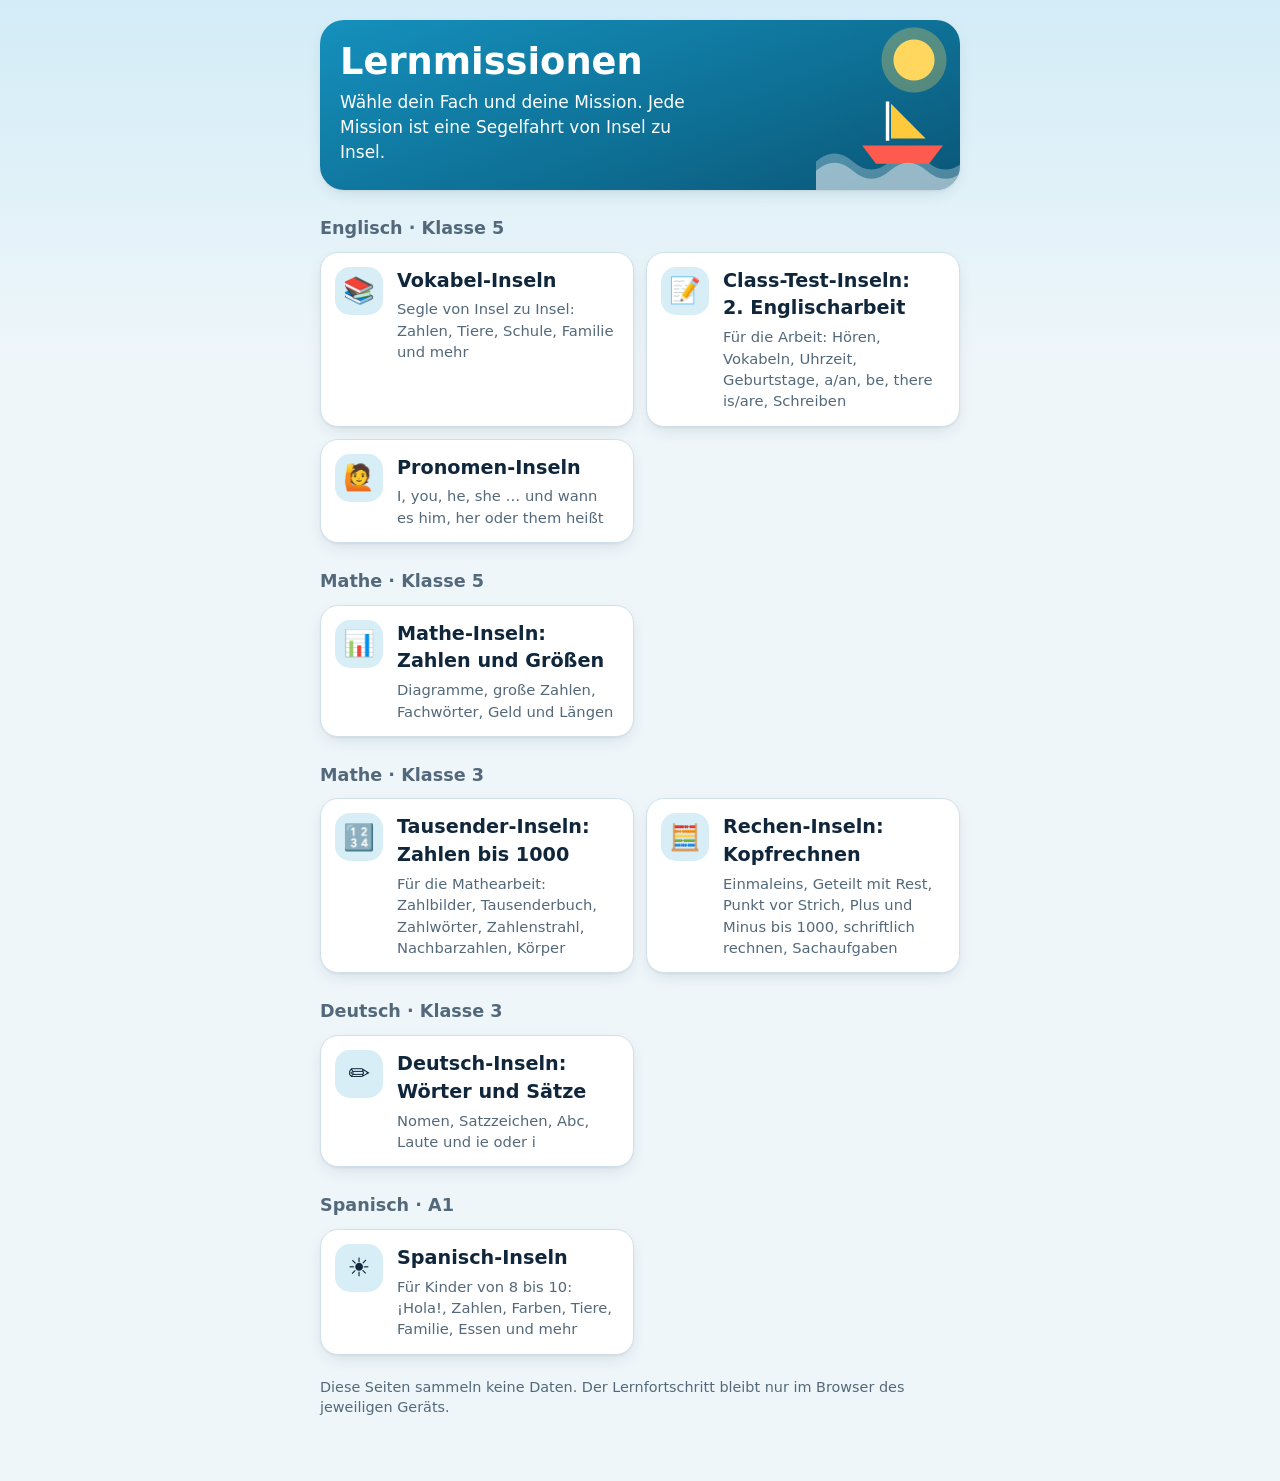
<file: index.html>
<!doctype html>
<html lang="de">
<head>
<meta charset="utf-8">
<meta name="viewport" content="width=device-width,initial-scale=1,viewport-fit=cover">
<meta name="apple-mobile-web-app-capable" content="yes">
<meta name="apple-mobile-web-app-title" content="Lernmissionen">
<link rel="apple-touch-icon" href="[data-uri]">
<link rel="icon" href="[data-uri]">
<title>Lernmissionen</title>
<link rel="stylesheet" href="gemeinsam/stil.css">
<style>/* Übersicht: ein Abschnitt pro Fach und Klasse, eine Kachel pro Mission. Neue Mission = neuer Ordner + neue Kachel. */
html{-webkit-text-size-adjust:100%}body{margin:0}h2.sec{margin:26px 0 10px}</style>
</head>
<body>
<main id="app">
<section class="hero"><h1>Lernmissionen</h1><p>Wähle dein Fach und deine Mission. Jede Mission ist eine Segelfahrt von Insel zu Insel.</p>
<svg viewBox="0 0 130 90" aria-hidden="true"><path class="wv" d="M0 62q16-14 32 0t32 0 32 0 32 0 32 0 32 0v28H0z" fill="#ffffff" opacity=".28"/>
 <g class="bob"><path d="M62 10v34" stroke="#fff" stroke-width="3"/><path d="M65 12l30 30H65z" fill="#ffc93c"/><path d="M40 48h70l-12 16H52z" fill="#ff5a4e"/></g>
 <path class="wv wv2" d="M0 70q16-14 32 0t32 0 32 0 32 0 32 0 32 0v20H0z" fill="#ffffff" opacity=".4"/></svg></section>

<h2 class="sec">Englisch · Klasse 5</h2>
<div class="grid">
 <a class="tile" data-ico="📚" href="englisch-5/vokabeln/"><h3>Vokabel-Inseln</h3><span class="sub">Segle von Insel zu Insel: Zahlen, Tiere, Schule, Familie und mehr</span></a>
 <a class="tile" data-ico="📝" href="englisch-5/klassenarbeit-2/"><h3>Class-Test-Inseln: 2. Englischarbeit</h3><span class="sub">Für die Arbeit: Hören, Vokabeln, Uhrzeit, Geburtstage, a/an, be, there is/are, Schreiben</span></a>
 <a class="tile" data-ico="🙋" href="englisch-5/pronomen/"><h3>Pronomen-Inseln</h3><span class="sub">I, you, he, she … und wann es him, her oder them heißt</span></a>
</div>

<h2 class="sec">Mathe · Klasse 5</h2>
<div class="grid">
 <a class="tile" data-ico="📊" href="mathe-5/zahlen-und-groessen/"><h3>Mathe-Inseln: Zahlen und Größen</h3><span class="sub">Diagramme, große Zahlen, Fachwörter, Geld und Längen</span></a>
</div>

<h2 class="sec">Mathe · Klasse 3</h2>
<div class="grid">
 <a class="tile" data-ico="🔢" href="mathe-3/zahlen-bis-1000/"><h3>Tausender-Inseln: Zahlen bis 1000</h3><span class="sub">Für die Mathearbeit: Zahlbilder, Tausenderbuch, Zahlwörter, Zahlenstrahl, Nachbarzahlen, Körper</span></a>
 <a class="tile" data-ico="🧮" href="mathe-3/kopfrechnen/"><h3>Rechen-Inseln: Kopfrechnen</h3><span class="sub">Einmaleins, Geteilt mit Rest, Punkt vor Strich, Plus und Minus bis 1000, schriftlich rechnen, Sachaufgaben</span></a>
</div>

<h2 class="sec">Deutsch · Klasse 3</h2>
<div class="grid">
 <a class="tile" data-ico="✏️" href="deutsch-3/woerter-und-saetze/"><h3>Deutsch-Inseln: Wörter und Sätze</h3><span class="sub">Nomen, Satzzeichen, Abc, Laute und ie oder i</span></a>
</div>

<h2 class="sec">Spanisch · A1</h2>
<div class="grid">
 <a class="tile" data-ico="☀️" href="spanisch-a1/vokabeln/"><h3>Spanisch-Inseln</h3><span class="sub">Für Kinder von 8 bis 10: ¡Hola!, Zahlen, Farben, Tiere, Familie, Essen und mehr</span></a>
</div>

<p class="tip">Diese Seiten sammeln keine Daten. Der Lernfortschritt bleibt nur im Browser des jeweiligen Geräts.</p>
</main>
</body>
</html>
</file>
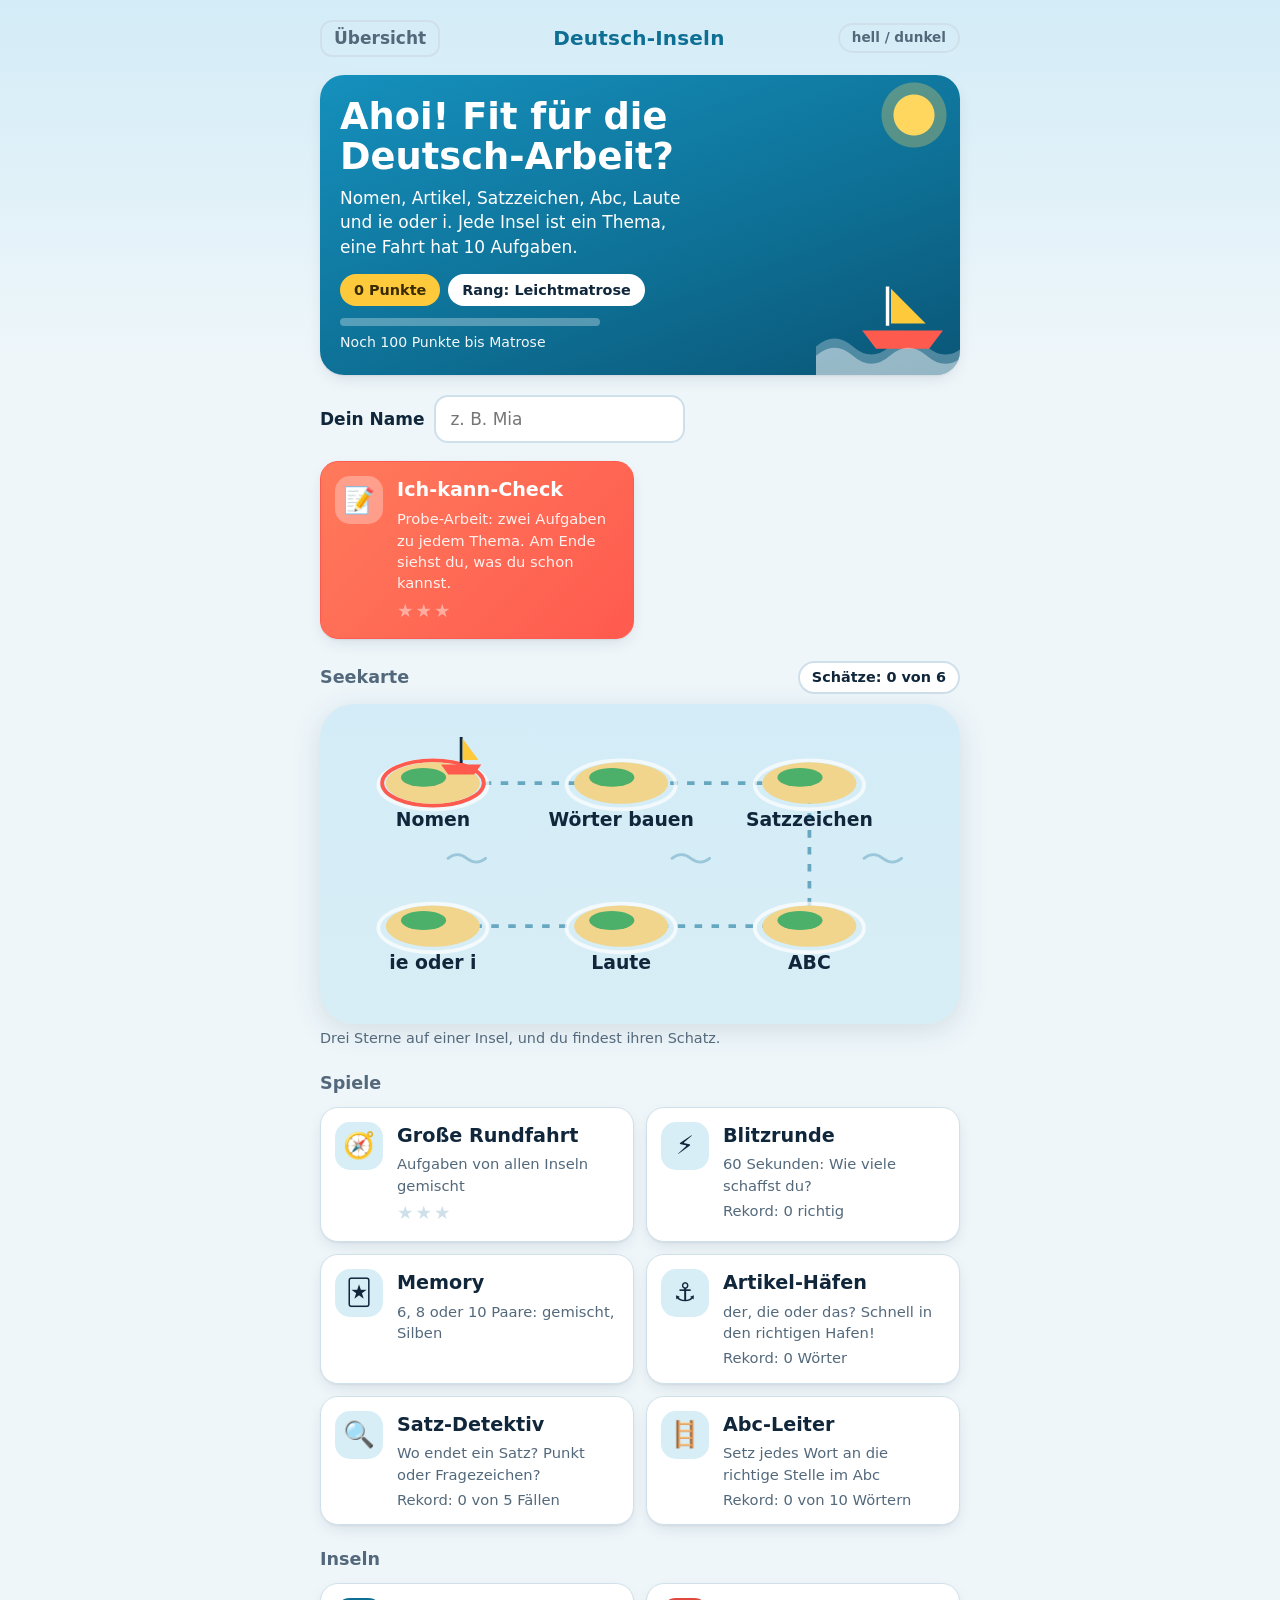
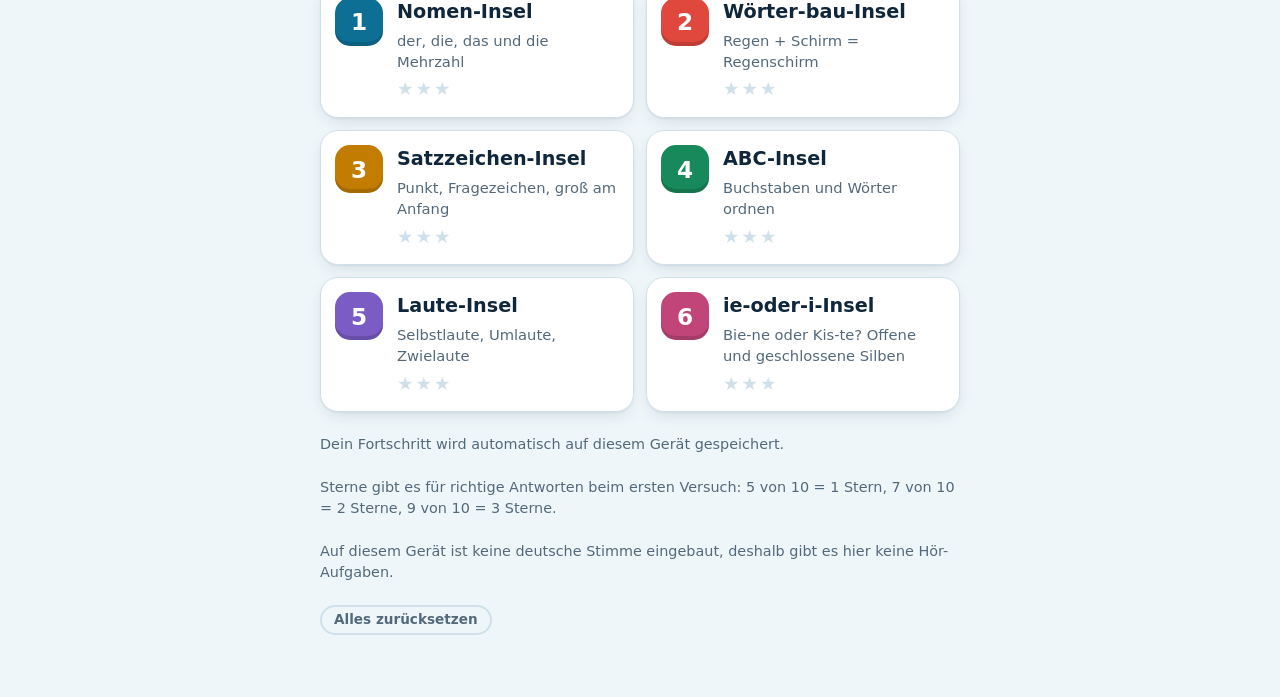
<file: deutsch-3/woerter-und-saetze/index.html>
<!doctype html>
<html lang="de" data-voice="de">
<head>
<meta charset="utf-8">
<meta name="viewport" content="width=device-width,initial-scale=1,viewport-fit=cover">
<meta name="apple-mobile-web-app-capable" content="yes">
<meta name="mobile-web-app-capable" content="yes">
<meta name="apple-mobile-web-app-title" content="Deutsch">
<meta name="apple-mobile-web-app-status-bar-style" content="default">
<link rel="apple-touch-icon" href="[data-uri]">
<link rel="icon" href="[data-uri]">
<style>html{-webkit-text-size-adjust:100%;color-scheme:light}body{margin:0}[hidden]{display:none!important}</style>
<title>Deutsch-Inseln</title>
<link rel="stylesheet" href="../../gemeinsam/stil.css">

</head>
<body>
<div id="app"></div>
<script src="../../gemeinsam/gemeinsam.js"></script>
<script src="../../gemeinsam/runde.js"></script>
<script src="../../gemeinsam/spiele.js"></script>
<script>
const BRAND='Deutsch-Inseln',MISSED='Diese Aufgaben üben wir weiter',TYPE_PH='Wort';
const TOPICS=[
 {id:'nomen',name:'Nomen-Insel',map:'Nomen',sub:'der, die, das und die Mehrzahl',can:'Nomen erkennen und den richtigen Artikel finden'},
 {id:'zusammen',name:'Wörter-bau-Insel',map:'Wörter bauen',sub:'Regen + Schirm = Regenschirm',can:'Zusammengesetzte Nomen bilden und zerlegen'},
 {id:'satz',name:'Satzzeichen-Insel',map:'Satzzeichen',sub:'Punkt, Fragezeichen, groß am Anfang',can:'Satzgrenzen erkennen und Satzzeichen setzen'},
 {id:'abc',name:'ABC-Insel',map:'ABC',sub:'Buchstaben und Wörter ordnen',can:'Wörter nach dem Abc sortieren'},
 {id:'laute',name:'Laute-Insel',map:'Laute',sub:'Selbstlaute, Umlaute, Zwielaute',can:'Selbstlaute, Umlaute und Zwielaute kennen'},
 {id:'ie',name:'ie-oder-i-Insel',map:'ie oder i',sub:'Bie-ne oder Kis-te? Offene und geschlossene Silben',can:'ie oder i richtig schreiben'}
];
const MAP=[[60,42],[160,42],[260,42],[260,118],[160,118],[60,118]]; // Seekarte, Reihenfolge wie TOPICS

/* ---------- Wörter und Sätze (eigene Beispiele) ---------- */
// Nomen: [Wort, Artikel, Mehrzahl (weitere richtige Formen mit |), Gruppe, Emoji]
const NOMEN=[
 ['Mutter','die','Mütter','Mensch',''],['Vater','der','Väter','Mensch',''],['Kind','das','Kinder','Mensch','🧒'],['Lehrerin','die','Lehrerinnen','Mensch','👩‍🏫'],
 ['Junge','der','Jungen|Jungs','Mensch','👦'],['Mädchen','das','Mädchen','Mensch','👧'],['Oma','die','Omas','Mensch','👵'],['Opa','der','Opas','Mensch','👴'],
 ['Freund','der','Freunde','Mensch',''],['Bruder','der','Brüder','Mensch',''],['Schwester','die','Schwestern','Mensch',''],['Baby','das','Babys','Mensch','👶'],
 ['Hund','der','Hunde','Tier','🐕'],['Katze','die','Katzen','Tier','🐈'],['Maus','die','Mäuse','Tier','🐭'],['Pferd','das','Pferde','Tier','🐴'],
 ['Vogel','der','Vögel','Tier','🐦'],['Ente','die','Enten','Tier','🦆'],['Schwein','das','Schweine','Tier','🐷'],['Kuh','die','Kühe','Tier','🐄'],
 ['Schaf','das','Schafe','Tier','🐑'],['Frosch','der','Frösche','Tier','🐸'],['Schnecke','die','Schnecken','Tier','🐌'],['Fisch','der','Fische','Tier','🐟'],
 ['Hase','der','Hasen','Tier','🐇'],['Löwe','der','Löwen','Tier','🦁'],['Biene','die','Bienen','Tier','🐝'],['Igel','der','Igel','Tier','🦔'],
 ['Baum','der','Bäume','Pflanze','🌳'],['Blume','die','Blumen','Pflanze','💐'],['Rose','die','Rosen','Pflanze','🌹'],['Tulpe','die','Tulpen','Pflanze','🌷'],
 ['Busch','der','Büsche','Pflanze',''],['Tanne','die','Tannen','Pflanze','🌲'],['Sonnenblume','die','Sonnenblumen','Pflanze','🌻'],
 ['Tisch','der','Tische','Ding',''],['Stuhl','der','Stühle','Ding','🪑'],['Buch','das','Bücher','Ding','📖'],['Heft','das','Hefte','Ding',''],
 ['Stift','der','Stifte','Ding','✏️'],['Ball','der','Bälle','Ding','⚽'],['Haus','das','Häuser','Ding','🏠'],['Auto','das','Autos','Ding','🚗'],
 ['Schuh','der','Schuhe','Ding','👟'],['Jacke','die','Jacken','Ding','🧥'],['Tasche','die','Taschen','Ding','👜'],['Lampe','die','Lampen','Ding','💡'],
 ['Uhr','die','Uhren','Ding','⏰'],['Tür','die','Türen','Ding','🚪'],['Fenster','das','Fenster','Ding',''],['Brille','die','Brillen','Ding','👓'],
 ['Schlüssel','der','Schlüssel','Ding','🔑'],['Kiste','die','Kisten','Ding','📦'],['Löffel','der','Löffel','Ding','🥄'],['Zug','der','Züge','Ding','🚆'],
 ['Fahrrad','das','Fahrräder','Ding','🚲'],['Schere','die','Scheren','Ding','✂️'],['Glas','das','Gläser','Ding','']
];
// Wörter, die keine Nomen sind (auch in GROSSBUCHSTABEN eindeutig kein Nomen)
const KEIN_NOMEN=['spielt','rennt','malt','lacht','singt','liest','schreibt','hüpft','schläft','klein','schnell','bunt','leise','lustig','eckig','warm','dünn','das','ein','diese','und','mit'];
// Zusammengesetzte Nomen: [Wort 1, Artikel 1, Wort 2, Artikel 2, ganzes Wort]; der Artikel richtet sich nach dem letzten Wort
const ZUS=[
 ['Regen','der','Schirm','der','Regenschirm'],['Regen','der','Bogen','der','Regenbogen'],['Regen','der','Wolke','die','Regenwolke'],['Fuß','der','Ball','der','Fußball'],
 ['Apfel','der','Baum','der','Apfelbaum'],['Haus','das','Tür','die','Haustür'],['Spiel','das','Platz','der','Spielplatz'],['Brief','der','Kasten','der','Briefkasten'],
 ['Sonne','die','Blume','die','Sonnenblume'],['Wasser','das','Flasche','die','Wasserflasche'],['Fenster','das','Griff','der','Fenstergriff'],['Tasche','die','Lampe','die','Taschenlampe'],
 ['Zahn','der','Bürste','die','Zahnbürste'],['Hand','die','Schuh','der','Handschuh'],['Auto','das','Tür','die','Autotür'],['Auto','das','Reifen','der','Autoreifen'],
 ['Schnee','der','Mann','der','Schneemann'],['Garten','der','Haus','das','Gartenhaus'],['Blume','die','Topf','der','Blumentopf'],['Müll','der','Tonne','die','Mülltonne'],
 ['Stuhl','der','Bein','das','Stuhlbein'],['Vogel','der','Haus','das','Vogelhaus'],['Pferd','das','Stall','der','Pferdestall'],['Hund','der','Hütte','die','Hundehütte'],
 ['Schlüssel','der','Loch','das','Schlüsselloch'],['Baum','der','Haus','das','Baumhaus'],['Sand','der','Burg','die','Sandburg'],['Brot','das','Dose','die','Brotdose'],
 ['Tisch','der','Bein','das','Tischbein'],['Post','die','Karte','die','Postkarte']
];
// Sätze: [Satz ohne Satzzeichen, Satzart (A = Aussage, F = Frage), beginnt mit Nomen oder Name]
const SAETZE=[
 ['Lara spielt im Garten','A',1],['Der Hund bellt laut','A',0],['Mama kocht heute Suppe','A',1],['Wir gehen morgen in den Zoo','A',0],['Ben malt ein Bild','A',1],
 ['Die Sonne scheint','A',0],['Oma backt einen Kuchen','A',1],['Tim liest ein Buch','A',1],['Die Katze schläft auf dem Sofa','A',0],['Papa repariert das Fahrrad','A',1],
 ['Im Garten blühen Blumen','A',0],['Mia hat heute Geburtstag','A',1],['Es regnet seit dem Morgen','A',0],['Ich trinke einen Kakao','A',0],['Die Kinder lachen','A',0],
 ['Wo ist mein Schuh','F',0],['Kommst du mit','F',0],['Was gibt es heute zu essen','F',0],['Wann beginnt die Pause','F',0],['Hast du Hunger','F',0],
 ['Wer hat den Ball','F',0],['Spielst du mit mir','F',0],['Wie heißt dein Hund','F',0],['Darf ich mitkommen','F',0],['Warum lachst du','F',0]
];
const NAMEN_NOMEN=['Lara','Mama','Ben','Oma','Tim','Papa','Mia','Garten','Ball','Schuh','Sonne','Katze','Hund','Kinder','Kuchen','Buch','Bild','Suppe','Zoo','Sofa','Fahrrad','Blumen','Geburtstag','Morgen','Kakao','Pause','Hunger'];
// Laute einsetzen: Selbstlaute [Emoji, Wort, Stelle der Lücke]; bei Umlauten und Zwielauten sucht die Seite die Stelle selbst
const SELBST=[['🐕','Hund',1],['🐇','Hase',1],['👖','Hose',1],['⚽','Ball',1],['🐟','Fisch',1],['✏️','Stift',2],['🍴','Gabel',1],['🖌️','Pinsel',1],['🥫','Dose',1],['🌹','Rose',1],['👃','Nase',1],['🎩','Hut',1],['🐄','Kuh',1],['🚌','Bus',1],['🦆','Ente',0],['🍎','Apfel',0],['🦔','Igel',0]];
const UMLAUT=[['🐻','Bär'],['🧀','Käse'],['🥕','Möhre'],['👑','König'],['🚪','Tür'],['🔑','Schlüssel'],['🧢','Mütze'],['🐞','Käfer'],['🦁','Löwe'],['🥄','Löffel'],['🎲','Würfel'],['🥦','Gemüse'],['','schön'],['','müde'],['','spät'],['','fühlen'],['','hören'],['','zählen']];
const ZWIE=[['🪣','Eimer'],['🐭','Maus'],['🌽','Mais'],['🪜','Leiter'],['🏠','Haus'],['🦉','Eule'],['🔥','Feuer'],['👗','Kleid'],['🌳','Baum'],['🚗','Auto'],['🧼','Seife'],['🦈','Hai'],['👍','Daumen'],['🍂','Laub'],['🏘️','Häuser']];
const ZWIELAUTE=['ai','au','äu','ei','eu'];
// Silben: Wörter mit Trennstrichen
const SILBEN=['Hund','Kat-ze','Ba-na-ne','Schu-le','Te-le-fon','Scho-ko-la-de','Kro-ko-dil','Ap-fel','E-le-fant','Gi-raf-fe','Fahr-rad','Re-gen-schirm','Ge-burts-tag','Ku-gel-schrei-ber','Was-ser','Blu-me','Fuß-ball','Spiel-platz','Son-ne','Ta-schen-lam-pe','Pau-se','Hams-ter','Ma-ri-en-kä-fer','Schmet-ter-ling','Ei','Brot','Pau-sen-hof','Klas-sen-zim-mer','Turn-hal-le','Schul-ta-sche','Was-ser-fla-sche'];
// ie oder i nach der Silbenmethode: [Wort in Silben, Emoji, Art]
// 'ie': 1. Silbe offen (endet mit Selbstlaut), i lang  ·  'i': 1. Silbe geschlossen (endet mit Mitlaut), i kurz
// 'merk': i lang in offener Silbe, aber ohne e (Merkwort). Nur zweisilbige Wörter, damit die Silbenregel sichtbar ist.
const IE=[['Bie-ne','🐝','ie'],['Zie-ge','🐐','ie'],['Wie-se','','ie'],['Spie-gel','🪞','ie'],['Rie-se','','ie'],['Stie-fel','👢','ie'],['Flie-ge','🪰','ie'],
 ['Zwie-bel','🧅','ie'],['Brie-fe','','ie'],['Tie-re','','ie'],['Lie-der','','ie'],['sie-ben','','ie'],['flie-gen','','ie'],['spie-len','','ie'],['lie-gen','','ie'],
 ['rie-chen','','ie'],['lie-ben','','ie'],['schie-ben','','ie'],
 ['Kis-te','📦','i'],['Lis-te','','i'],['Hil-fe','','i'],['Stif-te','','i'],['Spin-ne','🕷️','i'],['Pin-sel','🖌️','i'],['Bril-le','👓','i'],['Kir-sche','','i'],
 ['Him-mel','','i'],['Zim-mer','','i'],['Kin-der','','i'],['Bil-der','','i'],['Win-ter','','i'],['Mit-te','','i'],['Bir-ne','','i'],['Kis-sen','','i'],
 ['trin-ken','','i'],['win-ken','','i'],['bit-te','','i'],
 ['Ti-ger','🐯','merk'],['I-gel','🦔','merk'],['Ki-no','','merk'],['Bi-ber','','merk']];
const IE_MERK1=['mir','dir','wir']; // kurze Merkwörter mit langem i ohne e

/* ---------- Hilfen ---------- */
const R=(a,b)=>a+Math.floor(Math.random()*(b-a+1));
const cap=t=>t[0].toUpperCase()+t.slice(1);
const UP=t=>t.toUpperCase().replace(/ß/g,'SS');
const mc=o=>Object.assign({kind:'mc'},o);
const GAP='<span class="gap">?</span>';
const emo=e=>e?`<span class="emo" aria-hidden="true">${e}</span>`:'';
const ein=a=>a==='die'?'eine':'ein';
const ABC='ABCDEFGHIJKLMNOPQRSTUVWXYZ';
const VOKALE='aeiou';

/* ---------- Nomen-Insel ---------- */
const NO={
 erkennen(){const n=pick(NOMEN),o=shuffle([UP(n[0])].concat(shuffle(KEIN_NOMEN).slice(0,3).map(UP)));
  return mc({label:'Welches Wort ist ein Nomen?',html:'<p>Nomen sind Wörter für Menschen, Tiere, Pflanzen und Dinge.</p>',options:o,correct:UP(n[0]),sol:`${n[1]} ${n[0]} ist ein Nomen.`,say:`${n[1]} ${n[0]}`})},
// alle Nomen: ohne „Junge“ (JUNGE könnte auch das Wiewort „junge“ sein)
 alle(){const ns=shuffle(NOMEN.filter(n=>n[0]!=='Junge')).slice(0,R(2,4)),ws=shuffle(ns.map(n=>UP(n[0])).concat(shuffle(KEIN_NOMEN).slice(0,7-ns.length).map(UP)));
  return {kind:'alle',label:'Tippe alle Nomen an',html:'<p>Nomen sind Wörter für Menschen, Tiere, Pflanzen und Dinge. Prüfe: Passt der, die oder das davor?</p>',tiles:ws,hits:ws.flatMap((w,i)=>ns.some(n=>UP(n[0])===w)?[i]:[]),sol:'Nomen: '+ns.map(n=>`${n[1]} ${n[0]}`).join(', ')}},
 artikel(){const n=pick(NOMEN);return mc({label:'Welcher Artikel passt?',html:`<p class="big">${emo(n[4])}${GAP} ${n[0]}</p>`,options:['der','die','das'],correct:n[1],sol:`${n[1]} ${n[0]}`,say:`${n[1]} ${n[0]}`})},
 unbestimmt(){const n=pick(NOMEN);return mc({label:'Welcher unbestimmte Artikel passt?',html:`<p class="big">${emo(n[4])}${GAP} ${n[0]}</p>`,options:['ein','eine'],correct:ein(n[1]),sol:`${ein(n[1])} ${n[0]} (${n[1]} ${n[0]})`,say:`${ein(n[1])} ${n[0]}`})},
 welcherArt(){const a=pick(['der','die','das','ein','eine']),b=['der','die','das'].includes(a);
  return mc({label:'Bestimmt oder unbestimmt?',html:`<p class="big">„${a}“</p><p>Ist dieser Artikel bestimmt oder unbestimmt?</p>`,options:['bestimmter Artikel','unbestimmter Artikel'],correct:b?'bestimmter Artikel':'unbestimmter Artikel',sol:'der, die, das sind bestimmte Artikel. ein, eine sind unbestimmte Artikel.'})},
 mehrzahl(){const n=pick(NOMEN.filter(n=>n[2]!==n[0])),pl=n[2].split('|');return {kind:'type',label:'Schreibe die Mehrzahl',html:`<p class="big">${emo(n[4])}${n[1]} ${n[0]} → die ${GAP}</p>`,accept:pl,correct:pl[0],sol:`${n[1]} ${n[0]} – die ${pl[0]}`,say:`die ${pl[0]}`}},
 einzahl(){const n=pick(NOMEN.filter(n=>n[2]!==n[0])),pl=n[2].split('|')[0]; // andere Antworten: Einzahl-Wörter, die nicht auch Mehrzahl sein können
  return mc({label:'Einzahl oder Mehrzahl?',html:`<p>Welches Wort steht in der <b>Mehrzahl</b>?</p>`,options:shuffle([pl].concat(shuffle(NOMEN.filter(x=>x!==n&&x[2]!==x[0])).slice(0,3).map(x=>x[0]))),correct:pl,sol:`„die ${pl}“ ist die Mehrzahl. Die Einzahl heißt „${n[1]} ${n[0]}“.`})},
 gruppe(){const n=pick(NOMEN);return mc({label:'Wozu gehört das Nomen?',html:`<p class="big">${emo(n[4])}${n[1]} ${n[0]}</p>`,options:['Mensch','Tier','Pflanze','Ding'],correct:n[3],sol:`${n[1]} ${n[0]}: ${n[3]}`,say:`${n[1]} ${n[0]}`})}
};
function uniqStr(a){return [...new Set(a)]}

/* ---------- Wörter-bau-Insel (zusammengesetzte Nomen) ---------- */
const ZU={
 bilden(){const z=pick(ZUS),near=ZUS.filter(x=>x!==z&&(x[0]===z[0]||x[2]===z[2])),o=uniqStr(shuffle(near).concat(shuffle(ZUS.filter(x=>x!==z))).map(x=>x[4])).filter(w=>w!==z[4]).slice(0,3);
  return mc({label:'Welches Wort entsteht?',html:`<p class="big">${z[1]} ${z[0]} + ${z[3]} ${z[2]} = ?</p>`,options:shuffle([z[4]].concat(o)),correct:z[4],sol:`${z[1]} ${z[0]} + ${z[3]} ${z[2]} = ${z[3]} ${z[4]}`,say:`${z[3]} ${z[4]}`})},
 schreiben(){const z=pick(ZUS.filter(z=>z[4]===z[0]+z[2].toLowerCase()));
  return {kind:'type',label:'Schreibe das zusammengesetzte Nomen',html:`<p class="big">${z[1]} ${z[0]} + ${z[3]} ${z[2]} = ${z[3]} ${GAP}</p>`,accept:[z[4]],correct:z[4],sol:`${z[3]} ${z[4]}`,say:`${z[3]} ${z[4]}`}},
 artikel(){const z=pick(ZUS);
  return mc({label:'Welcher Artikel passt?',html:`<p class="big">${GAP} ${z[4]}</p><p class="tip">Tipp: Der Artikel richtet sich nach dem letzten Wort.</p>`,options:['der','die','das'],correct:z[3],sol:`${z[3]} ${z[4]}, denn es heißt ${z[3]} ${z[2]}.`,say:`${z[3]} ${z[4]}`})},
 zerlegen(){const z=pick(ZUS),first=Math.random()<.5,[a,w]=first?[z[1],z[0]]:[z[3],z[2]],ans=`${a} ${w}`; // mit Artikel: ein falscher Artikel am richtigen Wort ist auch falsch
  const pool=uniqStr(ZUS.flatMap(x=>[`${x[1]} ${x[0]}`,`${x[3]} ${x[2]}`])).filter(x=>!x.endsWith(' '+z[0])&&!x.endsWith(' '+z[2]));
  return mc({label:'Welches Nomen fehlt? Achte auch auf den Artikel.',html:`<p class="big">${z[3]} ${z[4]} = ${first?`${GAP} + ${z[3]} ${z[2]}`:`${z[1]} ${z[0]} + ${GAP}`}</p>`,options:shuffle([ans,`${pick(['der','die','das'].filter(x=>x!==a))} ${w}`].concat(shuffle(pool).slice(0,2))),correct:ans,sol:`${z[3]} ${z[4]} = ${z[1]} ${z[0]} + ${z[3]} ${z[2]}`})},
// finden: ohne „Fahrrad“ (fahren + Rad, also nicht aus zwei Nomen)
 finden(){const zs=shuffle(ZUS).filter((z,i,a)=>a.findIndex(x=>x[4]===z[4])===i).slice(0,R(2,3)),simple=shuffle(NOMEN.filter(n=>!ZUS.some(x=>x[4]===n[0])&&n[0]!=='Fahrrad')).slice(0,6-zs.length).map(n=>n[0]);
  const ws=shuffle(zs.map(z=>z[4]).concat(simple));
  return {kind:'alle',label:'Tippe alle zusammengesetzten Nomen an',html:'<p>Ein zusammengesetztes Nomen besteht aus zwei Nomen.</p>',tiles:ws,hits:ws.flatMap((w,i)=>zs.some(z=>z[4]===w)?[i]:[]),sol:zs.map(z=>`${z[4]} = ${z[0]} + ${z[2]}`).join(', ')}}
};

/* ---------- Satzzeichen-Insel ---------- */
const startKlein=s=>s[2]?s[0]:s[0][0].toLowerCase()+s[0].slice(1); // Satzanfang klein, außer bei Nomen und Namen
const mark=s=>s[1]==='F'?'?':'.';
function twoSentences(){let a,b;do{a=pick(SAETZE);b=pick(SAETZE)}while(a===b);return [a,b]}
const text=ss=>ss.map(s=>s[0]+mark(s)).join(' ');
const SZ={
 zeichen(){const s=pick(SAETZE);return mc({label:'Welches Satzzeichen fehlt?',html:`<p class="big">${s[0]} ${GAP}</p>`,options:['.','?'],correct:mark(s),sol:`${s[0]}${mark(s)} ${s[1]==='F'?'Das ist eine Frage.':'Das ist ein Aussagesatz.'}`,say:s[0]+mark(s)})},
 satzart(){const s=pick(SAETZE);return mc({label:'Was für ein Satz ist das?',html:`<p class="big">${s[0]}${mark(s)}</p>`,options:['Aussagesatz','Fragesatz'],correct:s[1]==='F'?'Fragesatz':'Aussagesatz',sol:s[1]==='F'?'Fragesatz: Am Ende steht ein Fragezeichen.':'Aussagesatz: Am Ende steht ein Punkt.',say:s[0]+mark(s)})},
 gross(){const ss=shuffle(SAETZE).slice(0,3),ok=text(ss),ws=ok.split(' '); // alles klein: Satzanfänge, Nomen und Namen antippen
  return {kind:'alle',label:'Tippe alle Wörter an, die man großschreibt',html:'<p>Satzanfänge, Nomen und Namen schreibt man groß.</p>',tiles:ws.map(w=>w.toLowerCase()),hits:ws.flatMap((w,i)=>w[0]!==w[0].toLowerCase()?[i]:[]),sol:ok,say:ok}},
 grenzen(){const [a,b]=twoSentences(),c=pick(SAETZE.filter(s=>s!==a&&s!==b)),tail=' '+text([c]),ok=`${a[0]}${mark(a)} ${b[0]}${mark(b)}`+tail,aw=a[0].split(' ');
  const w=[];
  w.push(`${aw.slice(0,-1).join(' ')}${mark(a)} ${cap(aw[aw.length-1])} ${startKlein(b)}${mark(b)}`); // Grenze an falscher Stelle
  w.push(`${a[0]} ${startKlein(b)}${mark(b)}`);                                                   // Satzzeichen fehlt
  if(a[1]==='F')w.push(`${a[0]}. ${b[0]}${mark(b)}`);                                            // Punkt nach einer Frage
  if(!b[2])w.push(`${a[0]}${mark(a)} ${startKlein(b)}${mark(b)}`);                                 // klein nach dem Punkt
  return mc({label:'Welcher Text ist richtig geschrieben?',html:'<p>Achte auf Satzzeichen und große Satzanfänge.</p>',options:shuffle([ok].concat(shuffle(uniqStr(w.map(x=>x+tail)).filter(x=>x!==ok)).slice(0,2))),correct:ok,sol:ok,say:ok})}
};

/* ---------- ABC-Insel ---------- */
const ABCW=['Ampel','Banane','Clown','Dach','Eule','Fuchs','Gabel','Hund','Insel','Junge','Kerze','Lampe','Mond','Nest','Obst','Pilz','Quark','Rabe','Sonne','Tasse','Uhr','Vase','Wolke','Zebra','Hose','Hand','Haus','Hemd','Hut','Hase','Berg','Ball','Bus','Brot','Biene','Buch'];
const AB={
 luecke(){const i=R(0,21),[g,h]=shuffle([0,1,2,3,4]).slice(0,2).sort(),row=[...ABC.slice(i,i+5)],pair=(x,y)=>`${x} und ${y}`; // fünf Buchstaben, zwei fehlen
  const ok=pair(row[g],row[h]),o=uniqStr([ok,pair(row[h],row[g])].concat([-1,1].filter(d=>i+g+d>=0&&i+h+d<26).map(d=>pair(ABC[i+g+d],ABC[i+h+d])))).slice(0,4);
  return mc({label:'Welche Buchstaben fehlen?',html:`<p class="big">${row.map((c,j)=>j===g||j===h?GAP:c).join(' ')}</p><p class="tip">Erst die erste Lücke, dann die zweite.</p>`,options:shuffle(o),correct:ok,sol:row.join(' ')})},
 nachbar(){const i=R(1,24),nach=Math.random()<.5,L=nach?ABC[i+1]:ABC[i-1];
  return mc({label:'Abc',html:`<p class="big">Welcher Buchstabe kommt ${nach?'nach':'vor'} <b>${ABC[i]}</b>?</p>`,options:shuffle(uniqStr([L,ABC[nach?i-1:i+1],ABC[nach?Math.min(25,i+2):Math.max(0,i-2)],ABC[(i+5)%26]]).filter(x=>x!==ABC[i])),correct:L,sol:nach?`${ABC[i]} ${L}`:`${L} ${ABC[i]}`})},
 ordnen(){const same=Math.random()<.4;let ws;
  // gleicher Anfang: Gruppen mit verschiedenen zweiten Buchstaben
  if(same)ws=shuffle(pick([['Hand','Hemd','Hose','Hund'],['Ball','Berg','Biene','Brot','Bus']])).slice(0,4);else{ws=[];for(const w of shuffle(ABCW))if(!ws.some(x=>x[0]===w[0])){ws.push(w);if(ws.length===6)break}}
  const s=ws.slice().sort((a,b)=>a.toLowerCase()<b.toLowerCase()?-1:1);
  return {kind:'build',label:'Ordne nach dem Abc',html:`<p>Tippe die Wörter in der Reihenfolge des Abc an.${same?' Alle beginnen gleich – schau auf den zweiten Buchstaben!':''}</p>`,tiles:shuffle(ws),target:s.join(' '),sol:s.join(', ')}},
 erstes(){const ws=[];for(const w of shuffle(ABCW))if(!ws.some(x=>x[0]===w[0])){ws.push(w);if(ws.length===4)break}const f=ws.slice().sort((a,b)=>a<b?-1:1)[0];
  return mc({label:'Welches Wort steht im Abc zuerst?',html:'<p>Schau auf den ersten Buchstaben.</p>',options:shuffle(ws.slice()),correct:f,sol:`${f} steht zuerst.`})},
 raetsel(){const w=pick(['HUND','HAUS','BALL','OMA','OPA','MAUS','BAUM','NEST','HUT','BUS','ROSE','KUH','EULE','SONNE','MOND']),nums=[...w].map(c=>ABC.indexOf(c)+1);
  return {kind:'type',label:'Abc-Rätsel: Welches Wort ist es?',html:`<p class="tip">A = 1, B = 2, C = 3 … Z = 26</p><p class="abcrow">${[...ABC].map((c,i)=>`<span><b>${c}</b>${i+1}</span>`).join('')}</p><p class="big">${nums.join(' – ')}</p>`,
    accept:[w,cap(w.toLowerCase())],correct:w,sol:`${nums.join(' – ')} = ${w}`}},
 anzahl(){return mc({label:'Abc',html:'<p class="big">Wie viele Buchstaben hat das Abc?</p>',options:['24','26','28','30'],correct:'26',sol:'Das Abc hat 26 Buchstaben.'})}
};

/* ---------- Laute-Insel ---------- */
function lueckeWort(w,i,n){return `${w.slice(0,i)}${GAP}${w.slice(i+n)}`}
const LA={
 selbst(){const [e,w,i]=pick(SELBST),v=w[i],o=(i===0?['A','E','I','O','U']:['a','e','i','o','u']);
  return mc({label:'Welcher Selbstlaut fehlt?',html:`<p class="big">${emo(e)}${lueckeWort(w,i,1)}</p>`,options:o,correct:v,sol:w,say:w})},
 umlaut(){const [e,w]=pick(UMLAUT),i=w.search(/[äöü]/i);return mc({label:'Setze den Umlaut ein: ä, ö oder ü?',html:`<p class="big">${emo(e)}${lueckeWort(w,i,1)}</p>`,options:['ä','ö','ü'],correct:w[i],sol:w,say:w})},
 zwie(){const [e,w]=pick(ZWIE),i=w.search(/ai|au|äu|ei|eu/i),z=w.slice(i,i+2),o=ZWIELAUTE.map(x=>i===0?cap(x):x);
  return mc({label:'Setze den Zwielaut ein',html:`<p class="big">${emo(e)}${lueckeWort(w,i,2)}</p>`,options:o,correct:i===0?cap(z.toLowerCase()):z,sol:w,say:w})},
 gruppe(){const t=pick([['a','Selbstlaut'],['e','Selbstlaut'],['i','Selbstlaut'],['o','Selbstlaut'],['u','Selbstlaut'],['ä','Umlaut'],['ö','Umlaut'],['ü','Umlaut'],
   ['ai','Zwielaut'],['au','Zwielaut'],['äu','Zwielaut'],['ei','Zwielaut'],['eu','Zwielaut'],['m','Mitlaut'],['t','Mitlaut'],['k','Mitlaut'],['s','Mitlaut'],['r','Mitlaut']]);
  return mc({label:'Was ist das für ein Laut?',html:`<p class="big">${t[0]}</p>`,options:['Selbstlaut','Umlaut','Zwielaut','Mitlaut'],correct:t[1],sol:`${t[0]} ist ein ${t[1]}.`})},
 welcher(){const v=pick([...VOKALE]),c=shuffle([...'bcdfghklmnprstwz']).slice(0,3);
  return mc({label:'Welcher Buchstabe ist ein Selbstlaut?',html:'<p>Selbstlaute sind a, e, i, o, u.</p>',options:shuffle([v].concat(c)),correct:v,sol:`${v} ist ein Selbstlaut.`})},
 silben(){const w=pick(SILBEN),n=w.split('-').length,word=w.replace(/-/g,'');
  return {kind:'num',label:'Wie viele Silben hat das Wort?',html:`<p class="big">${word}</p><p class="tip">Tipp: Jede Silbe hat einen Selbstlaut (oder Umlaut, Zwielaut). Klatsche mit!</p>`,ans:n,sol:`${w}: ${n} ${n===1?'Silbe':'Silben'}`,say:word}}
};

/* ---------- ie-oder-i-Insel ---------- */
const ieWord=x=>x[0].replace(/-/g,''),ieFirst=x=>x[0].split('-')[0],ieOpen=x=>/[aeiouäöü]$/i.test(ieFirst(x));
const ieWhy=x=>x[2]==='merk'?`${x[0]}: Die erste Silbe ist offen, das i klingt lang – aber ohne e! Das ist ein Merkwort.`
  :x[2]==='ie'?`${x[0]}: Die erste Silbe ist offen, das i klingt lang. Deshalb ie.`:`${x[0]}: Die erste Silbe ist geschlossen, das i klingt kurz. Deshalb i.`;
const lueckeIE=w=>w.replace(/ie?/i,GAP);
const IEW=IE.filter(x=>x[2]!=='merk'); // Merkwörter nur in der Merkwort-Aufgabe: bei „lang“ oder „offen“ denken Kinder sonst an ie
const IE_={
 einsetzen(){const x=pick(IEW),w=ieWord(x);
  return mc({label:'ie oder i?',html:`<p class="big">${emo(x[1])}${lueckeIE(w)}</p><p class="tip">Sprich das Wort in Silben. Endet die erste Silbe mit dem i, schreibst du meistens ie.</p>`,options:['i','ie'],correct:x[2],sol:ieWhy(x),say:w})},
 offen(){const x=pick(IEW);
  return mc({label:'Ist die erste Silbe offen oder geschlossen?',html:`<p class="big">${x[0]}</p><p class="tip">Offen: Die Silbe endet mit einem Selbstlaut. Geschlossen: Sie endet mit einem Mitlaut.</p>`,options:['offen','geschlossen'],correct:ieOpen(x)?'offen':'geschlossen',sol:ieWhy(x),say:ieWord(x)})},
 tabelle(){const o=pick(IE.filter(x=>x[2]==='ie')),c=shuffle(IE.filter(x=>x[2]==='i')).slice(0,3);
  return mc({label:'Welches Wort hat eine offene erste Silbe?',html:'<p>Sprich die Wörter in Silben.</p>',options:shuffle([o].concat(c).map(x=>x[0])),correct:o[0],sol:ieWhy(o)})},
 lang(){const x=pick(IEW),w=ieWord(x);return mc({label:'Wird das i lang oder kurz gesprochen?',html:`<p class="big">${emo(x[1])}${w}</p>`,options:['lang','kurz'],correct:x[2]==='i'?'kurz':'lang',sol:ieWhy(x),say:w})},
 hoeren(){const x=pick(IEW),w=ieWord(x);return {kind:'listen',label:'Hör genau hin: Ist das i lang oder kurz?',options:['lang','kurz'],correct:x[2]==='i'?'kurz':'lang',sol:ieWhy(x),say:w}},
 schreiben(){ // nur Bilder mit eindeutigem Namen
  const x=pick(IE.filter(x=>['Bie-ne','Zie-ge','Spie-gel','Stie-fel','Flie-ge','Zwie-bel','Spin-ne','Pin-sel','Bril-le'].includes(x[0]))),w=ieWord(x);
  return {kind:'type',label:'Schreibe das Wort richtig',html:`<p class="big">${emo(x[1])}</p><p class="tip">Nomen schreibt man groß. Sprich in Silben: ie oder i?</p>`,accept:[w],correct:w,sol:ieWhy(x),say:w}},
 merk(){const m=Math.random()<.7?ieWord(pick(IE.filter(x=>x[2]==='merk'))):pick(IE_MERK1),o=shuffle(IEW).slice(0,3).map(ieWord);
  return mc({label:'Welches Wort ist ein Merkwort?',html:'<p>Bei Merkwörtern hört man ein langes i, schreibt aber kein e.</p>',options:shuffle([m].concat(o)),correct:m,sol:`${m} ist ein Merkwort: langes i ohne e.`,say:m})}
};

/* ---------- Auswahl der Fragen ---------- */
const AUFG={nomen:NO,zusammen:ZU,satz:SZ,abc:AB,laute:LA,ie:IE_};
function gen(isl,sub){ // Unterart gewichtet nach Fehlern; Hör-Aufgaben nur, wenn eine deutsche Stimme da ist
  const subs=Object.keys(AUFG[isl]).filter(k=>k!=='hoeren'||canSpeak());
  if(!sub){const w=subs.map(k=>1+Math.min(3,save.weak[isl+'.'+k]||0));let r=Math.random()*w.reduce((a,b)=>a+b,0);sub=subs.find((k,i)=>(r-=w[i])<0)||subs[0]}
  return Object.assign(AUFG[isl][sub](),{isl,sub,wk:isl+'.'+sub});
}
const makeQ=topic=>gen(topic==='mix'?pick(TOPICS).id:topic);
const redoQ=q=>gen(q.isl,q.sub);
function makeRound(topic){ // Ich-kann-Check: aus jedem Thema zwei verschiedene Aufgaben
  if(topic!=='check')return null;
  return TOPICS.flatMap(t=>shuffle(Object.keys(AUFG[t.id]).filter(k=>k!=='hoeren'||canSpeak())).slice(0,2).map(s=>gen(t.id,s)));
}
function quickQ(){let q;do q=makeQ('mix');while(q.kind!=='mc');return q}
function finishExtra(g){
  if(g.topic!=='check')return '';
  const face=k=>k===2?['😀','Kann ich']:k===1?['😐','Fast']:['🙁','Üben'];
  return `<table class="cancheck"><tr><th>Ich kann …</th><th></th><th></th></tr>${TOPICS.map(t=>{const r=(g.res||[]).filter(x=>x.isl===t.id),k=r.filter(x=>x.ok).length,[f,w]=face(k);
    return `<tr><td>${esc(t.can)}</td><td class="face" aria-label="${w}">${f}</td><td>${k<2?`<button class="theme" data-go="${t.id}">Üben</button>`:''}</td></tr>`}).join('')}</table>`;
}
/* ---------- Spiele: Memory mit Stufen, Artikel-Häfen, Satz-Detektiv, Abc-Leiter ---------- */
// Memory: 6, 8 oder 10 Paare; bunt gemischt, Silben oder zum Hören
// Silben-Memory nur mit Wörtern ab drei Silben: bei kurzen ergeben fremde Hälften echte Wörter (Blu- + -se = Bluse).
// Nie zwei Wörter mit gleicher 2. Silbe (Pau-sen-hof, Klas-sen-zim-mer), sonst passen die Hälften über Kreuz.
const MEMO_ART={mix:'Bunt gemischt',silben:'Silben-Memory',hoeren:'Hör-Memory'};
const memoKey=(art,n)=>art==='mix'&&n===6?'memo':`memo_${art}${n}`; // „memo“: bisheriger Rekord
// Gruppe = Grundwort bzw. Oberbegriff: 🚪 passt zu „die Tür“ und zu „Haustür“, 🌷 zu „die Tulpe“ und zu „die Blume“
const OBER={Rose:'Blume',Tulpe:'Blume',Sonnenblume:'Blume',Tanne:'Baum',Ente:'Vogel',Junge:'Kind',Mädchen:'Kind',Baby:'Kind'},oberOf=w=>OBER[w]||w; // ein Paar je Gruppe
const IE_BILD=IE.filter(x=>['Bie-ne','Zie-ge','Spie-gel','Stie-fel','Flie-ge','Zwie-bel','Spin-ne','Pin-sel','Bril-le'].includes(x[0])); // eindeutige Bilder
function memoPairs(art,n){
  const c=[],used=new Set(),add=p=>{const ks=[p.a,p.b,p.sa,p.k].filter(x=>x&&x!=='🔊');if(ks.some(x=>used.has(x)))return;c.push(p);ks.forEach(x=>used.add(x))}; // k: Grundwort, damit kein Bild zu zwei Karten passt
  const pools={mix:[()=>{const n=pick(NOMEN.filter(n=>n[2]!==n[0]));return {a:`${n[1]} ${n[0]}`,b:`die ${n[2].split('|')[0]}`,k:oberOf(n[0])}},()=>{const z=pick(ZUS);return {a:`${z[0]} + ${z[2]}`,b:z[4],k:oberOf(z[2])}},
     ()=>{const n=pick(NOMEN.filter(n=>n[4]));return {a:n[4],b:`${n[1]} ${n[0]}`,k:oberOf(n[0])}},()=>{const x=pick(IE_BILD);return {a:ieWord(x),b:x[1],k:oberOf(ieWord(x))}}],
   silben:[()=>{const w=pick(SILBEN.filter(w=>w.split('-').length>=3)),i=w.indexOf('-');return {a:w.slice(0,i+1),b:w.slice(i),sa:w.replace(/-/g,''),la:w,k:'2. Silbe '+w.split('-')[1]}}],
   hoeren:[()=>{const n=pick(NOMEN.filter(n=>n[4]));return {a:'🔊',b:n[4],sa:`${n[1]} ${n[0]}`,fa:`${n[1]} ${n[0]}`,la:`${n[1]} ${n[0]} = ${n[4]}`,k:oberOf(n[0])}}]}[art];
  for(let t=0;t<500&&c.length<n;t++)add(pick(pools)());
  return c;
}
const MEMO_INTRO={mix:'Finde die Paare: Einzahl und Mehrzahl, Wortteile und Wort, Bild und Wort.',silben:'Finde die Paare: Welche Silben gehören zusammen? Ba- und -na-ne ergeben Ba-na-ne.',hoeren:'Hör genau hin: Eine Karte liest ein Wort vor, die andere zeigt das Bild dazu.'};
function memoStart(art,n){save.memoN=n;persist();memoryGame(shuffle(memoPairs(art,n)),()=>memoStart(art,n),MEMO_INTRO[art],memoKey(art,n))}
function memory(){ // Auswahl: Stufe und Art
  G=null;X=null;const n=save.memoN||6,arts=Object.keys(MEMO_ART).filter(a=>a!=='hoeren'||canSpeak());
  $('#app').innerHTML=`${gameHead('Memory','<span class="brand" style="flex:1;text-align:center">Memory</span>')}
  <div class="levels" role="group" aria-label="Wie viele Paare?">${[6,8,10].map(k=>`<button class="chip nav" data-n="${k}" aria-pressed="${k===n}">${k} Paare</button>`).join('')}</div>
  <div class="grid">${arts.map(a=>`<button class="tile" data-art="${a}"><h3>${MEMO_ART[a]}</h3><span class="sub">${MEMO_INTRO[a]}</span><span class="sub">${save[memoKey(a,n)]?'Rekord: '+save[memoKey(a,n)]+' Züge':'Noch kein Rekord'}</span></button>`).join('')}</div>`;
  $('#bk').onclick=home;
  document.querySelectorAll('[data-n]').forEach(b=>b.onclick=()=>{save.memoN=+b.dataset.n;persist();memory();$(`[data-n="${b.dataset.n}"]`).focus()});
  document.querySelectorAll('[data-art]').forEach(b=>b.onclick=()=>memoStart(b.dataset.art,n));
}

// Artikel-Häfen: Nomen in den Hafen der, die oder das schicken (gemeinsames Sortier-Spiel)
const HAEFEN={key:'hafen',title:'Artikel-Häfen',intro:'Schick das Wort in den richtigen Hafen, bevor die Zeit abläuft.',bins:['der','die','das'],t:[8000,400,3000],endText:'Wörter in den richtigen Hafen geschickt',
  next(){const w=pick(NOMEN);return {html:`<p class="big">${emo(w[4])}${w[0]}</p>`,bin:w[1],sol:`**${w[1]} ${w[0]}**`,wk:'nomen.artikel'}}};
const haefen=()=>sortGame(HAEFEN);

// Satz-Detektiv: Text ohne Satzzeichen, das Kind setzt Punkt oder Fragezeichen hinter das letzte Wort jedes Satzes
const DET_N=5; // Texte pro Spiel
function detText(){ // 3 oder 4 Sätze; Satzanfänge klein (außer Nomen und Namen). Ohne „Kommst du mit“: „Kommst du mit Lara?“ wäre auch ein Satz.
  const ss=shuffle(SAETZE.filter(s=>s[0]!=='Kommst du mit')).slice(0,R(3,4)),words=[],marks=[];
  for(const s of ss){const w=startKlein(s).split(' ');w.forEach((x,i)=>{words.push(x);marks.push(i===w.length-1?mark(s):'')})}
  return {words,marks,ok:text(ss)};
}
function detektiv(){G=null;M=null;X={game:'detektiv',i:0,n:0,missed:[]};detQ()}
function detQ(){
  const d=X.d=detText();X.set=d.words.map(()=>'');X.busy=false;
  $('#app').innerHTML=`${gameHead('Satz-Detektiv',`<span class="brand" style="flex:1;text-align:center">Satz-Detektiv</span><span class="pill sun">Fall ${X.i+1} von ${DET_N}</span>`)}
  <div class="qcard"><div class="kind">Wo endet ein Satz?</div><p class="tip" style="margin-top:0">Tippe hinter das letzte Wort eines Satzes, auch ganz am Ende: einmal für einen Punkt, zweimal für ein Fragezeichen, dreimal zum Löschen.</p>
  <p class="dtext" id="dt"></p><p style="margin:12px 0 0"><button class="btn" id="bp" type="button">Fertig</button></p><div id="fb"></div></div>`;
  detDraw();$('#bk').onclick=home;$('#bp').onclick=detCheck;$('.dgap').focus();
}
function detDraw(res){ // Wörter mit Lücken dahinter; nach einem gesetzten Satzzeichen beginnt das nächste Wort groß
  const d=X.d;$('#dt').innerHTML=d.words.map((w,i)=>{const big=i===0||X.set[i-1],m=X.set[i],cls=res?(m===d.marks[i]?(m?' right':''):m?' wrong':' miss'):'';
    return `<span class="du"><span class="dw">${esc(big?cap(w):w)}</span><button class="dgap nav${cls}" type="button" data-k="${i}" aria-label="Satzzeichen nach ${esc(w)}: ${m==='.'?'Punkt':m==='?'?'Fragezeichen':'keins'}"${res?' disabled':''}>${res&&cls===' miss'?d.marks[i]:m||''}</button></span>`}).join(' ');
  if(!res)document.querySelectorAll('.dgap').forEach(b=>b.onclick=()=>{const k=+b.dataset.k;X.set[k]={'':'.','.':'?','?':''}[X.set[k]];detDraw();$(`.dgap[data-k="${k}"]`).focus()});
}
function detCheck(){
  if(!X||X.busy)return;X.busy=true;const d=X.d,ok=X.set.join('|')===d.marks.join('|');detDraw(true);$('#bp').disabled=true;
  if(ok)X.n++;else{X.missed.push(d.ok);weakUp('satz.grenzen')}X.i++;
  $('#fb').innerHTML=`<div class="fb ${ok?'ok':'no'}" role="status"><strong>${ok?'Fall gelöst!':'Fast! So ist es richtig:'}</strong><span class="ans">${esc(d.ok)}</span>
   <div class="row"><button class="btn" id="nx">${X.i<DET_N?'Nächster Fall':'Fertig'}</button></div></div>`;
  $('#nx').onclick=detWeiter;$('#nx').focus();
}
const detWeiter=()=>{if(X)X.i<DET_N?detQ():spielEnde('detektiv',X.n,`von ${DET_N} Fällen gelöst`,X.missed,detektiv)};

// Abc-Leiter: jedes neue Wort an die richtige Stelle der Leiter setzen; entscheiden höchstens die ersten zwei Buchstaben
const LEITER_N=10,LEITER_W=uniqStr(ABCW.concat(NOMEN.map(n=>n[0]))).filter(w=>!/[äöüÄÖÜ]/.test(w.slice(0,2)));
const abcLess=(a,b)=>a.localeCompare(b,'de')<0;
function leiterWort(list){ // kein Wort mit denselben ersten zwei Buchstaben wie eins auf der Leiter; ab dem 4. Wort oft gleicher Anfangsbuchstabe
  const two=w=>w.slice(0,2).toLowerCase(),free=LEITER_W.filter(w=>!list.some(x=>two(x)===two(w))),same=free.filter(w=>list.some(x=>x[0]===w[0]));
  return pick(list.length>=4&&same.length&&Math.random()<.6?same:free);
}
function leiter(){G=null;M=null;X={game:'leiter',list:[pick(LEITER_W)],k:0,n:0,lives:3,missed:[]};leiterQ()}
function leiterQ(){
  X.w=leiterWort(X.list);X.busy=false;const slot=p=>`<button class="slot nav" type="button" data-p="${p}" aria-label="${p===0?'ganz oben':p===X.list.length?'ganz unten':`zwischen ${X.list[p-1]} und ${X.list[p]}`}">hier hin</button>`;
  $('#app').innerHTML=`${gameHead('Abc-Leiter',`<span class="brand" style="flex:1;text-align:center">Abc-Leiter</span>${lives(X.lives)}<span class="pill sun">${X.k+1} von ${LEITER_N}</span>`)}
  <div class="qcard"><div class="kind">Wohin gehört das Wort?</div><div class="prompt"><p class="big">${esc(X.w)}</p></div><p class="tip">Oben steht A, unten Z. Gleicher Anfang? Dann schau auf den zweiten Buchstaben.</p>
  <div class="leiter">${slot(0)}${X.list.map((w,i)=>`<div class="sprosse">${esc(w)}</div>${slot(i+1)}`).join('')}</div><div id="fb"></div></div>`;
  $('#bk').onclick=home;document.querySelectorAll('.slot').forEach(b=>b.onclick=()=>leiterA(+b.dataset.p));$('.slot').focus();
}
function leiterA(p){
  if(!X||X.busy)return;X.busy=true;const w=X.w,right=X.list.filter(x=>abcLess(x,w)).length,ok=p===right;
  document.querySelectorAll('.slot').forEach(b=>{b.disabled=true;if(+b.dataset.p===right){b.classList.add('right');b.textContent=w}else if(+b.dataset.p===p)b.classList.add('wrong')});
  if(ok)X.n++;else{X.lives--;X.missed.push(`${w}: ${!right?`ganz oben, vor ${X.list[0]}`:right===X.list.length?`ganz unten, nach ${X.list[right-1]}`:`zwischen ${X.list[right-1]} und ${X.list[right]}`}`);weakUp('abc.ordnen')}
  X.list.splice(right,0,w);X.k++;
  $('#fb').innerHTML=`<p class="tip" role="status">${ok?'Richtig!':`${esc(w)} gehört an die grüne Stelle.`}</p>`;
  later(leiterWeiter,ok?600:1800);
}
const leiterWeiter=()=>X.lives>0&&X.k<LEITER_N?leiterQ():spielEnde('leiter',X.n,`von ${LEITER_N} Wörtern richtig einsortiert`,X.missed,leiter);

/* ---------- Speicher (nur Komfort, darf ausfallen) ---------- */
let save={name:'',xp:0,best:{},weak:{},sound:true,blitz:0,memo:0,hafen:0,detektiv:0,leiter:0};
try{const s=localStorage.getItem('de3-v1');if(s)save=Object.assign(save,JSON.parse(s))}catch(e){}
initRank();
let storageOK=true;
function persist(){try{localStorage.setItem('de3-v1',JSON.stringify(save));storageOK=true}catch(e){storageOK=false}}
try{localStorage.setItem('de3-test','1');localStorage.removeItem('de3-test')}catch(e){storageOK=false}

/* ---------- Startseite ---------- */
const NAMES={check:'Ich-kann-Check',mix:'Große Rundfahrt'};
function home(){
  G=null;M=null;if(B){clearTimeout(B.timer);B=null}stopSpiel();
  const hi=save.name?`Ahoi ${esc(save.name)}!`:'Ahoi!';
  const tiles=TOPICS.map(t=>`<button class="tile" data-t="${t.id}"><h3>${t.name}</h3><span class="sub">${t.sub}</span>${starsHtml(save.best[t.id]||0)}</button>`).join('');
  const chests=TOPICS.filter(t=>(save.best[t.id]||0)>=3).length;
  const rg=save.round&&save.round.queue&&save.round.queue.length?save.round:null;
  const resume=rg?`<div class="grid" style="margin-bottom:12px"><button class="tile resume" id="rs"><h3>Weiterspielen</h3><span class="sub">${esc(NAMES[rg.topic]||(TOPICS.find(t=>t.id===rg.topic)||{}).name)}, Frage ${Math.min(rg.done+1,rg.total)} von ${rg.total}</span></button></div>`:'';
  $('#app').innerHTML=`
  <div class="top"><a class="back" href="../../" style="text-decoration:none">Übersicht</a><span class="brand">${BRAND}</span>${themeBtn()}</div>
  <section class="hero"><h1>${hi} Fit für die Deutsch-Arbeit?</h1>
   <p>Nomen, Artikel, Satzzeichen, Abc, Laute und ie oder i. Jede Insel ist ein Thema, eine Fahrt hat ${ROUND} Aufgaben.</p>
   <div class="rank"><span class="pill sun">${save.xp} Punkte</span><span class="pill">Rang: ${rank()}</span></div>${rankBar()}${hero}</section>
  <div class="namebox"><label for="nm">Dein Name</label><input type="text" id="nm" maxlength="16" value="${esc(save.name)}" placeholder="z. B. Mia" autocomplete="off"></div>
  ${resume}
  <div class="grid"><button class="tile mix" data-t="check"><h3>Ich-kann-Check</h3><span class="sub">Probe-Arbeit: zwei Aufgaben zu jedem Thema. Am Ende siehst du, was du schon kannst.</span>${starsHtml(save.best.check||0)}</button></div>
  <div class="maphead"><h2 class="sec" style="margin:0">Seekarte</h2><span class="pill">Schätze: ${chests} von ${TOPICS.length}</span></div>
  ${seaMap(MAP,170)}
  <p class="tip" style="margin-top:4px">Drei Sterne auf einer Insel, und du findest ihren Schatz.</p>
  <h2 class="sec">Spiele</h2><div class="grid">
   <button class="tile" data-t="mix"><h3>Große Rundfahrt</h3><span class="sub">Aufgaben von allen Inseln gemischt</span>${starsHtml(save.best.mix||0)}</button>
   <button class="tile" id="gb"><h3>Blitzrunde</h3><span class="sub">${BLITZ} Sekunden: Wie viele schaffst du?</span><span class="sub">Rekord: ${save.blitz||0} richtig</span></button>
   <button class="tile" id="gm"><h3>Memory</h3><span class="sub">6, 8 oder 10 Paare: gemischt, Silben${canSpeak()?' oder zum Hören':''}</span></button>
   <button class="tile" id="gh" data-ico="⚓"><h3>Artikel-Häfen</h3><span class="sub">der, die oder das? Schnell in den richtigen Hafen!</span><span class="sub">Rekord: ${save.hafen||0} Wörter</span></button>
   <button class="tile" id="gd" data-ico="🔍"><h3>Satz-Detektiv</h3><span class="sub">Wo endet ein Satz? Punkt oder Fragezeichen?</span><span class="sub">Rekord: ${save.detektiv||0} von ${DET_N} Fällen</span></button>
   <button class="tile" id="gl" data-ico="🪜"><h3>Abc-Leiter</h3><span class="sub">Setz jedes Wort an die richtige Stelle im Abc</span><span class="sub">Rekord: ${save.leiter||0} von ${LEITER_N} Wörtern</span></button>
  </div>
  <h2 class="sec">Inseln</h2><div class="grid isles">${tiles}</div>
  <p class="tip">${storageOK?'Dein Fortschritt wird automatisch auf diesem Gerät gespeichert.':'Speichern geht in diesem Browser gerade nicht (privates Fenster?). Dein Fortschritt geht beim Schließen verloren.'}</p>
  <p class="tip">Sterne gibt es für richtige Antworten beim ersten Versuch: 5 von 10 = 1 Stern, 7 von 10 = 2 Sterne, 9 von 10 = 3 Sterne.</p>
  <p class="tip">${VOICE?`<button class="theme" id="snd">${save.sound?'🔊 Ton an':'🔇 Ton aus'}</button> Wörter vorlesen und Hör-Aufgaben nutzen die Stimme dieses Geräts.${/Firefox/.test(navigator.userAgent)&&/Macintosh/.test(navigator.userAgent)?' In Firefox auf dem Mac knackt die Stimme am Ende, in Safari oder Chrome klingt sie sauber.':''}${/iPhone/.test(navigator.userAgent)?' Kein Ton auf dem iPhone? Stummschalter ausschalten (Klingeln an) und lauter stellen.':''}`:'Auf diesem Gerät ist keine deutsche Stimme eingebaut, deshalb gibt es hier keine Hör-Aufgaben.'}</p>
  <p class="tip"><button class="theme" id="rst">Alles zurücksetzen</button></p>`;
  if(VOICE)$('#snd').onclick=()=>{save.sound=!save.sound;persist();say('Hallo! Los geht’s!');home()};
  bindTheme();
  $('#nm').oninput=e=>{save.name=e.target.value.trim();persist()};
  document.querySelectorAll('[data-t]').forEach(b=>{b.onclick=()=>start(b.dataset.t);
    if(b.tagName==='g')b.onkeydown=ev=>{if(ev.key==='Enter'||ev.key===' '){ev.preventDefault();start(b.dataset.t)}}});
  $('#gb').onclick=blitz;$('#gm').onclick=memory;$('#gh').onclick=haefen;$('#gd').onclick=detektiv;$('#gl').onclick=leiter;
  if(rg)$('#rs').onclick=()=>{G=Object.assign({answered:false,res:[]},rg);show()};
  let armed=false;$('#rst').onclick=ev=>{if(!armed){armed=true;ev.target.textContent='Wirklich alles löschen? Nochmal tippen.';return}save={name:'',xp:0,best:{},weak:{},round:null,sound:save.sound,blitz:0,memo:0,hafen:0,detektiv:0,leiter:0};persist();home()};
}
home();
</script>

</body>
</html>
</file>
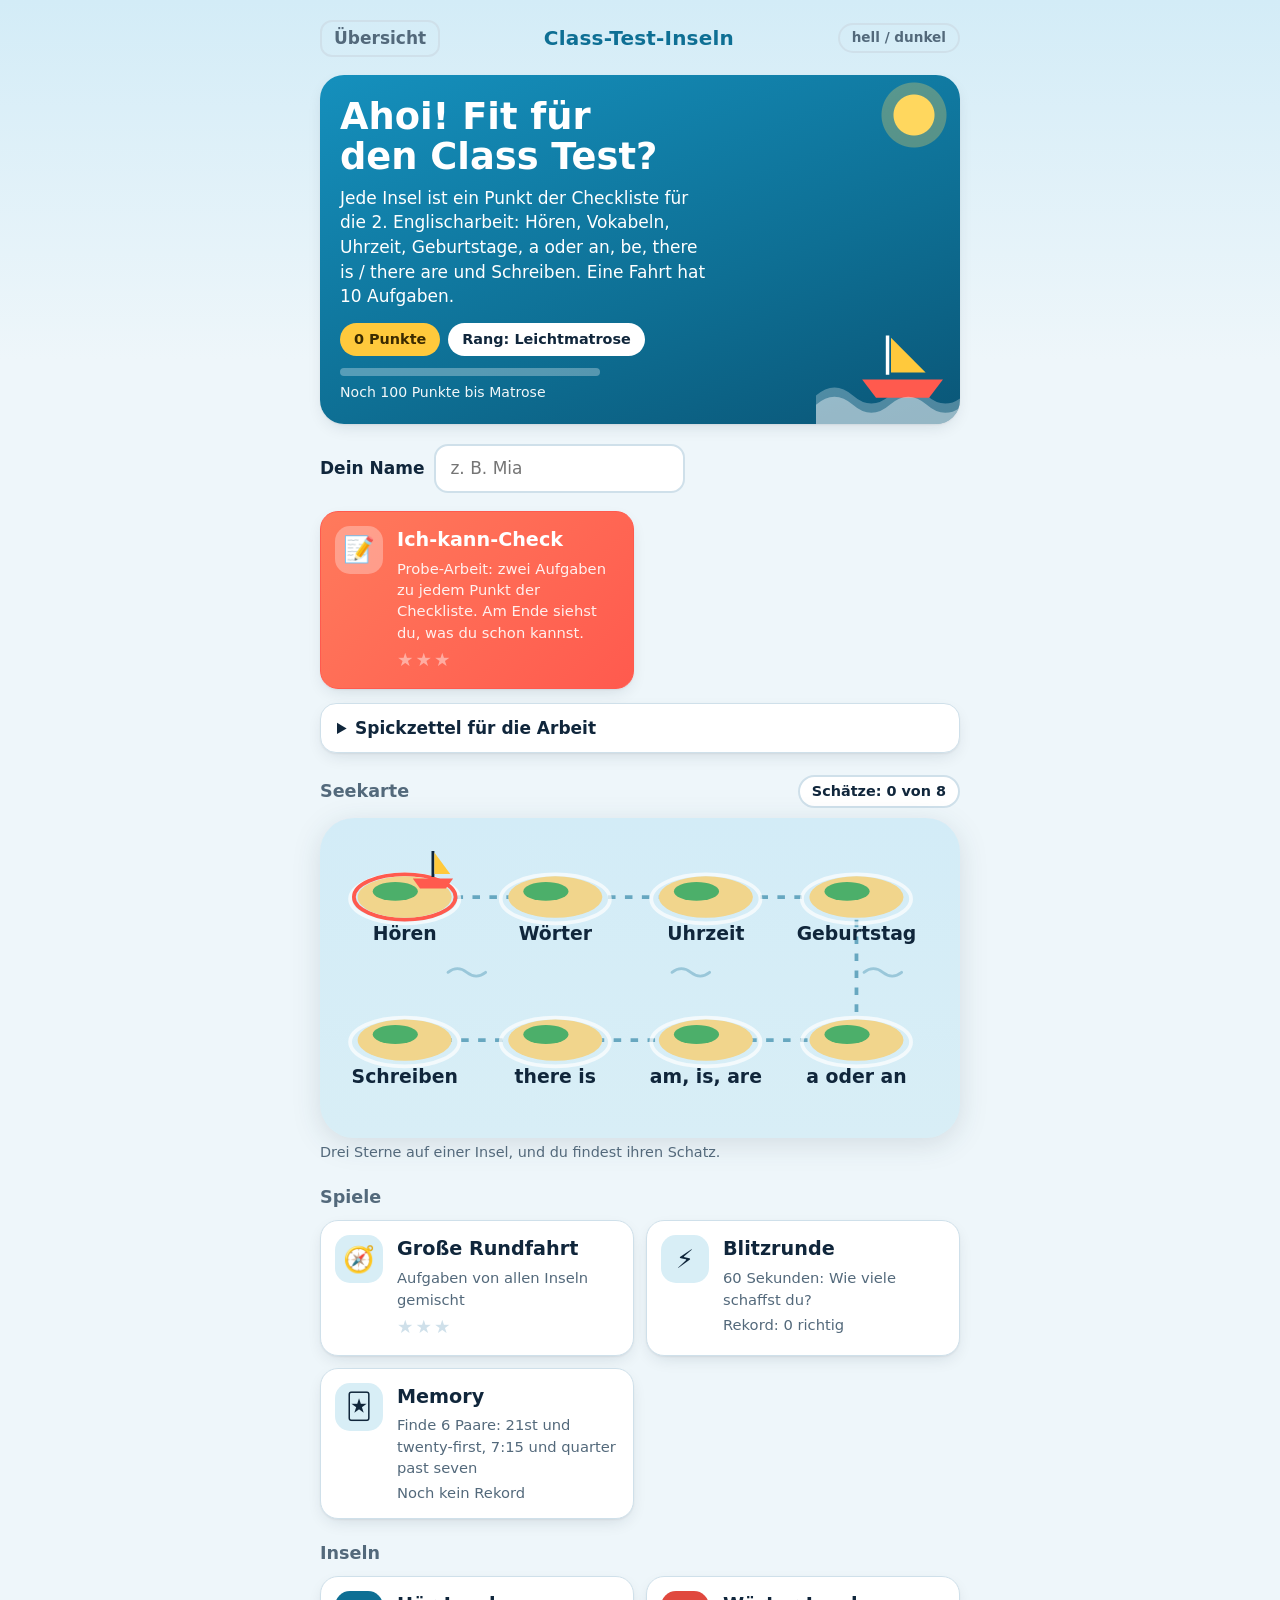
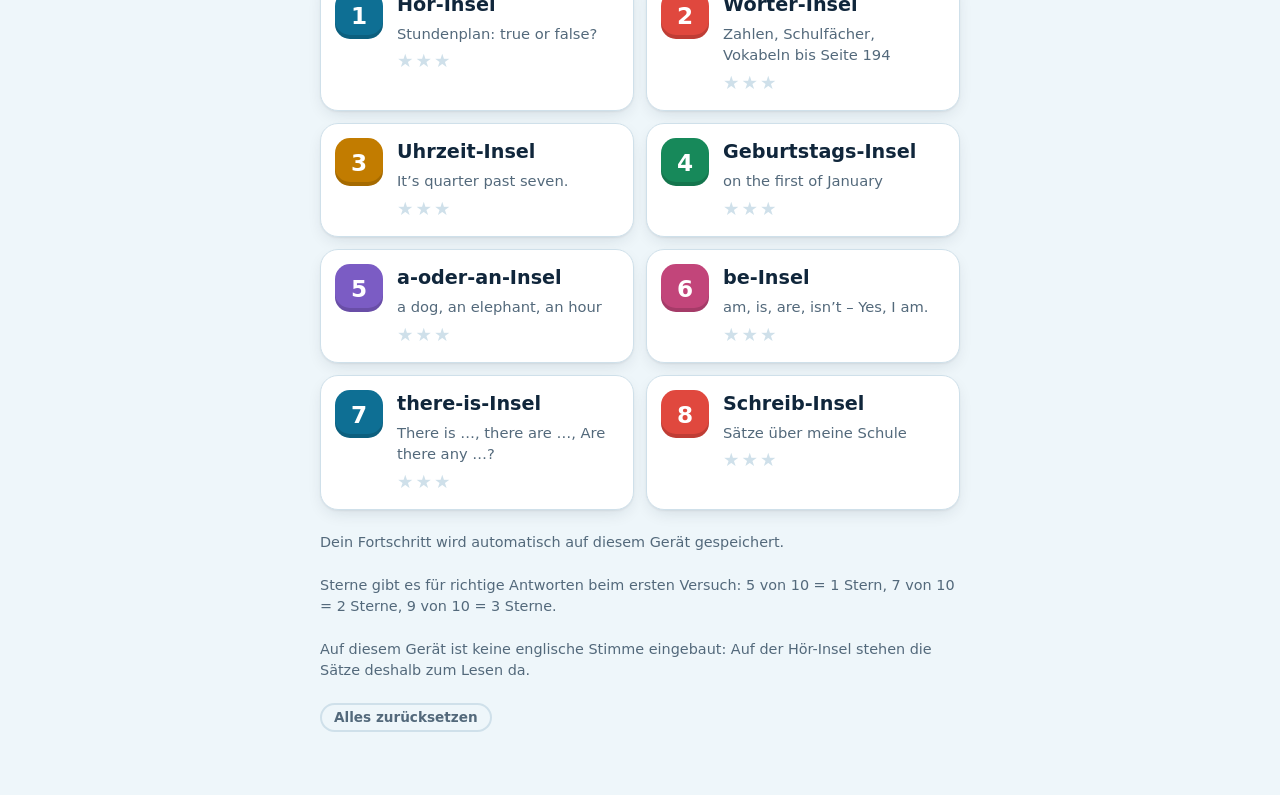
<file: englisch-5/klassenarbeit-2/index.html>
<!doctype html>
<html lang="de">
<head>
<meta charset="utf-8">
<meta name="viewport" content="width=device-width,initial-scale=1,viewport-fit=cover">
<meta name="apple-mobile-web-app-capable" content="yes">
<meta name="mobile-web-app-capable" content="yes">
<meta name="apple-mobile-web-app-title" content="Class Test">
<meta name="apple-mobile-web-app-status-bar-style" content="default">
<link rel="apple-touch-icon" href="[data-uri]">
<link rel="icon" href="[data-uri]">
<style>html{-webkit-text-size-adjust:100%;color-scheme:light}body{margin:0}[hidden]{display:none!important}</style>
<title>Class-Test-Inseln</title>
<link rel="stylesheet" href="../../gemeinsam/stil.css">

</head>

<body>
<div id="app"></div>
<script src="../wortschatz.js"></script>
<script src="../../gemeinsam/gemeinsam.js"></script>
<script src="../../gemeinsam/runde.js"></script>
<script>
const BRAND='Class-Test-Inseln',MISSED='Das üben wir noch',TYPE_PH='Antwort';
const W=WORTSCHATZ.W;
// Jede Insel ist ein Punkt der Checkliste für die 2. Englischarbeit. Alle englischen Sätze nur mit Wörtern aus der Wortliste (bis Seite 194);
// ein Test prüft das. Ordnungszahlen ab sixth und Zahlen wie forty-five baut die Seite nach den Regeln aus dem Buch.
const TOPICS=[
 {id:'hoeren',name:'Hör-Insel',map:'Hören',sub:'Stundenplan: true or false?',can:'einen Hörtext über einen Stundenplan verstehen'},
 {id:'woerter',name:'Wörter-Insel',map:'Wörter',sub:'Zahlen, Schulfächer, Vokabeln bis Seite 194',can:'die Vokabeln bis Seite 194 schreiben und anwenden, besonders Zahlen und Schulfächer'},
 {id:'uhr',name:'Uhrzeit-Insel',map:'Uhrzeit',sub:'It’s quarter past seven.',can:'Uhrzeiten auf Englisch sagen und schreiben'},
 {id:'datum',name:'Geburtstags-Insel',map:'Geburtstag',sub:'on the first of January',can:'ein Datum mit Ordnungszahlen sagen und schreiben'},
 {id:'aan',name:'a-oder-an-Insel',map:'a oder an',sub:'a dog, an elephant, an hour',can:'a und an richtig verwenden'},
 {id:'be',name:'be-Insel',map:'am, is, are',sub:'am, is, are, isn’t – Yes, I am.',can:'die Formen von be verwenden, Fragen und Kurzantworten bilden'},
 {id:'there',name:'there-is-Insel',map:'there is',sub:'There is …, there are …, Are there any …?',can:'mit there is / there are beschreiben, was es gibt'},
 {id:'schreiben',name:'Schreib-Insel',map:'Schreiben',sub:'Sätze über meine Schule',can:'einen kurzen Text über meine Schule schreiben'}
];
const MAP=[[45,42],[125,42],[205,42],[285,42],[285,118],[205,118],[125,118],[45,118]]; // Seekarte, Reihenfolge wie TOPICS

/* ---------- Hilfen ---------- */
const R=(a,b)=>a+Math.floor(Math.random()*(b-a+1));
const mc=o=>Object.assign({kind:'mc'},o);
const opts4=(c,ws)=>shuffle([c].concat(shuffle([...new Set(ws)].filter(w=>w!==c)).slice(0,3)));
const cap=t=>t[0].toUpperCase()+t.slice(1);
const bindVar=t=>[...new Set([t,t.replace(/-/g,' ')])];              // forty-five oder forty five

/* ---------- Zahlen, Ordnungszahlen, Uhrzeit ---------- */
const ONES=['zero','one','two','three','four','five','six','seven','eight','nine','ten','eleven','twelve','thirteen','fourteen','fifteen','sixteen','seventeen','eighteen','nineteen'];
const TENS=['','','twenty','thirty','forty','fifty','sixty','seventy','eighty','ninety'];
const num=n=>n===100?'a hundred':n<20?ONES[n]:TENS[Math.floor(n/10)]+(n%10?'-'+ONES[n%10]:'');
const numAlt=n=>n===100?['a hundred','one hundred']:bindVar(num(n));
const ORD={1:'first',2:'second',3:'third',5:'fifth',8:'eighth',9:'ninth',12:'twelfth'};   // die Sonderfälle, sonst Zahl + th
const ord=n=>ORD[n]||(n<20?ONES[n]+'th':n%10===0?TENS[n/10].slice(0,-1)+'ieth':TENS[Math.floor(n/10)]+'-'+ord(n%10));
const endung=n=>n%100>=11&&n%100<=13?'th':['th','st','nd','rd'][n%10]||'th';  // 11th, 12th, 13th, aber 21st, 22nd, 23rd
const abk=n=>n+endung(n);
const ORDW=['first','second','third','fourth','fifth'];
// Uhrzeit (britisch): quarter past seven, half past seven (= halb acht!), quarter to eight; digital: seven fifteen, seven oh five
function uhr(h,m){const n=h%12+1;
  return m===0?`${ONES[h]} o’clock`:m===15?`quarter past ${ONES[h]}`:m===30?`half past ${ONES[h]}`:m===45?`quarter to ${ONES[n]}`
    :m<30?`${num(m)} past ${ONES[h]}`:`${num(60-m)} to ${ONES[n]}`}
const digi=(h,m)=>m===0?`${ONES[h]} o’clock`:`${ONES[h]} ${m<10?'oh '+ONES[m]:num(m)}`;
const zf=(h,m)=>`${h}:${String(m).padStart(2,'0')}`;
const itis=t=>`It’s ${t}.`;
const uhrAlle=(h,m)=>{const b=[uhr(h,m),digi(h,m)];if(m===15||m===45)b.push('a '+uhr(h,m));
  return [...new Set(b.flatMap(bindVar).flatMap(t=>[`It’s ${t}`,`It's ${t}`,`It is ${t}`,t,cap(t)]))]};
const MIN=[0,0,15,15,30,30,45,45,5,10,20,25,35,40,50,55];
const zeitZufall=()=>[R(1,12),pick(MIN)];
const nachbarn=(h,m)=>{const n=h%12+1,v=(h+10)%12+1;return [[h,(60-m)%60],[n,m],[v,m],[v,(60-m)%60],[h,(m+30)%60],[n,(60-m)%60]].filter(([a,b])=>!(a===h&&b===m))};
function uhrSvg(h,m){ // Zifferblatt mit Stunden- und Minutenzeiger
  const p=(deg,len)=>{const r=(deg-90)*Math.PI/180;return [(50+len*Math.cos(r)).toFixed(1),(50+len*Math.sin(r)).toFixed(1)]};
  const striche=[...Array(12)].map((_,i)=>{const [a,b]=p(i*30,i%3?41:38),[c,d]=p(i*30,45);return `<line x1="${a}" y1="${b}" x2="${c}" y2="${d}" stroke-width="${i%3?1.5:3}"/>`}).join('');
  const zahlen=[[12,0],[3,90],[6,180],[9,270]].map(([z,g])=>{const [x,y]=p(g,30);return `<text x="${x}" y="${(+y+4).toFixed(1)}" text-anchor="middle" font-size="11" font-weight="700" stroke="none" fill="currentColor">${z}</text>`}).join('');
  const [mx,my]=p(m*6,37),[hx,hy]=p((h%12)*30+m/2,23);
  return `<svg class="uhr" viewBox="0 0 100 100" width="150" height="150" role="img" aria-label="Uhr" stroke="currentColor" stroke-linecap="round" style="color:var(--ink)"><circle cx="50" cy="50" r="47" fill="var(--card)" stroke-width="3"/>${striche}${zahlen}<line class="std" x1="50" y1="50" x2="${hx}" y2="${hy}" stroke-width="5"/><line class="min" x1="50" y1="50" x2="${mx}" y2="${my}" stroke-width="3"/><circle cx="50" cy="50" r="3.5" fill="currentColor"/></svg>`;
}
const DEZ=['null','eins','zwei','drei','vier','fünf','sechs','sieben','acht','neun','zehn','elf','zwölf'];
const deUhr=(h,m)=>{const n=h%12+1;return m===0?`${h===1?'ein':DEZ[h]} Uhr`:m===15?`Viertel nach ${DEZ[h]}`:m===30?`halb ${DEZ[n]}`:`Viertel vor ${DEZ[n]}`};
const MONTHS=['January','February','March','April','May','June','July','August','September','October','November','December'];
const MONATE=['Januar','Februar','März','April','Mai','Juni','Juli','August','September','Oktober','November','Dezember'];
const TAGE=[31,28,31,30,31,30,31,31,30,31,30,31];   // Februar ohne den 29., den gibt es nicht jedes Jahr
const SONDER=[1,2,3,5,8,9,11,12,13,20,21,22,23,30,31];
const tagZufall=()=>Math.random()<.6?pick(SONDER):R(1,31);
const datumZufall=()=>{for(;;){const d=tagZufall(),mo=R(0,11);if(d<=TAGE[mo])return [d,mo]}};

/* ---------- Hör-Insel: Stundenplan ---------- */
const FACH=['English','German','maths','art','music','PE','science','history','geography','French','ICT','religion'];
const DAYS=['Monday','Tuesday','Wednesday','Thursday','Friday'];
const hm=t=>[(Math.floor(t/60)+11)%12+1,t%60];       // Minuten seit Mitternacht → [Stunde 1–12, Minute]
function plan(){ // drei Tage, fünf Stunden; Pause nach der 2., Mittagspause nach der 4. Stunde
  const d0=R(0,2),tage=DAYS.slice(d0,d0+3),z=[];let t=pick([480,495,510,525]);
  for(let i=0;i<5;i++){z.push(t);t+=60;if(i===1)t+=15;if(i===3)t+=60}
  return {tage,z,pause:z[1]+60,mittag:z[3]+60,f:tage.map(()=>shuffle(FACH).slice(0,5))};
}
const planHtml=p=>{const zeile=(a,b)=>`<tr class="pz"><td>${zf(...hm(a))}</td><td colspan="3">${b}</td></tr>`;
  return `<table class="plan"><tr><th></th>${p.tage.map(t=>`<th>${t}</th>`).join('')}</tr>${p.z.map((t,i)=>(i===2?zeile(p.pause,'break'):'')+(i===4?zeile(p.mittag,'lunch break'):'')
    +`<tr><td>${abk(i+1)}<br>${zf(...hm(t))}</td>${p.f.map(f=>`<td>${f[i]}</td>`).join('')}</tr>`).join('')}</table>`};
function aussage(p){ // [Satz, stimmt]
  const wahr=Math.random()<.5,d=R(0,2),i=R(0,4),ist=p.f[d][i],day=p.tage[d],typ=pick(['fach','fach','fach2','start','pause','mittag','nicht']);
  const anders=pick(FACH.filter(x=>x!==ist));
  if(typ==='fach')return [`On ${day}, the ${ORDW[i]} lesson is ${wahr?ist:anders}.`,wahr];
  if(typ==='fach2')return [`On ${day}, ${wahr?ist:anders} is in the ${ORDW[i]} lesson.`,wahr];
  const falsch=t=>pick([t-15,t+15,t-60,t+60,t+30].filter(x=>x>=420));
  if(typ==='start'){const t=wahr?p.z[i]:falsch(p.z[i]);return [`The ${ORDW[i]} lesson starts at ${uhr(...hm(t))}.`,wahr]}
  if(typ==='pause'){const t=wahr?p.pause:falsch(p.pause);return [`The break is at ${uhr(...hm(t))}.`,wahr]}
  if(typ==='mittag'){const t=wahr?p.mittag:falsch(p.mittag);return [`The lunch break is at ${uhr(...hm(t))}.`,wahr]}
  const s=wahr?pick(FACH.filter(x=>!p.f[d].includes(x))):pick(p.f[d]);return [`There is no ${s} on ${day}.`,wahr];
}
const hoer=(o,text)=>canSpeak()?Object.assign({kind:'listen',label:o.label},o):mc(Object.assign(o,{label:o.labelLesen,html:o.html+`<p class="big">„${esc(text)}“</p>`}));
const HO={
 tf(){const p=plan(),[s,w]=aussage(p);
  return hoer({label:'Hör zu und schau auf den Stundenplan: True or false?',labelLesen:'Lies und schau auf den Stundenplan: True or false?',html:planHtml(p),options:['True','False'],correct:w?'True':'False',
   sol:`„${s}“ – ${w?'True':'False'}`,say:s},s)},
 frage(){const p=plan(),d=R(0,2),i=R(0,4);
  if(Math.random()<.6){const s=`What is the ${ORDW[i]} lesson on ${p.tage[d]}?`,c=p.f[d][i];
   return hoer({label:'Hör die Frage und finde die Antwort im Stundenplan',labelLesen:'Lies die Frage und finde die Antwort im Stundenplan',html:planHtml(p),options:opts4(c,FACH),correct:c,sol:`${s} – ${c}`,say:s},s)}
  const welche=pick([['lunch break',p.mittag],['break',p.pause],[`${ORDW[i]} lesson`,p.z[i]]]),s=`What time is the ${welche[0]}?`,c=zf(...hm(welche[1]));
  return hoer({label:'Hör die Frage und finde die Antwort im Stundenplan',labelLesen:'Lies die Frage und finde die Antwort im Stundenplan',html:planHtml(p),
   options:opts4(c,[p.mittag,p.pause,...p.z].map(t=>zf(...hm(t)))),correct:c,sol:`${s} – ${c} (${uhr(...hm(welche[1]))})`,say:s},s)}
};

/* ---------- Wörter-Insel: Zahlen, Schulfächer, Vokabeln ---------- */
const FAECHER=[['Englisch','English'],['Deutsch','German'],['Französisch','French'],['Mathe','maths|mathematics'],['Kunst','art'],['Musik','music'],['Sport','PE'],
 ['Naturwissenschaften','science'],['Geschichte (Schulfach)','history'],['Erdkunde','geography'],['Informatik (Computer)','ICT'],['Religion','religion'],['Design und Technik','design and technology']];
const VERDREHT=[[/forty/,'fourty'],[/forty/,'forthy'],[/fifteen/,'fiveteen'],[/fifteen/,'fifeteen'],[/fifty/,'fivety'],[/fifty/,'fifthy'],[/twelve/,'twelf'],[/twelve/,'twelv'],
 [/eighteen/,'eightteen'],[/eighteen/,'eigthteen'],[/eighty/,'eightty'],[/eighty/,'eigthy'],[/ninety/,'ninty'],[/ninety/,'ninetie'],[/nineteen/,'ninteen'],[/nineteen/,'nineten'],
 [/thirteen/,'threeteen'],[/thirteen/,'thirdteen'],[/thirty/,'threety'],[/thirty/,'therty'],[/fourteen/,'fourten'],[/fourteen/,'forteen'],[/twenty/,'twendy'],[/twenty/,'tweenty'],[/-/,' and ']];
const ZAHLEN_SONDER=[12,13,14,15,18,19,20,30,40,50,80,90,100,0,11,40+R(1,9),50+R(1,9),90+R(1,9),80+R(1,9)];
const zahlZufall=()=>Math.random()<.6?pick(ZAHLEN_SONDER):R(0,100);
const NEU=W.findIndex(e=>e[1]==='month');
const TIPP=W.filter(e=>!['hallo','saetze'].includes(e[0]));       // Wörter zum Tippen (ohne die Satz-Inseln)
const LUECKE=[ // Wörter anwenden: [Satz mit ___, richtig, falsche, Deutsch]
 ['Can you ___ to a hundred?','count',['spell','read','watch'],'Kannst du bis hundert zählen?'],
 ['Can you ___ your name, please? – Yes: M, I, A.','spell',['count','find','work'],'Kannst du bitte deinen Namen buchstabieren?'],
 ['Let’s ___ the seals.','watch',['spell','work','read'],'Lass uns die Robben beobachten.'],
 ['___ at the picture, please.','Look',['Watch','See','Count'],'Schau bitte auf das Bild.'],
 ['Can you ___ the cat? – Yes, it’s there.','see',['look','spell','work'],'Siehst du die Katze?'],
 ['Please ___ the date in your exercise book.','write',['count','work','watch'],'Schreib bitte das Datum in dein Heft.'],
 ['My mum ___ at a school. She is a teacher.','works',['finds','counts','spells'],'Meine Mama arbeitet an einer Schule.'],
 ['Can you ___ my pencil case? – Yes, here it is.','find',['count','spell','read'],'Findest du mein Mäppchen? – Ja, hier ist es.'],
 ['There’s a castle on the ___.','hill',['date','month','word'],'Auf dem Hügel ist eine Burg.'],
 ['September is a ___.','month',['date','hill','lesson'],'September ist ein Monat.'],
 ['We ___ English at school.','learn',['count','spell','find'],'Wir lernen in der Schule Englisch.'],
 ['I ___ a book in the library.','read',['count','spell','work'],'Ich lese ein Buch in der Bücherei.']];
const WO={
 zahlwort(){const n=zahlZufall();return {kind:'type',label:'Schreibe die Zahl auf Englisch',prompt:`**${n}**`,accept:numAlt(n),sol:`${n} = ${num(n)}`,say:num(n)}},
 zahlmc(){let n,f;do{n=zahlZufall();f=[...new Set(VERDREHT.filter(([r])=>r.test(num(n))).map(([r,x])=>num(n).replace(r,x)))]}while(f.length<2||n===100); // mindestens drei Antworten
  const v=[...f,num(n).replace(/-/g,'')].concat(n>20&&n%10?[num(10*(n%10)+Math.floor(n/10))]:[]).filter(x=>!numAlt(n).includes(x)&&x!==num(n));
  return mc({label:'Welche Schreibweise ist richtig?',prompt:`**${n}**`,options:opts4(num(n),v),correct:num(n),sol:`${n} = ${num(n)}`,say:num(n)})},
 zahllesen(){const n=zahlZufall();return {kind:'num',label:'Welche Zahl ist das?',prompt:`**${num(n)}**`,ans:n,sol:`${num(n)} = ${n}`,say:num(n)}},
 fach(){const [de,en]=pick(FAECHER),a=en.split('|');
  return {kind:'type',label:'Wie heißt das Schulfach auf Englisch?',prompt:`**${de}**`,accept:a,sol:`${de} = ${a[0]}${/^[A-Z][a-z]/.test(a[0])?' (Sprachen schreibt man groß)':''}`,say:a[0]}},
 wort(){const e=Math.random()<.5?pick(TIPP.filter(x=>W.indexOf(x)>=NEU)):pick(TIPP),a=e[1].split('|');
  return {kind:'type',label:'Schreibe das englische Wort',prompt:`**${deShow(e)}**`,accept:a,sol:`${deShow(e)} = ${enShow(e)}`,say:enShow(e)}},
 luecke(){const [s,c,f,de]=pick(LUECKE),voll=s.replace('___',c);
  return mc({label:'Welches Wort passt?',prompt:s.replace('___','**___**'),options:opts4(c,f),correct:c,sol:`${voll} (${de})`,say:voll})}
};

/* ---------- Uhrzeit-Insel ---------- */
const UH={
 analog(){const [h,m]=zeitZufall(),c=itis(uhr(h,m));
  return mc({label:'Wie spät ist es?',html:uhrSvg(h,m),options:opts4(c,nachbarn(h,m).map(([a,b])=>itis(uhr(a,b)))),correct:c,sol:`${c} (${zf(h,m)})`,say:c})},
 digital(){const [h,m]=[R(1,12),pick([5,5,10,15,20,25,30,35,40,45,50,55,7,8,13,18,22,48])],c=itis(digi(h,m));
  const v=nachbarn(h,m).map(([a,b])=>itis(digi(a,b))).concat(m<10?[itis(`${ONES[h]} ${ONES[m]}`)]:[]).concat([itis(`${num(m)} ${ONES[h]}`)]);
  return mc({label:'Wie sagt man das digital?',prompt:`**${zf(h,m)}**`,options:opts4(c,v),correct:c,sol:`${zf(h,m)}: ${c}${m<10?' (0 spricht man hier „oh“)':''}`,say:c})},
 deutsch(){const h=R(1,12),m=pick([0,15,30,30,45]),c=itis(uhr(h,m)),n=h%12+1,v=nachbarn(h,m).map(([a,b])=>itis(uhr(a,b)));
  const falle=m===30?[itis(uhr(n,30))]:[],rest=shuffle([...new Set(v)].filter(x=>x!==c&&!falle.includes(x))); // die Falle: halb acht ist NICHT half past eight
  return mc({label:'Wie heißt das auf Englisch?',prompt:`Es ist **${deUhr(h,m)}**.`,options:shuffle([c,...falle,...rest].slice(0,4)),correct:c,sol:`${deUhr(h,m)} = ${uhr(h,m)}${m===30?' (halb = half past + die Stunde davor)':''}`,say:c})},
 lesen(){const [h,m]=zeitZufall(),c=zf(h,m);
  return mc({label:'Welche Uhrzeit ist das?',prompt:`**${itis(uhr(h,m))}**`,options:opts4(c,nachbarn(h,m).map(([a,b])=>zf(a,b))),correct:c,sol:`${uhr(h,m)} = ${c}`,say:itis(uhr(h,m))})},
 schreiben(){const [h,m]=zeitZufall();
  return {kind:'type',label:'Schreibe die Uhrzeit auf Englisch (mit It’s …)',prompt:`**${zf(h,m)}**`,accept:uhrAlle(h,m),sol:`${itis(uhr(h,m))} oder ${itis(digi(h,m))}`,say:itis(uhr(h,m))}},
 bauen(){const [h,m]=[R(1,12),pick([15,30,45,5,10,20,40,50,55])],s=itis(uhr(h,m)),t=toks(s); // ohne twenty-five: Bindestrich-Wörter zerfallen in Kärtchen
  return {kind:'build',label:'Bau den Satz zur Uhr',html:uhrSvg(h,m),tiles:scramble(t.concat([/ past /.test(s)?'to':'past'])),target:t.join(' '),extra:1,sol:s,say:s}}
};

/* ---------- Geburtstags-Insel: Datum und Ordnungszahlen ---------- */
const naiv=n=>{const out=[];if(n<20)out.push(ONES[n]+'th');else if(n%10===0)out.push(TENS[n/10]+'th',TENS[n/10]+'eth');else out.push(TENS[Math.floor(n/10)]+'-'+ONES[n%10]+'th');
  if(n===3)out.push('therd');if(n===12)out.push('twelveth','twelvth');if(n===9)out.push('nineth');if(n===5)out.push('fiveth');if(n===8)out.push('eightth','eigth');if(n===1)out.push('firstth');
  return out.filter(x=>x!==ord(n))};
const DA={
 ordwort(){const n=tagZufall();return {kind:'type',label:'Schreibe die Ordnungszahl aus',prompt:`**${abk(n)}**`,accept:bindVar(ord(n)),sol:`${abk(n)} = ${ord(n)}`,say:ord(n)}},
 ordmc(){let n;do n=pick([1,2,3,5,8,9,12,20,21,22,23,25,28,29,30,31]);while(!naiv(n).length);
  return mc({label:'Welche Schreibweise ist richtig?',prompt:`**${abk(n)}**`,options:opts4(ord(n),naiv(n).concat([ord(n%10||n),ord(n+1),ord(n-1||4)].filter(x=>x!==ord(n)))),correct:ord(n),sol:`${abk(n)} = ${ord(n)}`,say:ord(n)})},
 endung(){const n=tagZufall();return mc({label:'Welche Endung passt?',prompt:`**${n}__**`,options:['st','nd','rd','th'],correct:endung(n),sol:`${abk(n)} = ${ord(n)}${n>=11&&n<=13?' (11th, 12th, 13th sind Ausnahmen)':''}`,say:ord(n)})},
 schreiben(){const [d,mo]=datumZufall(),M=MONTHS[mo];
  return {kind:'type',label:'Schreibe das Datum auf Englisch, z. B. on 5th August',prompt:`am **${d}. ${MONATE[mo]}**`,accept:[`on ${abk(d)} ${M}`,`on the ${abk(d)} of ${M}`,...bindVar(`on the ${ord(d)} of ${M}`)],
   sol:`on ${abk(d)} ${M} (sprich: on the ${ord(d)} of ${M})`,say:`on the ${ord(d)} of ${M}`}},
 sagen(){const [d,mo]=datumZufall(),M=MONTHS[mo],c=`on the ${ord(d)} of ${M}`;
  return mc({label:'So schreibt man es. Wie sagt man es?',prompt:`**on ${abk(d)} ${M}**`,options:shuffle([c,`on ${ord(d)} ${M}`,`on the ${num(d)} of ${M}`,`in the ${ord(d)} of ${M}`]),correct:c,sol:`on ${abk(d)} ${M}: gesprochen „${c}“`,say:c})},
 inon(){const [d,mo]=datumZufall(),M=MONTHS[mo],t=pick([[`My birthday is ___ ${M}.`,'in'],[`My birthday is ___ ${abk(d)} ${M}.`,'on'],[`My birthday is ___ the ${ord(d)} of ${M}.`,'on'],[`We have English ___ ${DAYS[R(0,4)]}.`,'on']]),voll=t[0].replace('___',t[1]);
  return mc({label:'in oder on?',prompt:t[0].replace('___','**___**'),options:['in','on','at'],correct:t[1],sol:`${voll} (Monat: in, Datum und Tag: on)`,say:voll})},
 monat(){const mo=R(0,11);return {kind:'type',label:'Wie heißt der Monat auf Englisch? (Monatsnamen schreibt man groß)',prompt:`**${MONATE[mo]}**`,accept:[MONTHS[mo]],sol:`${MONATE[mo]} = ${MONTHS[mo]}`,say:MONTHS[mo]}},
 folge(){const mo=R(0,11),nach=Math.random()<.5,c=MONTHS[(mo+(nach?1:11))%12];
  return mc({label:`Welcher Monat kommt ${nach?'nach':'vor'} diesem Monat?`,prompt:`**${MONTHS[mo]}**`,options:opts4(c,[MONTHS[(mo+(nach?11:1))%12],MONTHS[(mo+2)%12],MONTHS[(mo+10)%12],MONTHS[mo]]),correct:c,sol:`${nach?MONTHS[mo]+' → '+c:c+' → '+MONTHS[mo]}`,say:c})},
 satz(){let d,mo;do [d,mo]=datumZufall();while(ord(d).includes('-')); // Bindestrich-Wörter zerfallen in Kärtchen
  const M=MONTHS[mo];
  if(Math.random()<.5){const s=`My birthday is on the ${ord(d)} of ${M}.`,t=toks(s);return {kind:'build',label:`Bau den Satz: Ich habe am ${d}. ${MONATE[mo]} Geburtstag.`,prompt:'',tiles:scramble(t.concat(['in'])),target:t.join(' '),extra:1,sol:s,say:s}}
  const c=`My birthday is in ${M}.`;
  return mc({label:'Welche Antwort passt?',prompt:'**When’s your birthday?**',options:shuffle([c,`My birthday is on ${M}.`,'I’m ten years old.',`It’s ${uhr(R(1,12),pick([15,30,45]))}.`]),correct:c,sol:`When’s your birthday? – ${c}`,say:c})}
};

/* ---------- a-oder-an-Insel ---------- */
// [Ausdruck, Artikel, Hinweis]: entscheidend ist der Klang des Wortes direkt nach a/an
const AN=[['elephant'],['ant'],['animal'],['answer'],['exercise book'],['English book'],['English teacher'],['orange pen','Es kommt auf das Wort direkt danach an: orange'],
 ['art lesson'],['ICT lesson','ICT spricht man „ai-si-ti“, also mit Vokal am Anfang'],['hour','Bei hour hört man das h nicht: an hour'],['old castle','Es kommt auf das Wort direkt danach an: old'],['orange ball'],['English lesson']].map(([w,t])=>[w,'an',t]);
const AA=[['dog'],['cat'],['pen'],['pencil'],['ruler'],['rubber'],['book'],['desk'],['chair'],['window'],['door'],['clock'],['watch'],['ball'],['boat'],['castle'],['tower'],
 ['river'],['map'],['photo'],['picture'],['teacher'],['student'],['girl'],['boy'],['hill'],['month'],['date'],['harbour','Bei harbour hört man das h: a harbour'],
 ['uniform','uniform spricht man „ju…“, also a uniform'],['PE lesson','PE spricht man „pi-i“, also a PE lesson'],['big elephant','Es kommt auf das Wort direkt danach an: big'],
 ['new exercise book','Es kommt auf das Wort direkt danach an: new'],['good answer','Es kommt auf das Wort direkt danach an: good'],['nice English teacher','Es kommt auf das Wort direkt danach an: nice']].map(([w,t])=>[w,'a',t]);
const NP=AN.concat(AA),SPEZIAL=NP.filter(x=>x[2]);
const npZufall=()=>Math.random()<.45?pick(SPEZIAL):pick(NP);
const npSol=x=>`${x[1]} ${x[0]}${x[2]?' – '+x[2]:''}`;
const AA_={
 luecke(){const x=npZufall();return mc({label:'a oder an?',prompt:`**___** ${x[0]}`,options:['a','an'],correct:x[1],sol:npSol(x),say:`${x[1]} ${x[0]}`})},
 tippen(){const x=npZufall(),s=pick(['This is ___ X.','There is ___ X in the picture.','I can see ___ X.']).replace('X',x[0]),voll=s.replace('___',x[1]);
  return {kind:'type',label:'Schreibe a oder an',prompt:s.replace('___','**___**'),accept:[x[1]],sol:`${voll}${x[2]?' – '+x[2]:''}`,say:voll}},
 fehler(){const xs=[pick(SPEZIAL)];while(xs.length<4){const y=pick(NP);if(!xs.some(z=>z[0]===y[0]))xs.push(y)}
  const f=xs[0],falsch=`${f[1]==='a'?'an':'a'} ${f[0]}`,o=shuffle([falsch,...xs.slice(1).map(x=>`${x[1]} ${x[0]}`)]);
  return mc({label:'Welcher Ausdruck ist falsch?',prompt:'Drei sind richtig, einer ist falsch.',options:o,correct:falsch,sol:`Richtig heißt es: ${npSol(f)}`,say:`${f[1]} ${f[0]}`})}
};

/* ---------- be-Insel: am, is, are, Verneinung, Fragen, Kurzantworten ---------- */
// Subjekt, Form, Pronomen für die Kurzantwort, Art (p = Person, t = Ding/Tier)
const SUBJ=[['I','am','you','p'],['you','are','I','p'],['he','is','he','p'],['she','is','she','p'],['it','is','it','t'],['we','are','you','p'],['they','are','they','p'],
 ['Tim','is','he','p'],['Mia','is','she','p'],['my mum','is','she','p'],['my dad','is','he','p'],['the cat','is','it','t'],['Tim and Mia','are','they','p'],
 ['the dogs','are','they','t'],['my friends','are','they','p'],['you and Ben','are','we','p']];
const PRED={p:['ten years old','from Germany','late','at school','at home','nice','sad','friendly','in the classroom'],t:['black','big','nice','at home','here']};
const kurz={am:'’m',is:'’s',are:'’re'},nicht={am:'’m not',is:' isn’t',are:' aren’t'};
const neg=(s,f)=>`${s}${nicht[f]}`;
const subjZufall=()=>{const s=pick(SUBJ);return {s:s[0],f:s[1],kp:s[2],p:pick(PRED[s[3]])}};
const satzAnfang=s=>s==='I'?'I':cap(s);
const BE={
 form(){const x=subjZufall(),s=`${satzAnfang(x.s)} ___ ${x.p}.`,voll=s.replace('___',x.f),q={label:'am, is oder are?',prompt:s.replace('___','**___**'),options:['am','is','are'],correct:x.f,accept:[x.f],sol:voll,say:voll};
  return Math.random()<.3?Object.assign(q,{kind:'type',label:'Schreibe am, is oder are'}):mc(q)},
 nicht(){const x=subjZufall(),S=satzAnfang(x.s),c=`${neg(S,x.f)} ${x.p}.`,f=x.f==='am'?[`I amn’t ${x.p}.`,`I isn’t ${x.p}.`,`I don’t ${x.p}.`]
   :[`${S}${nicht[x.f==='is'?'are':'is']} ${x.p}.`,`${S} not ${x.f} ${x.p}.`,`${S} ${x.f==='is'?'doesn’t':'don’t'} ${x.p}.`];
  return mc({label:'Verneine den Satz. Welcher Satz ist richtig?',prompt:`**${S} ${x.f} ${x.p}.**`,options:shuffle([c,...f]),correct:c,sol:`${c}${x.f==='am'?' (I amn’t gibt es nicht)':''}`,say:c})},
 kurzform(){const x=pick(SUBJ.filter(s=>/^(I|you|he|she|it|we|they)$/.test(s[0]))),n=Math.random()<.6,S=satzAnfang(x[0]);
  const lang=`${S} ${x[1]}${n?' not':''}`,c=n?neg(S,x[1]):`${S}${kurz[x[1]]}`;
  const f=n?(x[1]==='am'?['I amn’t','I’m n’t',"I aren’t"]:[`${S} ${x[1]}n’t not`,`${S}${nicht[x[1]==='is'?'are':'is']}`,`${S} not’${x[1]}`]):[`${S}${kurz[x[1]==='are'?'is':'are']}`,`${S}${kurz[x[1]==='am'?'is':'am']}`,`${S}’${x[1]}`];
  return mc({label:'Wie heißt die Kurzform?',prompt:`**${lang}**`,options:opts4(c,f),correct:c,sol:`${lang} = ${c}`,say:c})},
 frage(){let x;do x=subjZufall();while(x.s.includes(' and ')); // „Are Tim and Mia …?“ ginge auch als „Are Mia and Tim …?“
  const S=x.s==='I'?'I':x.s,s=`${cap(x.f)} ${S} ${x.p}?`,t=toks(s);
  return {kind:'build',label:'Mach eine Frage aus dem Satz',prompt:`**${satzAnfang(x.s)} ${x.f} ${x.p}.**`,tiles:scramble(t),target:t.join(' '),sol:s,say:s}},
 kurz(){let x;do x=subjZufall();while(x.s==='we'); // „Are we late?“ – Yes, you are. oder Yes, we are.: beides möglich
  const ja=Math.random()<.5,S=x.s==='I'?'I':x.s,frage=`${cap(x.f)} ${S} ${x.p}?`;
  const P=cap(x.kp),f2={I:'am',you:'are',we:'are',they:'are',he:'is',she:'is',it:'is'}[x.kp],c=ja?`Yes, ${P==='I'?'I':P.toLowerCase()} ${f2}.`:`No, ${neg(P==='I'?'I':P.toLowerCase(),f2)}.`;
  const andere=x.kp==='I'?'you':x.kp==='you'?'I':x.kp==='he'?'she':x.kp==='she'?'he':x.kp==='we'?'they':x.kp==='they'?'we':'he';
  const fa={I:'am',you:'are',we:'are',they:'are',he:'is',she:'is',it:'is'}[andere],p=w=>w==='I'?'I':w;
  const f=[ja?`No, ${neg(p(x.kp),f2)}.`:`Yes, ${p(x.kp)} ${f2}.`,ja?`Yes, ${p(andere)} ${fa}.`:`No, ${neg(p(andere),fa)}.`,
   ja?(x.kp==='I'?'Yes, I’m.':`Yes, ${p(x.kp)}${kurz[f2]}.`):(x.kp==='I'?'No, I amn’t.':`No, ${p(x.kp)} not.`)];
  return mc({label:`Kurzantwort: ${ja?'Ja':'Nein'}`,prompt:`**${frage}** (${ja?'Ja':'Nein'})`,options:shuffle([c,...f]),correct:c,
   sol:`${frage} – ${c}${ja&&x.kp==='I'?' (in der Kurzantwort nie „I’m“)':''}`,say:`${frage} ${c}`})}
};

/* ---------- there-is-Insel: Bild zum Zählen ---------- */
const ZOO=[['🐘','elephant','an'],['🦁','lion','a'],['🐒','monkey','a'],['🦒','giraffe','a'],['🐍','snake','a'],['🐦','bird','a'],['🐸','frog','a'],['🐻','bear','a']];
const RAUM=[['✏️','pencil','a'],['📏','ruler','a'],['📕','book','a'],['🕒','clock','a'],['⚽','ball','a'],['🪑','chair','a'],['🎒','school bag','a'],['⌚','watch','a','watches']];
const pl=x=>x[3]||x[1]+'s';
function bild(){const zoo=Math.random()<.5,L=shuffle(zoo?ZOO:RAUM),da=L.slice(0,3).map(x=>({x,n:R(1,4)}));
  return {zoo,da,fehlt:L.slice(3),html:`<div class="bild"><b>${zoo?'At the zoo':'In the classroom'}</b><div>${da.map(i=>`<span>${i.x[0].repeat(i.n)}</span>`).join('')}</div></div>`}}
const ding=(b,n)=>n===0?{x:pick(b.fehlt),n:0}:pick(b.da.filter(i=>n===1?i.n===1:n===2?i.n>=2:true))||null;
const thereSatz=(x,n)=>n===0?`There aren’t any ${pl(x)}.`:n===1?`There is ${x[2]} ${x[1]}.`:`There are ${num(n)} ${pl(x)}.`;
const zeig=x=>`${x[0]} ${x[1]}`;
const TH={
 bild(){const b=bild(),i=Math.random()<.25?ding(b,0):pick(b.da),x=i.x,n=i.n,c=thereSatz(x,n);
  const f=n===0?[`There isn’t any ${pl(x)}.`,`There are any ${pl(x)}.`,`There is ${x[2]} ${x[1]}.`]:n===1?[`There are ${x[2]} ${x[1]}.`,`There are two ${pl(x)}.`,`There aren’t any ${pl(x)}.`]
   :[`There is ${num(n)} ${pl(x)}.`,thereSatz(x,n===4?3:n+1),`There aren’t any ${pl(x)}.`];
  return mc({label:'Schau auf das Bild. Welcher Satz stimmt?',html:b.html+`<p>Welcher Satz über <b>${esc(zeig(x))}</b> stimmt?</p>`,options:shuffle([c,...f]),correct:c,sol:c,say:c})},
 luecke(){const b=bild();let s,c;
  if(Math.random()<.35){const x=pick(b.fehlt);if(Math.random()<.5){s=`There ___ ${x[2]} ${x[1]}.`;c='isn’t'}else{s=`There ___ any ${pl(x)}.`;c='aren’t'}}
  else{const i=pick(b.da);if(i.n===1){s=`There ___ ${i.x[2]} ${i.x[1]}.`;c='is'}else{s=`There ___ ${num(i.n)} ${pl(i.x)}.`;c='are'}}
  const voll=s.replace('___',c);
  return mc({label:'Schau auf das Bild. Was passt in die Lücke?',html:b.html+`<p class="big">${esc(s).replace('___','<b>___</b>')}</p>`,options:['is','are','isn’t','aren’t'],correct:c,sol:voll,say:voll})},
 frage(){const b=bild(),sg=Math.random()<.5;let i=Math.random()<.4?ding(b,0):ding(b,sg?1:2);if(!i)i=ding(b,0);
  const x=i.x,f=sg?`Is there ${x[2]} ${x[1]}?`:`Are there any ${pl(x)}?`,c=sg?(i.n?'Yes, there is.':'No, there isn’t.'):(i.n?'Yes, there are.':'No, there aren’t.');
  return mc({label:'Schau auf das Bild und antworte kurz',html:b.html+`<p class="big">${esc(f)}</p>`,options:['Yes, there is.','No, there isn’t.','Yes, there are.','No, there aren’t.'],correct:c,sol:`${f} – ${c}`,say:`${f} ${c}`})},
 bauen(){const x=pick(ZOO.concat(RAUM)),wo=ZOO.includes(x)?'at the zoo':'in the classroom',sg=Math.random()<.5,s=sg?`Is there ${x[2]} ${x[1]} ${wo}?`:`Are there any ${pl(x)} ${wo}?`,t=toks(s);
  return {kind:'build',label:'Bau die Frage (ein Kärtchen bleibt übrig)',prompt:`Gibt es ${sg?'ein':'mehrere'} ${x[0]}?`,tiles:scramble(t.concat([sg?'Are':'Is'])),target:t.join(' '),extra:1,sol:s,say:s}},
 tippen(){const b=bild(),i=pick(b.da),s=i.n===1?`There ___ ${i.x[2]} ${i.x[1]}.`:`There ___ ${num(i.n)} ${pl(i.x)}.`,c=i.n===1?'is':'are';
  return {kind:'type',label:'Schau auf das Bild und schreibe is oder are',html:b.html+`<p class="big">${esc(s).replace('___','<b>___</b>')}</p>`,accept:[c],sol:s.replace('___',c),say:s.replace('___',c)}}
};

/* ---------- Schreib-Insel: Sätze über meine Schule ---------- */
// [Satz, Deutsch]: nur Sätze, die man mit den Kärtchen auf genau eine Weise bauen kann (Großbuchstabe am Anfang, kein „maths and English“)
const SCHREIB=[['My school is great.','Meine Schule ist toll.'],['School starts at quarter to nine.','Die Schule fängt um Viertel vor neun an.'],['On Monday we have maths.','Am Montag haben wir Mathe.'],
 ['On Friday we have PE.','Am Freitag haben wir Sport.'],['My favourite subject is art.','Mein Lieblingsfach ist Kunst.'],['I like music.','Ich mag Musik.'],['I don’t like history.','Ich mag Geschichte nicht.'],
 ['The lunch break is at one o’clock.','Die Mittagspause ist um ein Uhr.'],['There is a library at my school.','An meiner Schule gibt es eine Bücherei.'],['There are lots of classrooms.','Es gibt viele Klassenzimmer.'],
 ['There isn’t a swimming pool.','Es gibt kein Schwimmbad.'],['My teacher is nice.','Meine Lehrerin ist nett.'],['We wear a uniform.','Wir tragen eine Schuluniform.'],['Our classroom is big.','Unser Klassenzimmer ist groß.'],
 ['There are thirty students in my class.','In meiner Klasse sind dreißig Schüler.'],['At break I talk to my friends.','In der Pause rede ich mit meinen Freunden.']];
const RICHTIG=[ // [richtig, falsch, falsch, falsch, Tipp]
 ['On Monday we have maths.','On Monday have we maths.','On monday we have maths.','On Monday we has maths.','Nach „On Monday“ kommt zuerst we, dann have – anders als im Deutschen. Wochentage schreibt man groß.'],
 ['I don’t like history.','I like not history.','I not like history.','I doesn’t like history.','Verneinen mit don’t: I don’t like …'],
 ['My favourite subject is art.','My favourite subject are art.','My favorite subject is art.','My favourite subjekt is art.','favourite schreibt man im britischen Englisch mit u.'],
 ['We have English on Tuesday.','We have english on Tuesday.','We have English on tuesday.','We has English on Tuesday.','Sprachen und Wochentage schreibt man groß.'],
 ['The lunch break is at one o’clock.','The lunch break is on one o’clock.','The lunch break is at one clock.','The lunch break are at one o’clock.','Uhrzeit mit at: at one o’clock.'],
 ['There is a library at my school.','There are a library at my school.','It gives a library at my school.','There is an library at my school.','Es gibt = there is / there are (nicht „it gives“).'],
 ['School starts at quarter to nine.','School start at quarter to nine.','School starts at quarter for nine.','School starts on quarter to nine.','Bei der Schule (it) muss das -s mit: starts.'],
 ['There are thirty students in my class.','There is thirty students in my class.','It gives thirty students in my class.','There are thirty student in my class.','Mehrere: there are … students.'],
 ['I like music and art.','I like music und art.','I likes music and art.','I like Music and Art.','und = and. Schulfächer (außer Sprachen) schreibt man klein.']];
const ANTWORT=[['What’s your favourite subject?','My favourite subject is music.'],['When is the lunch break?','It’s at one o’clock.'],['Is there a library at your school?','Yes, there is.'],
 ['Are there any English students at your school?','No, there aren’t.'],['Where is your school?','It’s in Plymouth.'],['When’s your birthday?','My birthday is in May.'],['Are you late?','Yes, I am. I’m sorry.']];
const SC={
 bauen(){const [s,de]=pick(SCHREIB),t=toks(s);return {kind:'build',label:'Bau den Satz für deinen Text „My school“',prompt:`**${de}**`,tiles:scramble(t),target:t.join(' '),sol:s,say:s}},
 richtig(){const r=pick(RICHTIG);return mc({label:'Welcher Satz ist richtig?',prompt:'',options:shuffle(r.slice(0,4)),correct:r[0],sol:`${r[0]} – ${r[4]}`,say:r[0]})},
 antwort(){const [f,c]=pick(ANTWORT);return mc({label:'Welche Antwort passt?',prompt:`**${f}**`,options:opts4(c,ANTWORT.map(a=>a[1])),correct:c,sol:`${f} – ${c}`,say:`${f} ${c}`})}
};

/* ---------- Auswahl der Fragen ---------- */
const SUB={hoeren:HO,woerter:WO,uhr:UH,datum:DA,aan:AA_,be:BE,there:TH,schreiben:SC};
function gen(isl,sub){ // eine Frage einer Insel; Unterart gewichtet nach Fehlern (wk = "insel.unterart")
  const subs=Object.keys(SUB[isl]);
  if(!sub){const w=subs.map(k=>1+Math.min(3,save.weak[isl+'.'+k]||0));let r=Math.random()*w.reduce((a,b)=>a+b,0);sub=subs.find((k,i)=>(r-=w[i])<0)||subs[0]}
  return Object.assign(SUB[isl][sub](),{isl,sub,wk:isl+'.'+sub});
}
const makeQ=topic=>gen(SUB[topic]?topic:pick(TOPICS).id);
const redoQ=q=>gen(q.isl,q.sub);
function makeRound(topic){ // Ich-kann-Check: aus jedem Punkt der Checkliste zwei verschiedene Aufgaben
  if(topic!=='check')return null;
  return TOPICS.flatMap(t=>shuffle(Object.keys(SUB[t.id])).slice(0,2).map(s=>gen(t.id,s)));
}
function quickQ(){let q;do q=makeQ('mix');while(q.kind!=='mc'||q.isl==='hoeren');return q}
function finishExtra(g){
  if(g.topic!=='check')return '';
  const face=k=>k===2?['😀','Kann ich']:k===1?['😐','Fast']:['🙁','Üben'];
  return `<table class="cancheck"><tr><th>Ich kann …</th><th></th><th></th></tr>${TOPICS.map(t=>{const r=(g.res||[]).filter(x=>x.isl===t.id),k=r.filter(x=>x.ok).length,[f,w]=face(k);
    return `<tr><td>${esc(t.can)}</td><td class="face" aria-label="${w}">${f}</td><td>${k<2?`<button class="theme" data-go="${t.id}">Üben</button>`:''}</td></tr>`}).join('')}</table>`;
}
function memory(){ // Paare: 21st – twenty-first, 7:15 – quarter past seven, Mai – May
  const c=[],used=new Set();
  for(let t=0;t<200&&c.length<PAIRS;t++){const k=t%3;let p;
    if(k===0){const n=tagZufall();p={a:abk(n),b:ord(n)}}else if(k===1){const [h,m]=[R(1,12),pick([0,15,30,45])];p={a:zf(h,m),b:uhr(h,m)}}else{const mo=R(0,11);p={a:MONATE[mo],b:MONTHS[mo]}}
    if(p.a===p.b||used.has(p.a)||used.has(p.b))continue;used.add(p.a);used.add(p.b);c.push(p)}
  memoryGame(shuffle(c),memory,'Finde die Paare: 21st und twenty-first, 7:15 und quarter past seven, Mai und May.');
}

/* ---------- Speicher (nur Komfort, darf ausfallen) ---------- */
let save={name:'',xp:0,best:{},weak:{},sound:true,blitz:0,memo:0};
try{const s=localStorage.getItem('en5-ka2-v1');if(s)save=Object.assign(save,JSON.parse(s));
  else{const v=JSON.parse(localStorage.getItem('en5-v1')||'null');if(v){if(v.name)save.name=v.name;if(v.sound===false)save.sound=false}} // Name und Ton von den Vokabel-Inseln
}catch(e){}
initRank();
let storageOK=true;
function persist(){try{localStorage.setItem('en5-ka2-v1',JSON.stringify(save));storageOK=true}catch(e){storageOK=false}}
try{localStorage.setItem('en5-ka2-test','1');localStorage.removeItem('en5-ka2-test')}catch(e){storageOK=false}

/* ---------- Startseite ---------- */
const NAMES={check:'Ich-kann-Check',mix:'Große Rundfahrt'};
const spick=`<details class="mist"><summary><b>Spickzettel für die Arbeit</b></summary>
 <h3>Uhrzeit</h3><p>7:00 It’s seven o’clock · 7:15 It’s quarter past seven · 7:30 It’s half past seven (= halb <b>acht</b>!) · 7:45 It’s quarter to eight · 7:20 It’s twenty past seven · 7:50 It’s ten to eight.<br>Digital: 7:15 It’s seven fifteen · 7:05 It’s seven <b>oh</b> five.</p>
 <h3>Datum und Geburtstag</h3><p>1st first · 2nd second · 3rd third · 4th fourth · 5th fifth · 8th eighth · 9th ninth · 11th eleventh · 12th twelfth · 13th thirteenth · 20th twentieth · 21st twenty-first · 22nd twenty-second · 23rd twenty-third · 30th thirtieth · 31st thirty-first.<br>
  Du schreibst: on 5th August – du sagst: on the fifth of August. My birthday is <b>in</b> May. My birthday is <b>on</b> 5th August. Monatsnamen schreibt man groß.</p>
 <h3>a oder an?</h3><p>Es zählt der Klang des Wortes direkt danach: an elephant, an orange pen, an hour, an ICT lesson – aber a big elephant, a uniform, a PE lesson.</p>
 <h3>to be</h3><p>I am (I’m) · you are (you’re) · he/she/it is (he’s …) · we/you/they are (we’re …). Verneint: I’m not · he isn’t · they aren’t (nie „I amn’t“).<br>
  Frage: Are you ten? – Yes, I am. / No, I’m not. Is Mia late? – Yes, she is. / No, she isn’t. In der Kurzantwort mit Yes nie „I’m“.</p>
 <h3>there is / there are</h3><p>There is (There’s) a clock. There are two clocks. There isn’t a clock. There aren’t any clocks.<br>Is there a clock? – Yes, there is. / No, there isn’t. Are there any clocks? – Yes, there are. / No, there aren’t.</p>
 <h3>Schreiben: My school</h3><p>My school is … · School starts at … · On Monday we have … · My favourite subject is … · I like … · I don’t like … · The lunch break is at … · There is a … at my school. · There are … · There isn’t a …<br>
  Tipp: Nach „On Monday“ kommt we have (nicht have we). Sprachen und Wochentage schreibt man groß.</p></details>`;
function home(){
  G=null;M=null;if(B){clearTimeout(B.timer);B=null}
  const hi=save.name?`Ahoi ${esc(save.name)}!`:'Ahoi!';
  const tiles=TOPICS.map(t=>`<button class="tile" data-t="${t.id}"><h3>${t.name}</h3><span class="sub">${esc(t.sub)}</span>${starsHtml(save.best[t.id]||0)}</button>`).join('');
  const chests=TOPICS.filter(t=>(save.best[t.id]||0)>=3).length;
  const rg=save.round&&save.round.queue&&save.round.queue.length?save.round:null;
  const resume=rg?`<div class="grid" style="margin-bottom:12px"><button class="tile resume" id="rs"><h3>Weiterspielen</h3><span class="sub">${esc(NAMES[rg.topic]||(TOPICS.find(t=>t.id===rg.topic)||{}).name)}, Frage ${Math.min(rg.done+1,rg.total)} von ${rg.total}</span></button></div>`:'';
  $('#app').innerHTML=`
  <div class="top"><a class="back" href="../../" style="text-decoration:none">Übersicht</a><span class="brand">${BRAND}</span>${themeBtn()}</div>
  <section class="hero"><h1>${hi} Fit für den Class Test?</h1>
   <p>Jede Insel ist ein Punkt der Checkliste für die 2. Englischarbeit: Hören, Vokabeln, Uhrzeit, Geburtstage, a oder an, be, there is / there are und Schreiben. Eine Fahrt hat ${ROUND} Aufgaben.</p>
   <div class="rank"><span class="pill sun">${save.xp} Punkte</span><span class="pill">Rang: ${rank()}</span></div>${rankBar()}${hero}</section>
  <div class="namebox"><label for="nm">Dein Name</label><input type="text" id="nm" maxlength="16" value="${esc(save.name)}" placeholder="z. B. Mia" autocomplete="off"></div>
  ${resume}
  <div class="grid"><button class="tile mix" data-t="check"><h3>Ich-kann-Check</h3><span class="sub">Probe-Arbeit: zwei Aufgaben zu jedem Punkt der Checkliste. Am Ende siehst du, was du schon kannst.</span>${starsHtml(save.best.check||0)}</button></div>
  ${spick}
  <div class="maphead"><h2 class="sec" style="margin:0">Seekarte</h2><span class="pill">Schätze: ${chests} von ${TOPICS.length}</span></div>
  ${seaMap(MAP,170)}
  <p class="tip" style="margin-top:4px">Drei Sterne auf einer Insel, und du findest ihren Schatz.</p>
  <h2 class="sec">Spiele</h2><div class="grid">
   <button class="tile" data-t="mix"><h3>Große Rundfahrt</h3><span class="sub">Aufgaben von allen Inseln gemischt</span>${starsHtml(save.best.mix||0)}</button>
   <button class="tile" id="gb"><h3>Blitzrunde</h3><span class="sub">${BLITZ} Sekunden: Wie viele schaffst du?</span><span class="sub">Rekord: ${save.blitz||0} richtig</span></button>
   <button class="tile" id="gm"><h3>Memory</h3><span class="sub">Finde ${PAIRS} Paare: 21st und twenty-first, 7:15 und quarter past seven</span><span class="sub">${save.memo?'Rekord: '+save.memo+' Züge':'Noch kein Rekord'}</span></button>
  </div>
  <h2 class="sec">Inseln</h2><div class="grid isles">${tiles}</div>
  <p class="tip">${storageOK?'Dein Fortschritt wird automatisch auf diesem Gerät gespeichert.':'Speichern geht in diesem Browser gerade nicht (privates Fenster?). Dein Fortschritt geht beim Schließen verloren.'}</p>
  <p class="tip">Sterne gibt es für richtige Antworten beim ersten Versuch: 5 von 10 = 1 Stern, 7 von 10 = 2 Sterne, 9 von 10 = 3 Sterne.</p>
  <p class="tip">${VOICE?`<button class="theme" id="snd">${save.sound?'🔊 Ton an':'🔇 Ton aus'}</button> Die Hör-Insel liest mit der Stimme dieses Geräts vor. Ohne Ton stehen die Sätze zum Lesen da.`:'Auf diesem Gerät ist keine englische Stimme eingebaut: Auf der Hör-Insel stehen die Sätze deshalb zum Lesen da.'}</p>
  <p class="tip"><button class="theme" id="rst">Alles zurücksetzen</button></p>`;
  if(VOICE)$('#snd').onclick=()=>{save.sound=!save.sound;persist();say('Hello! Let’s go!');home()};
  bindTheme();
  $('#nm').oninput=e=>{save.name=e.target.value.trim();persist()};
  document.querySelectorAll('[data-t]').forEach(b=>{b.onclick=()=>start(b.dataset.t);
    if(b.tagName==='g')b.onkeydown=ev=>{if(ev.key==='Enter'||ev.key===' '){ev.preventDefault();start(b.dataset.t)}}});
  $('#gb').onclick=blitz;$('#gm').onclick=memory;
  if(rg)$('#rs').onclick=()=>{G=Object.assign({answered:false,res:[]},rg);show()};
  let armed=false;$('#rst').onclick=ev=>{if(!armed){armed=true;ev.target.textContent='Wirklich alles löschen? Nochmal tippen.';return}save={name:'',xp:0,best:{},weak:{},round:null,sound:save.sound,blitz:0,memo:0};persist();home()};
}

home();
</script>

</body>
</html>
</file>
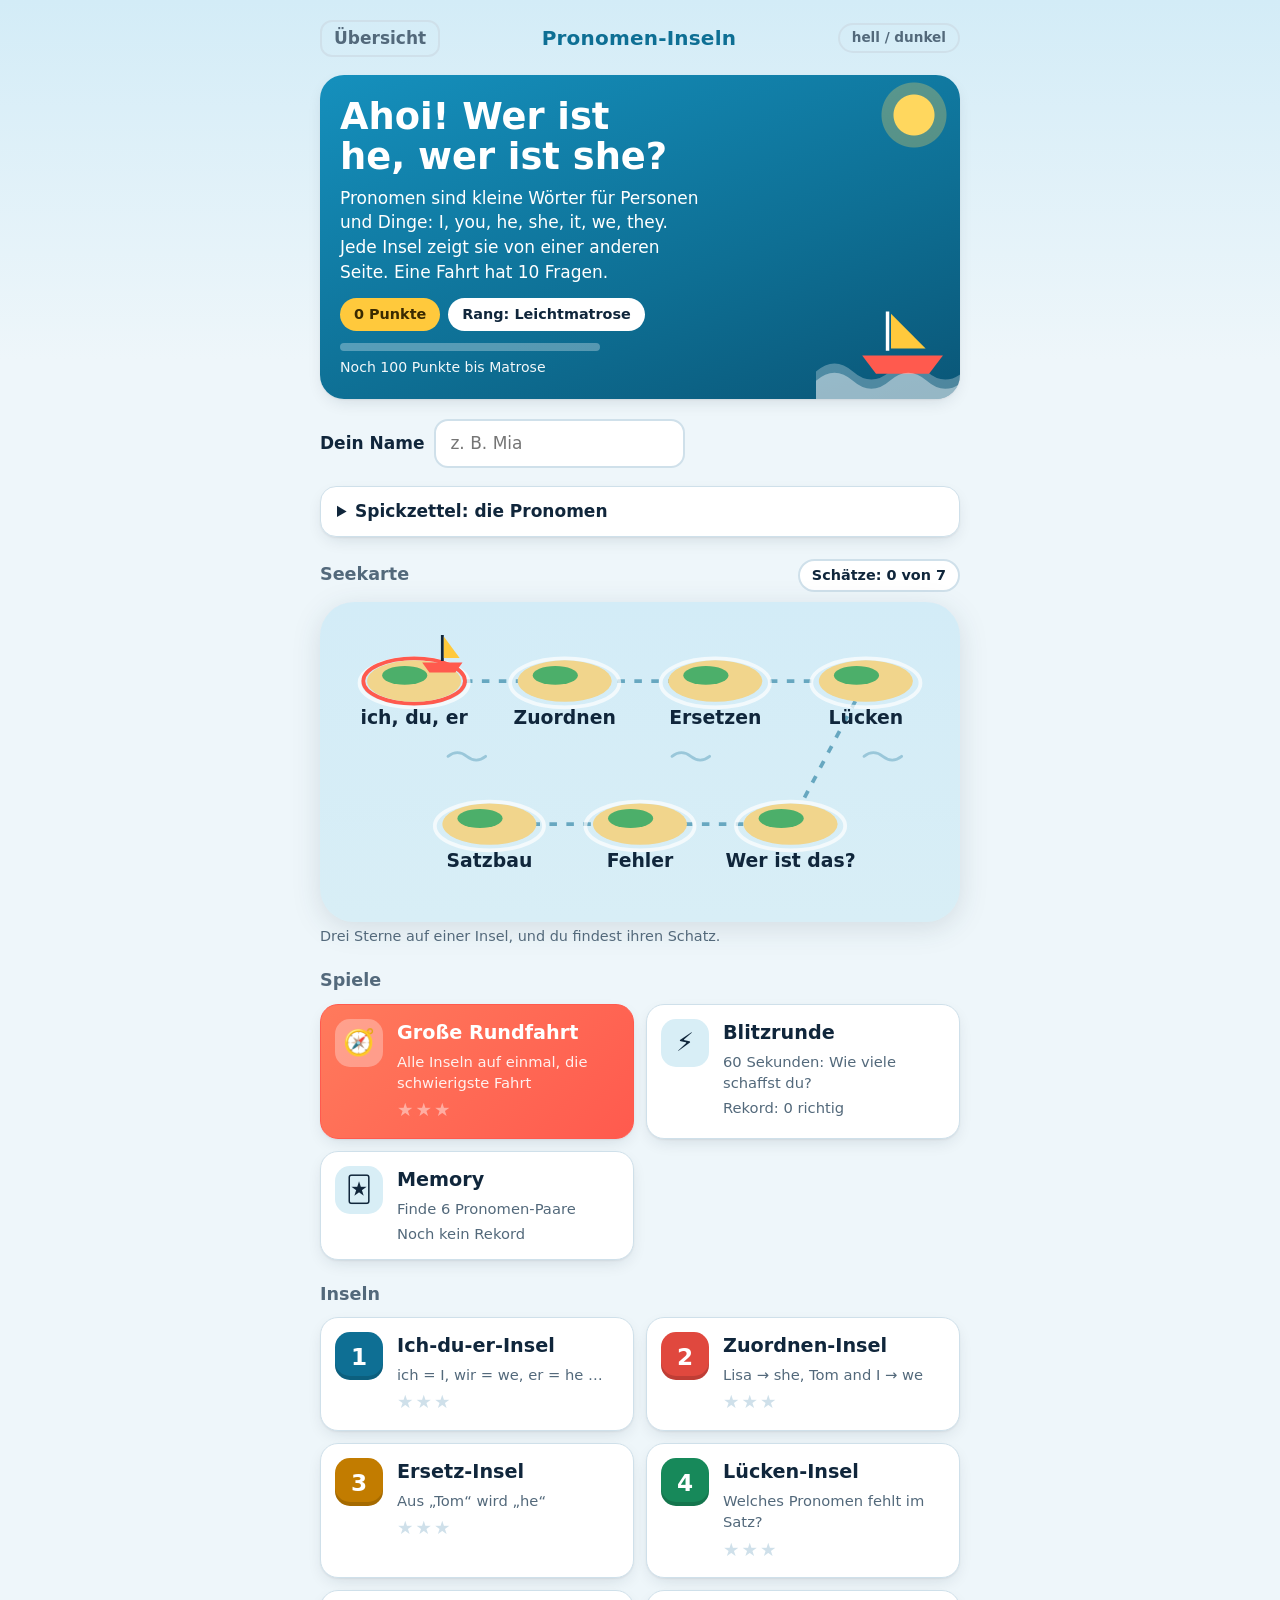
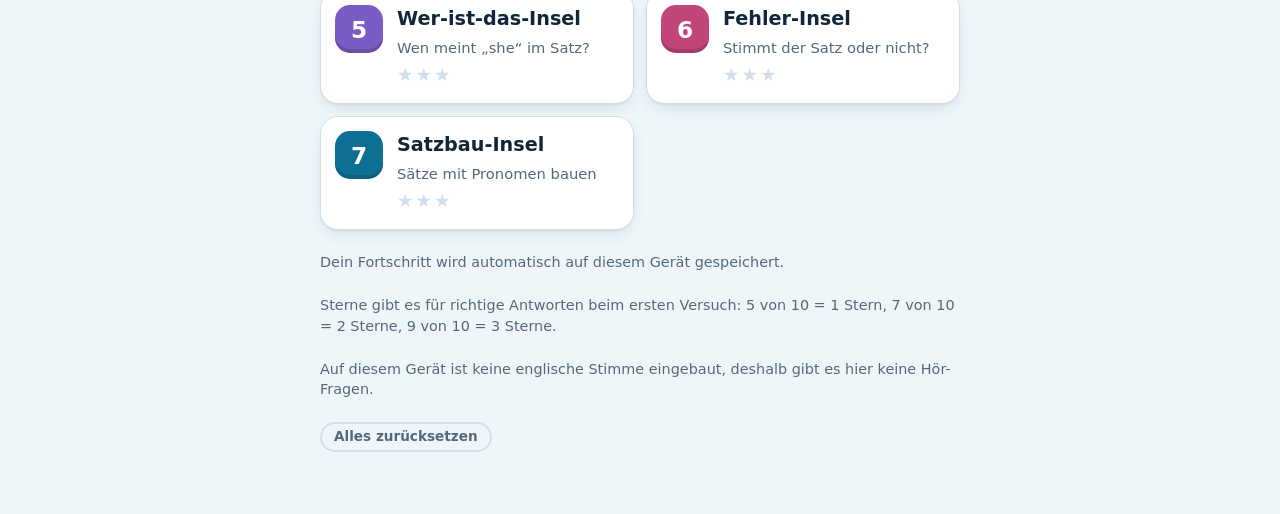
<file: englisch-5/pronomen/index.html>
<!doctype html>
<html lang="de">
<head>
<meta charset="utf-8">
<meta name="viewport" content="width=device-width,initial-scale=1,viewport-fit=cover">
<meta name="apple-mobile-web-app-capable" content="yes">
<meta name="mobile-web-app-capable" content="yes">
<meta name="apple-mobile-web-app-title" content="Pronomen">
<meta name="apple-mobile-web-app-status-bar-style" content="default">
<link rel="apple-touch-icon" href="[data-uri]">
<link rel="icon" href="[data-uri]">
<style>html{-webkit-text-size-adjust:100%;color-scheme:light}body{margin:0}[hidden]{display:none!important}</style>
<title>Pronomen-Inseln</title>
<link rel="stylesheet" href="../../gemeinsam/stil.css">

</head>
<body>
<div id="app"></div>
<script src="../wortschatz.js"></script>
<script src="../../gemeinsam/gemeinsam.js"></script>
<script src="../../gemeinsam/runde.js"></script>
<script>
const BRAND='Pronomen-Inseln',MISSED='Diese Sätze üben wir weiter',TYPE_PH='Pronomen';
const W=WORTSCHATZ.W;
const TOPICS=[
 {id:'uebersetzen',name:'Ich-du-er-Insel',map:'ich, du, er',sub:'ich = I, wir = we, er = he …'},
 {id:'zuordnen',name:'Zuordnen-Insel',map:'Zuordnen',sub:'Lisa → she, Tom and I → we'},
 {id:'ersetzen',name:'Ersetz-Insel',map:'Ersetzen',sub:'Aus „Tom“ wird „he“'},
 {id:'luecken',name:'Lücken-Insel',map:'Lücken',sub:'Welches Pronomen fehlt im Satz?'},
 {id:'wer',name:'Wer-ist-das-Insel',map:'Wer ist das?',sub:'Wen meint „she“ im Satz?'},
 {id:'fehler',name:'Fehler-Insel',map:'Fehler',sub:'Stimmt der Satz oder nicht?'},
 {id:'bauen',name:'Satzbau-Insel',map:'Satzbau',sub:'Sätze mit Pronomen bauen'}
];
const MAP=[[50,42],[130,42],[210,42],[290,42],[250,118],[170,118],[90,118]]; // Seekarte, Reihenfolge wie TOPICS

/* ---------- Pronomen und Satzbausteine ---------- */
// Nur Subjektpronomen (wer macht etwas?). Objektformen (me, him, them ...) kommen erst später im Unterricht.
// you steht zweimal: du und ihr. Die Reihenfolge ist fest, n.p zeigt auf diese Liste.
const PR=[{s:'I',de:'ich'},{s:'you',de:'du'},{s:'he',de:'er'},{s:'she',de:'sie (eine Person)'},{s:'it',de:'es'},{s:'we',de:'wir'},{s:'you',de:'ihr (mehrere)'},{s:'they',de:'sie (mehrere)'}];
const FORMS=[...new Set(PR.map(p=>p.s))];
const deOf=w=>PR.filter(p=>p.s===w).map(p=>p.de).join(' / ');
const cap=t=>t[0].toUpperCase()+t.slice(1);

// Personen: eigene Namen und Familienwörter aus der Wortliste. Neue Personen-Wörter hier mit he/she eintragen.
const NAMES={he:['Tom','Ben','Max','Leo'],she:['Lisa','Emma','Mia','Anna']};
const PERSON={boy:'he',girl:'she',mum:'she',mother:'she',dad:'he',father:'he',brother:'he',sister:'she'};
// Dinge und Tiere: alle Nomen der Wortliste (deutsches Wort großgeschrieben), außer Personen, Zeit und Zahlen.
const SKIP=['home','kid','people','colour','hometown'];
const PHYS=['tiere','klasse','stadt','farben','leute']; // zum Ansehen und Anfassen: "is here", "is big"
const isThing=e=>{const en=enShow(e);return /^[A-ZÄÖÜ]/.test(deShow(e))&&/^[a-z][a-z ]*$/.test(en)&&!/ of$/.test(en)
  &&!['zeit','zahlen','monate'].includes(e[0])&&!PERSON[en]&&!SKIP.includes(en)&&!/(\S+) \/ \1in\b/.test(deShow(e))};
const THINGS=W.filter(isThing);
const petLike=n=>!!(n.e&&(n.e[0]==='tiere'||enShow(n.e)==='boat')); // Tiere (und Boote) sind in der Schule "it", im Englischen aber auch he/she möglich

function personNP(){
  const fam=W.filter(e=>PERSON[enShow(e)]);
  if(Math.random()<.55||!fam.length){const g=pick(['he','she']);return {t:pick(NAMES[g]),p:g==='he'?2:3,person:true,name:true}}
  const w=enShow(pick(fam));return {t:(['boy','girl'].includes(w)?'the ':'my ')+w,p:PERSON[w]==='he'?2:3,person:true};
}
const NEW=['klasse','farben']; // "is new" nur bei Schulsachen und Kleidung (nicht "The sea is new")
function thingNP(pool=THINGS){const e=pick(pool);return {t:'the '+enShow(e),p:4,phys:PHYS.includes(e[0]),nw:NEW.includes(e[0]),e}}
function npOf(k){
  if(k==='I')return {t:'I',p:0,who:pick(NAMES[pick(['he','she'])])};        // "My name is Tom. I am ..."
  if(k==='you')return {t:'you',p:1,who:pick(NAMES[pick(['he','she'])])};     // "Hello, Lisa! How old are you?"
  if(k==='it')return thingNP();
  if(k==='person')return personNP();
  if(k==='they-p'){const a=personNP(),fam=t=>t.startsWith('my ')?PERSON[t.slice(3)]:null;let b;do b=personNP();while(b.t===a.t||(fam(a.t)&&fam(a.t)===fam(b.t))); // nicht "my mum and my mother"
   return {t:a.t+' and '+b.t,p:7,person:true,pl:true}}
  if(k==='they-t'){const P=THINGS.filter(x=>PHYS.includes(x[0])&&!['zoo','animal','pet'].includes(enShow(x))),a=thingNP(P.filter(x=>P.filter(y=>y[0]===x[0]).length>1)),b=pick(P.filter(x=>x[0]===a.e[0]&&'the '+enShow(x)!==a.t)); // nicht "the frog and the zoo" // zwei Dinge von derselben Insel
    return {t:a.t+' and the '+enShow(b),p:7,pl:true,phys:true,nw:a.nw,e:a.e}}
  if(k==='we'){const a=personNP();return {t:a.t+' and I',p:5,person:true,pl:true}}
  if(k==='youpl'){const a=personNP();return {t:'you and '+a.t,p:6,person:true,pl:true}}
}
const T={
 I:['{} am ten years old.','{} am at school.','{} am late.','{} am from Germany.','{} am at home.'],
 you:['How old are {}?','Where are {}?','{} are my friend.','{} are late.','{} are nice.'],
 person:['{} is at school.','{} is my friend.','{} is nice.','{} is late.','{} is at home.','{} is sad.','{} is friendly.','Where is {}?'],
 name:['{} is ten years old.','{} is from Germany.'],
 people:['{} are at school.','{} are nice.','{} are late.','{} are at home.','{} are sad.','{} are friendly.','Where are {}?'],
 thing:['{} is great.','{} is nice.'],physThing:['{} is here.','{} is there.','{} is big.','Where is {}?'],newThing:['{} is new.'],
 things:['{} are great.','{} are nice.'],physThings:['{} are here.','{} are there.','{} are big.','Where are {}?'],newThings:['{} are new.']
};
const ALL=['person','person','it','it','they-p','they-t','we','youpl'], NOUNS=ALL; // NOUNS: Satzteile, die man ersetzen kann
// Ein Satz mit Nomen, dazu derselbe Satz mit Pronomen
function sentence(kinds=ALL){
  const n=npOf(pick(kinds));
  const L=n.p===0?T.I:n.p===1?T.you:n.p===4?T.thing.concat(n.phys?T.physThing:[],n.nw?T.newThing:[]):n.person&&n.pl?T.people.filter(t=>(n.p!==5&&n.p!==6)||!t.startsWith('Where'))
    :n.pl?T.things.concat(n.phys?T.physThings:[],n.nw?T.newThings:[]):T.person.concat(n.name?T.name:[]);
  const t=pick(L),at0=t.startsWith('{}'),put=x=>t.replace('{}',at0||x==='I'?cap(x):x),w=PR[n.p].s;
  return {t,at0,put,n,w,orig:put(n.t),mark:t.replace('{}','**'+(at0?cap(n.t):n.t)+'**'),out:put(w)};
}
const shown=(s,x)=>s.at0||x==='I'?cap(x):x;                       // so steht das Pronomen im Satz
// avoid: Pronomen, die man auch begründen könnte. Bei Tieren nie he/she (Haustiere!), mit ctx bei einer Person nie it ("It is late." = Es ist spät).
const avoidFor=(s,ctx)=>(petLike(s.n)?['he','she']:[]).concat(ctx&&s.n.person&&!s.n.pl?['it']:[]);
const choices=(s,ctx)=>{const av=avoidFor(s,ctx);return shuffle([s.w].concat(shuffle(FORMS.filter(x=>x!==s.w&&!av.includes(x))).slice(0,3))).map(x=>shown(s,x))};
// Erster Satz, der das fette Wort einführt (danach nie "Where ...?", das passte nicht zu "This is Lisa.")
const intro=n=>n.p===0?`My name is **${n.who}**.`:n.p===1?`Hello, **${n.who}**!`:n.person&&n.pl?`**${cap(n.t)}** are friends.`
  :n.person?`This is **${n.t}**.`:`Look at **${n.t}**!`;
const ctxSentence=kinds=>{let s;do s=sentence(kinds);while(s.t.startsWith('Where'));return s};

/* ---------- Fragen (alle als reine Daten, damit Runden gespeichert werden können) ---------- */
// Felder: kind (mc|type|build|listen), label, prompt (**fett** erlaubt), options/correct, accept, tiles/target, sol, say, wk (Übungs-Schlüssel)
function qTrans(quick){
  if(Math.random()<.55){
    const p=pick(PR),correct=p.s;
    const q={kind:'mc',label:'Wie heißt das auf Englisch?',prompt:p.de,options:shuffle([correct].concat(shuffle(FORMS.filter(w=>w!==correct)).slice(0,3))),correct,accept:[correct],sol:`${p.de} = ${correct}`,say:correct,wk:correct};
    if(!quick&&Math.random()<.4){q.kind='type';q.label='Schreibe das englische Pronomen'}
    return q;
  }
  const w=pick(FORMS),correct=deOf(w);
  return {kind:'mc',label:'Was heißt das auf Deutsch?',prompt:w,options:shuffle([correct].concat(shuffle(FORMS.filter(x=>x!==w).map(deOf)).slice(0,3))),correct,sol:`${w} = ${correct}`,say:w,wk:w};
}
function qSimple(){ // "Lisa → she", "Tom and I → we"
  const s=sentence(NOUNS);
  return {kind:'mc',label:'Welches Pronomen passt?',prompt:`${cap(s.n.t)} → ?`,options:choices(Object.assign({},s,{at0:false})),correct:s.w,sol:`${cap(s.n.t)} → ${s.w}`,say:s.out,wk:s.w};
}
function qReplace(){
  const s=sentence(NOUNS);
  return {kind:'mc',label:'Welches Pronomen ersetzt den fetten Teil?',prompt:s.mark,options:choices(s),correct:shown(s,s.w),sol:s.out,say:s.out,wk:s.w};
}
function qGap(quick){
  const s=ctxSentence(ALL.concat(['I','you'])),correct=shown(s,s.w),i=intro(s.n);
  const q={kind:'mc',label:'Welches Pronomen passt zum fetten Wort?',prompt:`${i} ${s.t.replace('{}','___')}`,options:choices(s,true),correct,accept:[correct],
    sol:`${plain(i)} ${s.out}`,say:`${plain(i)} ${s.out}`,wk:s.w};
  if(!quick&&Math.random()<.5){q.kind='type';q.label='Schreibe das Pronomen für das fette Wort'}
  return q;
}
function qWho(){
  const kinds=['person','person','it','they-p','they-t','we'],s=sentence(kinds),opts=[s.n.t],seen=new Set([s.n.p]);
  for(let i=0;i<40&&opts.length<4;i++){const n=npOf(pick(kinds));if(seen.has(n.p)||(petLike(n)&&['he','she'].includes(s.w)))continue;seen.add(n.p);opts.push(n.t)}
  return {kind:'mc',label:'Wen oder was kann das fette Pronomen meinen?',prompt:s.t.replace('{}','**'+shown(s,s.w)+'**'),options:shuffle(opts),correct:s.n.t,
    sol:`${shown(s,s.w)} = ${s.n.t}`,say:s.out,wk:s.w};
}
function qFehler(){
  const ok=Math.random()<.45,yes=ok?'Stimmt':'Stimmt nicht';
  if(Math.random()<.15){ // I schreibt man immer groß
    const s=ctxSentence(['I']),i=intro(s.n);
    return {kind:'mc',label:'Stimmt der Satz?',prompt:`${i} ${ok?s.out:s.out.replace(/^I /,'i ')}`,options:['Stimmt','Stimmt nicht'],correct:yes,
      sol:(ok?'':'I schreibt man immer groß: ')+`${plain(i)} ${s.out}`,say:`${plain(i)} ${s.out}`,wk:'I'};
  }
  // falsches Pronomen zum Satz davor: "This is Lisa. He is nice." Ohne Tiere, denn Haustiere dürfen im Englischen auch he/she sein.
  let s;do s=ctxSentence(['person','person','it','they-p','they-t','we','you']);while(petLike(s.n));
  const i=intro(s.n),same=s.n.p===1||s.n.pl?['we','they']:s.n.person?['he','she']:['he','she','it']; // gleiche Verbform (is/are); bei Personen kein it ("It is nice." wäre auch richtig)
  const wrong=pick(same.filter(x=>x!==s.w));
  return {kind:'mc',label:'Passt das Pronomen zum fetten Wort?',prompt:`${i} ${ok?s.out:s.put(wrong)}`,options:['Stimmt','Stimmt nicht'],correct:yes,
    sol:(ok?'':'Richtig heißt es: ')+`${plain(i)} ${s.out}`,say:`${plain(i)} ${s.out}`,wk:s.w};
}
function qBuild(){
  let s;do s=sentence(NOUNS);while(/ (here|there)\b/.test(s.t)); // "Here it is." wäre auch richtig
  const t=toks(s.out),o=petLike(s.n)&&!s.n.pl?'they':pick((s.n.pl?['we','they','you']:['he','she','it']).filter(x=>x!==s.w));
  return {kind:'build',label:'Bau den Satz mit Pronomen',prompt:s.mark,tiles:scramble(t.concat([shown(s,o)])),target:t.join(' '),extra:1,sol:s.out,say:s.out,wk:s.w};
}
function qListen(){ // hören und den gehörten Satz wählen: He / She / It is ... oder We / They / You are ...
  const s=sentence(ALL.concat(['you'])),pool=s.n.p===1||s.n.pl?['we','they','you']:['he','she','it'];
  return {kind:'listen',label:'Was hörst du?',options:shuffle(pool.map(x=>s.put(x))),correct:s.out,sol:s.out,say:s.out,wk:s.w};
}
const GEN={
 uebersetzen:()=>qTrans(), zuordnen:qSimple,
 ersetzen:()=>canSpeak()&&Math.random()<.25?qListen():qReplace(),
 luecken:()=>canSpeak()&&Math.random()<.2?qListen():qGap(),
 wer:qWho, fehler:qFehler, bauen:qBuild
};
const quickQ=()=>pick([()=>qTrans(true),qSimple,qReplace,qFehler,()=>qGap(true)])();
function makeQ(topic){ // drei Kandidaten, der mit dem schwächsten Pronomen gewinnt
  const g=topic==='mix'?()=>GEN[pick(TOPICS).id]():GEN[topic];
  const c=[g(),g(),g()];return c.sort((a,b)=>(save.weak[b.wk]||0)-(save.weak[a.wk]||0)+Math.random()-.5)[0];
}
const MEMO=()=>{ // Paare mit eindeutigen Kartentexten: Englisch ↔ Deutsch oder Pronomen ↔ Person
  const c=FORMS.map(w=>({a:w,b:deOf(w)})).concat([...Array(12)].map(()=>{let s;do s=sentence(NOUNS);while(petLike(s.n));return {a:s.w,b:s.n.t}}));
  const out=[],used=new Set();
  for(const x of shuffle(c)){if(used.has(x.a)||used.has(x.b))continue;out.push(x);used.add(x.a);used.add(x.b);if(out.length===PAIRS)break}
  return out;
};

/* ---------- Speicher (nur Komfort, darf ausfallen) ---------- */
let save={name:'',xp:0,best:{},weak:{},sound:true,blitz:0,memo:0};
try{const s=localStorage.getItem('en5-pron-v2');if(s)save=Object.assign(save,JSON.parse(s));
  else{ // v1 enthielt noch Objektpronomen: nur Name, Punkte, Ton und Rekorde übernehmen, sonst den Namen von den Vokabel-Inseln
    const o=JSON.parse(localStorage.getItem('en5-pron-v1')||'null')||{},v=JSON.parse(localStorage.getItem('en5-v1')||'null')||{};
    save.name=o.name||v.name||'';save.xp=o.xp||0;save.blitz=o.blitz||0;save.memo=o.memo||0;if(o.sound===false||v.sound===false)save.sound=false;
  }}catch(e){}
initRank();
let storageOK=true;
function persist(){try{localStorage.setItem('en5-pron-v2',JSON.stringify(save));storageOK=true}catch(e){storageOK=false}}
try{localStorage.setItem('en5-test','1');localStorage.removeItem('en5-test')}catch(e){storageOK=false}

/* ---------- Ansichten ---------- */
const cheat=`<details class="mist"><summary><b>Spickzettel: die Pronomen</b></summary>
 <table class="cheat"><tr><th>Deutsch</th><th>Englisch</th><th>Beispiel</th></tr>
 ${[['ich','I','I am ten.'],['du','you','You are nice.'],['er','he','Tom → he'],['sie (eine Person)','she','Lisa → she'],['es','it','the dog → it'],['wir','we','Tom and I → we'],['ihr (mehrere)','you','you and Tom → you'],['sie (mehrere)','they','Tom and Lisa → they']]
   .map(([d,e,x])=>`<tr><td>${esc(d)}</td><td><b>${e}</b></td><td>${esc(x)}</td></tr>`).join('')}</table>
 <p class="tip">Tiere und Dinge sind <b>it</b>. <b>I</b> schreibt man immer groß. Nach I kommt <b>am</b>, nach he, she, it kommt <b>is</b>, nach we, you, they kommt <b>are</b>.</p></details>`;
function home(){
  G=null;M=null;if(B){clearTimeout(B.timer);B=null}
  const hi=save.name?`Ahoi ${esc(save.name)}!`:'Ahoi!';
  const tiles=TOPICS.map(t=>`<button class="tile" data-t="${t.id}"><h3>${t.name}</h3><span class="sub">${t.sub}</span>${starsHtml(save.best[t.id]||0)}</button>`).join('');
  const chests=TOPICS.filter(t=>(save.best[t.id]||0)>=3).length;
  const rg=save.round&&save.round.queue&&save.round.queue.length?save.round:null;
  const resume=rg?`<div class="grid" style="margin-bottom:12px"><button class="tile resume" id="rs"><h3>Weiterspielen</h3><span class="sub">${esc(rg.topic==='mix'?'Große Rundfahrt':(TOPICS.find(t=>t.id===rg.topic)||{}).name)}, Frage ${Math.min(rg.done+1,rg.total)} von ${rg.total}</span></button></div>`:'';
  $('#app').innerHTML=`
  <div class="top"><a class="back" href="../../" style="text-decoration:none">Übersicht</a><span class="brand">${BRAND}</span>${themeBtn()}</div>
  <section class="hero"><h1>${hi} Wer ist he, wer ist she?</h1>
   <p>Pronomen sind kleine Wörter für Personen und Dinge: I, you, he, she, it, we, they. Jede Insel zeigt sie von einer anderen Seite. Eine Fahrt hat ${ROUND} Fragen.</p>
   <div class="rank"><span class="pill sun">${save.xp} Punkte</span><span class="pill">Rang: ${rank()}</span></div>${rankBar()}${hero}</section>
  <div class="namebox"><label for="nm">Dein Name</label><input type="text" id="nm" maxlength="16" value="${esc(save.name)}" placeholder="z. B. Mia" autocomplete="off"></div>
  ${resume}${cheat}
  <div class="maphead"><h2 class="sec" style="margin:0">Seekarte</h2><span class="pill">Schätze: ${chests} von ${TOPICS.length}</span></div>
  ${seaMap(MAP,170)}
  <p class="tip" style="margin-top:4px">Drei Sterne auf einer Insel, und du findest ihren Schatz.</p>
  <h2 class="sec">Spiele</h2><div class="grid">
   <button class="tile mix" data-t="mix"><h3>Große Rundfahrt</h3><span class="sub">Alle Inseln auf einmal, die schwierigste Fahrt</span>${starsHtml(save.best.mix||0)}</button>
   <button class="tile" id="gb"><h3>Blitzrunde</h3><span class="sub">${BLITZ} Sekunden: Wie viele schaffst du?</span><span class="sub">Rekord: ${save.blitz||0} richtig</span></button>
   <button class="tile" id="gm"><h3>Memory</h3><span class="sub">Finde ${PAIRS} Pronomen-Paare</span><span class="sub">${save.memo?'Rekord: '+save.memo+' Züge':'Noch kein Rekord'}</span></button>
  </div>
  <h2 class="sec">Inseln</h2><div class="grid isles">${tiles}</div>
  <p class="tip">${storageOK?'Dein Fortschritt wird automatisch auf diesem Gerät gespeichert.':'Speichern geht in diesem Browser gerade nicht (privates Fenster?). Dein Fortschritt geht beim Schließen verloren.'}</p>
  <p class="tip">Sterne gibt es für richtige Antworten beim ersten Versuch: 5 von 10 = 1 Stern, 7 von 10 = 2 Sterne, 9 von 10 = 3 Sterne.</p>
  <p class="tip">${VOICE?`<button class="theme" id="snd">${save.sound?'🔊 Ton an':'🔇 Ton aus'}</button> Hör-Fragen und Vorlesen nutzen die Stimme dieses Geräts.${/Firefox/.test(navigator.userAgent)&&/Macintosh/.test(navigator.userAgent)?' In Firefox auf dem Mac knackt die Stimme am Ende, in Safari oder Chrome klingt sie sauber.':''}${/iPhone/.test(navigator.userAgent)?' Kein Ton auf dem iPhone? Stummschalter ausschalten (Klingeln an) und lauter stellen.':''}`:'Auf diesem Gerät ist keine englische Stimme eingebaut, deshalb gibt es hier keine Hör-Fragen.'}</p>
  <p class="tip"><button class="theme" id="rst">Alles zurücksetzen</button></p>`;
  if(VOICE)$('#snd').onclick=()=>{save.sound=!save.sound;persist();say("Hello! Let's go!");home()};
  bindTheme();
  $('#nm').oninput=e=>{save.name=e.target.value.trim();persist()};
  document.querySelectorAll('[data-t]').forEach(b=>{b.onclick=()=>start(b.dataset.t);
    if(b.tagName==='g')b.onkeydown=ev=>{if(ev.key==='Enter'||ev.key===' '){ev.preventDefault();start(b.dataset.t)}}});
  $('#gb').onclick=blitz;$('#gm').onclick=memory;
  if(rg)$('#rs').onclick=()=>{G=Object.assign({answered:false},rg);show()};
  let armed=false;$('#rst').onclick=ev=>{if(!armed){armed=true;ev.target.textContent='Wirklich alles löschen? Nochmal tippen.';return}save={name:'',xp:0,best:{},weak:{},round:null,sound:save.sound,blitz:0,memo:0};persist();home()};
}

function memory(){memoryGame(MEMO(),memory,'Finde die Paare: wir gehört zu we, Lisa gehört zu she.')}

home();
</script>

</body>
</html>
</file>
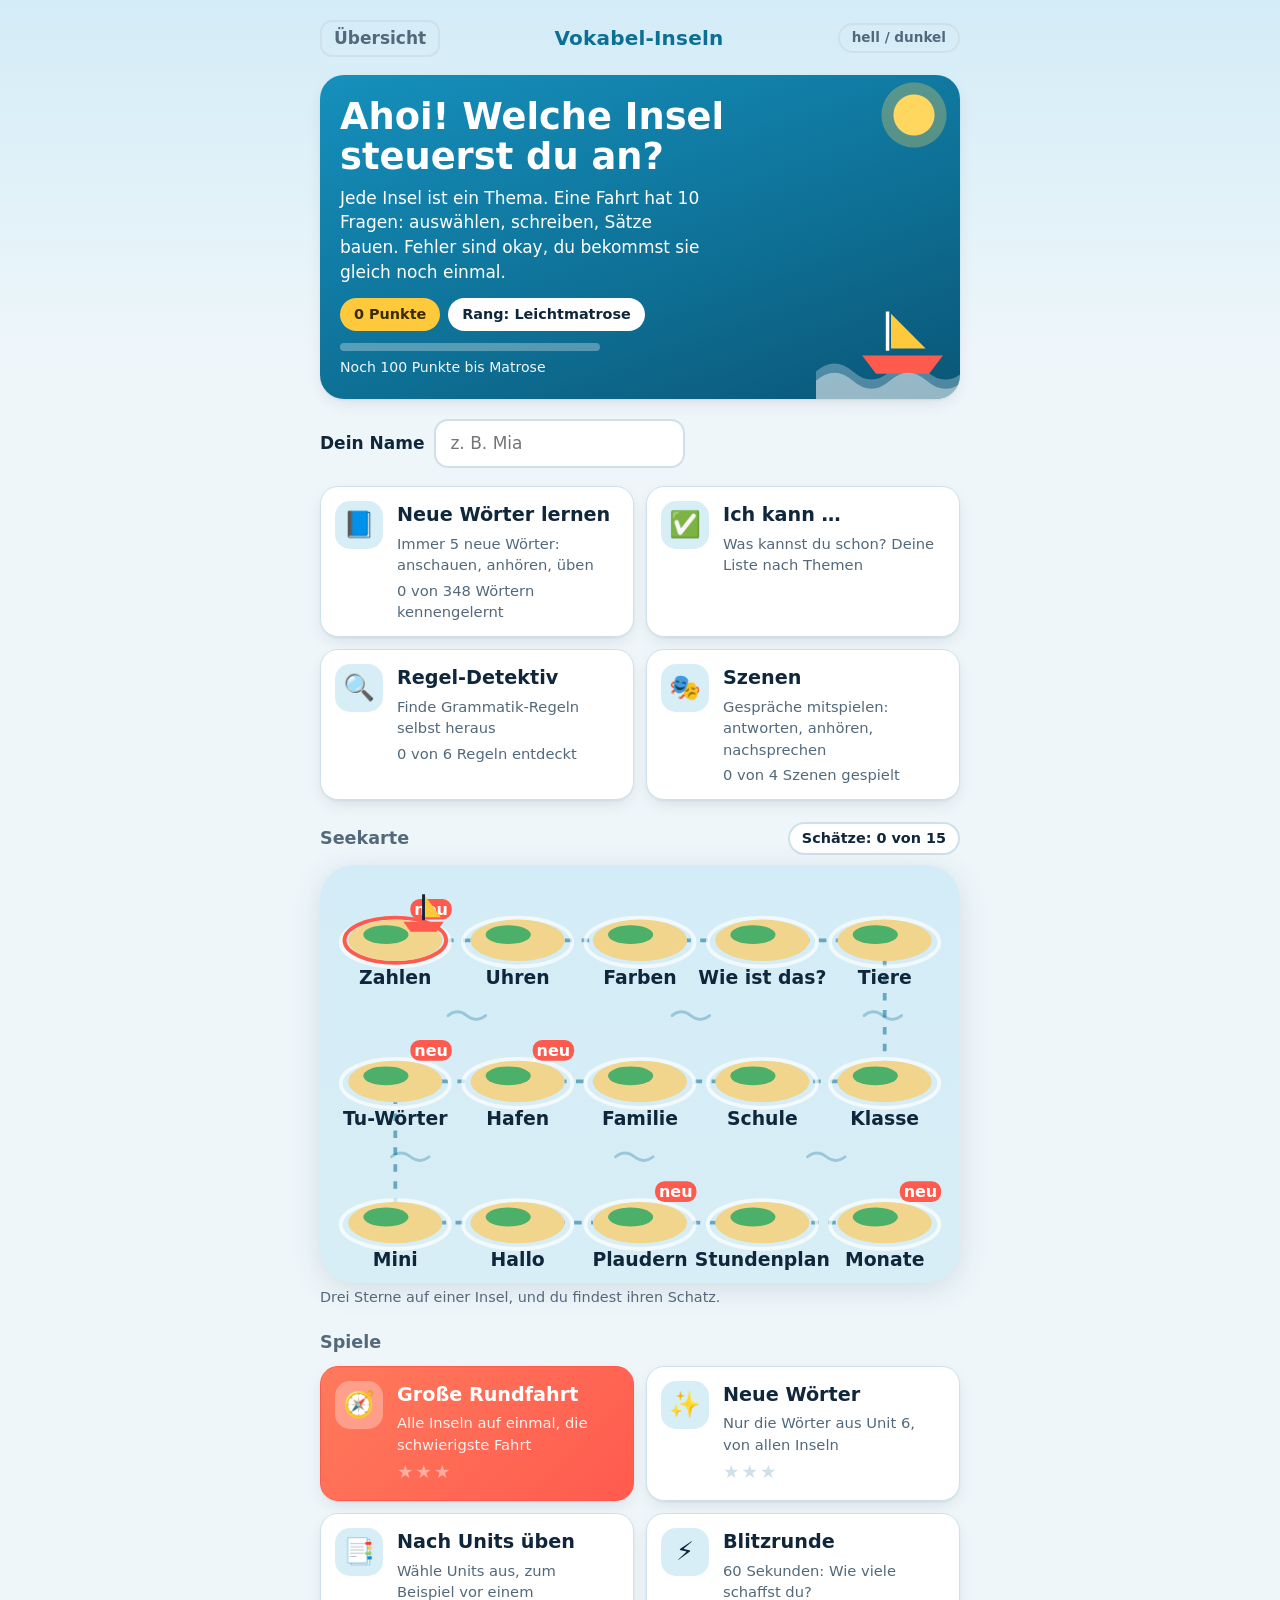
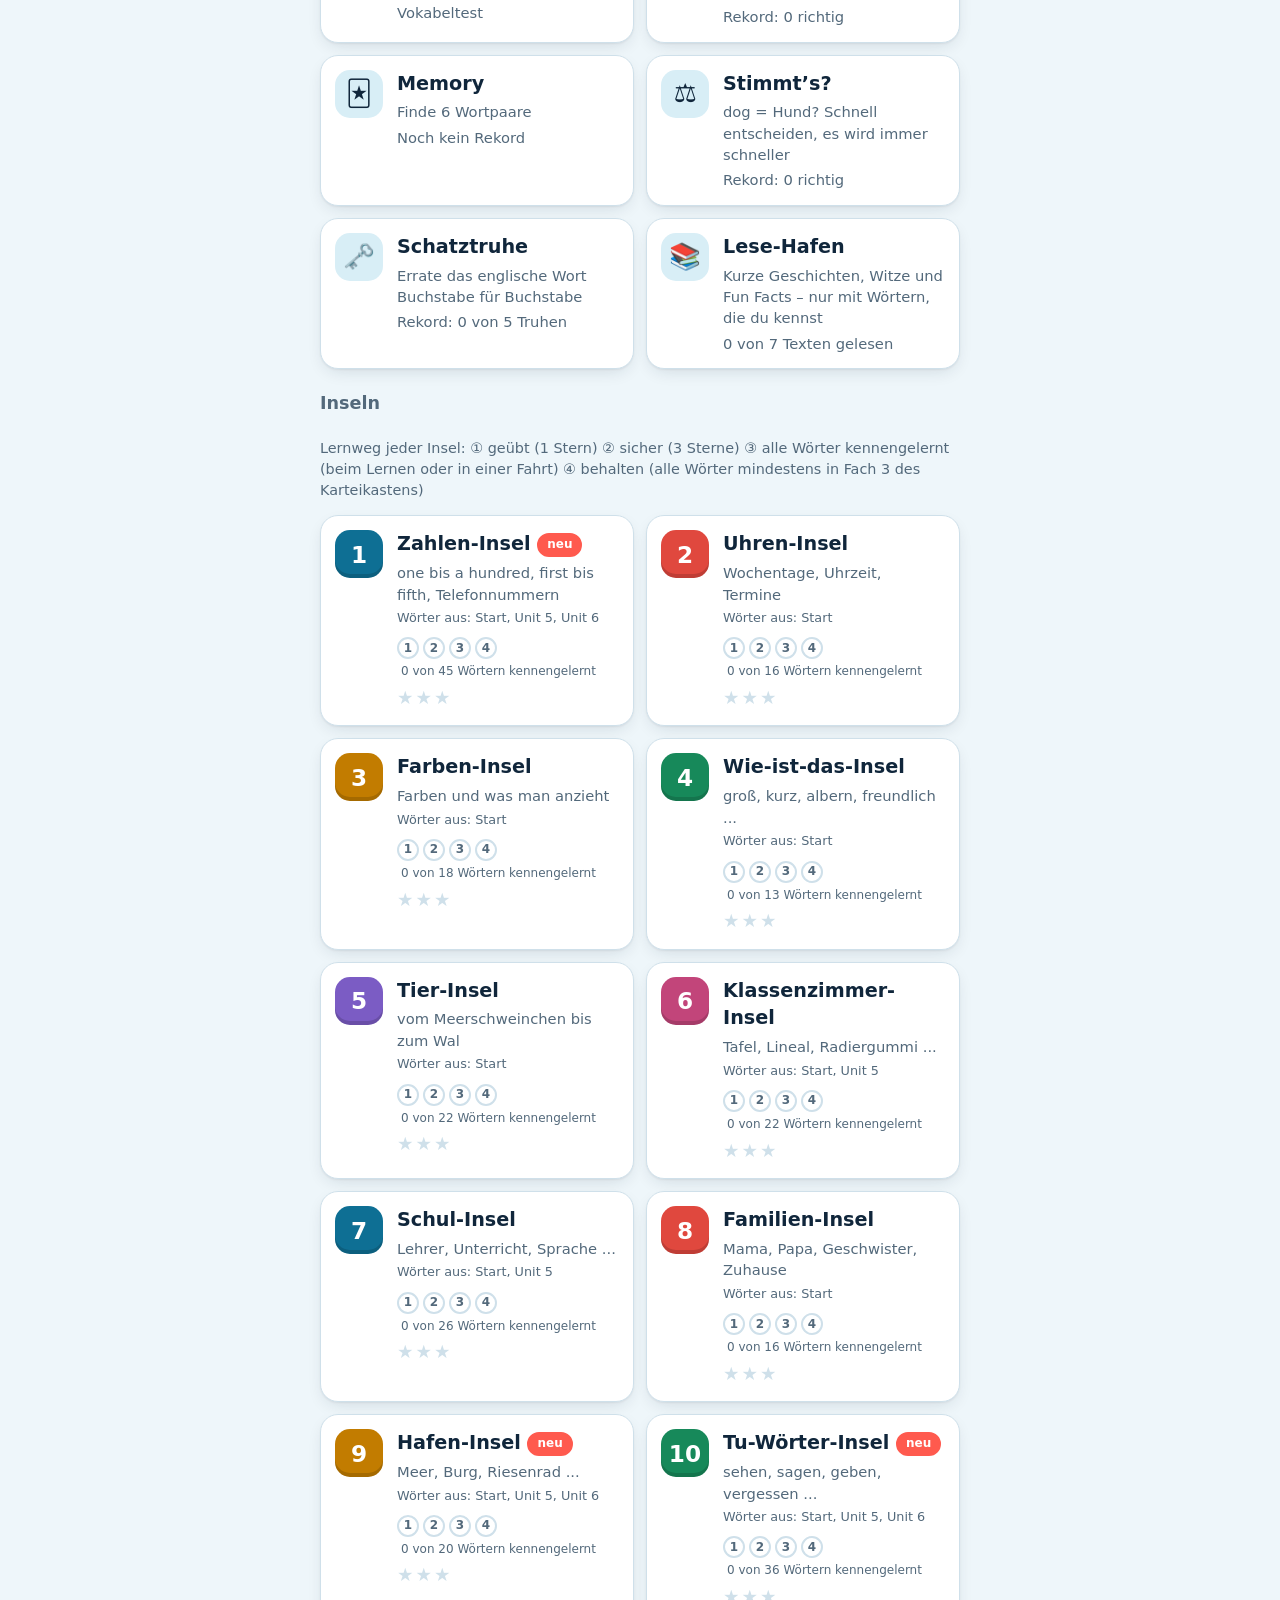
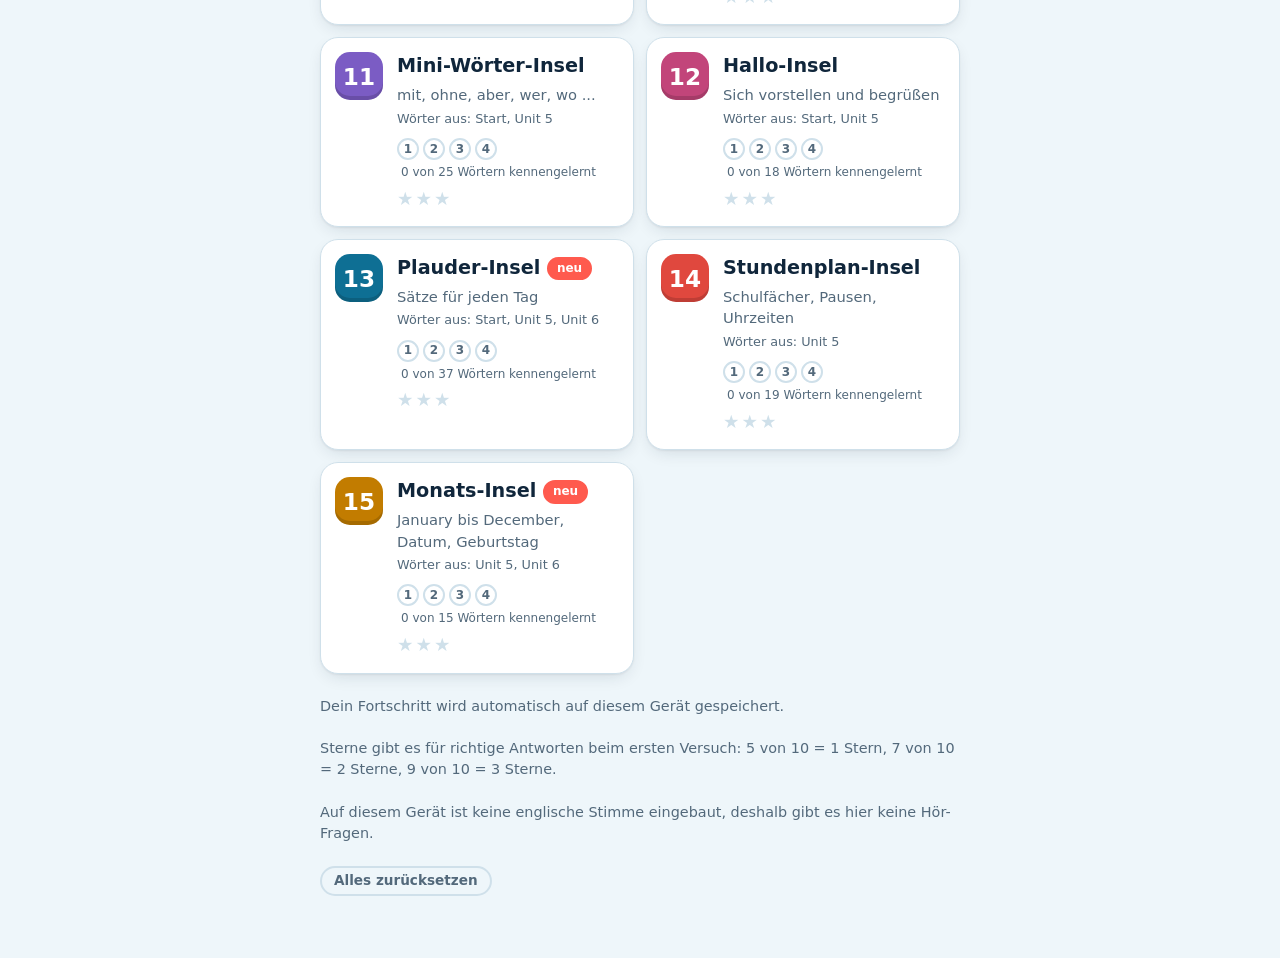
<file: englisch-5/vokabeln/index.html>
<!doctype html>
<html lang="de">
<head>
<meta charset="utf-8">
<meta name="viewport" content="width=device-width,initial-scale=1,viewport-fit=cover">
<meta name="apple-mobile-web-app-capable" content="yes">
<meta name="mobile-web-app-capable" content="yes">
<meta name="apple-mobile-web-app-title" content="Vokabeln">
<meta name="apple-mobile-web-app-status-bar-style" content="default">
<link rel="apple-touch-icon" href="[data-uri]">
<link rel="icon" href="[data-uri]">
<style>html{-webkit-text-size-adjust:100%;color-scheme:light}body{margin:0}[hidden]{display:none!important}</style>
<title>Vokabel-Inseln</title>
<link rel="stylesheet" href="../../gemeinsam/stil.css">

</head>
<body>
<div id="app"></div>

<script src="../wortschatz.js"></script>
<script src="../lesetexte.js"></script>
<script src="../grammatik.js"></script>
<script src="../../gemeinsam/gemeinsam.js"></script>
<script src="../../gemeinsam/spiele.js"></script>
<script>
const SPRACHE={brand:'Vokabel-Inseln',key:'en5-v1',umzug:['hwg-v1','u1-v1'],name:'Englisch',adj:'englische',wort:'Englisches Wort',platzhalter:'English',
 gruss:"Hello! Let's go!",beispiel:'dog = Hund?',abc:'abcdefghijklmnopqrstuvwxyz',sonder:'',artikel:null,tf:['True or false?','True','False'],
 map:[[40,40],[105,40],[170,40],[235,40],[300,40],[300,115],[235,115],[170,115],[105,115],[40,115],[40,190],[105,190],[170,190],[235,190],[300,190]]}; // map: Seekarte, Reihenfolge wie TOPICS
</script>
<script src="../../gemeinsam/vokabeln.js"></script>

</body>
</html>
</file>
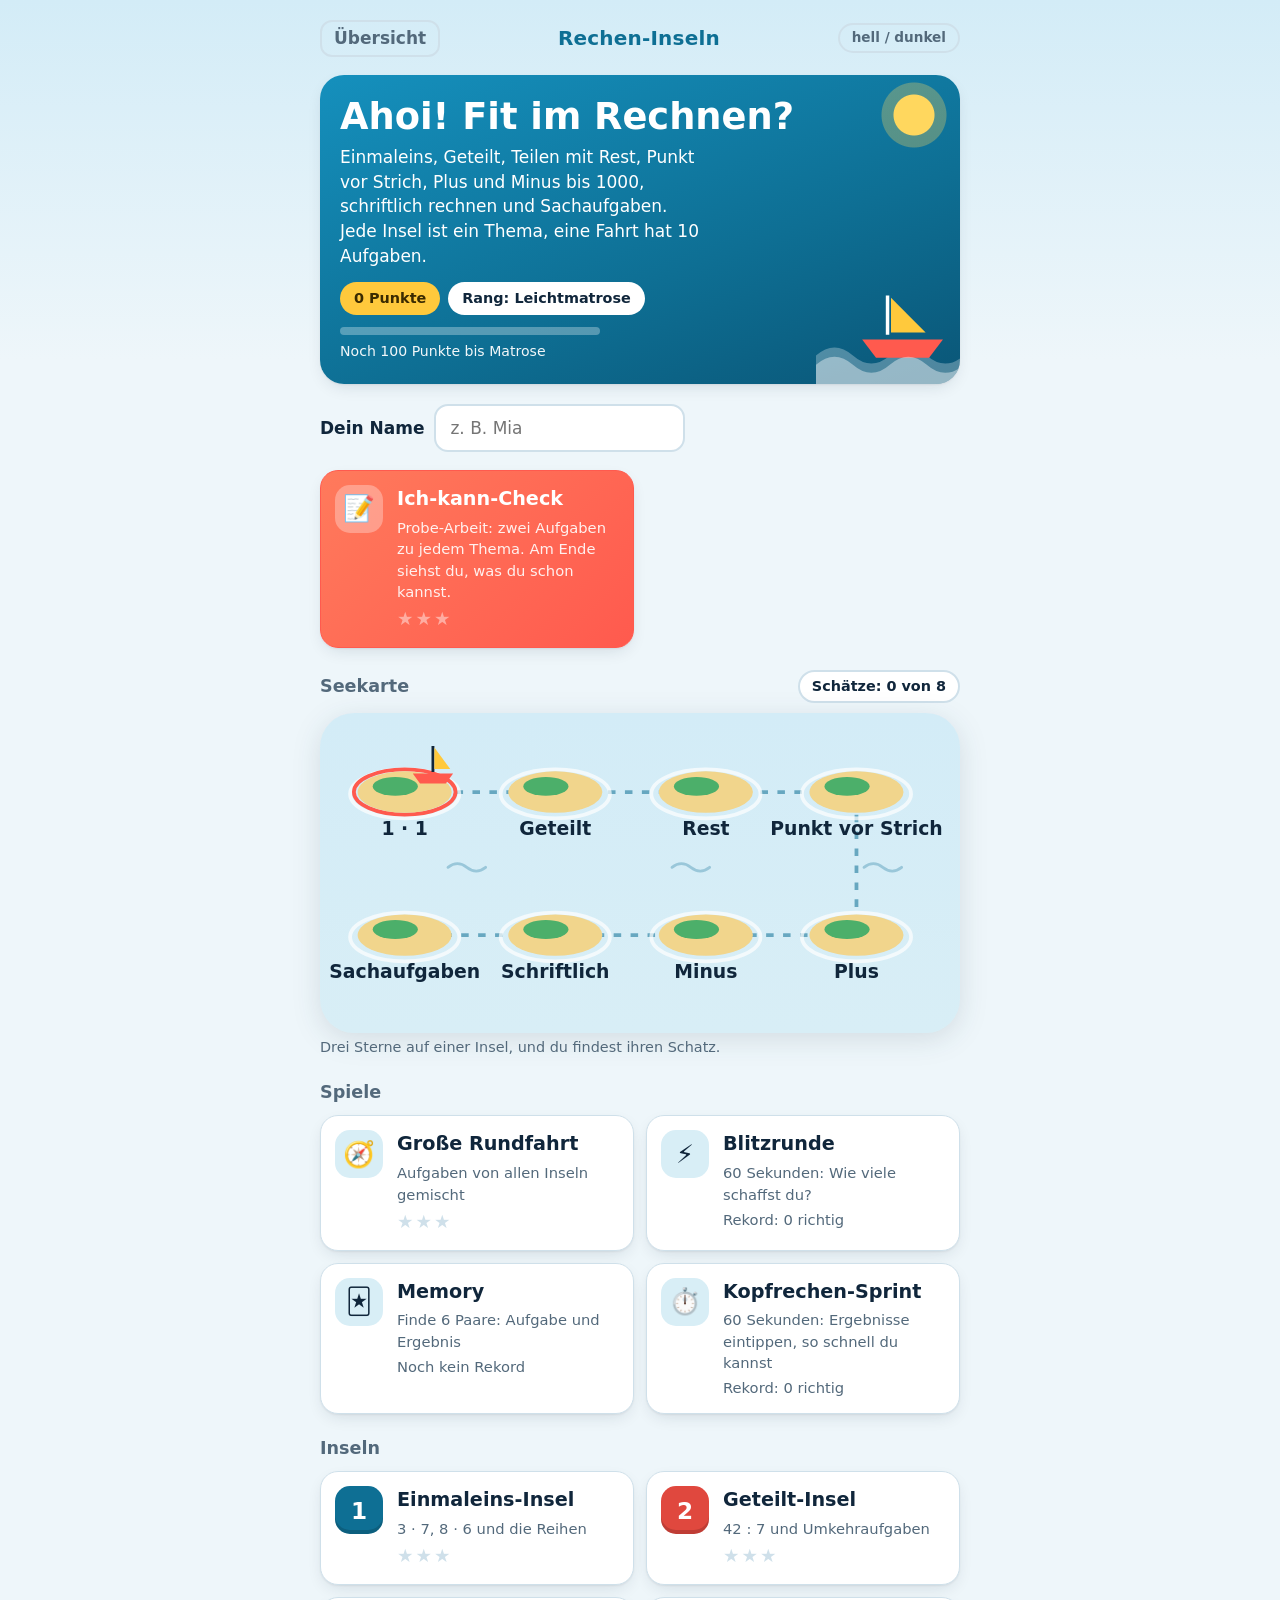
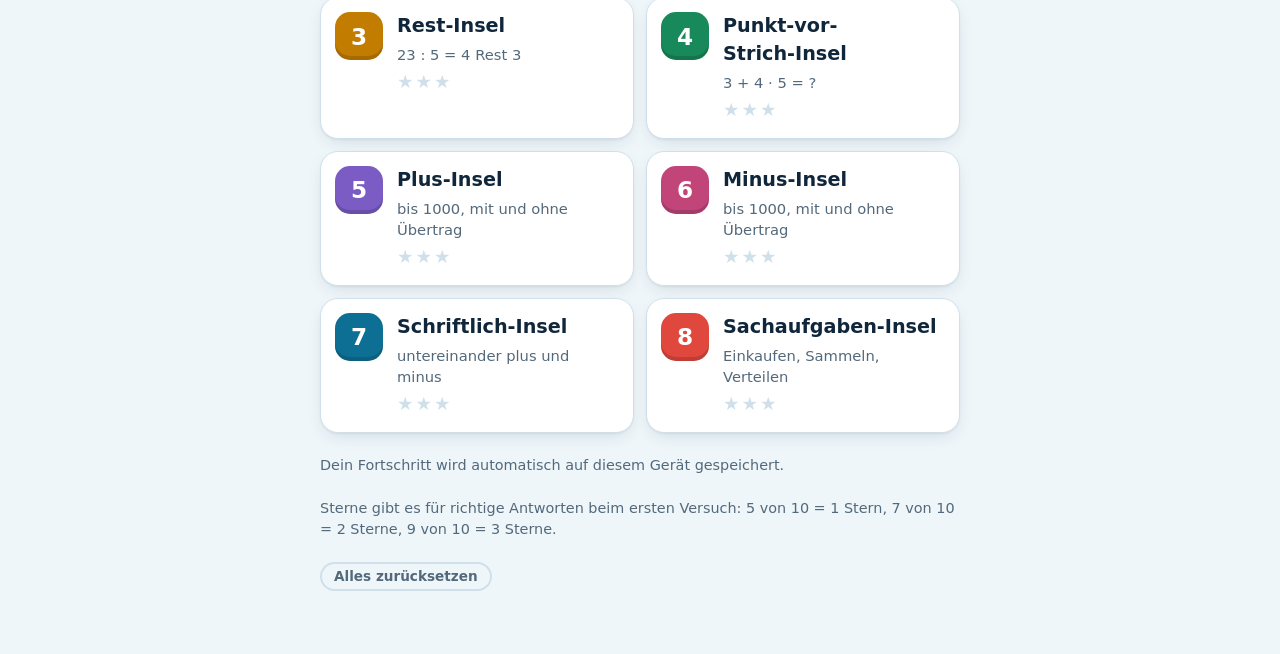
<file: mathe-3/kopfrechnen/index.html>
<!doctype html>
<html lang="de">
<head>
<meta charset="utf-8">
<meta name="viewport" content="width=device-width,initial-scale=1,viewport-fit=cover">
<meta name="apple-mobile-web-app-capable" content="yes">
<meta name="mobile-web-app-capable" content="yes">
<meta name="apple-mobile-web-app-title" content="Rechnen">
<meta name="apple-mobile-web-app-status-bar-style" content="default">
<link rel="apple-touch-icon" href="[data-uri]">
<link rel="icon" href="[data-uri]">
<style>html{-webkit-text-size-adjust:100%;color-scheme:light}body{margin:0}[hidden]{display:none!important}</style>
<title>Rechen-Inseln</title>
<link rel="stylesheet" href="../../gemeinsam/stil.css">

</head>
<body>
<div id="app"></div>
<script src="../../gemeinsam/gemeinsam.js"></script>
<script src="../../gemeinsam/runde.js"></script>
<script src="../../gemeinsam/spiele.js"></script>
<script>
const BRAND='Rechen-Inseln',MISSED='Diese Aufgaben üben wir weiter',TYPE_PH='… Rest …';
const TOPICS=[
 {id:'mal',name:'Einmaleins-Insel',map:'1 · 1',sub:'3 · 7, 8 · 6 und die Reihen',can:'das kleine Einmaleins sicher rechnen'},
 {id:'geteilt',name:'Geteilt-Insel',map:'Geteilt',sub:'42 : 7 und Umkehraufgaben',can:'im Einmaleins geteilt rechnen'},
 {id:'rest',name:'Rest-Insel',map:'Rest',sub:'23 : 5 = 4 Rest 3',can:'mit Rest teilen'},
 {id:'punkt',name:'Punkt-vor-Strich-Insel',map:'Punkt vor Strich',sub:'3 + 4 · 5 = ?',can:'Punkt- vor Strichrechnung beachten'},
 {id:'plus',name:'Plus-Insel',map:'Plus',sub:'bis 1000, mit und ohne Übertrag',can:'bis 1000 plus rechnen'},
 {id:'minus',name:'Minus-Insel',map:'Minus',sub:'bis 1000, mit und ohne Übertrag',can:'bis 1000 minus rechnen'},
 {id:'schrift',name:'Schriftlich-Insel',map:'Schriftlich',sub:'untereinander plus und minus',can:'schriftlich plus und minus rechnen'},
 {id:'sach',name:'Sachaufgaben-Insel',map:'Sachaufgaben',sub:'Einkaufen, Sammeln, Verteilen',can:'Sachaufgaben lösen'}
];
const MAP=[[45,42],[125,42],[205,42],[285,42],[285,118],[205,118],[125,118],[45,118]]; // Seekarte, Reihenfolge wie TOPICS

/* ---------- Hilfen ---------- */
const R=(a,b)=>a+Math.floor(Math.random()*(b-a+1));                 // ganze Zufallszahl von a bis b
const BLOB='<span class="blob" aria-label="Klecks">●</span>';
const mc=o=>Object.assign({kind:'mc'},o);
const uniq=a=>[...new Set(a)];
function opts4(correct,cands){return shuffle([correct].concat(shuffle(uniq(cands).filter(x=>x!==correct)).slice(0,3)))}
const num=(html,ans,sol)=>({kind:'num',html:`<p class="big">${html}</p>`,ans,sol});
// Übertrag: Anzahl der Stellen, an denen beim Plus 10 voll werden bzw. beim Minus entbündelt werden muss
function uebertraege(a,b,minus){let n=0,c=0;while(a||b){const x=a%10,y=b%10+c;if(minus?x<y:x+y>9){n++;c=1}else c=0;a=Math.floor(a/10);b=Math.floor(b/10)}return n}
function schritte(a,b,minus){ // halbschriftlich: erst Hunderter, dann Zehner, dann Einer
  const op=minus?'−':'+',parts=[Math.floor(b/100)*100,Math.floor(b/10)%10*10,b%10].filter(Boolean);let v=a;
  return parts.length<2?'':' ('+parts.map(p=>{const w=minus?v-p:v+p,s=`${v} ${op} ${p} = ${w}`;v=w;return s}).join(', ')+')';
}

/* ---------- Einmaleins-Insel ---------- */
const EM={
 mal(){const a=R(2,10),b=R(2,10);return num(`${a} · ${b} = ?`,a*b,`${a} · ${b} = ${a*b}`)},
 luecke(){const a=R(2,10),b=R(2,10),c=a*b,first=Math.random()<.5;
  return num(first?`${BLOB} · ${b} = ${c}`:`${a} · ${BLOB} = ${c}`,first?a:b,`${a} · ${b} = ${c}`)},
 tausch(){let a,b;do{a=R(2,10);b=R(2,10)}while(a===b);const p=a*b,same=[];for(let x=2;x<=10;x++)for(let y=2;y<=10;y++)if(x*y===p&&!(x===a&&y===b))same.push(`${x} · ${y}`);
  const ok=pick(same),wr=[];for(let t=0;t<200&&wr.length<8;t++){const x=R(2,10),y=R(2,10);if(x*y!==p)wr.push(`${x} · ${y}`)}
  return mc({label:'Welche Aufgabe hat dasselbe Ergebnis?',html:`<p class="big">${a} · ${b}</p>`,options:opts4(ok,wr),correct:ok,sol:`${a} · ${b} = ${p} und ${ok} = ${p}`})},
 reihe(){const r=R(2,10),ks=shuffle([1,2,3,4,5,6,7,8,9,10]).slice(0,3).map(k=>k*r);let w;do w=pick(ks)+pick([-2,-1,1,2])*(r>2?1:3);while(w<1||w%r===0||ks.includes(w));
  return mc({label:'Welche Zahl gehört nicht dazu?',html:`<p>Welche Zahl gehört <b>nicht</b> zur ${r}er‑Reihe?</p><p class="tip">Die ${r}er‑Reihe: ${r}, ${2*r}, ${3*r} …</p>`,options:shuffle(ks.concat(w).map(String)),correct:String(w),sol:`${w} gehört nicht zur ${r}er‑Reihe, denn ${w} : ${r} geht nicht ohne Rest.`})}
};

/* ---------- Geteilt-Insel ---------- */
const GT={
 durch(){const a=R(2,10),b=R(2,10),c=a*b;return num(`${c} : ${b} = ?`,a,`${c} : ${b} = ${a}, denn ${a} · ${b} = ${c}`)},
 luecke(){const a=R(2,10),b=R(2,10),c=a*b;return num(`${c} : ${BLOB} = ${a}`,b,`${c} : ${b} = ${a}, denn ${a} · ${b} = ${c}`)},
 umkehr(){const a=R(2,10),b=R(2,10),c=a*b,ok=`${a} · ${b}`;
  return mc({label:'Welche Malaufgabe hilft dir?',html:`<p class="big">${c} : ${b} = ?</p>`,options:opts4(ok,[`${a+1} · ${b}`,`${a-1} · ${b}`,`${a} · ${b+1}`,`${a} · ${b-1}`].filter(x=>!/^1 |· 1$/.test(x))),correct:ok,sol:`${ok} = ${c}, also ${c} : ${b} = ${a}`})}
};


/* ---------- Rest-Insel ---------- */
const teilung=(b=R(2,10),qmin=1)=>{const q=R(qmin,9),r=R(1,b-1);return {b,q,r,c:q*b+r}}; // c : b = q Rest r, immer mit Rest
const restSol=({c,b,q,r})=>`${c} : ${b} = ${q} Rest ${r}, denn ${q} · ${b} = ${q*b} und ${q*b} + ${r} = ${c}`;
const RS={
 ganz(){const t=teilung();return Object.assign(num(`${t.c} : ${t.b} = ${BLOB} Rest ${t.r}`,t.q,restSol(t)),{label:'Welche Zahl fehlt?'})},
 restzahl(){const t=teilung();return Object.assign(num(`${t.c} : ${t.b} = ${t.q} Rest ${BLOB}`,t.r,restSol(t)),{label:'Wie groß ist der Rest?'})},
 tippen(){const t=teilung(),{q,r}=t,bsp=q===1&&r===1?'2 Rest 1':'1 Rest 1'; // das Beispiel zeigt nur die Schreibweise, nie die Lösung
  return {kind:'type',label:'Teile mit Rest',html:`<p class="big">${t.c} : ${t.b} = ?</p><p class="tip">Schreibe zum Beispiel: ${bsp}</p>`,accept:[`${q} Rest ${r}`,`${q} rest ${r}`,`${q} R ${r}`,`${q} r ${r}`,`${q}R${r}`,`${q}r${r}`],correct:`${q} Rest ${r}`,sol:restSol(t)}},
 auswahl(){const {b,q,r,c}=teilung(),s=(x,y)=>`${x} Rest ${y}`,ok=s(q,r);
  const wr=[s(q+1,r),q>1?s(q-1,r):null,r+1<b?s(q,r+1):null,r>1?s(q,r-1):null].filter(Boolean);
  return mc({label:'Teile mit Rest',html:`<p class="big">${c} : ${b} = ?</p>`,options:opts4(ok,wr),correct:ok,sol:restSol({c,b,q,r})})},
 zugross(){const ts=[];while(ts.length<4){const t=teilung();if(!ts.some(x=>x.c===t.c&&x.b===t.b))ts.push(t)}
  const w=ts[0],q2=w.q-1,r2=w.r+w.b,s=(c,b,q,r)=>`${c} : ${b} = ${q} Rest ${r}`;if(q2<1)return RS.zugross(); // der Rest ist so groß wie der Teiler oder größer: dann passt der Teiler noch einmal
  const ok=s(w.c,w.b,q2,r2);
  return mc({label:'Wo ist der Rest zu groß?',html:'<p>Der Rest muss immer kleiner sein als die Zahl, durch die du teilst.</p>',options:shuffle([ok].concat(ts.slice(1).map(t=>s(t.c,t.b,t.q,t.r)))),correct:ok,
   sol:`${ok}: Der Rest ${r2} ist nicht kleiner als ${w.b}. Richtig: ${s(w.c,w.b,w.q,w.r)}`})},
 ohne(){const b=R(2,10),q=R(2,9),c=q*b,ws=[];while(ws.length<3){const t=teilung();if(t.b!==b||t.c!==c)if(!ws.some(x=>x.c===t.c&&x.b===t.b))ws.push(t)}
  const ok=`${c} : ${b}`;
  return mc({label:'Welche Aufgabe geht ohne Rest auf?',html:'<p>Nur bei einer Aufgabe bleibt kein Rest.</p>',options:shuffle([ok].concat(ws.map(t=>`${t.c} : ${t.b}`))),correct:ok,sol:`${c} : ${b} = ${q}, denn ${q} · ${b} = ${c}`})},
 sach(){const t=teilung(undefined,2),[ding,eins,pack]=pick([['Äpfel','Apfel','Tüten'],['Kinder','Kind','Gruppen'],['Stifte','Stift','Dosen'],['Eier','Ei','Schachteln'],['Murmeln','Murmel','Säckchen']]),voll=Math.random()<.5,
   uebrig=t.r===1?`1 ${eins} bleibt übrig`:`${t.r} ${ding} bleiben übrig`;
  return {kind:'num',label:'Sachaufgabe',html:`<p>${t.c} ${ding} werden auf ${pack} verteilt, immer ${t.b} zusammen.</p><p><b>${voll?`Wie viele volle ${pack} gibt es?`:`Wie viele ${ding} bleiben übrig?`}</b></p>`,
   ans:voll?t.q:t.r,sol:`${t.c} : ${t.b} = ${t.q} Rest ${t.r}: ${t.q} volle ${pack}, ${uebrig}.`}},
 runden(){ // Sachaufgabe mit Auf- oder Abrunden; die Gesamtzahl steht immer vorn, die Frage ist fett
  const [hoch,b,text,frage,was,noch]=pick([
   [1,R(3,5),(c,b)=>`${c} Kinder fahren zum Ausflug. In jedes Auto passen ${b} Kinder.`,'Wie viele Autos braucht man, damit alle mitfahren können?','Autos','ein Auto'],
   [1,pick([6,10]),(c,b)=>`${c} Eier sollen in Schachteln. In eine Schachtel passen ${b} Eier.`,'Wie viele Schachteln braucht man für alle Eier?','Schachteln','eine Schachtel'],
   [1,R(4,8),(c,b)=>`${c} Kinder feiern ein Fest. An einen Tisch passen ${b} Kinder.`,'Wie viele Tische braucht man, damit alle sitzen können?','Tische','einen Tisch'],
   [1,R(5,10),(c,b)=>`${c} Bücher werden eingepackt. In eine Kiste passen ${b} Bücher.`,'Wie viele Kisten braucht man für alle Bücher?','Kisten','eine Kiste'],
   [0,R(2,5),(c,b)=>`Du hast ${c} €. Ein Heft kostet ${b} €.`,'Wie viele Hefte kannst du kaufen?','Hefte','ein Heft'],
   [0,R(2,4),(c,b)=>`Du hast ${c} Eier. Für einen Kuchen nimmst du ${b} Eier.`,'Wie viele Kuchen kannst du backen?','Kuchen','einen Kuchen'],
   [0,R(2,10),(c,b)=>`Ein Band ist ${c} m lang. Du schneidest Stücke von ${b} m ab.`,'Wie viele ganze Stücke bekommst du?','Stücke','ein Stück'],
   [0,R(4,10),(c,b)=>`${c} Kinder spielen Fußball. Eine Mannschaft hat ${b} Kinder.`,'Wie viele volle Mannschaften gibt es?','Mannschaften','eine Mannschaft']]);
  const t=teilung(b,2),ans=hoch?t.q+1:t.q;
  return {kind:'num',label:hoch?'Sachaufgabe: Reicht das?':'Sachaufgabe: Was ist mit dem Rest?',html:`<p>${text(t.c,t.b)}</p><p><b>${frage}</b></p><p class="tip">Rechne erst mit Rest. Dann überlege, was mit dem Rest passiert.</p>`,ans,
   sol:`${t.c} : ${t.b} = ${t.q} Rest ${t.r}. ${hoch?`Für den Rest braucht man noch ${noch}: ${ans} ${was}.`:`Der Rest reicht nicht mehr für ${noch}: ${ans} ${was}.`}`}}
};

/* ---------- Punkt-vor-Strich-Insel ---------- */
function pvs(trap){ // [Aufgabe, Ergebnis, Ergebnis von links gerechnet, zuerst, die andere Rechnung]; Ergebnisse 0 bis 100
  for(;;){const b=R(2,10),c=R(2,10),p=b*c,a=R(2,60),d=R(2,10),q=R(2,10),e=q*d;
    const f=pick([[`${a} + ${b} · ${c}`,a+p,(a+b)*c,`${b} · ${c}`,`${a} + ${b}`],[`${b} · ${c} + ${a}`,p+a,p+a,`${b} · ${c}`,`${c} + ${a}`],
     [`${a} − ${b} · ${c}`,a-p,(a-b)*c,`${b} · ${c}`,`${a} − ${b}`],[`${b} · ${c} − ${a}`,p-a,p-a,`${b} · ${c}`,`${c} − ${a}`],
     [`${a} + ${e} : ${d}`,a+q,(a+e)/d,`${e} : ${d}`,`${a} + ${e}`],[`${a} − ${e} : ${d}`,a-q,(a-e)/d,`${e} : ${d}`,`${a} − ${e}`],
     [`${b} · ${c} + ${e} : ${d}`,p+q,(p+e)/d,`${b} · ${c} und ${e} : ${d}`,`${c} + ${e}`]]);
    if(f[1]<0||f[1]>100)continue;
    if(trap&&!(Number.isInteger(f[2])&&f[2]>=0&&f[2]!==f[1]))continue; // „von links gerechnet“ muss ein anderes, ganzes Ergebnis geben
    return f;
  }
}
const PV={
 rechnen(){const f=pvs();return num(`${f[0]} = ?`,f[1],`${f[0]} = ${f[1]}: Punkt vor Strich, erst ${f[3]}`)},
 zuerst(){const f=pvs(true);return mc({label:'Was rechnest du zuerst?',html:`<p class="big">${f[0]}</p>`,options:shuffle([f[3],f[4]]),correct:f[3],sol:`Punkt vor Strich: erst ${f[3]}, dann der Rest. ${f[0]} = ${f[1]}`})},
 falle(){const f=pvs(true),ok=Math.random()<.4,shown=ok?f[1]:f[2],n=pick(['Tim','Lena','Ali','Emma']);
  return mc({label:'Stimmt das?',html:`<p>${n} rechnet:</p><p class="big">${f[0]} = ${shown}</p>`,options:['Stimmt','Stimmt nicht'],correct:ok?'Stimmt':'Stimmt nicht',
   sol:ok?`Stimmt: erst ${f[3]}, also ${f[0]} = ${f[1]}.`:`Stimmt nicht: ${n} hat von links gerechnet. Punkt vor Strich: ${f[0]} = ${f[1]}.`})},
 klammer(){for(;;){const a=R(2,20),b=R(2,20),c=R(2,10),f=pick([[`(${a} + ${b}) · ${c}`,(a+b)*c],[`${c} · (${a} − ${b})`,c*(a-b)],[`(${a} + ${b}) : ${c}`,(a+b)/c],[`${a*c} − (${a} + ${b})`,a*c-a-b]]);
  if(Number.isInteger(f[1])&&f[1]>=0&&f[1]<=100)return num(`${f[0]} = ?`,f[1],`Klammer zuerst: ${f[0]} = ${f[1]}`)}}
};

/* ---------- Plus- und Minus-Insel (bis 1000) ---------- */
function paar(minus,mit){ // zwei Zahlen bis 1000; mit = mindestens ein Übertrag, sonst keiner
  for(;;){const a=R(100,999),b=pick([R(10,99),R(100,899)]);if(minus?b>=a:a+b>1000)continue;
    if((uebertraege(a,b,minus)>0)===mit)return [a,b]}
}
const glatt=minus=>{for(;;){const [a,b]=pick([[R(1,9)*100,R(1,9)*100],[R(10,99)*10,R(1,9)*10],[R(1,9)*100+R(1,99),R(1,9)*100],[R(1,9)*100,R(1,9)*10]]);
  if(minus?b<a:a+b<=1000)return [a,b]}};
function rechenInsel(minus){
  const op=minus?'−':'+',f=(a,b)=>minus?a-b:a+b,auf=(a,b,s)=>num(`${a} ${op} ${b} = ?`,f(a,b),`${a} ${op} ${b} = ${f(a,b)}${s?schritte(a,b,minus):''}`);
  return {
   ohne(){const [a,b]=paar(minus,false);return Object.assign(auf(a,b,false),{label:'Rechne (ohne Übertrag)'})},
   mit(){const [a,b]=paar(minus,true);return Object.assign(auf(a,b,true),{label:'Rechne (mit Übertrag)'})},
   glatt(){const [a,b]=glatt(minus);return Object.assign(auf(a,b,false),{label:'Rechne im Kopf'})},
   luecke(){const c=minus?R(1,9)*100:R(2,10)*100,b=Math.random()<.6?R(1,c/10-1)*10:R(1,c-1),first=Math.random()<.5;
    // Plus: ● + b = c oder b + ● = c; Minus: ● − b = c oder c − ● = b
    if(!minus)return Object.assign(num(first?`${BLOB} + ${b} = ${c}`:`${b} + ${BLOB} = ${c}`,c-b,`${b} + ${c-b} = ${c}`),{label:'Welche Zahl fehlt?'});
    const t=R(1,Math.min(999-c,c));return Object.assign(first?num(`${BLOB} − ${t} = ${c}`,c+t,`${c+t} − ${t} = ${c}`):num(`${c+t} − ${BLOB} = ${c}`,t,`${c+t} − ${t} = ${c}`),{label:'Welche Zahl fehlt?'})},
   uebertrag(){const ps=[paar(minus,true)];while(ps.length<4){const p=paar(minus,false);if(!ps.some(x=>x[0]===p[0]&&x[1]===p[1]))ps.push(p)}
    const s=([a,b])=>`${a} ${op} ${b}`,ok=s(ps[0]);
    return mc({label:'Bei welcher Aufgabe gibt es einen Übertrag?',html:`<p>Nur eine dieser Aufgaben hat einen Übertrag.</p>`,options:shuffle(ps.map(s)),correct:ok,sol:`${ok} = ${f(...ps[0])}${schritte(...ps[0],minus)}`})}
  };
}
const PL=rechenInsel(false),MI=rechenInsel(true);

/* ---------- Schriftlich-Insel: untereinander rechnen ---------- */
const STELLEN=['T','H','Z','E'],STELLE={T:'Tausender',H:'Hunderter',Z:'Zehner',E:'Einer'};
const ziffern=n=>String(n).padStart(4,' ').split('').map(d=>d.trim());
function spaltenTab(a,b,op,erg){ // Aufgabe untereinander; erg = Ergebniszeile (fertige Zahl) oder Eingabekästchen
  const row=(n,s)=>`<tr><td class="op">${s}</td>${ziffern(n).map(d=>`<td>${d}</td>`).join('')}</tr>`;
  const unten=erg!==undefined?row(erg,'=').replace('<tr>','<tr class="erg">'):`<tr class="ue"><td class="op">Ü</td>${STELLEN.map((s,k)=>`<td>${k<3?`<input class="ueb" inputmode="numeric" maxlength="1" autocomplete="off" aria-label="Übertrag zu den ${STELLE[s]}n">`:''}</td>`).join('')}</tr>
   <tr class="erg"><td class="op">=</td>${STELLEN.map(s=>`<td><input class="ziffer" inputmode="numeric" maxlength="1" autocomplete="off" aria-label="Ergebnis: ${STELLE[s]}"></td>`).join('')}</tr>`;
  return `<table class="spalten" aria-label="${a} ${op} ${b} untereinander"><tr class="kopf"><td></td>${STELLEN.map(s=>`<td>${s}</td>`).join('')}</tr>${row(a,'')}${row(b,op)}${unten}</table>`;
}
let WS=null; // Zustand der gerade sichtbaren Spalten-Aufgabe (wird nicht gespeichert)
const WIDGETS={spalten:{
  html:q=>`${spaltenTab(q.a,q.b,q.op)}<p class="tip" style="margin:6px 0 0">Rechne von rechts nach links: Einer, Zehner, Hunderter. Den Übertrag kannst du in die Reihe Ü schreiben.</p>`,
  init(){const zs=[...document.querySelectorAll('.spalten .ziffer')];
    WS={zs,fill:n=>{const d=ziffern(n);zs.forEach((z,i)=>z.value=d[i])}};
    document.querySelectorAll('.spalten input').forEach(inp=>{
      inp.oninput=()=>{inp.value=inp.value.replace(/\D/g,'').slice(-1);const i=zs.indexOf(inp);if(inp.value&&i>0)zs[i-1].focus()}; // weiter nach links, wie beim schriftlichen Rechnen
      inp.onkeydown=ev=>{const i=zs.indexOf(inp);if(ev.key==='Enter'){ev.preventDefault();$('#bp').click()}else if(ev.key==='Backspace'&&!inp.value&&i>=0&&i<3){ev.preventDefault();zs[i+1].focus()}}});
    zs[3].focus()},
  empty(){const v=WS.zs.map(z=>z.value),f=v.findIndex(Boolean);return f<0?'Schreibe das Ergebnis in die Kästchen.':v.slice(f).some(x=>!x)?'Im Ergebnis fehlt noch eine Ziffer.':''},
  check:q=>+WS.zs.map(z=>z.value).join('')===q.ans,
  done(q){const d=ziffern(q.ans);WS.zs.forEach((z,i)=>{z.disabled=true;z.classList.add(z.value===d[i]?'good':'bad')});document.querySelectorAll('.spalten .ueb').forEach(u=>u.disabled=true)}
}};
function plusSchritte(a,b){ // Spalte für Spalte mit Übertrag
  const A=ziffern(a).reverse(),B=ziffern(b).reverse(),s=[];let c=0;
  for(let i=0;i<4;i++){if(!A[i]&&!B[i]){if(c)s.push(`${STELLE[STELLEN[3-i]]}: Übertrag 1`);break}
    const x=+(A[i]||0),y=+(B[i]||0),t=x+y+c;s.push(`${STELLE[STELLEN[3-i]]}: ${c?'1 + ':''}${x} + ${y} = ${t}${t>9?`, schreibe ${t%10}, Übertrag 1`:''}`);c=t>9?1:0}
  return s.join('. ');
}
function schriftPaar(minus){for(;;){const a=R(100,999),b=pick([R(100,899),R(10,99)]);if(minus?b>=a:a+b>1000)continue;
  if(uebertraege(a,b,minus)===0&&Math.random()<.8)continue;return [a,b]}} // meistens mit Übertrag
const SR={
 plus(){const [a,b]=schriftPaar(false);return {kind:'widget',w:'spalten',label:'Rechne schriftlich',a,b,op:'+',ans:a+b,sol:`${a} + ${b} = ${a+b}. ${plusSchritte(a,b)}.`}},
 minus(){const [a,b]=schriftPaar(true);return {kind:'widget',w:'spalten',label:'Rechne schriftlich',a,b,op:'−',ans:a-b,sol:`${a} − ${b} = ${a-b}. Probe: ${a-b} + ${b} = ${a}`}},
 wohin(){ // Übertrag zu den Zehnern, zu den Hundertern, zu beiden oder zu keiner Spalte
  const art=pick(['Z','H','beide','keine']);let a,b;
  for(;;){a=R(100,899);b=R(100,899);if(a+b>999)continue;const e=a%10+b%10>9,z=Math.floor(a/10)%10+Math.floor(b/10)%10+(e?1:0)>9;
   if((art==='Z'&&e&&!z)||(art==='H'&&!e&&z)||(art==='beide'&&e&&z)||(art==='keine'&&!e&&!z))break}
  const opt={Z:'zu den Zehnern',H:'zu den Hundertern',beide:'zu den Zehnern und zu den Hundertern',keine:'kein Übertrag'};
  return mc({label:'Wohin kommt ein Übertrag?',html:spaltenTab(a,b,'+',''),options:Object.values(opt),correct:opt[art],sol:`${plusSchritte(a,b)}.`})},
 fehler(){ // ein Kind hat den Übertrag vergessen (oder alles richtig gerechnet)
  const art=pick(['Z','H','ok']);let a,b,erg;
  for(;;){a=R(100,899);b=R(100,899);const r=a+b;if(r>999)continue;const e=a%10+b%10>9,z=Math.floor(a/10)%10+Math.floor(b/10)%10+(e?1:0)>9;
   const eine=x=>ziffern(x).filter((d,i)=>d!==ziffern(r)[i]).length===1; // genau eine falsche Ziffer, sonst wäre die Stelle nicht eindeutig
   if(art==='Z'&&e&&eine(r-10)){erg=r-10;break}if(art==='H'&&z&&eine(r-100)){erg=r-100;break}if(art==='ok'&&(e||z)){erg=r;break}}
  const opt={E:'bei den Einern',Z:'bei den Zehnern',H:'bei den Hundertern',ok:'Alles richtig'},n=pick(['Tim','Lena','Ali','Emma']);
  return mc({label:'Wo ist der Fehler?',html:`<p>${n} hat so gerechnet:</p>${spaltenTab(a,b,'+',erg)}`,options:Object.values(opt),correct:opt[art],
   sol:art==='ok'?`Alles richtig: ${a} + ${b} = ${a+b}.`:`${opt[art][0].toUpperCase()+opt[art].slice(1)}: Der Übertrag wurde vergessen. Richtig ist ${a} + ${b} = ${a+b}.`})}
};

/* ---------- Sachaufgaben-Insel ---------- */
const KIDS=['Lea','Tim','Mia','Ben','Ali','Emma','Noah','Lina'];
const sach=(text,frage,ans,unit,sol)=>({kind:'num',label:'Sachaufgabe',html:`<p>${text}</p><p><b>${frage}</b></p>`,ans,unit,sol});
const SA={
 einkauf(){const n=pick(KIDS),[x,y]=pick([['ein Buch','ein Spiel'],['eine Mütze','einen Schal'],['einen Ball','ein Springseil'],['ein Puzzle','einen Malkasten']]),p=R(5,39),q=R(5,39);
  return sach(`${n} kauft ${x} für ${p} € und ${y} für ${q} €.`,`Wie viel Euro muss ${n} bezahlen?`,p+q,'€',`${p} € + ${q} € = ${p+q} €`)},
 rueckgeld(){const n=pick(KIDS),p=R(5,39),q=R(5,39),s=[50,100].find(x=>x>p+q);
  return sach(`${n} kauft ein Buch für ${p} € und ein Spiel für ${q} €. ${n} bezahlt mit einem ${s}-€-Schein.`,`Wie viel Euro bekommt ${n} zurück?`,s-p-q,'€',`${p} € + ${q} € = ${p+q} €, ${s} € − ${p+q} € = ${s-p-q} €`)},
 unterschied(){const [n,m]=shuffle(KIDS).slice(0,2),d=pick(['Sticker','Murmeln','Sammelkarten']),a=R(150,900),b=R(50,a-20);
  return sach(`${n} hat ${a} ${d}. ${m} hat ${b} ${d}.`,`Wie viele ${d} hat ${n} mehr als ${m}?`,a-b,d,`${a} − ${b} = ${a-b}`)},
 sammeln(){const k=pick(['3a','3b','3c']),d=pick(['Flaschen','Dosen','Kastanien']),a=R(120,480),b=R(120,480);
  return sach(`Die Klasse ${k} sammelt ${d}. In der ersten Woche sind es ${a}, in der zweiten Woche ${b}.`,`Wie viele ${d} sind es zusammen?`,a+b,d,`${a} + ${b} = ${a+b}`)},
 mal(){const [d,p,ein]=pick([['Eier','Packungen','einer Packung'],['Stifte','Schachteln','einer Schachtel'],['Bonbons','Tüten','einer Tüte'],['Brötchen','Körben','einem Korb']]),b=R(2,10),a=R(2,10);
  return sach(`In ${ein} sind ${b} ${d}.`,`Wie viele ${d} sind in ${a} ${p}?`,a*b,d,`${a} · ${b} = ${a*b}`)},
 geteilt(){const g=R(2,10),je=R(2,10),c=g*je;
  return sach(`${c} Kinder bilden ${g} gleich große Gruppen.`,'Wie viele Kinder sind in jeder Gruppe?',je,'Kinder',`${c} : ${g} = ${je}`)},
 rechnung(){ // Welche Rechnung passt? Nur Antworten mit verschiedenen Ergebnissen, damit niemand über das Ergebnis raten kann
  for(;;){const a=R(3,10),b=R(2,9);if(a===b)continue;const n=pick(KIDS),f=pick([
    [`${n} hat ${a} Tüten mit je ${b} Murmeln.`,'Wie viele Murmeln sind es?',`${a} · ${b}`],
    [`${n} hat ${a*b} Murmeln und verteilt sie gleichmäßig auf ${b} Tüten.`,'Wie viele Murmeln kommen in jede Tüte?',`${a*b} : ${b}`],
    [`${n} hat ${a} Murmeln und bekommt ${b} dazu.`,`Wie viele Murmeln hat ${n} jetzt?`,`${a} + ${b}`],
    [`${n} hat ${a} Murmeln und verliert ${b}.`,`Wie viele Murmeln hat ${n} noch?`,`${a} − ${b}`]]);
   const [x,y]=f[2].split(/ [·:+−] /).map(Number),os=[`${x} · ${y}`,`${x} : ${y}`,`${x} + ${y}`,`${x} − ${y}`].filter(o=>{const [p,q]=o.split(/ [·:+−] /).map(Number),op=o.match(/[·:+−]/)[0];return op===':'?p%q===0:op==='−'?p>q:true});
   const val=o=>{const [p,q]=o.split(/ [·:+−] /).map(Number);return {'·':p*q,':':p/q,'+':p+q,'−':p-q}[o.match(/[·:+−]/)[0]]};
   if(new Set(os.map(val)).size!==os.length||os.length<3)continue;
   return mc({label:'Welche Rechnung passt?',html:`<p>${f[0]}</p><p><b>${f[1]}</b></p>`,options:shuffle(os),correct:f[2],sol:`${f[2]} = ${val(f[2])}`})}}
};

/* ---------- Auswahl der Fragen ---------- */
const SUB={mal:EM,geteilt:GT,rest:RS,punkt:PV,plus:PL,minus:MI,schrift:SR,sach:SA};
const LABEL={mal:{mal:'Rechne',luecke:'Welche Zahl fehlt?'},geteilt:{durch:'Rechne',luecke:'Welche Zahl fehlt?'},punkt:{rechnen:'Punkt vor Strich: Rechne',klammer:'Klammer zuerst: Rechne'}};
function gen(isl,sub){ // eine Frage einer Insel; Unterart gewichtet nach Fehlern (wk = "insel.unterart")
  const subs=Object.keys(SUB[isl]);
  if(!sub){const w=subs.map(k=>1+Math.min(3,save.weak[isl+'.'+k]||0));let r=Math.random()*w.reduce((a,b)=>a+b,0);sub=subs.find((k,i)=>(r-=w[i])<0)||subs[0]}
  const q=SUB[isl][sub]();if(!q.label)q.label=(LABEL[isl]||{})[sub]||'Rechne';
  return Object.assign(q,{isl,sub,wk:isl+'.'+sub});
}
const makeQ=topic=>gen(topic==='mix'?pick(TOPICS).id:topic);
const redoQ=q=>gen(q.isl,q.sub);                                     // nach einem Fehler: neue Aufgabe derselben Art
function makeRound(topic){ // Ich-kann-Check: aus jedem Thema zwei verschiedene Aufgaben
  if(topic!=='check')return null;
  return TOPICS.flatMap(t=>shuffle(Object.keys(SUB[t.id])).slice(0,2).map(s=>gen(t.id,s)));
}
function mcify(q){ // Zahl-Aufgabe in eine Auswahlfrage verwandeln (für die Blitzrunde)
  if(q.kind==='mc')return q;const a=q.ans;
  return Object.assign({},q,{kind:'mc',options:opts4(String(a),[a+1,a-1,a+10,a-10,a+2,a+100,a-100].filter(x=>x>=0&&x!==a).map(String)),correct:String(a)});
}
function quickQ(){let q;do q=makeQ('mix');while(q.kind==='type'||q.kind==='widget');return mcify(q)}
function finishExtra(g){ // Ich-kann-Check: Ergebnis je Thema
  if(g.topic!=='check')return '';
  const face=k=>k===2?['😀','Kann ich']:k===1?['😐','Fast']:['🙁','Üben'];
  return `<table class="cancheck"><tr><th>Ich kann …</th><th></th><th></th></tr>${TOPICS.map(t=>{const r=(g.res||[]).filter(x=>x.isl===t.id),k=r.filter(x=>x.ok).length,[f,w]=face(k);
    return `<tr><td>${esc(t.can)}</td><td class="face" aria-label="${w}">${f}</td><td>${k<2?`<button class="theme" data-go="${t.id}">Üben</button>`:''}</td></tr>`}).join('')}</table>`;
}

/* ---------- Spiele: Memory, Kopfrechen-Sprint ---------- */
function memory(){ // Paare: Aufgabe und Ergebnis; jedes Ergebnis nur einmal, damit jede Aufgabe genau zu einer Zahl passt
  const c=[],used=new Set();
  for(let t=0;t<300&&c.length<PAIRS;t++){const a=R(2,10),b=R(2,10),div=Math.random()<.35,task=div?`${a*b} : ${b}`:`${a} · ${b}`,r=div?a:a*b;
    if(!used.has(r)&&!c.some(x=>x.a===task)){used.add(r);c.push({a:task,b:String(r)})}}
  memoryGame(shuffle(c),memory,'Finde die Paare: Aufgabe und Ergebnis.');
}
// Kopfrechen-Sprint: 60 Sekunden lang Ergebnisse eintippen (Einmaleins, Geteilt, glatte Zahlen)
const SPRINT=60;
function sprintQ(){return gen(...pick([['mal','mal'],['geteilt','durch'],['rest','restzahl'],['plus','glatt'],['minus','glatt'],['mal','mal']]))}
function sprint(){
  G=null;M=null;if(B){clearTimeout(B.timer);B=null}X={game:'sprint',n:0,missed:[],busy:false};
  $('#app').innerHTML=`${gameHead('Kopfrechen-Sprint',`<div class="track timer" role="timer" aria-label="Restzeit"><i id="tm" style="width:100%;transition:width ${SPRINT}s linear"></i></div><span class="pill sun" id="sn">0 richtig</span>`)}
  <div class="qcard"><div class="kind">Kopfrechen-Sprint</div><div class="prompt" id="sq"></div>
  <form class="typebox" id="tf" autocomplete="off"><input type="text" id="ti" inputmode="numeric" aria-label="Ergebnis" placeholder="Zahl"><button class="btn" type="submit">OK</button></form><div id="fb"></div></div>`;
  requestAnimationFrame(()=>requestAnimationFrame(()=>{const t=$('#tm');if(t)t.style.width='0%'}));
  $('#bk').onclick=home;$('#tf').onsubmit=ev=>{ev.preventDefault();sprintA($('#ti').value)};
  const me=X;X.timer=setTimeout(()=>{if(X===me)sprintEnde()},SPRINT*1000);sprintNeu();
}
function sprintNeu(){X.q=sprintQ();X.busy=false;$('#sq').innerHTML=X.q.html;$('#fb').innerHTML='';const i=$('#ti');i.value='';i.disabled=false;i.focus()} // dasselbe Eingabefeld, damit die Tastatur am Handy offen bleibt
function sprintA(t){
  if(!X||X.busy)return;const v=parseNum(t||'');if(v===null){$('#ti').focus();return}
  if(v===X.q.ans){X.n++;$('#sn').textContent=X.n+' richtig';sprintNeu();return}
  X.busy=true;X.missed.push(X.q.sol);weakUp(X.q.wk);persist();$('#ti').disabled=true;
  $('#fb').innerHTML=`<p class="tip" role="status">Richtig ist: <b>${esc(X.q.sol)}</b></p>`;later(sprintNeu,1500);
}
function sprintEnde(){clearTimeout(X.timer);spielEnde('sprint',X.n,`richtige Aufgaben in ${SPRINT} Sekunden`,[...new Set(X.missed)],sprint)}

/* ---------- Speicher (nur Komfort, darf ausfallen) ---------- */
let save={name:'',xp:0,best:{},weak:{},sound:false,blitz:0,memo:0,sprint:0};
try{const s=localStorage.getItem('ma3-v1');if(s)save=Object.assign(save,JSON.parse(s));
  else{const v=JSON.parse(localStorage.getItem('de3-v1')||'null');if(v&&v.name)save.name=v.name} // Name von den Deutsch-Inseln übernehmen
}catch(e){}
save.sound=false; // hier wird nichts vorgelesen
initRank();
let storageOK=true;
function persist(){try{localStorage.setItem('ma3-v1',JSON.stringify(save));storageOK=true}catch(e){storageOK=false}}
try{localStorage.setItem('ma3-test','1');localStorage.removeItem('ma3-test')}catch(e){storageOK=false}

/* ---------- Startseite ---------- */
const NAMES={check:'Ich-kann-Check',mix:'Große Rundfahrt'};
function home(){
  G=null;M=null;if(B){clearTimeout(B.timer);B=null}stopSpiel();
  const hi=save.name?`Ahoi ${esc(save.name)}!`:'Ahoi!';
  const tiles=TOPICS.map(t=>`<button class="tile" data-t="${t.id}"><h3>${t.name}</h3><span class="sub">${t.sub}</span>${starsHtml(save.best[t.id]||0)}</button>`).join('');
  const chests=TOPICS.filter(t=>(save.best[t.id]||0)>=3).length;
  const rg=save.round&&save.round.queue&&save.round.queue.length?save.round:null;
  const resume=rg?`<div class="grid" style="margin-bottom:12px"><button class="tile resume" id="rs"><h3>Weiterspielen</h3><span class="sub">${esc(NAMES[rg.topic]||(TOPICS.find(t=>t.id===rg.topic)||{}).name)}, Frage ${Math.min(rg.done+1,rg.total)} von ${rg.total}</span></button></div>`:'';
  $('#app').innerHTML=`
  <div class="top"><a class="back" href="../../" style="text-decoration:none">Übersicht</a><span class="brand">${BRAND}</span>${themeBtn()}</div>
  <section class="hero"><h1>${hi} Fit im Rechnen?</h1>
   <p>Einmaleins, Geteilt, Teilen mit Rest, Punkt vor Strich, Plus und Minus bis 1000, schriftlich rechnen und Sachaufgaben. Jede Insel ist ein Thema, eine Fahrt hat ${ROUND} Aufgaben.</p>
   <div class="rank"><span class="pill sun">${save.xp} Punkte</span><span class="pill">Rang: ${rank()}</span></div>${rankBar()}${hero}</section>
  <div class="namebox"><label for="nm">Dein Name</label><input type="text" id="nm" maxlength="16" value="${esc(save.name)}" placeholder="z. B. Mia" autocomplete="off"></div>
  ${resume}
  <div class="grid"><button class="tile mix" data-t="check"><h3>Ich-kann-Check</h3><span class="sub">Probe-Arbeit: zwei Aufgaben zu jedem Thema. Am Ende siehst du, was du schon kannst.</span>${starsHtml(save.best.check||0)}</button></div>
  <div class="maphead"><h2 class="sec" style="margin:0">Seekarte</h2><span class="pill">Schätze: ${chests} von ${TOPICS.length}</span></div>
  ${seaMap(MAP,170)}
  <p class="tip" style="margin-top:4px">Drei Sterne auf einer Insel, und du findest ihren Schatz.</p>
  <h2 class="sec">Spiele</h2><div class="grid">
   <button class="tile" data-t="mix"><h3>Große Rundfahrt</h3><span class="sub">Aufgaben von allen Inseln gemischt</span>${starsHtml(save.best.mix||0)}</button>
   <button class="tile" id="gb"><h3>Blitzrunde</h3><span class="sub">${BLITZ} Sekunden: Wie viele schaffst du?</span><span class="sub">Rekord: ${save.blitz||0} richtig</span></button>
   <button class="tile" id="gm"><h3>Memory</h3><span class="sub">Finde ${PAIRS} Paare: Aufgabe und Ergebnis</span><span class="sub">${save.memo?'Rekord: '+save.memo+' Züge':'Noch kein Rekord'}</span></button>
   <button class="tile" id="gs" data-ico="⏱️"><h3>Kopfrechen-Sprint</h3><span class="sub">${SPRINT} Sekunden: Ergebnisse eintippen, so schnell du kannst</span><span class="sub">Rekord: ${save.sprint||0} richtig</span></button>
  </div>
  <h2 class="sec">Inseln</h2><div class="grid isles">${tiles}</div>
  <p class="tip">${storageOK?'Dein Fortschritt wird automatisch auf diesem Gerät gespeichert.':'Speichern geht in diesem Browser gerade nicht (privates Fenster?). Dein Fortschritt geht beim Schließen verloren.'}</p>
  <p class="tip">Sterne gibt es für richtige Antworten beim ersten Versuch: 5 von 10 = 1 Stern, 7 von 10 = 2 Sterne, 9 von 10 = 3 Sterne.</p>
  <p class="tip"><button class="theme" id="rst">Alles zurücksetzen</button></p>`;
  bindTheme();
  $('#nm').oninput=e=>{save.name=e.target.value.trim();persist()};
  document.querySelectorAll('[data-t]').forEach(b=>{b.onclick=()=>start(b.dataset.t);
    if(b.tagName==='g')b.onkeydown=ev=>{if(ev.key==='Enter'||ev.key===' '){ev.preventDefault();start(b.dataset.t)}}});
  $('#gb').onclick=blitz;$('#gm').onclick=memory;$('#gs').onclick=sprint;
  if(rg)$('#rs').onclick=()=>{G=Object.assign({answered:false,res:[]},rg);show()};
  let armed=false;$('#rst').onclick=ev=>{if(!armed){armed=true;ev.target.textContent='Wirklich alles löschen? Nochmal tippen.';return}save={name:'',xp:0,best:{},weak:{},round:null,sound:false,blitz:0,memo:0,sprint:0};persist();home()};
}

home();
</script>

</body>
</html>
</file>
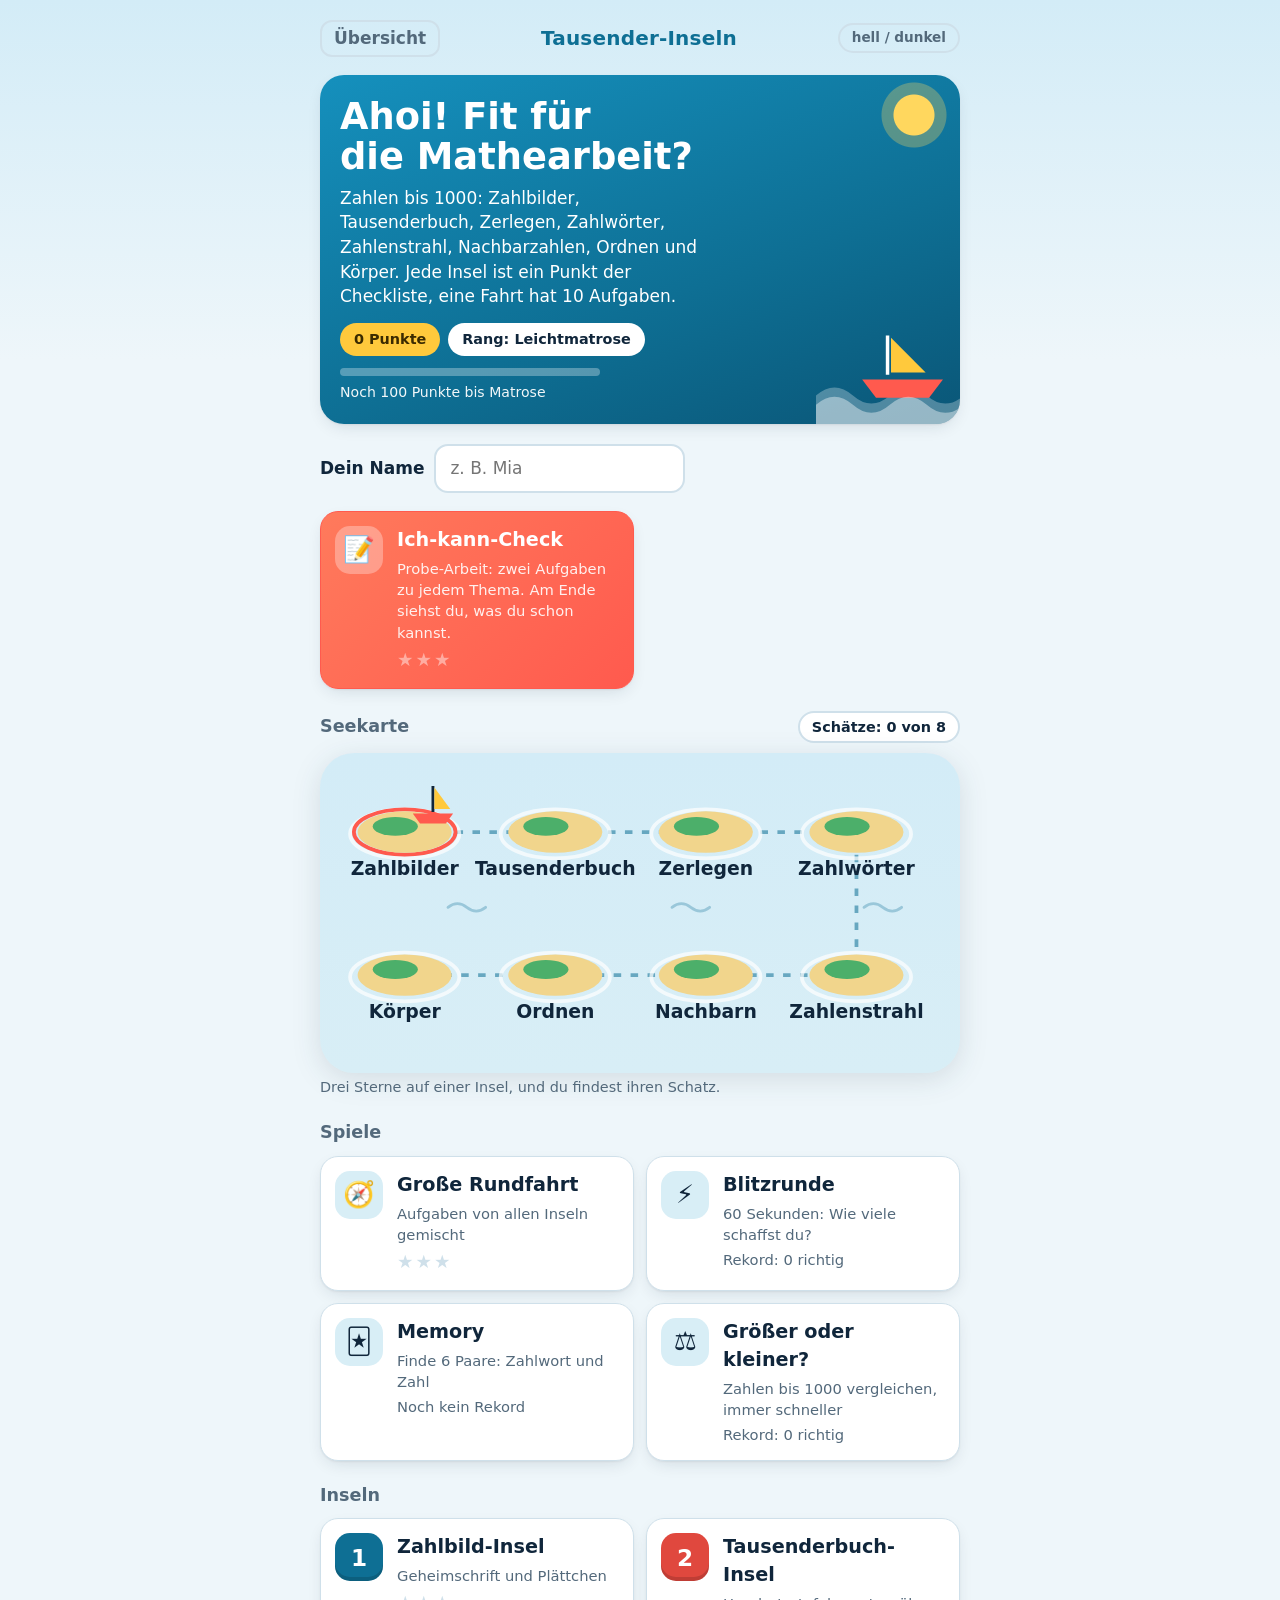
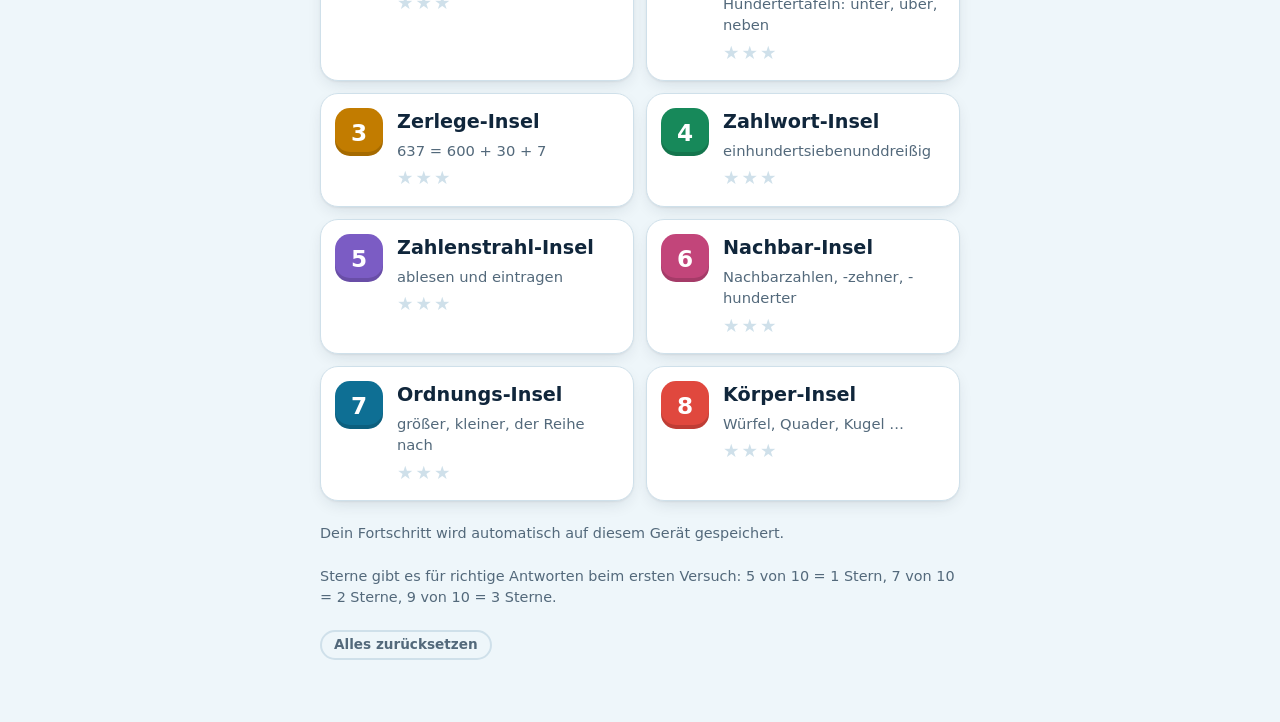
<file: mathe-3/zahlen-bis-1000/index.html>
<!doctype html>
<html lang="de">
<head>
<meta charset="utf-8">
<meta name="viewport" content="width=device-width,initial-scale=1,viewport-fit=cover">
<meta name="apple-mobile-web-app-capable" content="yes">
<meta name="mobile-web-app-capable" content="yes">
<meta name="apple-mobile-web-app-title" content="Tausender">
<meta name="apple-mobile-web-app-status-bar-style" content="default">
<link rel="apple-touch-icon" href="[data-uri]">
<link rel="icon" href="[data-uri]">
<style>html{-webkit-text-size-adjust:100%;color-scheme:light}body{margin:0}[hidden]{display:none!important}</style>
<title>Tausender-Inseln</title>
<link rel="stylesheet" href="../../gemeinsam/stil.css">

</head>
<body>
<div id="app"></div>
<script src="../../gemeinsam/gemeinsam.js"></script>
<script src="../../gemeinsam/runde.js"></script>
<script src="../../gemeinsam/spiele.js"></script>
<script>
const BRAND='Tausender-Inseln',MISSED='Diese Aufgaben üben wir weiter';
const TOPICS=[
 {id:'bild',name:'Zahlbild-Insel',map:'Zahlbilder',sub:'Geheimschrift und Plättchen',can:'Zahlbilder lesen und zeichnen, Plättchen in der Stellenwerttafel'},
 {id:'buch',name:'Tausenderbuch-Insel',map:'Tausenderbuch',sub:'Hundertertafeln: unter, über, neben',can:'mich im Tausenderbuch zurechtfinden'},
 {id:'zerlegen',name:'Zerlege-Insel',map:'Zerlegen',sub:'637 = 600 + 30 + 7',can:'Zahlen zerlegen'},
 {id:'wort',name:'Zahlwort-Insel',map:'Zahlwörter',sub:'einhundertsiebenunddreißig',can:'Zahlwörter lesen'},
 {id:'strahl',name:'Zahlenstrahl-Insel',map:'Zahlenstrahl',sub:'ablesen und eintragen',can:'Zahlen am Zahlenstrahl ablesen'},
 {id:'nachbar',name:'Nachbar-Insel',map:'Nachbarn',sub:'Nachbarzahlen, -zehner, -hunderter',can:'Nachbarzahlen, Nachbarzehner und Nachbarhunderter finden'},
 {id:'ordnen',name:'Ordnungs-Insel',map:'Ordnen',sub:'größer, kleiner, der Reihe nach',can:'Zahlen der Größe nach ordnen'},
 {id:'koerper',name:'Körper-Insel',map:'Körper',sub:'Würfel, Quader, Kugel …',can:'geometrische Körper erkennen'}
];
const MAP=[[45,42],[125,42],[205,42],[285,42],[285,118],[205,118],[125,118],[45,118]]; // Seekarte, Reihenfolge wie TOPICS

/* ---------- Hilfen ---------- */
const R=(a,b)=>a+Math.floor(Math.random()*(b-a+1));                 // ganze Zufallszahl von a bis b
const BLOB='<span class="blob" aria-label="Klecks">●</span>';
const mc=o=>Object.assign({kind:'mc'},o);
const uniq=a=>[...new Set(a)];
function opts4(correct,cands){return shuffle([correct].concat(shuffle(uniq(cands).filter(x=>x!==correct)).slice(0,3)))}
const num=(html,ans,sol,label)=>({kind:'num',html,ans,sol,label});
const big=t=>`<p class="big">${t}</p>`;
const hze=n=>[Math.floor(n/100)%10,Math.floor(n/10)%10,n%10];
const wert=([h,z,e])=>h*100+z*10+e;
function zahl3(){const d=hze(R(100,999));if(Math.random()<.25)d[pick([1,2])]=0;return wert(d)} // manchmal mit einer 0 (305, 740)
const STELLE={H:'Hundertern',Z:'Zehnern',E:'Einern'},HZE=['H','Z','E'];
const stk=(n,eins,viele)=>`${n} ${n===1?eins:viele}`,bildText=([h,z,e])=>`${stk(h,'Quadrat','Quadrate')}, ${stk(z,'Strich','Striche')}, ${stk(e,'Punkt','Punkte')}`;
const ziffernVon=n=>uniq(String(n).split('')).length===String(n).length; // alle Ziffern verschieden

/* ---------- Zahlwörter ---------- */
const ONES=['','ein','zwei','drei','vier','fünf','sechs','sieben','acht','neun','zehn','elf','zwölf','dreizehn','vierzehn','fünfzehn','sechzehn','siebzehn','achtzehn','neunzehn'];
const TENS=['','','zwanzig','dreißig','vierzig','fünfzig','sechzig','siebzig','achtzig','neunzig'];
function w999(n){const h=Math.floor(n/100),r=n%100;let s=h?ONES[h]+'hundert':'';if(r)s+=r<20?ONES[r]:(r%10?ONES[r%10]+'und':'')+TENS[Math.floor(r/10)];return s}
const words=n=>n===1000?'eintausend':w999(n)+(n%100===1?'s':'');

/* ---------- Bilder: Geheimschrift, Plättchen, Zahlenstrahl ---------- */
function geheim(n){ // Quadrate = Hunderter, Striche = Zehner, Punkte = Einer
  const [h,z,e]=hze(n);let s='',x=4;
  for(let i=0;i<h;i++)s+=`<rect class="hq" x="${4+(i%5)*30}" y="${4+Math.floor(i/5)*32}" width="26" height="26"/>`;
  if(h)x+=Math.min(h,5)*30+6;
  for(let i=0;i<z;i++)s+=`<line class="zs" x1="${x}" x2="${x+30}" y1="${8+i*6.5}" y2="${8+i*6.5}"/>`;
  if(z)x+=38;
  for(let i=0;i<e;i++)s+=`<circle class="ep" cx="${x+4+(i%5)*9}" cy="${10+Math.floor(i/5)*10}" r="3"/>`;
  if(e)x+=Math.min(e,5)*9+4;
  return `<svg class="geheim" viewBox="0 0 ${Math.max(x,40)} 68" role="img" aria-label="Zahlbild: ${h} Quadrate, ${z} Striche, ${e} Punkte">${s}</svg>`;
}
const plaettchen=n=>`<table class="stw" aria-label="Stellenwerttafel mit Plättchen"><tr><th>H</th><th>Z</th><th>E</th></tr><tr>${hze(n).map(k=>`<td>${'<i class="pl"></i>'.repeat(k)}</td>`).join('')}</tr></table>`;
const SX=k=>30+k*13; // Teilstrich k auf dem Zahlenstrahl
function strahlSvg(start,step,i){ // 20 Teilstriche, beschriftet bei 0, 10 und 20; Pfeil bei Teilstrich i (ohne Pfeil: i = null)
  let s=`<svg class="strahl" viewBox="0 0 320 74" role="img" aria-label="Zahlenstrahl"><line class="axis" x1="22" x2="298" y1="44" y2="44"/>`;
  for(let k=0;k<=20;k++){const h=k%10===0?9:k%5===0?6:4;s+=`<line class="axis" x1="${SX(k)}" x2="${SX(k)}" y1="${44-h}" y2="${44+h}"/>`;if(k%10===0)s+=`<text x="${SX(k)}" y="68" text-anchor="middle" font-size="12">${start+k*step}</text>`}
  return s+(i===null?'':`<path class="arrow" d="M${SX(i)} 31 l-6 -12 h12 z"/><line class="arrowline" x1="${SX(i)}" x2="${SX(i)}" y1="4" y2="22"/>`)+'</svg>';
}
const strahl0=st=>R(0,Math.floor((1000-20*st)/(10*st)))*10*st; // der ganze Strahl liegt zwischen 0 und 1000
const svgPt=(svg,ev)=>{const r=svg.getBoundingClientRect(),vb=svg.viewBox.baseVal;return {x:(ev.clientX-r.left)*vb.width/r.width,y:(ev.clientY-r.top)*vb.height/r.height}};
const arrowAt=(k,cls)=>`<g class="mark ${cls}" transform="translate(${SX(k)} 0)"><path d="M0 31 l-6 -12 h12 z"/><line x1="0" x2="0" y1="4" y2="22"/></g>`;
function markSvg(q){ // Zahlenstrahl ohne Pfeil, der Pfeil wird gesetzt
  let s=`<svg class="strahl marksvg" viewBox="0 0 320 74" tabindex="0" role="slider" aria-label="Zahlenstrahl: Pfeil setzen" aria-valuemin="0" aria-valuemax="20"><line class="axis" x1="22" x2="298" y1="44" y2="44"/>`;
  for(let t=0;t<=20;t++){const h=t%10===0?9:t%5===0?6:4;s+=`<line class="axis" x1="${SX(t)}" x2="${SX(t)}" y1="${44-h}" y2="${44+h}"/>`;if(t%10===0)s+=`<text x="${SX(t)}" y="68" text-anchor="middle" font-size="12">${q.start+t*q.step}</text>`}
  return s+`<rect class="hit" x="0" y="0" width="320" height="74"/><g class="mark live" style="display:none"><path d="M0 31 l-6 -12 h12 z"/><line x1="0" x2="0" y1="4" y2="22"/></g></svg>`;
}
// Geometrische Körper als einfache Strichzeichnungen; verdeckte Kanten gestrichelt
const KSVG={
 'Würfel':'<path d="M20 40h50v50h-50zM20 40l22-22h50l-22 22M70 90l22-22v-50"/><path class="dash" d="M20 90l22-22h50M42 68v-50"/>',
 'Quader':'<path d="M10 50h76v40h-76zM10 50l20-18h76l-20 18M86 90l20-18v-40"/><path class="dash" d="M10 90l20-18h76M30 72v-40"/>',
 'Kugel':'<circle cx="60" cy="55" r="38"/><path d="M22 55a38 11 0 0 0 76 0"/><path class="dash" d="M22 55a38 11 0 0 1 76 0"/>',
 'Zylinder':'<ellipse cx="60" cy="22" rx="32" ry="10"/><path d="M28 22v62a32 10 0 0 0 64 0v-62"/><path class="dash" d="M28 84a32 10 0 0 1 64 0"/>',
 'Kegel':'<path d="M60 8L26 82a34 10 0 0 0 68 0Z"/><path class="dash" d="M26 82a34 10 0 0 1 68 0"/>',
 'Pyramide':'<path d="M60 8L18 80h60zM60 8l42 52-24 20"/><path class="dash" d="M18 80l24-20h60M60 8l-18 52"/>'
};
const KOERPER=Object.keys(KSVG);
const koerperSvg=k=>`<svg class="koerper" viewBox="0 0 120 100" role="img" aria-label="ein geometrischer Körper">${KSVG[k]}</svg>`;
const paarFrei=(ok,os)=>os.filter(o=>!(ok==='Würfel'&&o==='Quader'||ok==='Quader'&&o==='Würfel')); // ein Würfel ist auch ein besonderer Quader: nie beide anbieten

/* ---------- Zum Zeichnen und Setzen ---------- */
let WS=null; // Zustand der gerade sichtbaren Zeichen- oder Setz-Aufgabe (wird nicht gespeichert)
const ZEICHEN={geheim:{bild:geheim,namen:['Quadrate (Hunderter)','Striche (Zehner)','Punkte (Einer)']},plaettchen:{bild:plaettchen,namen:['Plättchen bei H','Plättchen bei Z','Plättchen bei E']}};
const WIDGETS={
 zeichnen:{
  html:q=>`<div class="zbild" id="zb"></div><div class="zaehler">${ZEICHEN[q.stil].namen.map((t,i)=>`<div class="zr"><span>${t}</span><button class="btn ghost small" type="button" data-i="${i}" data-s="-1" aria-label="${t}: eins weniger">−</button><b id="zc${i}">0</b><button class="btn ghost small" type="button" data-i="${i}" data-s="1" aria-label="${t}: eins mehr">+</button></div>`).join('')}</div>`,
  init(q){const c=[0,0,0],draw=()=>{$('#zb').innerHTML=ZEICHEN[q.stil].bild(wert(c));c.forEach((v,i)=>$('#zc'+i).textContent=v)};
   WS={c,fill:n=>{hze(n).forEach((d,i)=>c[i]=d);draw()}};
   document.querySelectorAll('.zaehler button').forEach(b=>b.onclick=()=>{if(G.answered)return;const i=+b.dataset.i;c[i]=Math.max(0,Math.min(9,c[i]+ +b.dataset.s));draw()});draw()},
  empty:()=>WS.c.some(Boolean)?'':'Tippe auf +, um zu zeichnen.',
  check:q=>wert(WS.c)===q.ans,
  done(q,ok){document.querySelectorAll('.zaehler button').forEach(b=>b.disabled=true);if(!ok)$('#zb').insertAdjacentHTML('afterend',`<p class="tip">So ist es richtig:</p>${ZEICHEN[q.stil].bild(q.ans)}`)}
 },
 strahl:{
  html:q=>`<p class="tip" style="margin:0 0 6px">Tippe auf den richtigen Teilstrich oder zieh den Pfeil dorthin. Mit der Tastatur: Zahlenstrahl auswählen, dann Pfeiltasten.</p>${markSvg(q)}`,
  init(q){
    const svg=$('.marksvg');WS={k:null,svg};
    const put=k=>{k=Math.max(0,Math.min(20,k));WS.k=k;const m=svg.querySelector('.mark.live');m.setAttribute('transform',`translate(${SX(k)} 0)`);m.style.display='';
      svg.setAttribute('aria-valuenow',k);svg.setAttribute('aria-valuetext',q.start+k*q.step)};
    WS.put=put;let drag=false;const at=ev=>Math.round((svgPt(svg,ev).x-30)/13);
    svg.onpointerdown=ev=>{if(G.answered)return;drag=true;try{svg.setPointerCapture(ev.pointerId)}catch(e){}put(at(ev));ev.preventDefault()};
    svg.onpointermove=ev=>{if(drag&&!G.answered)put(at(ev))};svg.onpointerup=svg.onpointercancel=()=>{drag=false};
    svg.onkeydown=ev=>{if(G.answered)return;const d={ArrowRight:1,ArrowUp:1,ArrowLeft:-1,ArrowDown:-1}[ev.key];if(d){ev.preventDefault();ev.stopPropagation();put(WS.k===null?(d>0?0:20):WS.k+d)}};
  },
  empty:()=>WS.k===null?'Setze zuerst den Pfeil auf den Zahlenstrahl.':'',
  check:q=>WS.k===q.i,
  done(q,ok){WS.svg.querySelector('.mark.live').classList.add(ok?'good':'bad');if(!ok)WS.svg.insertAdjacentHTML('beforeend',arrowAt(q.i,'right'))}
 }
};

/* ---------- Zahlbild-Insel ---------- */
const ZB={
 lesen(){const n=zahl3(),[h,z,e]=hze(n);return num(`<p>Welche Zahl ist in Geheimschrift dargestellt?</p>${geheim(n)}<p class="tip">Quadrat = Hunderter, Strich = Zehner, Punkt = Einer</p>`,n,`${bildText([h,z,e])}: ${h} H ${z} Z ${e} E = ${n}`,'Zahlbild lesen')},
 zeichnen(){const n=zahl3(),[h,z,e]=hze(n);return {kind:'widget',w:'zeichnen',stil:'geheim',label:'Zeichne in Geheimschrift',html:`<p>Zeichne die Zahl <b>${n}</b> in Geheimschrift.</p>`,ans:n,sol:`${n}: ${bildText([h,z,e])}`}},
 plaettchen(){const n=zahl3(),[h,z,e]=hze(n);return num(`<p>Welche Zahl zeigen die Plättchen?</p>${plaettchen(n)}`,n,`${h} H ${z} Z ${e} E = ${n}`,'Plättchen lesen')},
 legen(){const n=zahl3(),[h,z,e]=hze(n);return {kind:'widget',w:'zeichnen',stil:'plaettchen',label:'Lege mit Plättchen',html:`<p>Lege die Zahl <b>${n}</b> mit Plättchen in die Stellenwerttafel.</p>`,ans:n,sol:`${n}: ${h} Plättchen bei H, ${z} bei Z, ${e} bei E`}},
 schieben(){for(;;){const n=zahl3(),d=hze(n),[a,b]=shuffle([0,1,2]).slice(0,2);if(!d[a]||d[b]===9)continue;const m=n-[100,10,1][a]+[100,10,1][b];
   return num(`${plaettchen(n)}<p>Ein Plättchen wird von den <b>${STELLE[HZE[a]]}</b> zu den <b>${STELLE[HZE[b]]}</b> geschoben. Welche Zahl entsteht?</p>`,m,`${n} wird zu ${m}`,'Plättchen verschieben')}},
 mitk(){const k=R(2,5),sum=x=>hze(x).reduce((a,b)=>a+b,0),hits=[],other=[];
  for(let t=0;t<2000&&(hits.length<3||other.length<3);t++){const x=R(1,999);if(sum(x)===k){if(hits.length<3&&!hits.includes(x))hits.push(x)}else if(Math.abs(sum(x)-k)===1&&other.length<3&&!other.includes(x))other.push(x)}
  const ws=shuffle(hits.concat(other).map(String));
  return {kind:'alle',label:'Tippe alle passenden Zahlen an',html:`<p>Welche Zahlen kann man mit genau <b>${k} Plättchen</b> legen?</p><p class="tip">Zähle die Ziffern zusammen: So viele Plättchen braucht man.</p>`,tiles:ws,hits:ws.flatMap((w,i)=>sum(+w)===k?[i]:[]),sol:`Mit ${k} Plättchen: ${hits.join(', ')}`}}
};

/* ---------- Tausenderbuch-Insel (Hundertertafeln: 1 bis 100, 101 bis 200 …) ---------- */
const zeile=n=>Math.floor(((n-1)%100)/10)+1,spalte=n=>(n-1)%10+1;
const TB={
 nachbar(){const [w,d,ok]=pick([['direkt unter',10,n=>zeile(n)<10],['direkt über',-10,n=>zeile(n)>1],['direkt links neben',-1,n=>spalte(n)>1],['direkt rechts neben',1,n=>spalte(n)<10]]);let n;do n=R(1,1000);while(!ok(n));
  return num(`<p>Welche Zahl steht im Tausenderbuch <b>${w} ${n}</b>?</p>`,n+d,`${w[0].toUpperCase()+w.slice(1)} ${n} steht ${n+d}.`,'Tausenderbuch')},
 lage(){const n=R(1,1000),z=Math.random()<.5;
  return num(big(`${n}`)+`<p>In welcher <b>${z?'Zeile':'Spalte'}</b> seiner Hundertertafel steht ${n}?</p><p class="tip">Jede Hundertertafel hat 10 Zeilen und 10 Spalten.</p>`,z?zeile(n):spalte(n),`${n} steht in der ${zeile(n)}. Zeile und ${spalte(n)}. Spalte.`,'Zeilen und Spalten')},
 ausschnitt(){let n;do n=R(1,1000);while(zeile(n)<2||zeile(n)>9||spalte(n)<2||spalte(n)>9);const hide=pick([-11,-10,-9,-1,1,9,10,11].map(o=>n+o));
  const rows=[-10,0,10].map(r=>`<tr>${[-1,0,1].map(c=>{const v=n+r+c;return `<td>${v===hide?BLOB:v}</td>`}).join('')}</tr>`).join('');
  return num(`<p>Ein Ausschnitt aus dem Tausenderbuch. Welche Zahl fehlt?</p><table class="tafel">${rows}</table>`,hide,`Es fehlt ${hide}.`,'Welche Zahl fehlt?')},
 schritte(){const b=R(2,10)*100,a=b-R(3,19);return num(`<p>Wie viele Schritte sind es von <b>${a}</b> bis <b>${b}</b>?</p>`,b-a,`${a} + ${b-a} = ${b}`,'Schritte zählen')},
 gemeinsam(){for(;;){const h=R(1,9),d=R(1,9);if(d===h)continue;const gleicheEiner=Math.random()<.5,ts=shuffle([0,1,2,3,4,5,6,7,8,9]).slice(0,3).sort((a,b)=>a-b);
  const ns=ts.map(t=>gleicheEiner?h*100+t*10+d:h*100+d*10+t);
  if(ns.some(x=>hze(x).filter(y=>y===d).length>1))continue; // die Ziffer d nur an einer Stelle, sonst stimmen zwei Antworten
  const o={e:`Alle haben an der Einerstelle eine ${d}.`,z:`Alle haben an der Zehnerstelle eine ${d}.`,h:`Alle haben an der Hunderterstelle eine ${d}.`},ok=gleicheEiner?o.e:o.z;
  return mc({label:'Was haben die Zahlen gemeinsam?',html:big(ns.join(', ')),options:shuffle(Object.values(o)),correct:ok,sol:ok})}}
};

/* ---------- Zerlege-Insel ---------- */
const teile=n=>hze(n).map((d,i)=>d*[100,10,1][i]).filter(Boolean);
const ZL={
 luecke(){let n,t;do{n=zahl3();t=teile(n)}while(t.length<2);const i=R(0,t.length-1),show=t.map((x,j)=>j===i?BLOB:x);
  return num(big(`${n} = ${show.join(' + ')}`),t[i],`${n} = ${t.join(' + ')}`,'Welche Zahl fehlt?')},
 zusammen(){let n,t;do{n=zahl3();t=teile(n)}while(t.length<2);const s=Math.random()<.4?shuffle(t):t;return num(big(`${s.join(' + ')} = ?`),n,`${t.join(' + ')} = ${n}`,'Setze zusammen')},
 hze(){const n=zahl3(),d=hze(n);let p=HZE.map((k,i)=>[k,d[i]]).filter(x=>x[1]);if(Math.random()<.4)p=shuffle(p);
  return num(big(`${p.map(([k,v])=>`${v} ${k}`).join(' ')} = ?`),n,`${d[0]} H ${d[1]} Z ${d[2]} E = ${n}`,'Stellenwerttafel')},
 stelle(){const n=zahl3(),i=R(0,2);return num(big(`${n}`)+`<p>Welche Ziffer steht an der <b>${['Hunderterstelle','Zehnerstelle','Einerstelle'][i]}</b>?</p>`,hze(n)[i],`${n}: ${hze(n).map((x,j)=>`${x} ${HZE[j]}`).join(', ')}`,'Stellenwert')},
 wert(){let n;do n=R(100,999);while(!ziffernVon(n)||hze(n).includes(0));const i=R(0,2),d=hze(n)[i],w=d*[100,10,1][i];
  return mc({label:'Welchen Wert hat die Ziffer?',html:big(`${n}`)+`<p>Welchen Wert hat die Ziffer <b>${d}</b>?</p>`,options:[d,d*10,d*100].map(String),correct:String(w),sol:`Die ${d} steht bei den ${STELLE[HZE[i]]}: ${w}`})},
 tausender(){const f=pick([['10 Hunderter sind …','1000',['100','110','10 000'],'10 Hunderter sind 1000.'],['Wie viele Hunderter sind 1000?','10',['100','1000','1'],'1000 sind 10 Hunderter.'],
   ['Wie viele Zehner sind 1000?','100',['10','1000','110'],'1000 sind 100 Zehner.'],['Wie viele Zehner sind 100?','10',['100','1','20'],'100 sind 10 Zehner.'],
   ['10 Zehner sind …','100',['10','1000','110'],'10 Zehner sind 100.'],['1000 Einer sind …','1 Tausender',['1 Hunderter','10 Tausender','100 Tausender'],'1000 Einer sind 1 Tausender.']]);
  return mc({label:'Der Tausender',html:`<p>${f[0]}</p>`,options:shuffle([f[1]].concat(f[2])),correct:f[1],sol:f[3]})}
};

/* ---------- Zahlwort-Insel ---------- */
const ZW={
 lesen(){const n=zahl3();return num(`<p class="words">${words(n)}</p><p>Schreibe die Zahl mit Ziffern.</p>`,n,`${words(n)} = ${n}`,'Zahlwort lesen')},
 schreiben(){let n;do n=R(100,999);while(!ziffernVon(n)||n%10===0);const ps=uniq([...String(n)].flatMap((a,i,s)=>s.flatMap((b,j)=>s.map((c,k)=>i!==j&&j!==k&&i!==k?a+b+c:'')))).filter(x=>x&&x[0]!=='0').map(Number);
  return mc({label:'Welches Zahlwort passt?',html:big(`${n}`),options:opts4(words(n),ps.map(words)),correct:words(n),sol:`${n} = ${words(n)}`})},
 dreher(){let n;do n=R(100,999);while(n%10===0||Math.floor(n/10)%10===0||n%10===Math.floor(n/10)%10||n%100<20);const [h,z,e]=hze(n),dreh=h*100+e*10+z,ok=Math.random()<.5;
  return mc({label:'Stimmt das?',html:`<p class="words">${words(n)}</p>`+big(`= ${ok?n:dreh}`),options:['Stimmt','Stimmt nicht'],correct:ok?'Stimmt':'Stimmt nicht',
   sol:ok?`Stimmt: ${words(n)} = ${n}.`:`Stimmt nicht: Das Zahlwort nennt erst die Einer (${ONES[e]}), dann die Zehner. Richtig ist ${n}.`})}
};

/* ---------- Zahlenstrahl-Insel ---------- */
const ZS={
 pfeil(){const st=pick([1,10]),start=strahl0(st),i=pick([...Array(19).keys()].map(k=>k+1).filter(k=>k!==10)),v=start+i*st;
  return num(strahlSvg(start,st,i)+'<p>Welche Zahl zeigt der Pfeil?</p>',v,`${v} (von Strich zu Strich sind es ${st})`,'Am Zahlenstrahl ablesen')},
 markieren(){const st=pick([1,10]),start=strahl0(st),i=pick([...Array(19).keys()].map(k=>k+1).filter(k=>k!==10)),v=start+i*st,ref=i<10?0:10;
  return {kind:'widget',w:'strahl',label:'Markiere auf dem Zahlenstrahl',html:`<p>Markiere die Zahl <b>${v}</b>.</p>`,start,step:st,i,sol:`${v}: ${stk(i-ref,'Strich','Striche')} nach ${start+ref*st} (von Strich zu Strich ${st})`}},
 schritt(){const st=pick([1,10]),start=strahl0(st);return mc({label:'Von Strich zu Strich',html:strahlSvg(start,st,null)+'<p>Wie viel ist es von einem Strich zum nächsten?</p>',options:['1','5','10','100'],correct:String(st),sol:`Von ${start} bis ${start+10*st} sind es 10 Striche, also ${st} pro Strich.`})},
 zwischen(){const a=R(10,98)*10,b=a+10,ok=R(a+1,b-1),w=[a-R(1,9),b+R(1,9),ok+100>1000?ok-100:ok+100];
  return mc({label:'Welche Zahl liegt dazwischen?',html:`<p>Welche Zahl liegt zwischen <b>${a}</b> und <b>${b}</b>?</p>`,options:shuffle([ok].concat(w).map(String)),correct:String(ok),sol:`${a} < ${ok} < ${b}`})}
};

/* ---------- Nachbar-Insel ---------- */
const NB={
 vn(){const vor=Math.random()<.5,n=pick([R(1,99)*10,R(1,10)*100,R(101,999),R(100,999)])+(vor?0:-1),v=vor?n-1:n+1;
  if(n<1||v>1000)return NB.vn();
  return num(`<p>Wie heißt der <b>${vor?'Vorgänger':'Nachfolger'}</b> von <b>${n}</b>?</p>`,v,vor?`${v} kommt direkt vor ${n}.`:`${v} kommt direkt nach ${n}.`,vor?'Vorgänger':'Nachfolger')},
 nz(){let n;do n=R(11,989);while(n%10===0);const lo=Math.floor(n/10)*10,s=(a,b)=>`${a} und ${b}`,ok=s(lo,lo+10);
  return mc({label:'Nachbarzehner',html:`<p>Wie heißen die Nachbarzehner von <b>${n}</b>?</p>`,options:opts4(ok,[s(lo-10,lo),s(lo+10,lo+20),s(Math.floor(n/100)*100,Math.floor(n/100)*100+100)].filter(x=>x.split(' und ').every(v=>+v>=0&&+v<=1000))),correct:ok,sol:`${lo} < ${n} < ${lo+10}`})},
 nh(){let n;do n=R(101,989);while(n%100===0);const lo=Math.floor(n/100)*100,s=(a,b)=>`${a} und ${b}`,ok=s(lo,lo+100);
  return mc({label:'Nachbarhunderter',html:`<p>Wie heißen die Nachbarhunderter von <b>${n}</b>?</p>`,options:opts4(ok,[s(lo-100,lo),s(lo+100,lo+200),s(Math.floor(n/10)*10,Math.floor(n/10)*10+10)].filter(x=>x.split(' und ').every(v=>+v>0&&+v<=1000))),correct:ok,sol:`${lo} < ${n} < ${lo+100}`})},
 naeher(){const z=Math.random()<.5,st=z?10:100;let n;do n=R(11,989);while(n%st===0||n%st===st/2||(!z&&n<100)); // genau in der Mitte gäbe es keinen näheren
  const lo=Math.floor(n/st)*st,ans=n-lo<st/2?lo:lo+st;
  return num(`<p>Welcher <b>${z?'Nachbarzehner':'Nachbarhunderter'}</b> liegt näher an <b>${n}</b>?</p>`,ans,`Die ${z?'Nachbarzehner':'Nachbarhunderter'} von ${n} sind ${lo} und ${lo+st}. ${ans} liegt näher.`,'Was liegt näher?')},
 ergaenzen(){let n;do n=R(101,989);while(n%10===0);const plus=Math.random()<.5,lo=Math.floor(n/10)*10,ans=plus?lo+10-n:n-lo;
  return num(big(plus?`${n} + ${BLOB} = ${lo+10}`:`${n} − ${BLOB} = ${lo}`),ans,plus?`${n} + ${ans} = ${lo+10}`:`${n} − ${ans} = ${lo}`,'Bis zum Nachbarzehner')},
 folge(){for(;;){const st=pick([10,20,30,100,200]),vor=Math.random()<.6,a=R(0,1000),f=[0,1,2,3].map(k=>vor?a+k*st:a-k*st);if(f.some(x=>x<0||x>1000))continue;
  return num(big(`${f.slice(0,3).join(', ')}, ${BLOB}`),f[3],`Immer ${st} ${vor?'weiter':'zurück'}: ${f.join(', ')}`,'Zähle in Schritten')}}
};

/* ---------- Ordnungs-Insel ---------- */
function aehnlich(k){ // k verschiedene Zahlen aus denselben Ziffern, zwei- und dreistellig
  for(;;){const dg=shuffle([1,2,3,4,5,6,7,8,9]).slice(0,3),ns=[];
   for(let t=0;t<200&&ns.length<k;t++){const p=shuffle(dg),len=Math.random()<.75?3:2,n=+p.slice(0,len).join('');if(!ns.includes(n))ns.push(n)}
   if(ns.length===k)return ns}
}
const darstellung=n=>{const t=teile(n),d=hze(n);return pick([`${n}`,`${n}`,t.join(' + '),HZE.map((k,i)=>[k,d[i]]).filter(x=>x[1]).map(([k,v])=>`${v} ${k}`).join(' ')])};
const OR={
 ordnen(){const ns=aehnlich(5),up=Math.random()<.5,s=ns.slice().sort((a,b)=>up?a-b:b-a);
  return {kind:'build',label:up?'Ordne: Beginne mit der kleinsten Zahl':'Ordne: Beginne mit der größten Zahl',html:'<p>Tippe die Zahlen der Reihe nach an.</p>',tiles:shuffle(ns.map(String)),target:s.join(' '),sol:s.join(up?' < ':' > ')}},
 vergleich(){const a=zahl3();let b;const r=Math.random();
  if(r<.2)b=a;else if(r<.6){const d=hze(a),[i,j]=shuffle([0,1,2]).slice(0,2);[d[i],d[j]]=[d[j],d[i]];b=wert(d);if(b<100||b===a)b=a+pick([-1,1])*pick([1,10,100])}else b=a+pick([-1,1])*pick([1,10,100]);
  if(b<100||b>999)b=a-1; // 1000 lässt sich nicht als H Z E schreiben
  const c=a<b?'<':a>b?'>':'=',x=darstellung(a);let y=darstellung(b);if(a===b)for(let t=0;t<9&&y===x;t++)y=darstellung(b);
  return mc({label:'Setze <, > oder = ein',html:big(`${x} ${BLOB} ${y}`),options:['<','>','='],correct:c,sol:`${a} ${c} ${b}`})},
 groesste(){const ns=aehnlich(4),g=Math.random()<.5,ok=g?Math.max(...ns):Math.min(...ns);
  return mc({label:g?'Welche Zahl ist die größte?':'Welche Zahl ist die kleinste?',html:'<p>Vergleiche erst die Hunderter, dann die Zehner, dann die Einer.</p>',options:shuffle(ns.map(String)),correct:String(ok),sol:ns.slice().sort((a,b)=>a-b).join(' < ')})},
 ziffern(){const dg=shuffle([1,2,3,4,5,6,7,8,9]).slice(0,3),g=Math.random()<.5,s=dg.slice().sort((a,b)=>g?b-a:a-b),ans=+s.join('');
  return num(`<p>Bilde aus den Ziffern <b>${dg.join(', ')}</b> die <b>${g?'größte':'kleinste'}</b> dreistellige Zahl. Nimm jede Ziffer einmal.</p>`,ans,`${g?'Die größte Ziffer':'Die kleinste Ziffer'} kommt zu den Hundertern: ${ans}`,'Zahlen bilden')}
};

/* ---------- Körper-Insel ---------- */
const STECKBRIEF={'Würfel':[8,12,6],'Quader':[8,12,6],'Pyramide':[5,8,5],'Kugel':[0,0,1],'Zylinder':[0,2,3]}; // Ecken, Kanten, Flächen; ohne Kegel (Spitze als Ecke zählen Bücher verschieden)
const KO={
 name(){const k=pick(KOERPER);return mc({label:'Wie heißt dieser Körper?',html:koerperSvg(k),options:opts4(k,paarFrei(k,KOERPER)),correct:k,sol:`Das ist ein${['Kugel','Pyramide'].includes(k)?'e':''} ${k}.`})},
 alltag(){const [d,k]=pick([['ein Ball','Kugel'],['eine Murmel','Kugel'],['eine Dose','Zylinder'],['eine Kerze','Zylinder'],['ein Spielwürfel','Würfel'],['ein Schuhkarton','Quader'],['ein Ziegelstein','Quader'],['eine Eistüte (ohne Eis)','Kegel'],['ein Partyhut','Kegel'],['eine Pyramide in Ägypten','Pyramide']]);
  return mc({label:'Welche Form hat das?',html:`<p>Welche Form hat <b>${d}</b>?</p>`,options:opts4(k,paarFrei(k,KOERPER)),correct:k,sol:`${d[0].toUpperCase()+d.slice(1)}: ${k}`})},
 steckbrief(){const k=pick(Object.keys(STECKBRIEF)),i=R(0,2),w=['Ecken','Kanten','Flächen'][i];
  return num(koerperSvg(k)+`<p>Wie viele <b>${w}</b> hat ${['Kugel','Pyramide'].includes(k)?'eine':'ein'} ${k}?</p>`,STECKBRIEF[k][i],`${k}: ${stk(STECKBRIEF[k][0],'Ecke','Ecken')}, ${stk(STECKBRIEF[k][1],'Kante','Kanten')}, ${stk(STECKBRIEF[k][2],'Fläche','Flächen')}`,'Steckbrief')},
 raetsel(){const [t,k]=pick([['Ich habe 6 Flächen. Alle sind gleich große Quadrate.','Würfel'],['Ich habe 6 Flächen, 8 Ecken und 12 Kanten. Meine Flächen sind nicht alle gleich groß.','Quader'],
   ['Ich habe keine Ecken und keine Kanten. Ich kann in alle Richtungen rollen.','Kugel'],['Ich habe zwei Kreise als Flächen und eine gewölbte Fläche. Ich kann rollen.','Zylinder'],
   ['Ich habe eine Spitze. Unten bin ich ein Kreis.','Kegel'],['Ich habe 5 Ecken. Unten bin ich ein Quadrat, die anderen Flächen sind Dreiecke.','Pyramide']]);
  return mc({label:'Körperrätsel: Wer bin ich?',html:`<p>${t}</p>`,options:opts4(k,paarFrei(k,KOERPER)),correct:k,sol:`Das ist ${['Kugel','Pyramide'].includes(k)?'die':'der'} ${k}.`})},
 rollen(){const ecken=Math.random()<.5,ks=ecken?KOERPER.filter(k=>k!=='Kegel'):KOERPER.slice(),ws=shuffle(ks),f=ecken?k=>STECKBRIEF[k][0]>0:k=>['Kugel','Zylinder','Kegel'].includes(k);
  return {kind:'alle',label:ecken?'Tippe alle Körper an, die Ecken haben':'Tippe alle Körper an, die rollen können',html:`<p>${ecken?'Welche Körper haben Ecken?':'Welche Körper können rollen?'}</p>`,tiles:ws,hits:ws.flatMap((k,i)=>f(k)?[i]:[]),sol:ws.filter(f).join(', ')}}
};

/* ---------- Auswahl der Fragen ---------- */
const SUB={bild:ZB,buch:TB,zerlegen:ZL,wort:ZW,strahl:ZS,nachbar:NB,ordnen:OR,koerper:KO};
function gen(isl,sub){ // eine Frage einer Insel; Unterart gewichtet nach Fehlern (wk = "insel.unterart")
  const subs=Object.keys(SUB[isl]);
  if(!sub){const w=subs.map(k=>1+Math.min(3,save.weak[isl+'.'+k]||0));let r=Math.random()*w.reduce((a,b)=>a+b,0);sub=subs.find((k,i)=>(r-=w[i])<0)||subs[0]}
  const q=SUB[isl][sub]();if(!q.label)q.label='Welche Zahl ist es?';
  return Object.assign(q,{isl,sub,wk:isl+'.'+sub});
}
const makeQ=topic=>gen(topic==='mix'?pick(TOPICS).id:topic);
const redoQ=q=>gen(q.isl,q.sub);                                     // nach einem Fehler: neue Aufgabe derselben Art
function makeRound(topic){ // Ich-kann-Check: aus jedem Thema der Checkliste zwei verschiedene Aufgaben
  if(topic!=='check')return null;
  return TOPICS.flatMap(t=>shuffle(Object.keys(SUB[t.id])).slice(0,2).map(s=>gen(t.id,s)));
}
function mcify(q){ // Zahl-Aufgabe in eine Auswahlfrage verwandeln (für die Blitzrunde)
  if(q.kind==='mc')return q;const a=q.ans;
  return Object.assign({},q,{kind:'mc',options:opts4(String(a),[a+1,a-1,a+10,a-10,a+100,a-100].filter(x=>x>=0&&x!==a).map(String)),correct:String(a)});
}
function quickQ(){let q;do q=makeQ('mix');while(q.kind!=='mc'&&q.kind!=='num');return mcify(q)}
function finishExtra(g){ // Ich-kann-Check: Ergebnis je Thema wie auf der Checkliste
  if(g.topic!=='check')return '';
  const face=k=>k===2?['😀','Kann ich']:k===1?['😐','Fast']:['🙁','Üben'];
  return `<table class="cancheck"><tr><th>Ich kann …</th><th></th><th></th></tr>${TOPICS.map(t=>{const r=(g.res||[]).filter(x=>x.isl===t.id),k=r.filter(x=>x.ok).length,[f,w]=face(k);
    return `<tr><td>${esc(t.can)}</td><td class="face" aria-label="${w}">${f}</td><td>${k<2?`<button class="theme" data-go="${t.id}">Üben</button>`:''}</td></tr>`}).join('')}</table>`;
}

/* ---------- Spiele: Memory, Größer oder kleiner? ---------- */
function memory(){ // Paare: Zahlwort oder Stellenwerte und Zahl; jede Zahl nur einmal
  const c=[],used=new Set();
  for(let t=0;t<300&&c.length<PAIRS;t++){const n=zahl3(),d=hze(n),a=Math.random()<.5?words(n):HZE.map((k,i)=>`${d[i]} ${k}`).join(' ');
    if(!used.has(n)){used.add(n);c.push({a,b:String(n)})}}
  memoryGame(shuffle(c),memory,'Finde die Paare: Zahlwort oder Stellenwerte und die passende Zahl.');
}
const VERGLEICH={key:'vergleich',title:'Größer oder kleiner?',intro:'Setze <, > oder = ein, bevor die Zeit abläuft.',bins:['<','>','='],t:[10000,400,4000],endText:'Vergleiche richtig gelöst',
  next(){const q=OR.vergleich();return {html:q.html,bin:q.correct,sol:q.sol,wk:'ordnen.vergleich'}}};
const vergleich=()=>sortGame(VERGLEICH);

/* ---------- Speicher (nur Komfort, darf ausfallen) ---------- */
let save={name:'',xp:0,best:{},weak:{},sound:false,blitz:0,memo:0,vergleich:0};
try{const s=localStorage.getItem('ma3z-v1');if(s)save=Object.assign(save,JSON.parse(s));
  else{const v=JSON.parse(localStorage.getItem('ma3-v1')||localStorage.getItem('de3-v1')||'null');if(v&&v.name)save.name=v.name} // Name von den anderen Klasse-3-Missionen übernehmen
}catch(e){}
save.sound=false; // hier wird nichts vorgelesen
initRank();
let storageOK=true;
function persist(){try{localStorage.setItem('ma3z-v1',JSON.stringify(save));storageOK=true}catch(e){storageOK=false}}
try{localStorage.setItem('ma3z-test','1');localStorage.removeItem('ma3z-test')}catch(e){storageOK=false}

/* ---------- Startseite ---------- */
const NAMES={check:'Ich-kann-Check',mix:'Große Rundfahrt'};
function home(){
  G=null;M=null;if(B){clearTimeout(B.timer);B=null}stopSpiel();
  const hi=save.name?`Ahoi ${esc(save.name)}!`:'Ahoi!';
  const tiles=TOPICS.map(t=>`<button class="tile" data-t="${t.id}"><h3>${t.name}</h3><span class="sub">${t.sub}</span>${starsHtml(save.best[t.id]||0)}</button>`).join('');
  const chests=TOPICS.filter(t=>(save.best[t.id]||0)>=3).length;
  const rg=save.round&&save.round.queue&&save.round.queue.length?save.round:null;
  const resume=rg?`<div class="grid" style="margin-bottom:12px"><button class="tile resume" id="rs"><h3>Weiterspielen</h3><span class="sub">${esc(NAMES[rg.topic]||(TOPICS.find(t=>t.id===rg.topic)||{}).name)}, Frage ${Math.min(rg.done+1,rg.total)} von ${rg.total}</span></button></div>`:'';
  $('#app').innerHTML=`
  <div class="top"><a class="back" href="../../" style="text-decoration:none">Übersicht</a><span class="brand">${BRAND}</span>${themeBtn()}</div>
  <section class="hero"><h1>${hi} Fit für die Mathearbeit?</h1>
   <p>Zahlen bis 1000: Zahlbilder, Tausenderbuch, Zerlegen, Zahlwörter, Zahlenstrahl, Nachbarzahlen, Ordnen und Körper. Jede Insel ist ein Punkt der Checkliste, eine Fahrt hat ${ROUND} Aufgaben.</p>
   <div class="rank"><span class="pill sun">${save.xp} Punkte</span><span class="pill">Rang: ${rank()}</span></div>${rankBar()}${hero}</section>
  <div class="namebox"><label for="nm">Dein Name</label><input type="text" id="nm" maxlength="16" value="${esc(save.name)}" placeholder="z. B. Mia" autocomplete="off"></div>
  ${resume}
  <div class="grid"><button class="tile mix" data-t="check"><h3>Ich-kann-Check</h3><span class="sub">Probe-Arbeit: zwei Aufgaben zu jedem Thema. Am Ende siehst du, was du schon kannst.</span>${starsHtml(save.best.check||0)}</button></div>
  <div class="maphead"><h2 class="sec" style="margin:0">Seekarte</h2><span class="pill">Schätze: ${chests} von ${TOPICS.length}</span></div>
  ${seaMap(MAP,170)}
  <p class="tip" style="margin-top:4px">Drei Sterne auf einer Insel, und du findest ihren Schatz.</p>
  <h2 class="sec">Spiele</h2><div class="grid">
   <button class="tile" data-t="mix"><h3>Große Rundfahrt</h3><span class="sub">Aufgaben von allen Inseln gemischt</span>${starsHtml(save.best.mix||0)}</button>
   <button class="tile" id="gb"><h3>Blitzrunde</h3><span class="sub">${BLITZ} Sekunden: Wie viele schaffst du?</span><span class="sub">Rekord: ${save.blitz||0} richtig</span></button>
   <button class="tile" id="gm"><h3>Memory</h3><span class="sub">Finde ${PAIRS} Paare: Zahlwort und Zahl</span><span class="sub">${save.memo?'Rekord: '+save.memo+' Züge':'Noch kein Rekord'}</span></button>
   <button class="tile" id="gv" data-ico="⚖️"><h3>Größer oder kleiner?</h3><span class="sub">Zahlen bis 1000 vergleichen, immer schneller</span><span class="sub">Rekord: ${save.vergleich||0} richtig</span></button>
  </div>
  <h2 class="sec">Inseln</h2><div class="grid isles">${tiles}</div>
  <p class="tip">${storageOK?'Dein Fortschritt wird automatisch auf diesem Gerät gespeichert.':'Speichern geht in diesem Browser gerade nicht (privates Fenster?). Dein Fortschritt geht beim Schließen verloren.'}</p>
  <p class="tip">Sterne gibt es für richtige Antworten beim ersten Versuch: 5 von 10 = 1 Stern, 7 von 10 = 2 Sterne, 9 von 10 = 3 Sterne.</p>
  <p class="tip"><button class="theme" id="rst">Alles zurücksetzen</button></p>`;
  bindTheme();
  $('#nm').oninput=e=>{save.name=e.target.value.trim();persist()};
  document.querySelectorAll('[data-t]').forEach(b=>{b.onclick=()=>start(b.dataset.t);
    if(b.tagName==='g')b.onkeydown=ev=>{if(ev.key==='Enter'||ev.key===' '){ev.preventDefault();start(b.dataset.t)}}});
  $('#gb').onclick=blitz;$('#gm').onclick=memory;$('#gv').onclick=vergleich;
  if(rg)$('#rs').onclick=()=>{G=Object.assign({answered:false,res:[]},rg);show()};
  let armed=false;$('#rst').onclick=ev=>{if(!armed){armed=true;ev.target.textContent='Wirklich alles löschen? Nochmal tippen.';return}save={name:'',xp:0,best:{},weak:{},round:null,sound:false,blitz:0,memo:0,vergleich:0};persist();home()};
}

home();
</script>

</body>
</html>
</file>
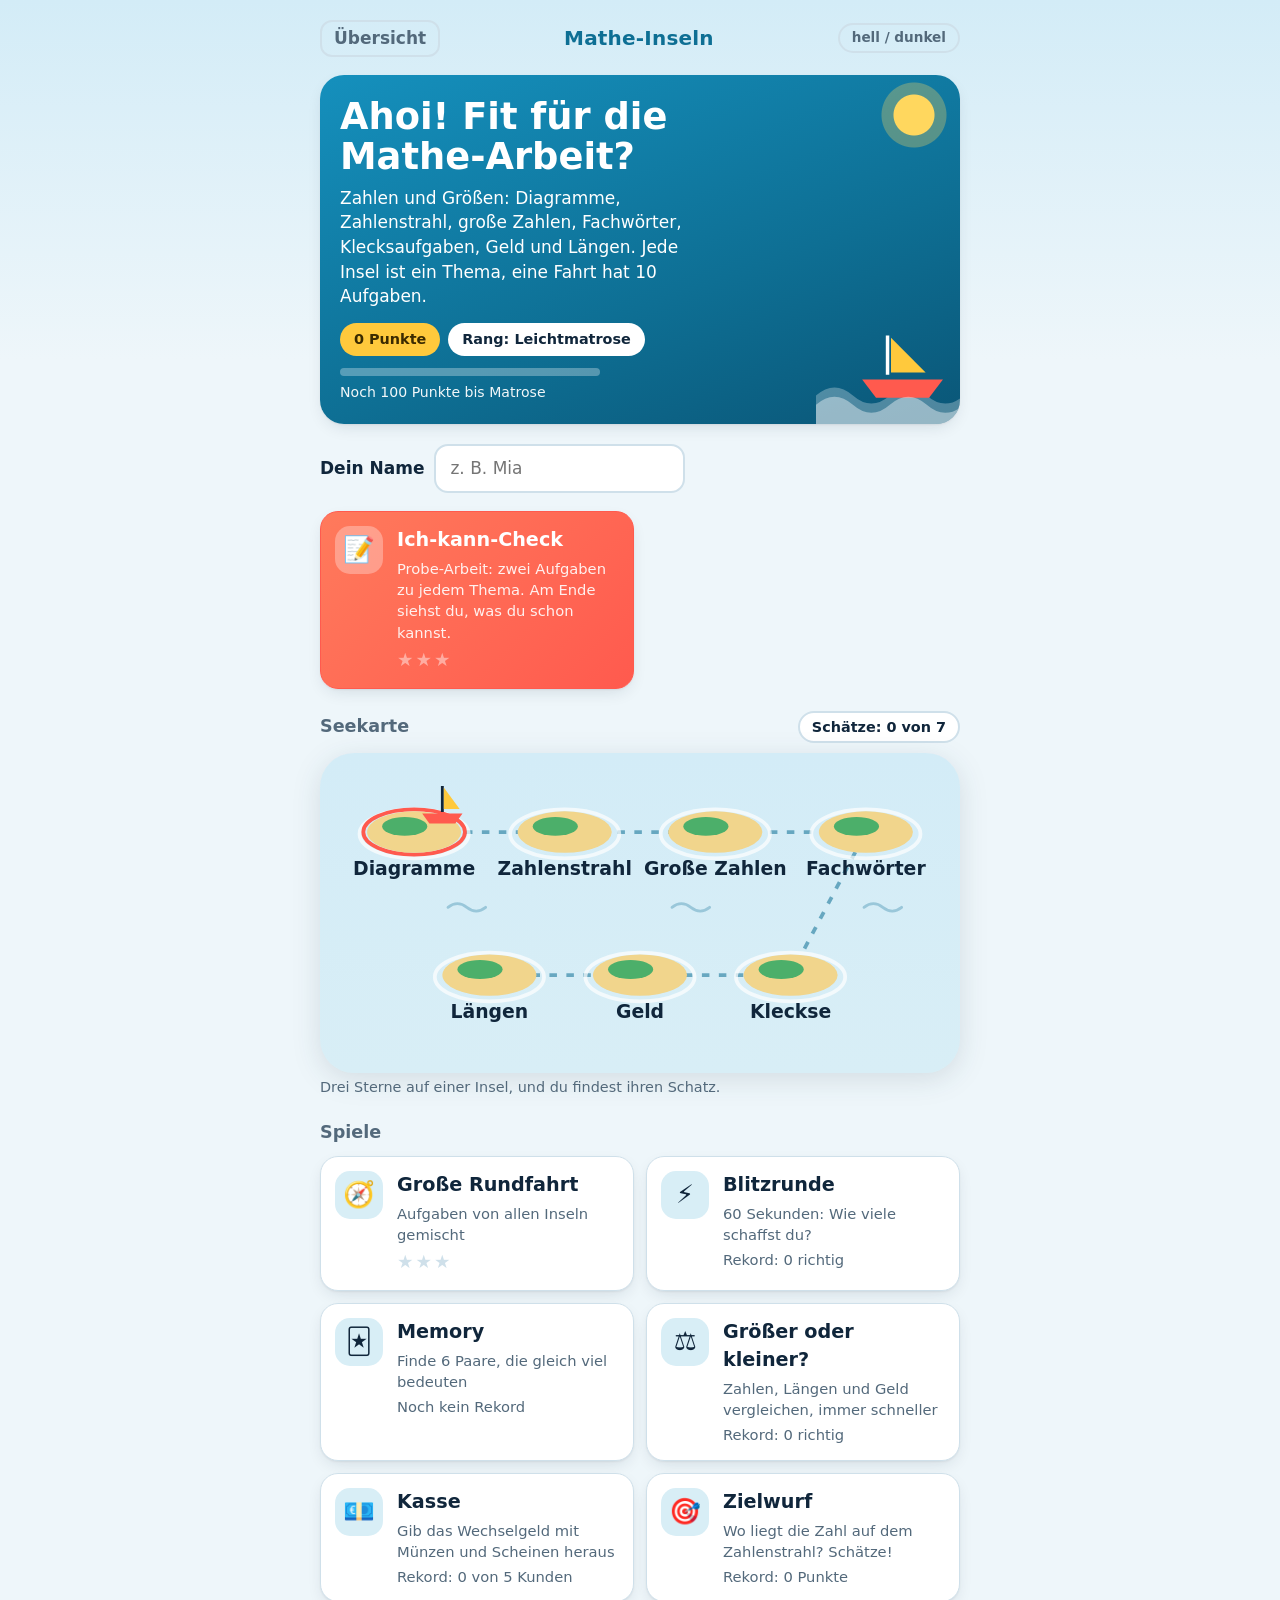
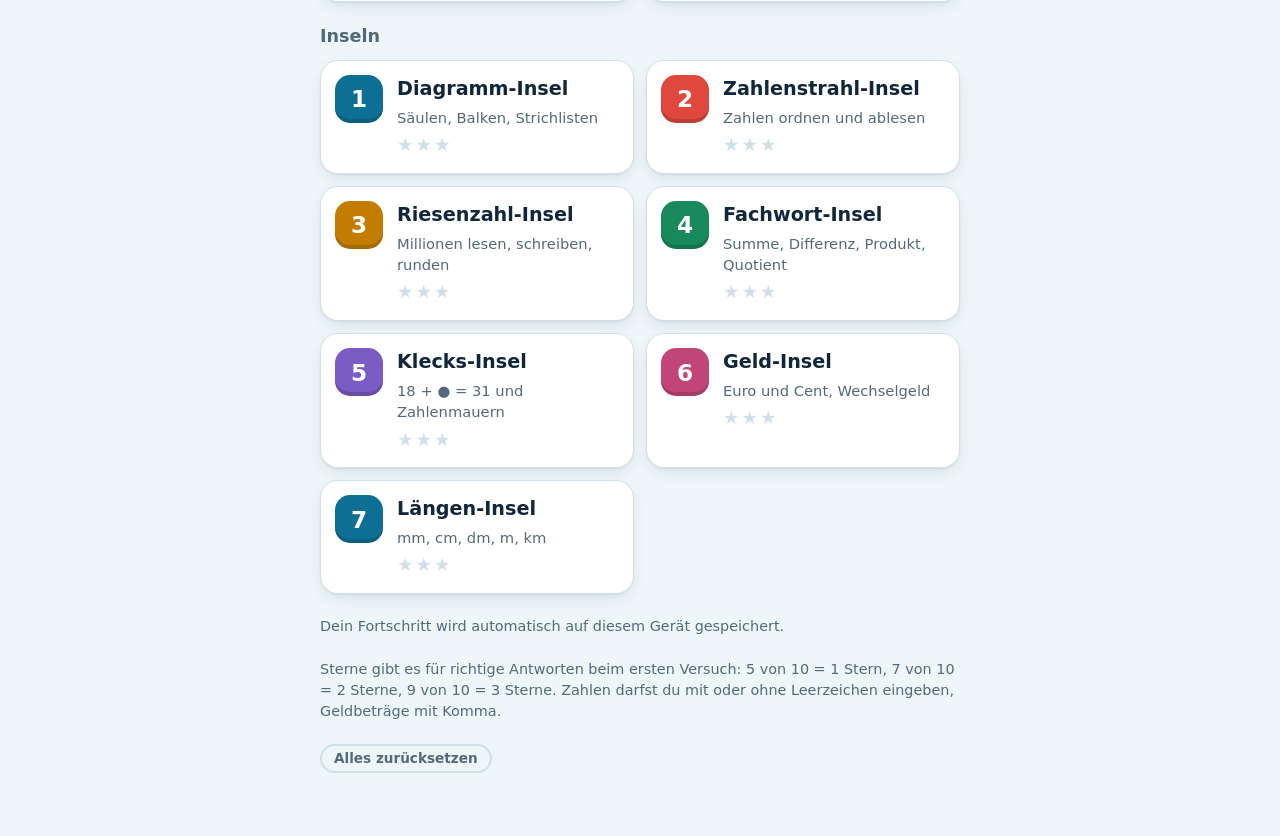
<file: mathe-5/zahlen-und-groessen/index.html>
<!doctype html>
<html lang="de">
<head>
<meta charset="utf-8">
<meta name="viewport" content="width=device-width,initial-scale=1,viewport-fit=cover">
<meta name="apple-mobile-web-app-capable" content="yes">
<meta name="mobile-web-app-capable" content="yes">
<meta name="apple-mobile-web-app-title" content="Mathe">
<meta name="apple-mobile-web-app-status-bar-style" content="default">
<link rel="apple-touch-icon" href="[data-uri]">
<link rel="icon" href="[data-uri]">
<style>html{-webkit-text-size-adjust:100%;color-scheme:light}body{margin:0}[hidden]{display:none!important}</style>
<title>Mathe-Inseln</title>
<link rel="stylesheet" href="../../gemeinsam/stil.css">

</head>
<body>
<div id="app"></div>
<script src="../../gemeinsam/gemeinsam.js"></script>
<script src="../../gemeinsam/runde.js"></script>
<script src="../../gemeinsam/spiele.js"></script>
<script>
const BRAND='Mathe-Inseln',MISSED='Diese Aufgaben üben wir weiter';
const TOPICS=[
 {id:'diagramm',name:'Diagramm-Insel',map:'Diagramme',sub:'Säulen, Balken, Strichlisten',can:'Säulen- und Balkendiagramme lesen, Strichlisten auswerten'},
 {id:'strahl',name:'Zahlenstrahl-Insel',map:'Zahlenstrahl',sub:'Zahlen ordnen und ablesen',can:'Zahlen ordnen und am Zahlenstrahl ablesen'},
 {id:'gross',name:'Riesenzahl-Insel',map:'Große Zahlen',sub:'Millionen lesen, schreiben, runden',can:'Große Zahlen in Worten verstehen und runden'},
 {id:'fach',name:'Fachwort-Insel',map:'Fachwörter',sub:'Summe, Differenz, Produkt, Quotient',can:'Rechnungen mit Fachwörtern lösen'},
 {id:'klecks',name:'Klecks-Insel',map:'Kleckse',sub:'18 + ● = 31 und Zahlenmauern',can:'Klecksaufgaben mit der Umkehraufgabe lösen'},
 {id:'geld',name:'Geld-Insel',map:'Geld',sub:'Euro und Cent, Wechselgeld',can:'Mit Geld rechnen'},
 {id:'laenge',name:'Längen-Insel',map:'Längen',sub:'mm, cm, dm, m, km',can:'Längen umwandeln und mit Längen rechnen'}
];
const MAP=[[50,42],[130,42],[210,42],[290,42],[250,118],[170,118],[90,118]]; // Seekarte, Reihenfolge wie TOPICS

/* ---------- Hilfen ---------- */
const R=(a,b)=>a+Math.floor(Math.random()*(b-a+1));                 // ganze Zufallszahl von a bis b
const fmt=n=>n>=10000?String(n).replace(/\B(?=(\d{3})+(?!\d))/g,' '):String(n); // 3989, aber 10 000 (schmales Leerzeichen)
const euro=c=>`${Math.floor(c/100)},${String(c%100).padStart(2,'0')} €`;
const BLOB='<span class="blob" aria-label="Klecks">●</span>';
const mc=(o)=>Object.assign({kind:'mc'},o);
const uniq=a=>[...new Set(a)];
function opts4(correct,cands){return shuffle([correct].concat(shuffle(uniq(cands).filter(x=>x!==correct)).slice(0,3)))}

/* ---------- Zahlwörter ---------- */
const ONES=['','ein','zwei','drei','vier','fünf','sechs','sieben','acht','neun','zehn','elf','zwölf','dreizehn','vierzehn','fünfzehn','sechzehn','siebzehn','achtzehn','neunzehn'];
const TENS=['','','zwanzig','dreißig','vierzig','fünfzig','sechzig','siebzig','achtzig','neunzig'];
function w999(n){const h=Math.floor(n/100),r=n%100;let s=h?ONES[h]+'hundert':'';if(r)s+=r<20?ONES[r]:(r%10?ONES[r%10]+'und':'')+TENS[Math.floor(r/10)];return s}
function words(n){ // 1079252849 -> "eine Milliarde neunundsiebzig Millionen zweihundertzweiundfünfzigtausendachthundertneunundvierzig"
  if(!n)return 'null';
  const bi=Math.floor(n/1e9),mi=Math.floor(n/1e6)%1000,th=Math.floor(n/1e3)%1000,re=n%1000,p=[];
  if(bi)p.push(bi===1?'eine Milliarde':w999(bi)+' Milliarden');
  if(mi)p.push(mi===1?'eine Million':w999(mi)+' Millionen');
  const low=(th?w999(th)+'tausend':'')+(re?w999(re)+(re%100===1?'s':''):'');
  if(low)p.push(low);
  return p.join(' ');
}
function bigNum(){ // Millionen bis Hundertmilliarden, Dreiergruppen zum Teil null
  for(;;){const groups=R(3,4),g=[R(1,999)];
  for(let i=1;i<groups;i++)g.push(Math.random()<.25?0:R(1,999));
  const n=g.reduce((a,x)=>a*1000+x,0);
  if(![Math.floor(n/1e9),Math.floor(n/1e6)%1000].some(x=>x>1&&x%100===1))return n} // nicht „hundertein(e) Millionen“: Schreibweise schwankt
}
const PLACES=[['Einer',1],['Zehner',10],['Hunderter',100],['Tausender',1e3],['Zehntausender',1e4],['Hunderttausender',1e5],['Millionen',1e6],['Zehnmillionen',1e7],['Hundertmillionen',1e8],['Milliarden',1e9]];

/* ---------- Grafiken ---------- */
function chartSvg(d,opt={}){ // Säulen- oder Balkendiagramm; Werte liegen immer auf einer Gitterlinie
  const W=opt.w||320,H=opt.h||200,n=d.vals.length,top=d.max,horiz=d.horiz&&!opt.mini;
  const lines=top/d.step,lab=horiz?Math.ceil(lines/6):lines>12?2:1,fs=opt.mini?9:11; // liegend ist weniger Platz für Zahlen
  let s=`<svg class="chart" viewBox="0 0 ${W} ${H}" role="img" aria-label="${esc(d.t)}" data-max="${top}">`;
  if(!horiz){
    const x0=opt.mini?24:40,y0=H-(opt.mini?16:28),y1=12,pw=W-x0-8,ph=y0-y1,bw=pw/n;
    for(let k=0;k<=lines;k++){const y=y0-ph*k/lines;s+=`<line class="grid" x1="${x0}" x2="${W-8}" y1="${y}" y2="${y}"/>`;if(k%lab===0)s+=`<text x="${x0-4}" y="${y+3.5}" text-anchor="end" font-size="${fs}">${fmt(k*d.step)}</text>`}
    d.vals.forEach((v,i)=>{const h=ph*v/top,x=x0+bw*i+bw*.18;s+=`<rect class="bar" x="${x}" y="${y0-h}" width="${bw*.64}" height="${h}" data-v="${v}" data-p="${ph}"/>`;if(!opt.mini)s+=`<text x="${x0+bw*i+bw/2}" y="${y0+14}" text-anchor="middle" font-size="${fs}">${esc(d.short[i])}</text>`;else s+=`<text x="${x0+bw*i+bw/2}" y="${y0+11}" text-anchor="middle" font-size="8">${esc(d.short[i])}</text>`});
  }else{
    const x0=74,x1=W-12,y0=10,y1=H-24,pw=x1-x0,bh=(y1-y0)/n;
    for(let k=0;k<=lines;k++){const x=x0+pw*k/lines;s+=`<line class="grid" x1="${x}" x2="${x}" y1="${y0}" y2="${y1}"/>`;if(k%lab===0)s+=`<text x="${x}" y="${y1+14}" text-anchor="middle" font-size="${fs}">${fmt(k*d.step)}</text>`}
    d.vals.forEach((v,i)=>{const w=pw*v/top,y=y0+bh*i+bh*.2;s+=`<rect class="bar" x="${x0}" y="${y}" width="${w}" height="${bh*.6}" data-v="${v}" data-p="${pw}"/><text x="${x0-6}" y="${y+bh*.3+4}" text-anchor="end" font-size="${fs}">${esc(d.short[i])}</text>`});
  }
  return s+'</svg>';
}
function tallySvg(n){ // Strichliste: Fünferbündel mit Querstrich
  let s=`<svg class="tally" viewBox="0 0 ${Math.ceil(n/5)*30+4} 26" height="26" role="img" aria-label="Strichliste">`;
  for(let i=0;i<n;i++){const g=Math.floor(i/5),k=i%5,x=4+g*30+k*5;s+=k<4?`<line x1="${x}" y1="3" x2="${x}" y2="23"/>`:`<line x1="${x-19}" y1="20" x2="${x+1}" y2="6"/>`}
  return s+'</svg>';
}
function strahlSvg(start,step,i){ // Zahlenstrahl mit 20 Teilstrichen, beschriftet bei 0, 10 und 20, Pfeil bei Teilstrich i
  const X=k=>30+k*13;let s=`<svg class="strahl" viewBox="0 0 320 74" role="img" aria-label="Zahlenstrahl"><line class="axis" x1="22" x2="298" y1="44" y2="44"/>`; // Rand, damit lange Zahlen nicht abgeschnitten werden
  for(let k=0;k<=20;k++){const h=k%10===0?9:k%5===0?6:4;s+=`<line class="axis" x1="${X(k)}" x2="${X(k)}" y1="${44-h}" y2="${44+h}"/>`;if(k%10===0)s+=`<text x="${X(k)}" y="68" text-anchor="middle" font-size="12">${fmt(start+k*step)}</text>`}
  return s+`<path class="arrow" d="M${X(i)} 31 l-6 -12 h12 z"/><line class="arrowline" x1="${X(i)}" x2="${X(i)}" y1="4" y2="22"/></svg>`;
}
function mauerHtml(rows,hide,cap){ // Zahlenmauer: rows = [[oben],[mitte,mitte],[unten,unten,unten]]
  return `<div class="mauer" aria-label="${esc(cap)}">${rows.map((r,ri)=>`<div class="mrow">${r.map((v,ci)=>`<span class="brick${ri===hide[0]&&ci===hide[1]?' q':''}">${ri===hide[0]&&ci===hide[1]?'?':fmt(v)}</span>`).join('')}</div>`).join('')}</div><p class="tip" style="margin:6px 0 0">${esc(cap)}</p>`;
}

/* ---------- Diagramm-Insel ---------- */
const DAYS=['Montag','Dienstag','Mittwoch','Donnerstag','Freitag'],DS=['Mo','Di','Mi','Do','Fr'];
const CHARTS=[
 {t:'Schulweg der Klasse 5b',unit:'Kinder',step:1,max:12,cats:['zu Fuß','mit dem Fahrrad','mit dem Bus','mit dem Auto','mit dem Roller'],short:['zu Fuß','Fahrrad','Bus','Auto','Roller'],ask:c=>`Wie viele Kinder kommen ${c} zur Schule?`},
 {t:'Lieblingstiere der Klasse 5a',unit:'Kinder',step:1,max:10,cats:['Hund','Katze','Pferd','Hase','Hamster'],short:['Hund','Katze','Pferd','Hase','Hamster'],ask:c=>`Wie viele Kinder haben „${c}“ als Lieblingstier?`},
 {t:'Verkaufte Brötchen am Schulkiosk',unit:'Brötchen',step:5,max:60,cats:DAYS,short:DS,ask:c=>`Wie viele Brötchen wurden am ${c} verkauft?`},
 {t:'Besucher im Freibad',unit:'Besucher',step:50,max:600,cats:DAYS,short:DS,ask:c=>`Wie viele Besucher kamen am ${c}?`},
 {t:'Gesammelte Pfandflaschen',unit:'Flaschen',step:10,max:120,cats:['Klasse 5a','Klasse 5b','Klasse 5c','Klasse 5d'],short:['5a','5b','5c','5d'],ask:c=>`Wie viele Flaschen hat die ${c} gesammelt?`}
];
function chartData(n){ // unterschiedliche Werte, damit größter und kleinster eindeutig sind
  const c=pick(CHARTS),k=Math.min(n||c.cats.length,c.cats.length),idx=shuffle([...c.cats.keys()]).slice(0,k).sort((a,b)=>a-b);
  const pool=shuffle([...Array(c.max/c.step).keys()].map(i=>(i+1)*c.step)).slice(0,k);
  return Object.assign({},c,{cats:idx.map(i=>c.cats[i]),short:idx.map(i=>c.short[i]),vals:pool,horiz:Math.random()<.4});
}
const chartBox=d=>`<p class="ctitle">${esc(d.t)}</p>${chartSvg(d)}`;
const D={
 ablesen(){const d=chartData(),i=R(0,d.vals.length-1);return {kind:'num',label:'Lies im Diagramm ab',html:chartBox(d)+`<p>${esc(d.ask(d.cats[i]))}</p>`,ans:d.vals[i],unit:d.unit,sol:`${fmt(d.vals[i])} ${d.unit}`}},
 extrem(){const d=chartData(),max=Math.random()<.5,v=max?Math.max(...d.vals):Math.min(...d.vals),i=d.vals.indexOf(v);
  return mc({label:'Lies im Diagramm ab',html:chartBox(d)+`<p>Wo ist der Wert am ${max?'größten':'kleinsten'}?</p>`,options:shuffle(d.short.slice()),correct:d.short[i],sol:`${d.short[i]} (${fmt(v)} ${d.unit})`})},
 unterschied(){const d=chartData(),[i,j]=shuffle([...d.vals.keys()]).slice(0,2).sort((a,b)=>d.vals[b]-d.vals[a]);
  return {kind:'num',label:'Vergleiche im Diagramm',html:chartBox(d)+`<p>Wie viel mehr sind es bei „${esc(d.short[i])}“ als bei „${esc(d.short[j])}“?</p>`,ans:d.vals[i]-d.vals[j],unit:d.unit,sol:`${fmt(d.vals[i])} − ${fmt(d.vals[j])} = ${fmt(d.vals[i]-d.vals[j])} ${d.unit}`}},
 summe(){const d=chartData(4),t=d.vals.reduce((a,b)=>a+b,0);
  return {kind:'num',label:'Rechne mit dem Diagramm',html:chartBox(d)+`<p>Wie viele ${d.unit} sind es zusammen?</p>`,ans:t,unit:d.unit,sol:`${d.vals.map(fmt).join(' + ')} = ${fmt(t)} ${d.unit}`}},
 strich(){const c=pick([['Kinder mit Brille',['Klasse 5a','Klasse 5b','Klasse 5c']],['Fahrzeuge an der Ampel',['Autos','Fahrräder','Lkw','Busse']],['Würfelwürfe',['Eins','Zwei','Drei','Sechs']]]),
   v=shuffle([...Array(23).keys()].map(i=>i+3)).slice(0,c[1].length),i=R(0,v.length-1);
  return {kind:'num',label:'Werte die Strichliste aus',html:`<p class="ctitle">${esc(c[0])}</p><table class="strich">${c[1].map((k,j)=>`<tr><td>${esc(k)}</td><td>${tallySvg(v[j])}</td></tr>`).join('')}</table><p>Wie oft wurde „${esc(c[1][i])}“ gezählt?</p>`,
    ans:v[i],sol:`${v[i]} Mal (${Math.floor(v[i]/5)} Fünferbündel und ${v[i]%5} Striche)`}},
 passt(){const d=chartData(4);d.horiz=false;const a=d.vals,sw=a.slice();const[i,j]=shuffle([0,1,2,3]).slice(0,2);[sw[i],sw[j]]=[sw[j],sw[i]];
  const off=a.slice(),k=R(0,3);off[k]=off[k]+(off[k]+d.step<=d.max?d.step:-d.step);
  const mk=v=>chartSvg(Object.assign({},d,{vals:v}),{mini:true,w:160,h:110});
  return mc({label:'Welches Diagramm passt zur Tabelle?',raw:true,html:`<p class="ctitle">${esc(d.t)}</p><table class="vt"><tr>${d.short.map(s=>`<th>${esc(s)}</th>`).join('')}</tr><tr>${a.map(v=>`<td>${fmt(v)}</td>`).join('')}</tr></table>`,
    options:shuffle([mk(a),mk(sw),mk(off)]),correct:mk(a),sol:'Das Diagramm, in dem jede Säule genau so hoch ist wie der Wert in der Tabelle.'})},
 deuten(){const s=pick([['Im Diagramm sieht man auf einen Blick, welcher Wert am größten ist.',1],['In der Tabelle kann man die genauen Zahlen ablesen.',1],['Im Diagramm kann man Werte manchmal nur ungefähr ablesen.',1],['In einer Tabelle sieht man sofort, welcher Wert am kleinsten ist, ohne zu vergleichen.',0],['Ein Diagramm zeigt immer genauere Werte als eine Tabelle.',0],['Bei einem Säulendiagramm ist die längste Säule der kleinste Wert.',0]]);
  return mc({label:'Diagramm oder Tabelle: Stimmt das?',html:`<p>${esc(s[0])}</p>`,options:['Stimmt','Stimmt nicht'],correct:s[1]?'Stimmt':'Stimmt nicht',sol:s[1]?'Stimmt.':'Stimmt nicht.'})}
};

/* ---------- Zahlenstrahl-Insel ---------- */
const STEPS=[1,2,5,10,20,25,50,100,200,250,500];
const strahl0=st=>R(0,Math.floor((10000-20*st)/(10*st)))*10*st; // Anfang so, dass der ganze Strahl bis höchstens 10 000 geht
const Z={
 pfeil(){const st=pick(STEPS),start=strahl0(st),i=pick([...Array(19).keys()].map(k=>k+1).filter(k=>k!==10)),v=start+i*st;
  return {kind:'num',label:'Welche Zahl zeigt der Pfeil?',html:strahlSvg(start,st,i),ans:v,sol:`${fmt(v)} (ein Teilstrich = ${fmt(st)})`}},
 nachbar(){const vor=Math.random()<.5,base=pick([R(1,99)*100,R(1,10)*1000,R(100,9999),R(10,999)*10]),n=vor?base:base-(Math.random()<.75?1:2),v=vor?n-1:n+1;
  return {kind:'num',label:vor?'Vorgänger':'Nachfolger',html:`<p>Wie heißt der ${vor?'Vorgänger':'Nachfolger'} von <b>${fmt(n)}</b>?</p>`,ans:v,sol:`${vor?`${fmt(v)} ist der Vorgänger von ${fmt(n)}`:`${fmt(v)} ist der Nachfolger von ${fmt(n)}`}`}},
 ordnen(){const dg=shuffle([1,2,3,4,5,6,7,8,9]).slice(0,3);let ns=[];
  for(let t=0;t<300&&ns.length<8;t++){const p=shuffle(dg),len=R(2,3),n=+p.concat(p).slice(0,len).join('');if(!ns.includes(n))ns.push(n)}
  const up=Math.random()<.5,s=ns.slice().sort((a,b)=>up?a-b:b-a);
  return {kind:'build',label:up?'Ordne: Beginne mit der kleinsten Zahl':'Ordne: Beginne mit der größten Zahl',html:`<p>Tippe die Zahlen der Reihe nach an.</p>`,tiles:shuffle(ns.map(fmt)),target:s.map(fmt).join(' '),sol:s.map(fmt).join(up?' < ':' > ')}},
 vergleich(){let a=R(100,9999),b;const r=Math.random();
  if(r<.15)b=a;else if(r<.6){const s=String(a).split(''),i=R(0,s.length-2);[s[i],s[i+1]]=[s[i+1],s[i]];b=+s.join('');if(b===a||s[0]==='0')b=a+R(1,9)*10}else b=a+pick([-1,1])*R(1,9)*pick([1,10,100,1000]);
  if(b<1||b>9999)b=a-R(1,9);
  const c=a<b?'<':a>b?'>':'=';
  return mc({label:'Setze <, > oder = ein',html:`<p class="big">${fmt(a)} ${BLOB} ${fmt(b)}</p>`,options:['<','>','='],correct:c,sol:`${fmt(a)} ${c} ${fmt(b)}`})},
 mitte(){const st=pick([2,10,20,100,200]),a=R(1,40)*st,b=a+st*R(1,5)*2,m=(a+b)/2;
  return {kind:'num',label:'Genau in der Mitte',html:`<p>Welche Zahl liegt auf dem Zahlenstrahl genau in der Mitte zwischen <b>${fmt(a)}</b> und <b>${fmt(b)}</b>?</p>`,ans:m,sol:`${fmt(m)}, denn ${fmt(m)} − ${fmt(a)} = ${fmt(b)} − ${fmt(m)} = ${fmt(m-a)}`}}
};

/* ---------- Riesenzahl-Insel ---------- */
function nearNums(n){ // ähnliche, aber falsche Zahlen für Antwortmöglichkeiten
  const s=String(n),c=[];
  for(let i=0;i<s.length-1;i++)if(s[i]!==s[i+1]){const t=s.split('');[t[i],t[i+1]]=[t[i+1],t[i]];if(t[0]!=='0')c.push(+t.join(''))}
  for(const p of [1e3,1e6,1e9])if(n>p)c.push(n+p*R(1,3));
  c.push(n*10);if(n%10===0)c.push(n/10);
  return uniq(c.filter(x=>x>0&&x!==n&&x<1e12));
}
const G_={
 wort2zahl(){const n=bigNum();return {kind:'num',label:'Schreibe die Zahl mit Ziffern',html:`<p class="words">${esc(words(n))}</p>`,ans:n,sol:fmt(n)}},
 zahl2wort(){const n=bigNum(),c=shuffle(nearNums(n)).filter(x=>words(x)!==words(n)).slice(0,3);
  return mc({label:'Wie heißt die Zahl in Worten?',html:`<p class="big">${fmt(n)}</p>`,options:shuffle([words(n)].concat(c.map(words))),correct:words(n),sol:`${fmt(n)} = ${words(n)}`})},
 runden(){const k=pick([2,3,4,5,6,9]),[name,p]=PLACES[k],n=R(p*10,Math.min(p*10000,999e9)),r=Math.round(n/p)*p;
  return {kind:'num',label:'Runde',html:`<p>Runde <b>${fmt(n)}</b> auf <b>${name}</b>.</p>`,ans:r,sol:`${fmt(n)} ≈ ${fmt(r)} (die Ziffer rechts daneben ist ${Math.floor(n/(p/10))%10}, also ${Math.floor(n/(p/10))%10>=5?'aufrunden':'abrunden'})`}},
 stelle(){const n=R(1e6,99999999),k=R(1,Math.min(7,String(n).length-1)),[name,p]=PLACES[k],d=Math.floor(n/p)%10;
  return {kind:'num',label:'Stellenwert',html:`<p>Welche Ziffer steht in <b>${fmt(n)}</b> an der <b>${name}stelle</b>?</p>`,ans:d,sol:`${d} steht an der ${name}stelle`}},
 tafel(){const ks=shuffle([0,1,2,3,4,5,6]).slice(0,R(2,4)).sort((a,b)=>b-a),parts=ks.map(k=>[R(1,9),k]),n=parts.reduce((a,[v,k])=>a+v*PLACES[k][1],0);
  const nm=(v,k)=>`${v} ${k===6?(v===1?'Million':'Millionen'):PLACES[k][0]}`;
  return {kind:'num',label:'Stellenwerttafel',html:`<p>Wie heißt die Zahl? <b>${parts.map(([v,k])=>nm(v,k)).join(', ')}</b></p>`,ans:n,sol:fmt(n)}},
 fakten(){const f=pick([['Wie viele Nullen hat eine Million?','6',['3','9','7']],['Wie viele Nullen hat eine Milliarde?','9',['6','12','10']],['Wie viele Nullen hat eine Billion?','12',['9','15','10']],
   ['Wie viele Tausender ergeben eine Million?','1000',['100','10 000','10']],['Wie viele Millionen ergeben eine Milliarde?','1000',['100','10','10 000']],['Was kommt nach der Million?','Milliarde',['Billion','Tausend','Hunderttausend']]]);
  return mc({label:'Große Zahlen',html:`<p>${esc(f[0])}</p>`,options:shuffle([f[1]].concat(f[2])),correct:f[1],sol:f[1]})}
};

/* ---------- Fachwort-Insel ---------- */
const OPS={'+':{n:'Summe',art:'die',a:'Summand',b:'Summand',r:'Summe',verb:'Addition'},'−':{n:'Differenz',art:'die',a:'Minuend',b:'Subtrahend',r:'Differenz',verb:'Subtraktion'},
 '·':{n:'Produkt',art:'das',a:'Faktor',b:'Faktor',r:'Produkt',verb:'Multiplikation'},':':{n:'Quotient',art:'der',a:'Dividend',b:'Divisor',r:'Quotient',verb:'Division'}};
function task(op){ // Aufgabe mit drei verschiedenen Zahlen, damit jede Zahl genau einen Namen hat
  for(;;){let a,b,c;
    if(op==='+'){[a,b]=shuffle([R(10,600),R(5,99)]);c=a+b}else if(op==='−'){a=R(50,900);b=R(5,Math.min(a-5,250));c=a-b}
    else if(op==='·'){a=R(3,30);b=R(2,9);c=a*b}else{b=R(2,12);c=R(2,25);a=b*c}
    if(a!==b&&a!==c&&b!==c)return {op,a,b,c,s:`${fmt(a)} ${op} ${fmt(b)} = ${fmt(c)}`};
  }
}
const F={
 worte(){const op=pick(Object.keys(OPS)),t=task(op),w=OPS[op];
  const forms={'+':[`Bilde die Summe aus ${t.a} und ${t.b}.`,`Addiere ${t.a} und ${t.b}.`],'−':[`Bilde die Differenz aus ${t.a} und ${t.b}.`,`Subtrahiere ${t.b} von ${t.a}.`],
   '·':[`Bilde das Produkt aus ${t.a} und ${t.b}.`,`Multipliziere ${t.a} mit ${t.b}.`],':':[`Bilde den Quotienten aus ${t.a} und ${t.b}.`,`Dividiere ${t.a} durch ${t.b}.`]};
  return {kind:'num',label:'Rechnung in Worten',html:`<p>${pick(forms[op])}</p>`,ans:t.c,sol:t.s}},
 begriff(){const op=pick(Object.keys(OPS)),t=task(op),w=OPS[op],which=pick(['a','b','c']),num=t[which],name=which==='c'?w.r:w[which];
  const all=['Summand','Summe','Minuend','Subtrahend','Differenz','Faktor','Produkt','Dividend','Divisor','Quotient'];
  const same=[w.a,w.b,w.r].filter(x=>x!==name),o=opts4(name,same.concat(shuffle(all.filter(x=>x!==name))));
  return mc({label:'Wie heißt diese Zahl?',html:`<p class="big">${t.s}</p><p>Wie heißt die Zahl <b>${fmt(num)}</b> in dieser Aufgabe?</p>`,options:o,correct:name,sol:`${fmt(num)} ist ${name==='Summe'||name==='Differenz'?'die':name==='Produkt'?'das':name==='Summand'||name==='Faktor'?'ein':'der'} ${name}`})},
 ergebnis(){const op=pick(Object.keys(OPS)),w=OPS[op];
  return mc({label:'Fachwörter',html:`<p>Wie heißt das Ergebnis einer <b>${w.verb}</b>?</p>`,options:shuffle(['Summe','Differenz','Produkt','Quotient']),correct:w.r,sol:`Das Ergebnis einer ${w.verb} heißt ${w.r}.`})},
 fehler(){const op=pick(Object.keys(OPS)),t=task(op),w=OPS[op],ok=Math.random()<.45;
  let st;
  if(Math.random()<.5){const n=ok?w.n:pick(Object.values(OPS).filter(x=>x.n!==w.n)).n,art=n==='Produkt'?'Das':n==='Quotient'?'Der':'Die';st=`${art} ${n} der Zahlen ${fmt(t.a)} und ${fmt(t.b)} ist ${fmt(t.c)}.`}
  else{const roles=[['a',w.a],['b',w.b]].filter(r=>!(op==='+'||op==='·')||r[0]==='a'),[k,name]=pick(roles),wrongName={Minuend:'Subtrahend',Subtrahend:'Minuend',Dividend:'Divisor',Divisor:'Dividend',Summand:'Faktor',Faktor:'Summand'}[name];
    const nm=ok?name:wrongName,art=['Summand','Faktor'].includes(nm)?'Ein':'Der';st=`${art} ${nm} dieser Aufgabe ist ${fmt(t[k])}.`}
  return mc({label:'Stimmt die Aussage?',html:`<p class="big">${t.s}</p><p>${esc(st)}</p>`,options:['Stimmt','Stimmt nicht'],correct:ok?'Stimmt':'Stimmt nicht',
    sol:ok?'Stimmt.':`Stimmt nicht. Bei ${t.s}: ${fmt(t.a)} ist ${['+','·'].includes(op)?'ein':'der'} ${w.a}, ${fmt(t.b)} ${['+','·'].includes(op)?'ein':'der'} ${w.b}, ${fmt(t.c)} ${w.art} ${w.r}.`})},
 inworte(){const op=pick(Object.keys(OPS)),t=task(op),ph=o=>`${OPS[o].art} ${OPS[o].n} aus ${fmt(t.a)} und ${fmt(t.b)}`;
  return mc({label:'Wie sagt man dazu?',html:`<p class="big">${fmt(t.a)} ${op} ${fmt(t.b)}</p>`,options:shuffle(Object.keys(OPS).map(ph)),correct:ph(op),sol:`${fmt(t.a)} ${op} ${fmt(t.b)} ist ${ph(op)}.`})}
};

/* ---------- Klecks-Insel ---------- */
function klecksTask(){ // Gleichung mit Klecks: [Anzeige, Lösung, Umkehraufgabe, falsche Umkehraufgaben]
  const op=pick(['+','−','·',':']),pos=pick([0,1]),t=task(op),{a,b,c}=t;
  if(op==='+')return pos?[`${fmt(a)} + ${BLOB} = ${fmt(c)}`,b,`${fmt(c)} − ${fmt(a)}`,[`${fmt(c)} + ${fmt(a)}`,`${fmt(a)} − ${fmt(c)}`,`${fmt(c)} · ${fmt(a)}`]]:[`${BLOB} + ${fmt(b)} = ${fmt(c)}`,a,`${fmt(c)} − ${fmt(b)}`,[`${fmt(c)} + ${fmt(b)}`,`${fmt(b)} − ${fmt(c)}`,`${fmt(c)} : ${fmt(b)}`]];
  if(op==='−')return pos?[`${fmt(a)} − ${BLOB} = ${fmt(c)}`,b,`${fmt(a)} − ${fmt(c)}`,[`${fmt(a)} + ${fmt(c)}`,`${fmt(c)} − ${fmt(a)}`,`${fmt(c)} + ${fmt(c)}`]]:[`${BLOB} − ${fmt(b)} = ${fmt(c)}`,a,`${fmt(c)} + ${fmt(b)}`,[`${fmt(c)} − ${fmt(b)}`,`${fmt(b)} − ${fmt(c)}`,`${fmt(c)} · ${fmt(b)}`]];
  if(op==='·')return pos?[`${fmt(a)} · ${BLOB} = ${fmt(c)}`,b,`${fmt(c)} : ${fmt(a)}`,[`${fmt(c)} · ${fmt(a)}`,`${fmt(c)} − ${fmt(a)}`,`${fmt(a)} : ${fmt(c)}`]]:[`${BLOB} · ${fmt(b)} = ${fmt(c)}`,a,`${fmt(c)} : ${fmt(b)}`,[`${fmt(c)} · ${fmt(b)}`,`${fmt(c)} − ${fmt(b)}`,`${fmt(b)} : ${fmt(c)}`]];
  return pos?[`${fmt(a)} : ${BLOB} = ${fmt(c)}`,b,`${fmt(a)} : ${fmt(c)}`,[`${fmt(a)} · ${fmt(c)}`,`${fmt(c)} : ${fmt(a)}`,`${fmt(a)} − ${fmt(c)}`]]:[`${BLOB} : ${fmt(b)} = ${fmt(c)}`,a,`${fmt(c)} · ${fmt(b)}`,[`${fmt(c)} : ${fmt(b)}`,`${fmt(b)} : ${fmt(c)}`,`${fmt(c)} + ${fmt(b)}`]];
}
const K={
 klecks(){const [s,x,inv]=klecksTask();return {kind:'num',label:'Welche Zahl ist unter dem Klecks?',html:`<p class="big">${s}</p>`,ans:x,sol:`${BLOBTXT} = ${inv} = ${fmt(x)}`}},
 umkehr(){let s,x,inv,wr;do{[s,x,inv,wr]=klecksTask();wr=wr.filter(w=>ev(w)!==x)}while(wr.length<2); // nie eine zweite Rechnung mit demselben Ergebnis
  return mc({label:'Mit welcher Umkehraufgabe findest du den Klecks?',html:`<p class="big">${s}</p>`,options:shuffle([inv].concat(wr)),correct:inv,sol:`${inv} = ${fmt(x)}`})},
 mauer(){const mult=Math.random()<.4,base=mult?[R(2,5),R(2,5),R(2,5)]:[R(5,99),R(5,99),R(5,99)],f=mult?(x,y)=>x*y:(x,y)=>x+y;
  const mid=[f(base[0],base[1]),f(base[1],base[2])],rows=[[f(mid[0],mid[1])],mid,base],ri=R(0,2),hide=[ri,R(0,rows[ri].length-1)],ans=rows[hide[0]][hide[1]];
  return {kind:'num',label:'Welche Zahl gehört an die Stelle mit dem Fragezeichen?',html:mauerHtml(rows,hide,mult?'Multiplikationsmauer: Jeder Stein ist das Produkt der beiden Steine darunter.':'Additionsmauer: Jeder Stein ist die Summe der beiden Steine darunter.'),ans,sol:fmt(ans)}}
};
const BLOBTXT='●';
const ev=t=>{const m=t.replace(/\u202F/g,'').match(/^(\d+) (.) (\d+)$/),a=+m[1],b=+m[3];return {'+':a+b,'−':a-b,'·':a*b,':':a/b}[m[2]]}; // Rechnung im Text ausrechnen

/* ---------- Geld-Insel ---------- */
const ITEMS=[['Heft',129],['Bleistift',89],['Füller',799],['Lineal',149],['Radiergummi',79],['Klebestift',215],['Mäppchen',995],['Spitzer',135],['Collegeblock',249],['Wasserfarben',649],['Zirkel',459],['Buntstifte',375]];
const money3=c=>{const e=Math.floor(c/100),ct=c%100;return pick([euro(c),`${c} ct`].concat(e&&ct?[`${e} € ${ct} ct`]:[]))};
const M_={
 inCent(){const c=pick([R(101,999),R(1001,9999),R(10001,99999),R(1,99)]),e=Math.floor(c/100),ct=c%100,show=e&&ct&&Math.random()<.35?`${e} € ${ct} ct`:euro(c);
  return {kind:'num',label:'Schreibe in Cent',html:`<p class="big">${show} = ?</p>`,ans:c,unit:'ct',sol:`${show} = ${c} ct`}},
 inEuro(){const c=pick([R(101,999),R(1001,9999),R(10001,99999),R(1,99)]);return {kind:'money',label:'Schreibe in Euro mit Komma',html:`<p class="big">${c} ct = ?</p>`,ans:c,unit:'€',sol:`${c} ct = ${euro(c)}`}},
 ordnen(){let cs;do{const c=R(1001,99999);cs=uniq([c].concat(shuffle(nearNums(c)).filter(x=>x>100&&x<100000)))}while(cs.length<4);cs=cs.slice(0,4); // ähnliche Ziffern: 36,62 € / 3266 ct / 36,26 €
  const shown=cs.map(c=>[c,money3(c)]),s=shown.slice().sort((a,b)=>a[0]-b[0]);
  return {kind:'build',label:'Ordne: Beginne mit dem kleinsten Betrag',html:'<p>Tipp: Rechne alle Beträge erst in Cent um.</p>',tiles:shuffle(shown.map(x=>x[1])),target:s.map(x=>x[1]).join(' '),sol:s.map(x=>x[1]).join(' < ')}},
 wechsel(){const c=R(105,19900),note=[5,10,20,50,100,200].find(n=>n*100>c),coin=c>=1000&&Math.random()<.4?pick([10,20,50,100,200]):0,pay=note*100+coin,back=pay-c,cn=coin>=100?`${coin/100} €`:`${coin} ct`;
  return {kind:'money',label:'Wie viel Wechselgeld gibt es zurück?',html:`<p>Der Einkauf kostet <b>${euro(c)}</b>. Bezahlt wird mit einem <b>${note}-€-Schein</b>${coin?` und <b>${cn}</b>`:''}.</p>`,ans:back,unit:'€',sol:`${euro(pay)} − ${euro(c)} = ${euro(back)}`}},
 kasse(){const it=shuffle(ITEMS).slice(0,R(3,4)),t=it.reduce((a,x)=>a+x[1],0);
  return {kind:'money',label:'Berechne den Gesamtbetrag',html:`<table class="receipt">${it.map(([n,p])=>`<tr><td>${n}</td><td>${euro(p)}</td></tr>`).join('')}<tr class="sum"><td>Gesamt</td><td>?</td></tr></table>`,ans:t,unit:'€',sol:`${it.map(x=>euro(x[1])).join(' + ')} = ${euro(t)}`}},
 reicht(){let it,t,b;for(;;){it=shuffle(ITEMS).slice(0,R(3,5));t=it.reduce((a,x)=>a+x[1],0);b=pick([10,20,30])*100;if(Math.abs(t-b)>=150)break}
  const ok=t<=b;
  return mc({label:'Überschlage: Reicht das Geld?',html:`<p>Du hast <b>${b/100} €</b> dabei und möchtest kaufen:</p><table class="receipt">${it.map(([n,p])=>`<tr><td>${n}</td><td>${euro(p)}</td></tr>`).join('')}</table>`,
    options:['Ja, das reicht.','Nein, das reicht nicht.'],correct:ok?'Ja, das reicht.':'Nein, das reicht nicht.',sol:`Zusammen ${euro(t)}, das ist ${ok?'weniger':'mehr'} als ${b/100} €.`})},
 wieviele(){const p=R(25,95),b=R(2,10)*100,n=Math.floor(b/p),rest=b-n*p,thing=pick([['Schokoriegel','Riegel'],['Kaugummi','Kaugummis'],['Sticker','Sticker'],['Lutscher','Lutscher']]);
  return {kind:'num',label:'Wie viele kannst du kaufen?',html:`<p>Ein ${thing[0]} kostet <b>${p} ct</b>. Wie viele ${thing[1]} kannst du für <b>${b/100} €</b> höchstens kaufen?</p>`,ans:n,unit:thing[1],sol:`${n} ${thing[1]}: ${n} · ${p} ct = ${euro(n*p)}, es bleiben ${euro(rest)} übrig.`}}
};

/* ---------- Längen-Insel ---------- */
const U=['mm','cm','dm','m','km'],FX={mm:1,cm:10,dm:100,m:1000,km:1e6}; // Faktor in mm
const L_={
 kleiner(){const i=R(1,4),u=U[i],s=U[i-1],f=FX[u]/FX[s],v=R(2,i===4?20:999);
  return {kind:'num',label:'Schreibe in der nächstkleineren Einheit',html:`<p class="big">${fmt(v)} ${u} = ?</p>`,ans:v*f,unit:s,sol:`${fmt(v)} ${u} = ${fmt(v*f)} ${s} (1 ${u} = ${fmt(f)} ${s})`}},
 groesser(){const i=R(0,3),u=U[i],g=U[i+1],f=FX[g]/FX[u],r=R(2,99),v=r*f;
  return {kind:'num',label:'Schreibe in der nächstgrößeren Einheit',html:`<p class="big">${fmt(v)} ${u} = ?</p>`,ans:r,unit:g,sol:`${fmt(v)} ${u} = ${fmt(r)} ${g} (1 ${g} = ${fmt(f)} ${u})`}},
 klammer(){let a,b;do{a=R(0,4);b=R(0,4)}while(Math.abs(a-b)<2||(a===4&&b===0)||(a===0&&b===4));const ua=U[a],ub=U[b];let v,r;
  if(FX[ua]>FX[ub]){v=R(2,99);r=v*FX[ua]/FX[ub]}else{r=R(2,99);v=r*FX[ub]/FX[ua]}
  return {kind:'num',label:'Schreibe in der Einheit, die in der Klammer steht',html:`<p class="big">${fmt(v)} ${ua} (in ${ub})</p>`,ans:r,unit:ub,sol:`${fmt(v)} ${ua} = ${fmt(r)} ${ub}`}},
 vergleich(){const [u1,u2]=pick([['m','km'],['cm','m'],['mm','cm'],['dm','m'],['cm','dm'],['mm','m']]),f=FX[u2]/FX[u1],y=R(1,9),r=Math.random();
  let x=r<.2?y*f:y*f+pick([-1,1])*pick([1,10,f/10>1?f/10:1,f/2]);if(x<1)x=y*f+1;const c=x<y*f?'<':x>y*f?'>':'=';
  return mc({label:'Setze <, > oder = ein',html:`<p class="big">${fmt(x)} ${u1} ${BLOB} ${fmt(y)} ${u2}</p>`,options:['<','>','='],correct:c,sol:`${fmt(x)} ${u1} ${c} ${fmt(y)} ${u2}, denn ${fmt(y)} ${u2} = ${fmt(y*f)} ${u1}`})},
 gemischt(){const [g,k]=pick([['m','cm'],['km','m'],['cm','mm'],['m','dm']]),f=FX[g]/FX[k],A=R(1,f>100?9:29),B=R(1,f-1),v=A*f+B,ok=`${A} ${g} ${B} ${k}`;
  if(Math.random()<.5)return {kind:'num',label:'Schreibe in einer Einheit',html:`<p class="big">${ok} = ?</p>`,ans:v,unit:k,sol:`${ok} = ${fmt(A*f)} ${k} + ${B} ${k} = ${fmt(v)} ${k}`};
  const wrong=uniq([`${Math.floor(v/(f/10))} ${g} ${v%(f/10)} ${k}`,B*10<f?`${A} ${g} ${B*10} ${k}`:`${A+1} ${g} ${B} ${k}`,`${A*10} ${g} ${B} ${k}`,`${A} ${g} ${B+1} ${k}`].filter(x=>x!==ok&&!/ 0 /.test(x)));
  return mc({label:'Schreibe mit zwei Einheiten',html:`<p class="big">${fmt(v)} ${k} = ?</p>`,options:shuffle([ok].concat(wrong.slice(0,3))),correct:ok,sol:`${fmt(v)} ${k} = ${ok}`})},
 rechnen(){const [g,k]=pick([['m','cm'],['km','m']]),f=FX[g]/FX[k],a=R(2,60)*f+R(1,f-1),b=R(1,40)*f+R(1,f-1),plus=Math.random()<.6||a<=b,x=plus?a:Math.max(a,b),y=plus?b:Math.min(a,b),r=plus?x+y:x-y;
  const two=v=>`${Math.floor(v/f)} ${g} ${v%f} ${k}`;
  return {kind:'num',label:'Rechne und gib das Ergebnis in der kleineren Einheit an',html:`<p class="big">${two(x)} ${plus?'+':'−'} ${two(y)} = ?</p>`,ans:r,unit:k,sol:`${fmt(x)} ${k} ${plus?'+':'−'} ${fmt(y)} ${k} = ${fmt(r)} ${k} = ${two(r)}`}},
 ordnen(){const pool=[];for(let t=0;t<80&&pool.length<4;t++){const mm=R(2,99)*pick([10,100,1000,10000]);if(!pool.some(p=>p[0]===mm))pool.push([mm])}
  const show=pool.map(([mm])=>{const u=pick(U.filter(u=>mm%FX[u]===0&&mm/FX[u]<100000));return [mm,`${fmt(mm/FX[u])} ${u}`]});
  const s=show.slice().sort((a,b)=>a[0]-b[0]);
  return {kind:'build',label:'Ordne: Beginne mit der kürzesten Länge',html:'<p>Tipp: Rechne erst alle Längen in dieselbe Einheit um.</p>',tiles:shuffle(show.map(x=>x[1])),target:s.map(x=>x[1]).join(' '),sol:s.map(x=>x[1]).join(' < ')}}
};

/* ---------- Zum Ziehen und Setzen: Diagramm zeichnen, Zahlenstrahl markieren ---------- */
let WS=null; // Zustand der gerade sichtbaren Zieh-Aufgabe (wird nicht gespeichert)
const svgPt=(svg,ev)=>{const r=svg.getBoundingClientRect(),vb=svg.viewBox.baseVal;return {x:(ev.clientX-r.left)*vb.width/r.width,y:(ev.clientY-r.top)*vb.height/r.height}};
// Geometrie: Wertachse von a0 nach a1, Kategorien von b0 bis b1 (senkrecht: a = y, b = x; waagerecht umgekehrt)
const barGeo=q=>q.horiz?{W:320,H:210,n:q.short.length,horiz:true,a0:78,a1:308,b0:8,b1:186}:{W:320,H:210,n:q.short.length,a0:182,a1:12,b0:40,b1:312};
function barBox(g,q,i,v){const len=(g.a1-g.a0)*v/q.max,cw=(g.b1-g.b0)/g.n,c=g.b0+cw*i+cw*.18;
  return g.horiz?{x:g.a0,y:c,w:len,h:cw*.64}:{x:c,y:g.a0+len,w:cw*.64,h:-len}}
function drawBars(q,vals){ // Diagramm zum Ziehen
  const g=barGeo(q),lines=q.max/q.step,lab=g.horiz?Math.ceil(lines/6):lines>12?2:1;
  let s=`<svg class="chart drawsvg" viewBox="0 0 ${g.W} ${g.H}" role="group" aria-label="${esc(q.t)}">`;
  for(let k=0;k<=lines;k++){const p=g.a0+(g.a1-g.a0)*k/lines;
    s+=g.horiz?`<line class="grid" x1="${p}" x2="${p}" y1="${g.b0}" y2="${g.b1}"/>`+(k%lab?'':`<text x="${p}" y="${g.b1+14}" text-anchor="middle" font-size="11">${fmt(k*q.step)}</text>`)
      :`<line class="grid" x1="${g.b0}" x2="${g.b1}" y1="${p}" y2="${p}"/>`+(k%lab?'':`<text x="${g.b0-4}" y="${p+3.5}" text-anchor="end" font-size="11">${fmt(k*q.step)}</text>`)}
  q.short.forEach((c,i)=>{const cw=(g.b1-g.b0)/g.n,mid=g.b0+cw*i+cw/2,b=barBox(g,q,i,vals[i]);
    s+=g.horiz?`<text x="${g.a0-6}" y="${mid+4}" text-anchor="end" font-size="11">${esc(c)}</text>`:`<text x="${mid}" y="${g.a0+14}" text-anchor="middle" font-size="11">${esc(c)}</text>`;
    s+=`<g class="dbar" data-i="${i}" tabindex="0" role="slider" aria-label="${esc(q.cats[i])}" aria-valuemin="0" aria-valuemax="${q.max}" aria-valuenow="0"><rect class="bar"/><rect class="knob"/></g>`});
  return s+'</svg>';
}
const SX=k=>30+k*13; // Teilstrich k auf dem Zahlenstrahl (wie strahlSvg)
const arrowAt=(k,cls)=>`<g class="mark ${cls}" transform="translate(${SX(k)} 0)"><path d="M0 31 l-6 -12 h12 z"/><line x1="0" x2="0" y1="4" y2="22"/></g>`;
function markSvg(q){ // Zahlenstrahl ohne Pfeil, der Pfeil wird gesetzt
  let s=`<svg class="strahl marksvg" viewBox="0 0 320 74" tabindex="0" role="slider" aria-label="Zahlenstrahl: Pfeil setzen" aria-valuemin="0" aria-valuemax="20"><line class="axis" x1="22" x2="298" y1="44" y2="44"/>`;
  for(let t=0;t<=20;t++){const h=t%10===0?9:t%5===0?6:4;s+=`<line class="axis" x1="${SX(t)}" x2="${SX(t)}" y1="${44-h}" y2="${44+h}"/>`;if(t%10===0)s+=`<text x="${SX(t)}" y="68" text-anchor="middle" font-size="12">${fmt(q.start+t*q.step)}</text>`}
  s+=`<rect class="hit" x="0" y="0" width="320" height="74"/><g class="mark live" style="display:none"><path d="M0 31 l-6 -12 h12 z"/><line x1="0" x2="0" y1="4" y2="22"/></g>`;
  return s+'</svg>';
}
const WIDGETS={
 bars:{
  html:q=>`<p class="tip" style="margin:0 0 6px">Zieh ${q.horiz?'die Balken auf die richtige Länge':'die Säulen auf die richtige Höhe'}. Mit der Tastatur: ${q.horiz?'Balken':'Säule'} auswählen, dann Pfeiltasten.</p>${drawBars(q,q.vals.map(()=>0))}`,
  init(q){
    const svg=$('.drawsvg'),g=barGeo(q);WS={v:q.vals.map(()=>0),moved:false,svg,g};
    const set=(i,v)=>{v=Math.max(0,Math.min(q.max,Math.round(v/q.step)*q.step));WS.v[i]=v;
      const el=svg.querySelector(`.dbar[data-i="${i}"]`),b=barBox(g,q,i,v),r=el.querySelector('.bar'),k=el.querySelector('.knob');
      [['x',b.x],['y',b.y],['width',b.w],['height',b.h]].forEach(([a,x])=>r.setAttribute(a,x));
      // Griff liegt innerhalb der Säule, damit die Oberkante genau den Wert zeigt (bei 0 direkt auf der Achse)
      const kn=g.horiz?{x:v?b.x+b.w-6:g.a0,y:b.y,width:6,height:b.h}:{x:b.x,y:v?b.y:g.a0-6,width:b.w,height:6};for(const a in kn)k.setAttribute(a,kn[a]);
      el.setAttribute('aria-valuenow',v)};
    WS.set=(i,v)=>{set(i,v);WS.moved=true};q.vals.forEach((_,i)=>set(i,0));
    const at=ev=>{const p=svgPt(svg,ev),cw=(g.b1-g.b0)/g.n;return {i:Math.floor(((g.horiz?p.y:p.x)-g.b0)/cw),val:((g.horiz?p.x:p.y)-g.a0)/(g.a1-g.a0)*q.max}};
    let drag=null;
    svg.onpointerdown=ev=>{if(G.answered)return;const a=at(ev);if(a.i<0||a.i>=g.n)return;drag=a.i;try{svg.setPointerCapture(ev.pointerId)}catch(e){}WS.set(a.i,a.val);ev.preventDefault()};
    svg.onpointermove=ev=>{if(drag!==null&&!G.answered)WS.set(drag,at(ev).val)};
    svg.onpointerup=svg.onpointercancel=()=>{drag=null};
    svg.querySelectorAll('.dbar').forEach(el=>el.onkeydown=ev=>{if(G.answered)return;const d={ArrowUp:1,ArrowRight:1,ArrowDown:-1,ArrowLeft:-1}[ev.key];
      if(d){ev.preventDefault();ev.stopPropagation();const i=+el.dataset.i;WS.set(i,WS.v[i]+d*q.step)}});
  },
  empty:()=>WS.moved?'':'Zieh zuerst die Säulen auf die richtige Höhe.',
  check:q=>WS.v.every((v,i)=>v===q.vals[i]),
  done(q){WS.svg.classList.add('locked');WS.svg.querySelectorAll('.dbar').forEach(el=>{const i=+el.dataset.i,good=WS.v[i]===q.vals[i];el.classList.add(good?'good':'bad');
    if(!good){const b=barBox(WS.g,q,i,q.vals[i]);el.insertAdjacentHTML('beforeend',`<rect class="target" x="${b.x}" y="${b.y}" width="${b.w}" height="${b.h}"/>`)}})} 
 },
 strahl:{
  html:q=>`<p class="tip" style="margin:0 0 6px">Tippe auf den richtigen Teilstrich oder zieh den Pfeil dorthin. Mit der Tastatur: Zahlenstrahl auswählen, dann Pfeiltasten.</p>${markSvg(q)}`,
  init(q){
    const svg=$('.marksvg');WS={k:null,svg};
    const put=k=>{k=Math.max(0,Math.min(20,k));WS.k=k;const m=svg.querySelector('.mark.live');m.setAttribute('transform',`translate(${SX(k)} 0)`);m.style.display='';
      svg.setAttribute('aria-valuenow',k);svg.setAttribute('aria-valuetext',fmt(q.start+k*q.step))};
    WS.put=put;let drag=false;const at=ev=>Math.round((svgPt(svg,ev).x-30)/13);
    svg.onpointerdown=ev=>{if(G.answered)return;drag=true;try{svg.setPointerCapture(ev.pointerId)}catch(e){}put(at(ev));ev.preventDefault()};
    svg.onpointermove=ev=>{if(drag&&!G.answered)put(at(ev))};svg.onpointerup=svg.onpointercancel=()=>{drag=false};
    svg.onkeydown=ev=>{if(G.answered)return;const d={ArrowRight:1,ArrowUp:1,ArrowLeft:-1,ArrowDown:-1}[ev.key];if(d){ev.preventDefault();ev.stopPropagation();put(WS.k===null?(d>0?0:20):WS.k+d)}};
  },
  empty:()=>WS.k===null?'Setze zuerst den Pfeil auf den Zahlenstrahl.':'',
  check:q=>WS.k===q.i,
  done(q,ok){WS.svg.querySelector('.mark.live').classList.add(ok?'good':'bad');if(!ok)WS.svg.insertAdjacentHTML('beforeend',arrowAt(q.i,'right'))} 
 }
};
D.zeichnen=function(){ // Säulen/Balken zu einer Tabelle oder Strichliste selbst zeichnen
  const tally=Math.random()<.4;let d;do d=chartData(4);while(tally&&d.step!==1);
  const src=tally?`<table class="strich">${d.short.map((k,j)=>`<tr><td>${esc(k)}</td><td>${tallySvg(d.vals[j])}</td></tr>`).join('')}</table>`
    :`<table class="vt"><tr>${d.short.map(s=>`<th>${esc(s)}</th>`).join('')}</tr><tr>${d.vals.map(v=>`<td>${fmt(v)}</td>`).join('')}</tr></table>`;
  return {kind:'widget',w:'bars',label:d.horiz?'Zeichne das Balkendiagramm':'Zeichne das Säulendiagramm',html:`<p class="ctitle">${esc(d.t)}</p>${src}<p>Zeichne ${tally?'zur Strichliste':'zur Tabelle'} ${d.horiz?'die Balken':'die Säulen'} ein.</p>`,
    t:d.t,cats:d.cats,short:d.short,step:d.step,max:d.max,horiz:d.horiz,vals:d.vals,sol:d.short.map((s,i)=>`${s}: ${fmt(d.vals[i])}`).join(', ')};
};
Z.markieren=function(){ // Zahl (oder Mitte zwischen zwei Zahlen) selbst auf dem Zahlenstrahl markieren
  const st=pick(STEPS),start=strahl0(st);let i=pick([...Array(19).keys()].map(k=>k+1).filter(k=>k!==10)),text;
  if(Math.random()<.3){const dd=R(1,Math.min(i,20-i)),a=i-dd,b=i+dd;text=`Markiere die Zahl, die genau in der Mitte zwischen <b>${fmt(start+a*st)}</b> und <b>${fmt(start+b*st)}</b> liegt.`}
  else text=`Markiere die Zahl <b>${fmt(start+i*st)}</b>.`;
  const v=start+i*st,ref=i<10?0:10;
  return {kind:'widget',w:'strahl',label:'Markiere auf dem Zahlenstrahl',html:`<p>${text}</p>`,start,step:st,i,sol:`${fmt(v)}: ${i-ref} Teilstrich${i-ref===1?'':'e'} nach ${fmt(start+ref*st)} (ein Teilstrich = ${fmt(st)})`};
};

/* ---------- Auswahl der Fragen ---------- */
const SUB={diagramm:D,strahl:Z,gross:G_,fach:F,klecks:K,geld:M_,laenge:L_};
function gen(isl,sub){ // eine Frage einer Insel; Unterart gewichtet nach Fehlern (wk = "insel.unterart")
  const subs=Object.keys(SUB[isl]);
  if(!sub){const w=subs.map(k=>1+Math.min(3,save.weak[isl+'.'+k]||0));let r=Math.random()*w.reduce((a,b)=>a+b,0);sub=subs.find((k,i)=>(r-=w[i])<0)||subs[0]}
  return Object.assign(SUB[isl][sub](),{isl,sub,wk:isl+'.'+sub});
}
const makeQ=topic=>gen(topic==='mix'?pick(TOPICS).id:topic);
const redoQ=q=>gen(q.isl,q.sub);                                     // nach einem Fehler: neue Aufgabe derselben Art
function makeRound(topic){ // Ich-kann-Check: aus jedem Thema zwei verschiedene Aufgaben, wie in einer Klassenarbeit
  if(topic!=='check')return null;
  return TOPICS.flatMap(t=>shuffle(Object.keys(SUB[t.id])).slice(0,2).map(s=>gen(t.id,s)));
}
function mcify(q){ // Zahl-Aufgabe in eine Auswahlfrage verwandeln (für die Blitzrunde)
  if(q.kind==='mc')return q;
  const a=q.ans,show=q.kind==='money'?euro:(n=>fmt(n)+(q.unit?' '+q.unit:''));
  const c=[a+1,a-1,a+10,a-10,a*10,a%10===0?a/10:a+100,a+100,a-100].filter(x=>x>0&&x!==a);
  return Object.assign({},q,{kind:'mc',options:opts4(show(a),c.map(show)),correct:show(a)});
}
function quickQ(){let q;do q=makeQ('mix');while(q.kind==='build'||q.kind==='widget'||q.raw||(q.kind==='num'&&q.ans>99999));return mcify(q)}
function finishExtra(g){ // Ich-kann-Check: Ergebnis je Thema wie in der Liste im Buch
  if(g.topic!=='check')return '';
  const face=k=>k===2?['😀','Kann ich']:k===1?['😐','Fast']:['🙁','Üben'];
  return `<table class="cancheck"><tr><th>Ich kann …</th><th></th><th></th></tr>${TOPICS.map(t=>{const r=(g.res||[]).filter(x=>x.isl===t.id),k=r.filter(x=>x.ok).length,[f,w]=face(k);
    return `<tr><td>${esc(t.can)}</td><td class="face" aria-label="${w}">${f}</td><td>${k<2?`<button class="theme" data-go="${t.id}">Üben</button>`:''}</td></tr>`}).join('')}</table>`;
}
function memory(){ // Paare: Euro und Cent, Längen, Fachwörter, große Zahlen
  const c=[],used=new Set(),add=(a,b)=>{if(used.has(a)||used.has(b))return;c.push({a,b});used.add(a);used.add(b)};
  for(let i=0;i<2;i++){const x=R(101,999);add(euro(x),`${x} ct`)}
  const L=shuffle([()=>{const v=R(2,9);return [`${v} km`,`${fmt(v*1000)} m`]},()=>{const v=R(2,9);return [`${v} m`,`${v*100} cm`]},()=>{const v=R(2,30);return [`${v} cm`,`${v*10} mm`]},()=>{const v=R(2,9);return [`${v} m`,`${v*10} dm`]}]);
  add(...L[0]());add(...L[1]());
  const w=pick(Object.values(OPS));add(w.r,`Ergebnis der ${w.verb}`);
  const b=pick([['eine Million','1 000 000'],['eine Milliarde','1 000 000 000'],['zehntausend','10 000'],['hunderttausend','100 000']]);add(b[0],b[1]);
  while(c.length<PAIRS){const x=R(101,999);add(euro(x),`${x} ct`)}
  memoryGame(shuffle(c),memory,'Finde die Paare, die gleich viel bedeuten: 3,67 € und 367 ct, 2 km und 2000 m …');
}

/* ---------- Spiele: Vergleichs-Duell, Kasse, Zielwurf ---------- */
// Vergleichs-Duell (gemeinsames Sortier-Spiel): Zahlen, Längen, Geldbeträge und große Zahlen vergleichen
function geldVergleich(){ // zwei Beträge in verschiedenen Schreibweisen, manchmal gleich viel
  const a=R(101,99999),b=pick([a].concat(nearNums(a).filter(x=>x>100&&x<100000))),fa=money3(a);let fb=money3(b);
  for(let t=0;t<9&&fb===fa;t++)fb=money3(b);const c=a<b?'<':a>b?'>':'=';
  return {html:`<p class="big">${fa} ${BLOB} ${fb}</p>`,correct:c,sol:`${fa} ${c} ${fb}, denn ${a} ct ${c} ${b} ct`};
}
function grossVergleich(){const a=bigNum(),b=pick(nearNums(a)),c=a<b?'<':'>';return {html:`<p class="big">${fmt(a)} ${BLOB} ${fmt(b)}</p>`,correct:c,sol:`${fmt(a)} ${c} ${fmt(b)}`}}
const VERGLEICH={key:'vergleich',title:'Größer oder kleiner?',intro:'Setze <, > oder = ein, bevor die Zeit abläuft.',bins:['<','>','='],t:[12000,500,5000],endText:'Vergleiche richtig gelöst',
  next(){const [wk,f]=pick([['strahl.vergleich',()=>Z.vergleich()],['laenge.vergleich',()=>L_.vergleich()],['geld.ordnen',geldVergleich],[null,grossVergleich]]),q=f();return {html:q.html,bin:q.correct,sol:q.sol,wk}}};
const vergleich=()=>sortGame(VERGLEICH);

// Kasse: Wechselgeld mit Münzen und Scheinen herausgeben; jede richtige Summe zählt
const KASSE_N=5,GELD=[2000,1000,500,200,100,50,20,10,5,2,1],geldName=v=>v>=100?`${v/100} €`:`${v} ct`;
const wenigste=v=>{const r=[];for(const g of GELD)while(v>=g){r.push(g);v-=g}return r}; // beim Euro-Geld immer die kleinste Anzahl
const geldBtn=(v,attr)=>`<button class="geld nav${v>=500?' schein':''}" type="button" ${attr}>${geldName(v)}</button>`;
function kasse(){G=null;M=null;X={game:'kasse',i:0,n:0,missed:[]};kasseQ()}
function kasseQ(){
  const c=R(105,4999),note=[5,10,20,50].find(n=>n*100>c);Object.assign(X,{c,note,back:note*100-c,got:[],busy:false});
  $('#app').innerHTML=`${gameHead('Kasse',`<span class="brand" style="flex:1;text-align:center">Kasse</span><span class="pill sun">Kunde ${X.i+1} von ${KASSE_N}</span>`)}
  <div class="qcard"><div class="kind">Gib das Wechselgeld heraus</div><p>Der Einkauf kostet <b>${euro(c)}</b>. Bezahlt wird mit einem <b>${note}-€-Schein</b>.</p>
  <div class="kasse" role="group" aria-label="Geld aus der Kasse, mit Pfeiltasten wählen">${GELD.filter(v=>v<note*100).map(v=>geldBtn(v,`data-v="${v}"`)).join('')}</div>
  <p class="tip">Auf dem Tresen: <b id="ks">0,00 €</b>. Antippen nimmt es zurück.</p><div class="tresen" id="kt"></div>
  <p style="margin:12px 0 0"><button class="btn" id="bp" type="button">Fertig</button></p><div id="fb"></div></div>`;
  $('#bk').onclick=home;document.querySelectorAll('[data-v]').forEach(b=>b.onclick=()=>{if(!X.busy){X.got.push(+b.dataset.v);kasseDraw()}});
  $('#bp').onclick=kasseCheck;$('[data-v]').focus();
}
function kasseDraw(){
  X.got.sort((a,b)=>b-a);$('#ks').textContent=euro(X.got.reduce((a,b)=>a+b,0));
  $('#kt').innerHTML=X.got.map((v,i)=>geldBtn(v,`data-k="${i}" aria-label="${geldName(v)} zurücknehmen"`)).join('');
  document.querySelectorAll('[data-k]').forEach(b=>b.onclick=()=>{if(!X.busy){X.got.splice(+b.dataset.k,1);kasseDraw()}});
}
function kasseCheck(){
  if(!X||X.busy)return;if(!X.got.length){$('#fb').innerHTML='<p class="tip">Tippe zuerst Münzen oder Scheine an.</p>';return}
  X.busy=true;const sum=X.got.reduce((a,b)=>a+b,0),ok=sum===X.back,best=wenigste(X.back).map(geldName).join(' + '),sol=`${X.note},00 € − ${euro(X.c)} = ${euro(X.back)}`;
  document.querySelectorAll('.geld').forEach(b=>b.disabled=true);$('#bp').disabled=true;
  if(ok)X.n++;else{X.missed.push(sol);weakUp('geld.wechsel')}X.i++;
  $('#fb').innerHTML=`<div class="fb ${ok?'ok':'no'}" role="status"><strong>${ok?'Stimmt genau!':`Das sind ${euro(sum)}, richtig sind ${euro(X.back)}.`}</strong>
   <span class="ans">${esc(sol)}${ok&&X.got.length>wenigste(X.back).length?`. Mit weniger Geldstücken: ${best}`:ok?'':`, zum Beispiel ${best}`}</span>
   <div class="row"><button class="btn" id="nx">${X.i<KASSE_N?'Nächster Kunde':'Fertig'}</button></div></div>`;
  $('#nx').onclick=kasseWeiter;$('#nx').focus();
}
const kasseWeiter=()=>{if(X)X.i<KASSE_N?kasseQ():spielEnde('kasse',X.n,`von ${KASSE_N} Kunden richtig bedient`,X.missed,kasse)};

// Zielwurf: Zahl auf einem Strahl schätzen, auf dem nur Anfang und Ende beschriftet sind. Punkte nach Abstand.
const ZIEL_N=8,ZX=[20,300],zx=g=>ZX[0]+(ZX[1]-ZX[0])*g/X.max;
const zielPunkte=(g,v,max)=>{const d=Math.abs(g-v);return d<=max*.02?3:d<=max*.05?2:d<=max*.1?1:0};
function zielwurf(){G=null;M=null;X={game:'ziel',i:0,n:0,missed:[]};zielQ()}
function zielQ(){
  const max=pick([100,1000,10000]);Object.assign(X,{max,v:R(1,max-1),g:null,busy:false});
  let t='';for(let k=0;k<=10;k++){const x=zx(k*max/10),h=k%5===0?9:5;t+=`<line class="axis" x1="${x}" x2="${x}" y1="${48-h}" y2="${48+h}"/>`}
  $('#app').innerHTML=`${gameHead('Zielwurf',`<span class="brand" style="flex:1;text-align:center">Zielwurf</span><span class="pill sun">${X.n} Punkte</span>`)}
  <div class="qcard"><div class="kind">Wurf ${X.i+1} von ${ZIEL_N}: Wo liegt die Zahl?</div><div class="prompt"><p class="big">${fmt(X.v)}</p></div>
  <svg class="strahl marksvg" viewBox="0 0 320 76" tabindex="0" role="slider" aria-label="Zahlenstrahl von 0 bis ${fmt(max)}: Pfeil setzen" aria-valuemin="0" aria-valuemax="${max}">
   <line class="axis" x1="${ZX[0]}" x2="${ZX[1]}" y1="48" y2="48"/>${t}<text x="${ZX[0]}" y="72" text-anchor="middle" font-size="12">0</text><text x="${ZX[1]}" y="72" text-anchor="middle" font-size="12">${fmt(max)}</text>
   <rect class="hit" x="0" y="0" width="320" height="76"/><g class="mark live" style="display:none"><path d="M0 35 l-6 -12 h12 z"/><line x1="0" x2="0" y1="8" y2="26"/></g></svg>
  <p class="tip">Tippe oder zieh den Pfeil. Mit der Tastatur: Pfeiltasten. Volltreffer (ganz nah) = 3 Punkte.</p>
  <p style="margin:12px 0 0"><button class="btn" id="bp" type="button">Werfen</button></p><div id="fb"></div></div>`;
  const svg=$('.marksvg');let drag=false;const at=ev=>(svgPt(svg,ev).x-ZX[0])/(ZX[1]-ZX[0])*X.max;
  svg.onpointerdown=ev=>{if(X.busy)return;drag=true;try{svg.setPointerCapture(ev.pointerId)}catch(e){}zielSet(at(ev));ev.preventDefault()};
  svg.onpointermove=ev=>{if(drag&&!X.busy)zielSet(at(ev))};svg.onpointerup=svg.onpointercancel=()=>{drag=false};
  svg.onkeydown=ev=>{const d={ArrowRight:1,ArrowUp:1,ArrowLeft:-1,ArrowDown:-1}[ev.key];if(d&&!X.busy){ev.preventDefault();ev.stopPropagation();zielSet(X.g===null?X.max/2:X.g+d*X.max/100)}};
  $('#bk').onclick=home;$('#bp').onclick=zielA;svg.focus();
}
function zielSet(g){ // auf ein Hundertstel der Strecke runden
  const st=X.max/100;X.g=Math.max(0,Math.min(X.max,Math.round(g/st)*st));const svg=$('.marksvg'),m=svg.querySelector('.mark.live');
  m.setAttribute('transform',`translate(${zx(X.g)} 0)`);m.style.display='';svg.setAttribute('aria-valuenow',X.g);svg.setAttribute('aria-valuetext',fmt(X.g));
}
function zielA(){
  if(!X||X.busy)return;if(X.g===null){$('#fb').innerHTML='<p class="tip">Setze zuerst den Pfeil auf den Zahlenstrahl.</p>';return}
  X.busy=true;const p=zielPunkte(X.g,X.v,X.max),svg=$('.marksvg');X.n+=p;X.i++;$('#bp').disabled=true;
  if(!p)svg.querySelector('.mark.live').classList.add('bad'); // eigener Wurf bleibt orange, das Ziel ist grün
  svg.insertAdjacentHTML('beforeend',`<g class="mark right" transform="translate(${zx(X.v)} 0)"><path d="M0 35 l-6 -12 h12 z"/><line x1="0" x2="0" y1="8" y2="26"/></g>`);
  if(!p)X.missed.push(`${fmt(X.v)} auf dem Strahl bis ${fmt(X.max)} (dein Wurf: ${fmt(X.g)})`);
  $('#fb').innerHTML=`<div class="fb ${p?'ok':'no'}" role="status"><strong>${['Daneben.','Nicht schlecht! +1 Punkt','Knapp daneben! +2 Punkte','Volltreffer! +3 Punkte'][p]}</strong>
   <span class="ans">${fmt(X.v)} liegt beim grünen Pfeil, dein Wurf (${p?'orange':'rot'}) bei ${fmt(X.g)}.</span><div class="row"><button class="btn" id="nx">${X.i<ZIEL_N?'Nächster Wurf':'Fertig'}</button></div></div>`;
  $('#nx').onclick=zielWeiter;$('#nx').focus();
}
const zielWeiter=()=>{if(X)X.i<ZIEL_N?zielQ():spielEnde('ziel',X.n,`Punkte aus ${ZIEL_N} Würfen (höchstens ${3*ZIEL_N})`,X.missed,zielwurf)};

/* ---------- Speicher (nur Komfort, darf ausfallen) ---------- */
let save={name:'',xp:0,best:{},weak:{},sound:false,blitz:0,memo:0};
try{const s=localStorage.getItem('ma5-v1');if(s)save=Object.assign(save,JSON.parse(s));
  else{const v=JSON.parse(localStorage.getItem('en5-v1')||'null');if(v&&v.name)save.name=v.name} // Name von den Vokabel-Inseln übernehmen
}catch(e){}
save.sound=false; // Mathe liest nichts vor
initRank();
let storageOK=true;
function persist(){try{localStorage.setItem('ma5-v1',JSON.stringify(save));storageOK=true}catch(e){storageOK=false}}
try{localStorage.setItem('ma5-test','1');localStorage.removeItem('ma5-test')}catch(e){storageOK=false}

/* ---------- Startseite ---------- */
const NAMES={check:'Ich-kann-Check',mix:'Große Rundfahrt'};
function home(){
  G=null;M=null;if(B){clearTimeout(B.timer);B=null}stopSpiel();
  const hi=save.name?`Ahoi ${esc(save.name)}!`:'Ahoi!';
  const tiles=TOPICS.map(t=>`<button class="tile" data-t="${t.id}"><h3>${t.name}</h3><span class="sub">${t.sub}</span>${starsHtml(save.best[t.id]||0)}</button>`).join('');
  const chests=TOPICS.filter(t=>(save.best[t.id]||0)>=3).length;
  const rg=save.round&&save.round.queue&&save.round.queue.length?save.round:null;
  const resume=rg?`<div class="grid" style="margin-bottom:12px"><button class="tile resume" id="rs"><h3>Weiterspielen</h3><span class="sub">${esc(NAMES[rg.topic]||(TOPICS.find(t=>t.id===rg.topic)||{}).name)}, Frage ${Math.min(rg.done+1,rg.total)} von ${rg.total}</span></button></div>`:'';
  $('#app').innerHTML=`
  <div class="top"><a class="back" href="../../" style="text-decoration:none">Übersicht</a><span class="brand">${BRAND}</span>${themeBtn()}</div>
  <section class="hero"><h1>${hi} Fit für die Mathe-Arbeit?</h1>
   <p>Zahlen und Größen: Diagramme, Zahlenstrahl, große Zahlen, Fachwörter, Klecksaufgaben, Geld und Längen. Jede Insel ist ein Thema, eine Fahrt hat ${ROUND} Aufgaben.</p>
   <div class="rank"><span class="pill sun">${save.xp} Punkte</span><span class="pill">Rang: ${rank()}</span></div>${rankBar()}${hero}</section>
  <div class="namebox"><label for="nm">Dein Name</label><input type="text" id="nm" maxlength="16" value="${esc(save.name)}" placeholder="z. B. Mia" autocomplete="off"></div>
  ${resume}
  <div class="grid"><button class="tile mix" data-t="check"><h3>Ich-kann-Check</h3><span class="sub">Probe-Arbeit: zwei Aufgaben zu jedem Thema. Am Ende siehst du, was du schon kannst.</span>${starsHtml(save.best.check||0)}</button></div>
  <div class="maphead"><h2 class="sec" style="margin:0">Seekarte</h2><span class="pill">Schätze: ${chests} von ${TOPICS.length}</span></div>
  ${seaMap(MAP,170)}
  <p class="tip" style="margin-top:4px">Drei Sterne auf einer Insel, und du findest ihren Schatz.</p>
  <h2 class="sec">Spiele</h2><div class="grid">
   <button class="tile" data-t="mix"><h3>Große Rundfahrt</h3><span class="sub">Aufgaben von allen Inseln gemischt</span>${starsHtml(save.best.mix||0)}</button>
   <button class="tile" id="gb"><h3>Blitzrunde</h3><span class="sub">${BLITZ} Sekunden: Wie viele schaffst du?</span><span class="sub">Rekord: ${save.blitz||0} richtig</span></button>
   <button class="tile" id="gm"><h3>Memory</h3><span class="sub">Finde ${PAIRS} Paare, die gleich viel bedeuten</span><span class="sub">${save.memo?'Rekord: '+save.memo+' Züge':'Noch kein Rekord'}</span></button>
   <button class="tile" id="gv" data-ico="⚖️"><h3>Größer oder kleiner?</h3><span class="sub">Zahlen, Längen und Geld vergleichen, immer schneller</span><span class="sub">Rekord: ${save.vergleich||0} richtig</span></button>
   <button class="tile" id="gk" data-ico="💶"><h3>Kasse</h3><span class="sub">Gib das Wechselgeld mit Münzen und Scheinen heraus</span><span class="sub">Rekord: ${save.kasse||0} von ${KASSE_N} Kunden</span></button>
   <button class="tile" id="gz" data-ico="🎯"><h3>Zielwurf</h3><span class="sub">Wo liegt die Zahl auf dem Zahlenstrahl? Schätze!</span><span class="sub">Rekord: ${save.ziel||0} Punkte</span></button>
  </div>
  <h2 class="sec">Inseln</h2><div class="grid isles">${tiles}</div>
  <p class="tip">${storageOK?'Dein Fortschritt wird automatisch auf diesem Gerät gespeichert.':'Speichern geht in diesem Browser gerade nicht (privates Fenster?). Dein Fortschritt geht beim Schließen verloren.'}</p>
  <p class="tip">Sterne gibt es für richtige Antworten beim ersten Versuch: 5 von 10 = 1 Stern, 7 von 10 = 2 Sterne, 9 von 10 = 3 Sterne. Zahlen darfst du mit oder ohne Leerzeichen eingeben, Geldbeträge mit Komma.</p>
  <p class="tip"><button class="theme" id="rst">Alles zurücksetzen</button></p>`;
  bindTheme();
  $('#nm').oninput=e=>{save.name=e.target.value.trim();persist()};
  document.querySelectorAll('[data-t]').forEach(b=>{b.onclick=()=>start(b.dataset.t);
    if(b.tagName==='g')b.onkeydown=ev=>{if(ev.key==='Enter'||ev.key===' '){ev.preventDefault();start(b.dataset.t)}}});
  $('#gb').onclick=blitz;$('#gm').onclick=memory;$('#gv').onclick=vergleich;$('#gk').onclick=kasse;$('#gz').onclick=zielwurf;
  if(rg)$('#rs').onclick=()=>{G=Object.assign({answered:false,res:[]},rg);show()};
  let armed=false;$('#rst').onclick=ev=>{if(!armed){armed=true;ev.target.textContent='Wirklich alles löschen? Nochmal tippen.';return}save={name:'',xp:0,best:{},weak:{},round:null,sound:false,blitz:0,memo:0};persist();home()};
}

home();
</script>

</body>
</html>
</file>
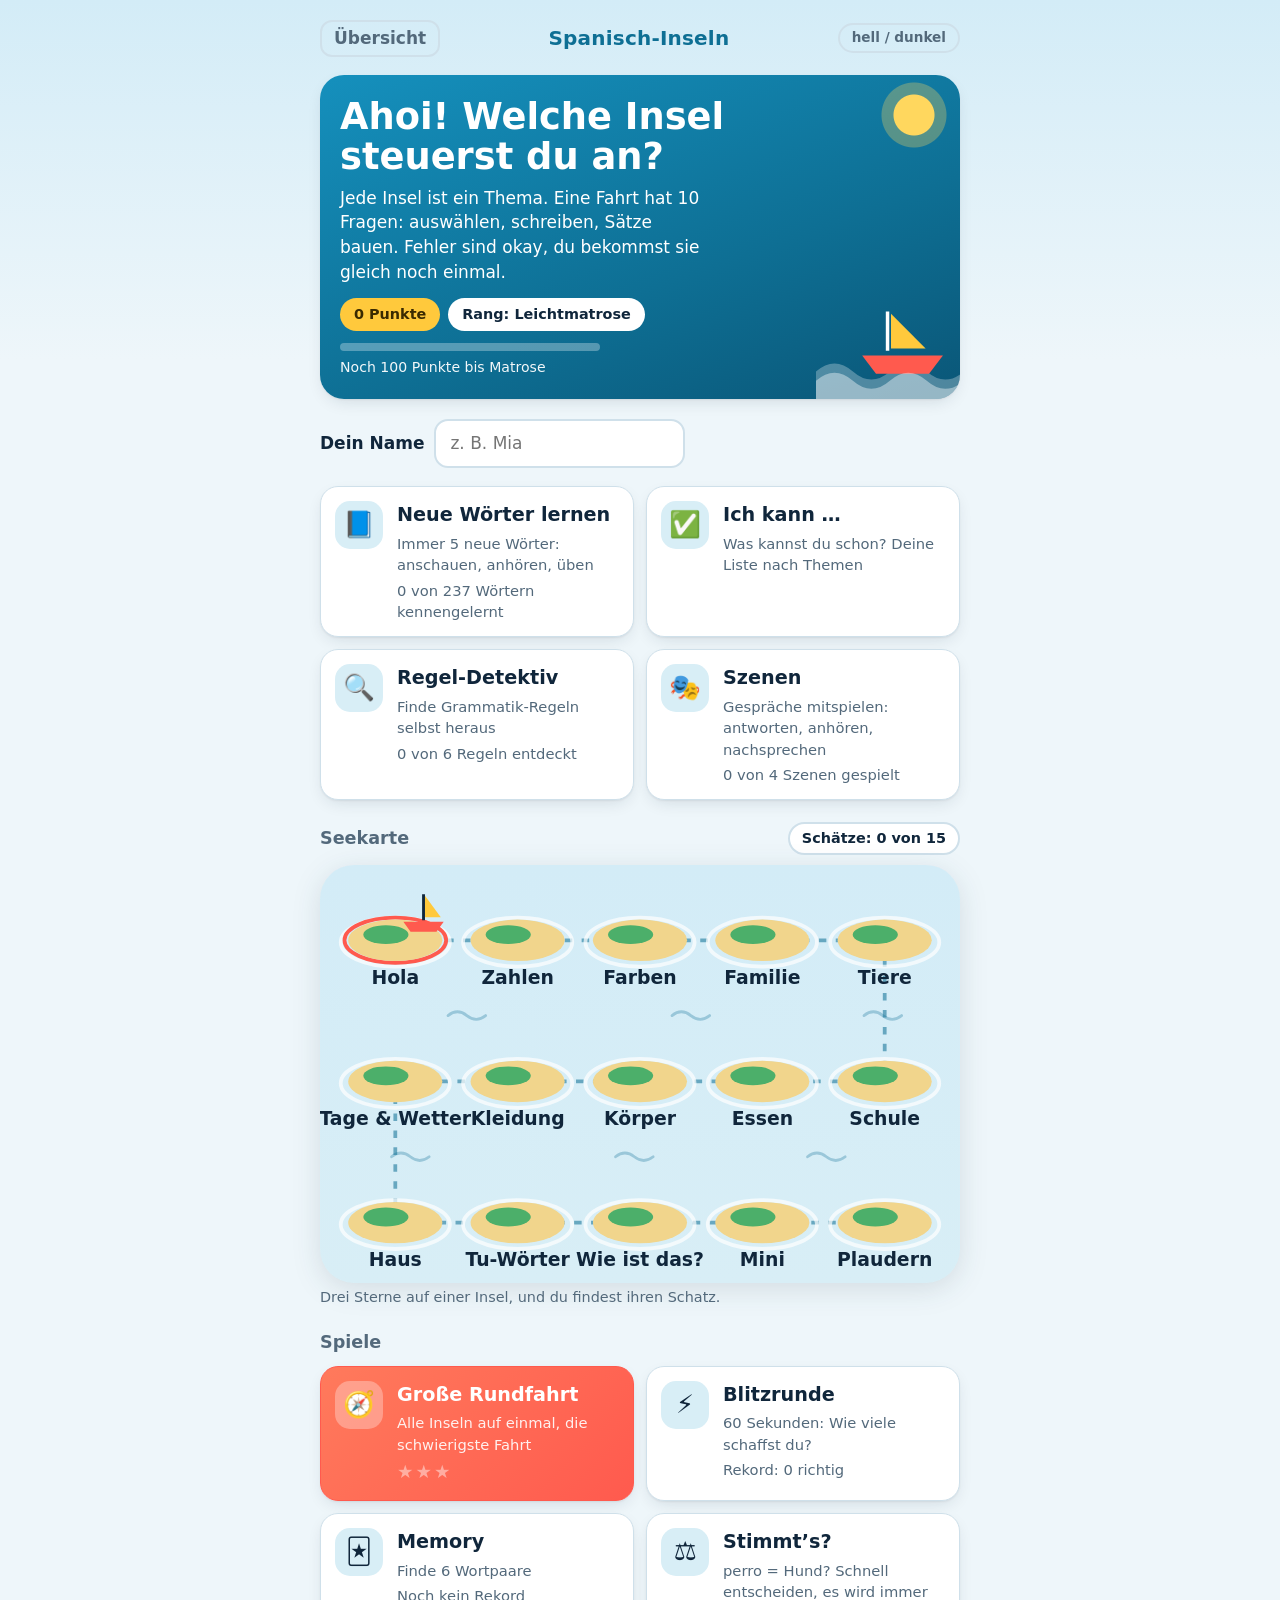
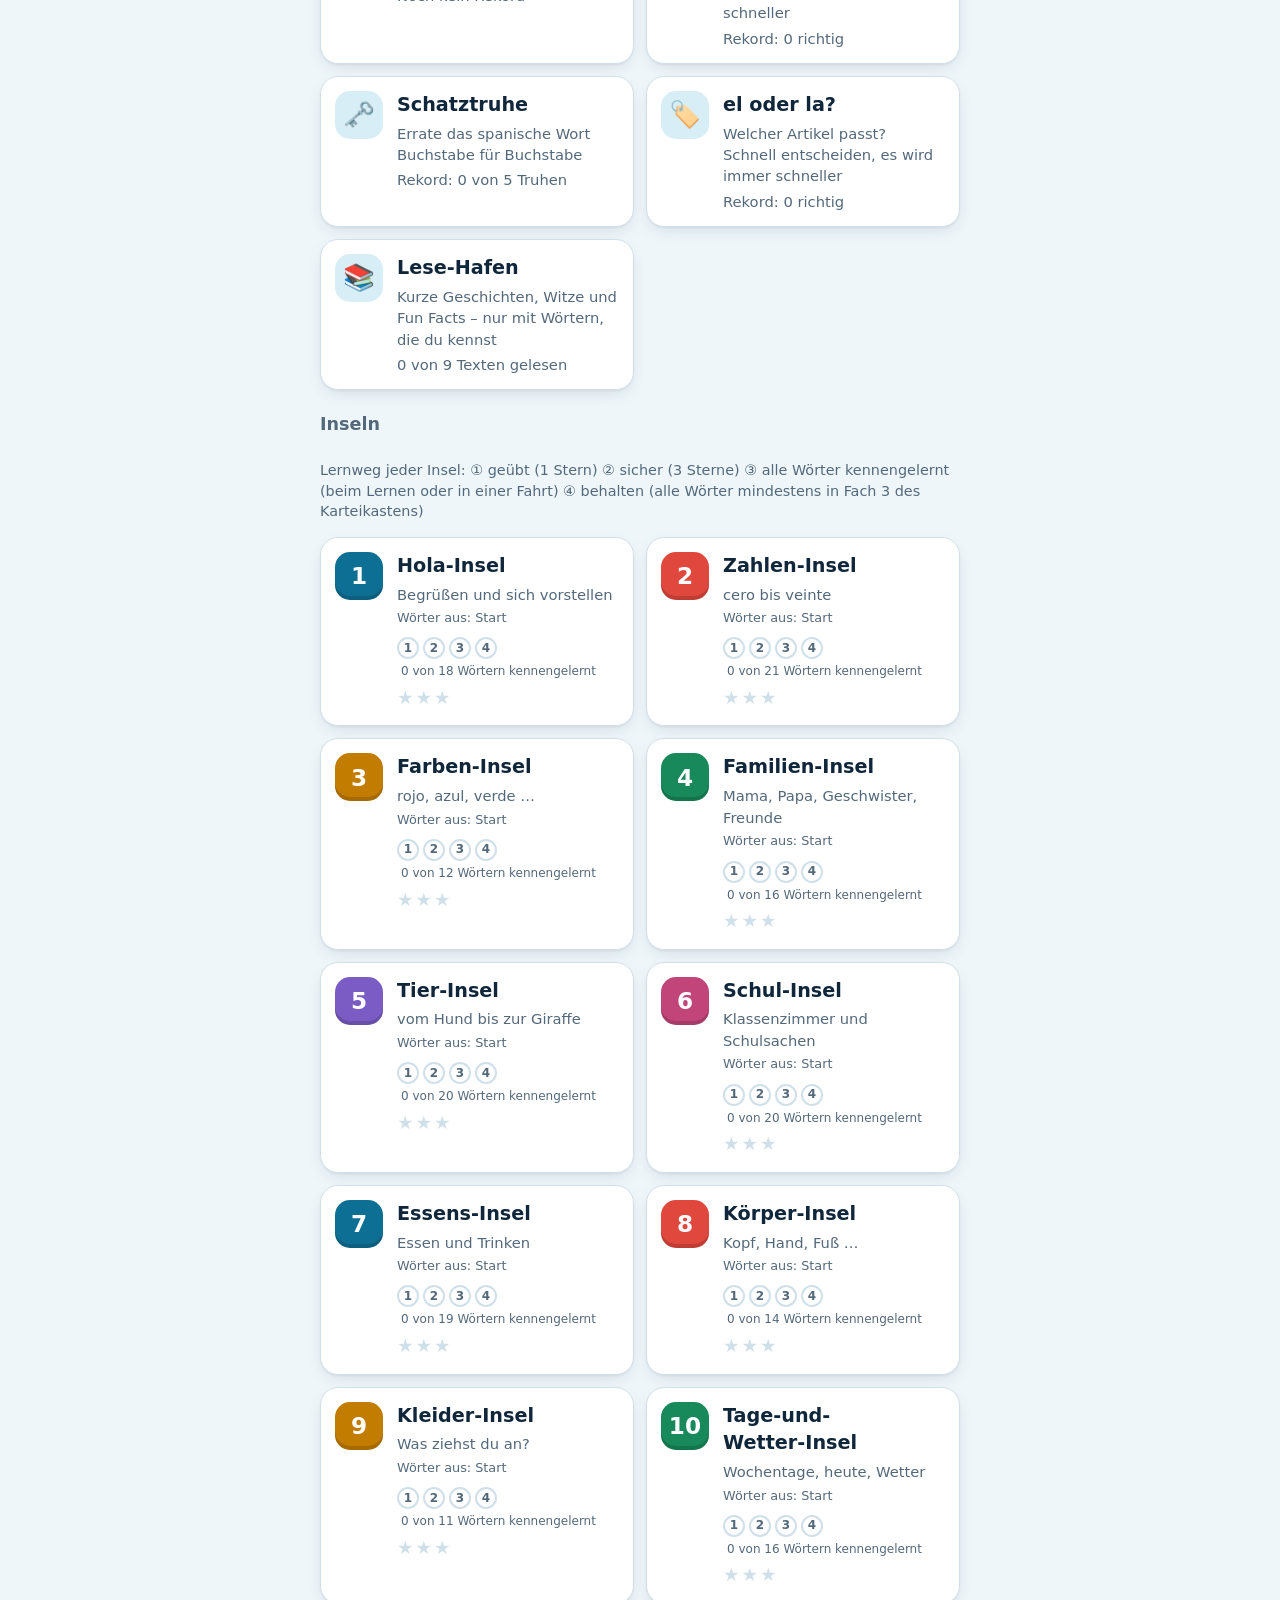
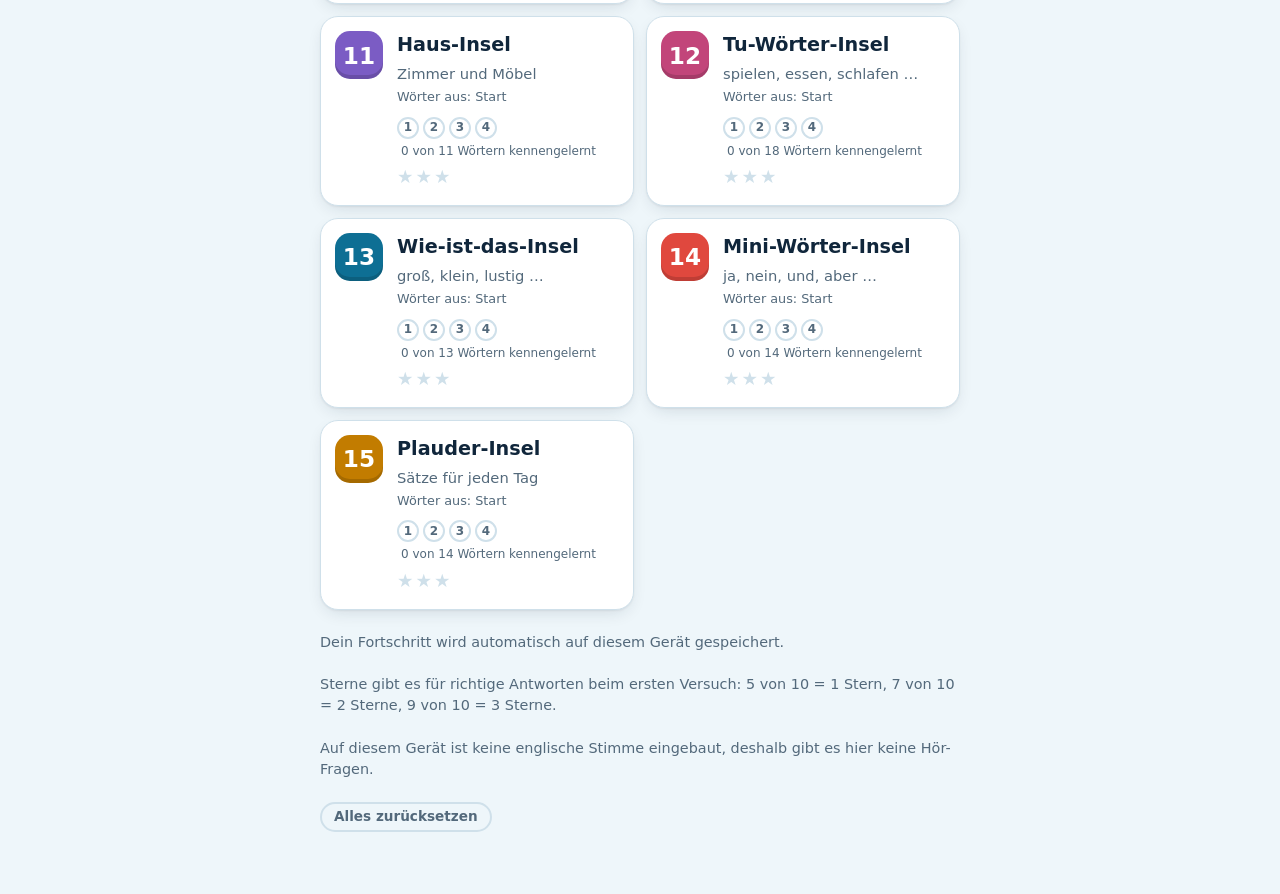
<file: spanisch-a1/vokabeln/index.html>
<!doctype html>
<html lang="de" data-voice="es">
<head>
<meta charset="utf-8">
<meta name="viewport" content="width=device-width,initial-scale=1,viewport-fit=cover">
<meta name="apple-mobile-web-app-capable" content="yes">
<meta name="mobile-web-app-capable" content="yes">
<meta name="apple-mobile-web-app-title" content="Spanisch">
<meta name="apple-mobile-web-app-status-bar-style" content="default">
<link rel="apple-touch-icon" href="[data-uri]">
<link rel="icon" href="[data-uri]">
<style>html{-webkit-text-size-adjust:100%;color-scheme:light}body{margin:0}[hidden]{display:none!important}</style>
<title>Spanisch-Inseln</title>
<link rel="stylesheet" href="../../gemeinsam/stil.css">

</head>
<body>
<div id="app"></div>

<script src="../wortschatz.js"></script>
<script src="../lesetexte.js"></script>
<script src="../grammatik.js"></script>
<script src="../../gemeinsam/gemeinsam.js"></script>
<script src="../../gemeinsam/spiele.js"></script>
<script>
const SPRACHE={brand:'Spanisch-Inseln',key:'esa1-v1',umzug:[],name:'Spanisch',adj:'spanische',wort:'Spanisches Wort',platzhalter:'Español',
 gruss:'¡Hola! ¡Vamos!',beispiel:'perro = Hund?',abc:'abcdefghijklmnñopqrstuvwxyz',sonder:'áéíóúñü¿¡',artikel:/^(el|la|los|las) /,artikelSpiel:['el','la'],tf:['¿Verdadero o falso?','Verdadero','Falso'],
 map:[[40,40],[105,40],[170,40],[235,40],[300,40],[300,115],[235,115],[170,115],[105,115],[40,115],[40,190],[105,190],[170,190],[235,190],[300,190]]}; // map: Seekarte, Reihenfolge wie TOPICS
</script>
<script src="../../gemeinsam/vokabeln.js"></script>

</body>
</html>
</file>
<file: gemeinsam/stil.css>
/* Gemeinsame Gestaltung aller Missionen */
/* Layout: eine schmale Spalte, Inseln als Kacheln, eine Frage pro Bildschirm. Thema: Segeltörn von Insel zu Insel. */
:root{
  --bg:#eef6fa; --card:#ffffff; --ink:#10263b; --muted:#53697b; --line:#cfe0ea;
  --sea:#0e6f94; --sea-soft:#d8eef6; --coral:#ff5a4e; --coral-ink:#ffffff; --sun:#ffc93c; --sun-ink:#3a2a00;
  --good:#17895a; --good-soft:#d9f3e6; --bad:#c93a32; --bad-soft:#fde3e0;
  --sky:#d3ecf7; --shadow:0 1px 2px rgba(16,38,59,.06),0 6px 18px -6px rgba(16,38,59,.16); --shadow-up:0 2px 4px rgba(16,38,59,.08),0 14px 28px -8px rgba(16,38,59,.24);
  --f-display:ui-rounded,'SF Pro Rounded','Arial Rounded MT Bold','Nunito','Trebuchet MS','Segoe UI',system-ui,sans-serif;
  --f-body:system-ui,-apple-system,'Segoe UI',Roboto,'Helvetica Neue',Arial,sans-serif;
}
@media (prefers-color-scheme: dark){:root:not([data-theme="light"]){
  --bg:#0a1a28; --card:#12293c; --ink:#eaf3f9; --muted:#9db4c5; --line:#24435c;
  --sea:#4fc0e8; --sea-soft:#133a52; --coral:#ff7468; --coral-ink:#2b0805; --sun:#ffd25a; --sun-ink:#2b2000;
  --good:#4fd196; --good-soft:#12382b; --bad:#ff8a80; --bad-soft:#401c19; color-scheme:dark;
  --sky:#0f2a40; --shadow:0 1px 2px rgba(0,0,0,.3),0 8px 20px -8px rgba(0,0,0,.55); --shadow-up:0 2px 4px rgba(0,0,0,.35),0 16px 30px -10px rgba(0,0,0,.7);}}
:root[data-theme="dark"]{
  --bg:#0a1a28; --card:#12293c; --ink:#eaf3f9; --muted:#9db4c5; --line:#24435c;
  --sea:#4fc0e8; --sea-soft:#133a52; --coral:#ff7468; --coral-ink:#2b0805; --sun:#ffd25a; --sun-ink:#2b2000;
  --good:#4fd196; --good-soft:#12382b; --bad:#ff8a80; --bad-soft:#401c19; color-scheme:dark;
  --sky:#0f2a40; --shadow:0 1px 2px rgba(0,0,0,.3),0 8px 20px -8px rgba(0,0,0,.55); --shadow-up:0 2px 4px rgba(0,0,0,.35),0 16px 30px -10px rgba(0,0,0,.7);}
*{box-sizing:border-box}
body{background:linear-gradient(180deg,var(--sky),var(--bg) 360px) no-repeat,var(--bg);color:var(--ink);font-family:var(--f-body);font-size:17px;line-height:1.45;padding-inline:16px;padding-block:20px 48px}
#app{max-width:640px;margin:0 auto}
h1,h2,h3{font-family:var(--f-display);margin:0;font-weight:600;text-wrap:balance}
button{font:inherit;color:inherit;cursor:pointer}
button:focus-visible,input:focus-visible,a:focus-visible{outline:3px solid var(--sea);outline-offset:2px}
.top{display:flex;align-items:center;justify-content:space-between;gap:12px;margin-bottom:18px}
.brand{font-family:var(--f-display);font-weight:700;font-size:1.25rem;color:var(--sea);letter-spacing:.01em}
.pill{display:inline-flex;align-items:center;gap:6px;background:var(--card);border:2px solid var(--line);border-radius:999px;padding:4px 12px;color:var(--ink);font-weight:800;font-size:.9rem;font-variant-numeric:tabular-nums}
.pill.sun{background:var(--sun);border-color:var(--sun);color:var(--sun-ink)}
.hero{background:radial-gradient(circle at calc(100% - 46px) 40px,#ffd75e 0 20px,rgba(255,215,94,.3) 21px 32px,rgba(255,215,94,0) 33px),linear-gradient(160deg,#1590bd,var(--sea) 60%,#0a5677);color:#fff;border-radius:24px;padding:22px 20px;margin-bottom:20px;min-height:170px;position:relative;overflow:hidden;box-shadow:var(--shadow)}
.hero>*{position:relative;z-index:1}
:root[data-theme="dark"] .hero{color:#06202e;background:radial-gradient(circle at calc(100% - 46px) 40px,#ffe08a 0 20px,rgba(255,224,138,.35) 21px 32px,rgba(255,224,138,0) 33px),linear-gradient(160deg,#7fd6f2,var(--sea) 60%,#2f9fca)}
@media (prefers-color-scheme: dark){:root:not([data-theme="light"]) .hero{color:#06202e;background:radial-gradient(circle at calc(100% - 46px) 40px,#ffe08a 0 20px,rgba(255,224,138,.35) 21px 32px,rgba(255,224,138,0) 33px),linear-gradient(160deg,#7fd6f2,var(--sea) 60%,#2f9fca)}}
.hero h1{font-size:clamp(1.7rem,6vw,2.3rem);line-height:1.1;padding-right:56px}
.hero p{margin:8px 0 0;max-width:34ch}
.hero>svg{position:absolute;right:-6px;bottom:-4px;width:150px;z-index:0}
.rank{margin-top:14px;display:flex;gap:8px;flex-wrap:wrap}
.rank .pill{border-color:transparent}
.namebox{display:flex;gap:10px;align-items:center;margin-bottom:18px;flex-wrap:wrap}
.namebox label{font-weight:800}
input[type=text]{font:inherit;color:var(--ink);background:var(--card);border:2px solid var(--line);border-radius:14px;padding:10px 14px;min-width:0}
.grid{display:grid;grid-template-columns:repeat(auto-fill,minmax(250px,1fr));gap:12px}
.tile{text-align:left;background:var(--card);border:1px solid var(--line);border-radius:18px;padding:14px 16px;display:grid;gap:4px;align-content:start;position:relative;box-shadow:var(--shadow);transition:transform .15s,box-shadow .15s,border-color .15s}
a.tile{color:inherit;text-decoration:none}
.tile:hover{border-color:var(--sea);transform:translateY(-3px);box-shadow:var(--shadow-up)}
/* Symbol links in der Kachel: Inseln nummeriert wie auf der Seekarte, Spiele mit Bild, Übersicht per data-ico */
.isles{counter-reset:isl}
.isles .tile,.tile[data-ico],#gb,#gm,#rs,.tile[data-t=mix],.tile[data-t=check]{padding-left:76px;min-height:76px}
.isles .tile::before,.tile[data-ico]::before,#gb::before,#gm::before,#rs::before,.tile[data-t=mix]::before,.tile[data-t=check]::before{
  content:attr(data-ico);position:absolute;left:14px;top:14px;width:48px;height:48px;border-radius:15px;display:grid;place-items:center;font-size:1.6rem;line-height:1;background:var(--tint-soft,var(--sea-soft))}
.isles .tile{counter-increment:isl}
.isles .tile::before{content:counter(isl);background:var(--tint,#0e6f94);color:#fff;font:700 1.45rem var(--f-display);box-shadow:inset 0 -4px 0 rgba(0,0,0,.15)}
.isles .tile:nth-child(6n+2){--tint:#e0483e}.isles .tile:nth-child(6n+3){--tint:#c27c00}.isles .tile:nth-child(6n+4){--tint:#17895a}
.isles .tile:nth-child(6n+5){--tint:#7b5cc4}.isles .tile:nth-child(6n){--tint:#c2457a}
#gb::before{content:'⚡'}#gm::before{content:'🃏'}#rs::before{content:'⛵'}.tile[data-t=mix]::before{content:'🧭'}.tile[data-t=check]::before{content:'📝'}
.tile.mix::before,#rs::before{background:rgba(255,255,255,.3)}
.tile h3{font-size:1.2rem}
.tile .sub{color:var(--muted);font-size:.92rem}
.stars{letter-spacing:2px;font-size:1.15rem;color:var(--line)}
.stars b{color:var(--sun);font-weight:400;text-shadow:0 0 0 var(--sun-ink)}
.tile.resume{background:linear-gradient(135deg,#ffd75e,var(--sun));border-color:var(--sun);color:var(--sun-ink)}
.tile.resume .sub{color:inherit}
.tile.mix{background:linear-gradient(135deg,#ff7a5c,var(--coral));border-color:var(--coral);color:var(--coral-ink)}
.tile.mix .sub{color:inherit;opacity:.9}
.tile.mix .stars{color:rgba(255,255,255,.45)}
.tile.mix .stars b{color:#fff}
.sec{margin:22px 0 10px;font-size:1.1rem;color:var(--muted)}
.q-head{display:flex;align-items:center;gap:12px;margin-bottom:12px}
.back{background:none;border:2px solid var(--line);border-radius:12px;padding:4px 12px;font-weight:800;color:var(--muted)}
.track{flex:1;height:14px;background:var(--sea-soft);border-radius:999px;position:relative;box-shadow:inset 0 2px 3px rgba(0,0,0,.08)}
.track i{position:absolute;left:0;top:0;bottom:0;background:linear-gradient(90deg,#4fc0e8,var(--sea));border-radius:999px;transition:width .35s}
.track svg{position:absolute;top:-13px;width:34px;transition:left .35s;margin-left:-12px}
.streak{min-width:78px;text-align:center}
.qcard{background:var(--card);border:1px solid var(--line);border-radius:24px;padding:22px 18px;box-shadow:var(--shadow)}
.kind{display:inline-block;font-size:.78rem;font-weight:800;text-transform:uppercase;letter-spacing:.08em;color:var(--sea);background:var(--sea-soft);border-radius:999px;padding:3px 10px}
.kind.redo{color:var(--coral);background:var(--bad-soft)}
.prompt{font-family:var(--f-display);font-weight:600;font-size:clamp(1.7rem,7vw,2.4rem);line-height:1.15;margin:6px 0 16px;overflow-wrap:anywhere}
.opts{display:grid;gap:10px}
.opt{text-align:left;background:var(--card);border:2px solid var(--line);border-radius:16px;box-shadow:0 3px 0 var(--line);padding:13px 16px;font-weight:800;font-size:1.05rem;overflow-wrap:anywhere}
.opt:hover:not(:disabled){border-color:var(--sea);box-shadow:0 3px 0 var(--sea)}
.opt.right{background:var(--good-soft);border-color:var(--good);color:var(--good);box-shadow:0 3px 0 var(--good)}
.opt.wrong{background:var(--bad-soft);border-color:var(--bad);color:var(--bad);box-shadow:0 3px 0 var(--bad)}
.opt:disabled{cursor:default}
.typebox{display:flex;gap:10px;flex-wrap:wrap}
.typebox input{flex:1 1 180px;font-size:1.2rem;font-weight:800}
.slots{font-family:var(--f-display);letter-spacing:.2em;color:var(--muted);margin:-6px 0 12px;min-height:1.4em}
.btn{background:linear-gradient(180deg,#ff7a6a,var(--coral));color:var(--coral-ink);border:0;border-radius:14px;padding:12px 22px;font-weight:800;font-family:var(--f-display);font-size:1.1rem;box-shadow:0 4px 0 rgba(0,0,0,.18)}
.btn:active{transform:translateY(2px);box-shadow:0 2px 0 rgba(0,0,0,.18)}
.btn.ghost{background:var(--card);box-shadow:none;color:var(--ink);border:2px solid var(--line);box-shadow:none}
.btn.small{padding:8px 14px;font-size:.95rem}
.fb{margin-top:16px;border-radius:16px;padding:14px 16px;display:grid;grid-template-columns:minmax(0,1fr);gap:10px}
.fb.ok{background:var(--good-soft);color:var(--good)}
.fb.no{background:var(--bad-soft);color:var(--bad)}
.fb strong{font-family:var(--f-display);font-size:1.25rem}
.fb .ans{color:var(--ink);font-weight:800}
.fb .row{display:flex;justify-content:flex-end}
.end{text-align:center}
.bigstars{font-size:3rem;letter-spacing:6px;color:var(--line);margin:6px 0}
.bigstars b{color:var(--sun);font-weight:400;text-shadow:0 2px 8px rgba(255,201,60,.6)}
.bigstars span{display:inline-block}
.stats{display:flex;gap:10px;justify-content:center;flex-wrap:wrap;margin:12px 0 18px}
.mist{text-align:left;background:var(--card);border:1px solid var(--line);box-shadow:var(--shadow);border-radius:16px;padding:12px 16px;margin:14px 0}
.mist h3{font-size:1.05rem;margin-bottom:6px}
.mist ul{margin:0;padding-left:18px}
.mist li{margin:3px 0}
.actions{display:flex;gap:10px;justify-content:center;flex-wrap:wrap}
.tip{color:var(--muted);font-size:.9rem;margin-top:22px}
.theme{background:none;border:2px solid var(--line);border-radius:999px;padding:3px 12px;font-weight:800;font-size:.85rem;color:var(--muted)}
@keyframes pop{0%{transform:scale(.3) rotate(-20deg);opacity:0}70%{transform:scale(1.25)}100%{transform:scale(1);opacity:1}}
.pop{animation:pop .5s both}
/* Bewegung nur auf Startseite, Seekarte und Endbildschirm, nie während einer Aufgabe (Kinder sollen sich dort konzentrieren) */
@keyframes rise{from{opacity:0;transform:translateY(14px)}}
@keyframes rock{from{transform:rotate(-4deg) translateY(1px)}to{transform:rotate(4deg) translateY(-2px)}}
@keyframes waves{to{transform:translateX(-64px)}}
@keyframes drift{from{transform:translateX(-5px)}to{transform:translateX(5px)}}
@keyframes ping{from{opacity:.7;transform:scale(.85)}to{opacity:0;transform:scale(1.5)}}
@keyframes twinkle{0%,100%{opacity:0;transform:scale(.4)}50%{opacity:1;transform:scale(1)}}
@keyframes fall{from{transform:translateY(0) rotate(0)}to{transform:translateY(560px) rotate(var(--r));opacity:.2}}
#app:has(>.hero)>*{animation:rise .45s both}
#app:has(>.hero)>:nth-child(2){animation-delay:.04s}#app:has(>.hero)>:nth-child(3){animation-delay:.08s}#app:has(>.hero)>:nth-child(4){animation-delay:.12s}
#app:has(>.hero)>:nth-child(5){animation-delay:.16s}#app:has(>.hero)>:nth-child(6){animation-delay:.2s}#app:has(>.hero)>:nth-child(n+7){animation-delay:.24s}
.hero .bob,.map .bob{transform-box:fill-box;transform-origin:50% 100%;animation:rock 2.6s ease-in-out infinite alternate}
.hero .wv{animation:waves 7s linear infinite}.hero .wv2{animation-duration:4.5s}
.map .ripple{fill:none;stroke:var(--sea);stroke-width:1.5;stroke-linecap:round;opacity:.3;animation:drift 4s ease-in-out infinite alternate}
.map .ripple:nth-of-type(2n){animation-duration:5.5s;animation-direction:alternate-reverse}
.map .ping{fill:none;stroke:var(--coral);stroke-width:2;transform-box:fill-box;transform-origin:center;animation:ping 1.8s ease-out infinite}
.map .spark{fill:#fff3b0;transform-box:fill-box;transform-origin:center;animation:twinkle 2.2s ease-in-out infinite}
.end{position:relative;overflow:hidden;animation:rise .4s both}
.confetti{position:absolute;inset:0;pointer-events:none;z-index:2}
.confetti i{position:absolute;top:-14px;width:8px;height:13px;border-radius:2px;animation:fall 2.6s cubic-bezier(.3,.6,.6,1) both}
@media (prefers-reduced-motion:reduce){.pop,#app>*,.end,.bob,.wv,.ripple,.ping,.spark{animation:none!important}.confetti{display:none}.tile,.track i,.track svg{transition:none}}
/* Seekarte */
.maphead{display:flex;justify-content:space-between;align-items:center;gap:10px;margin:22px 0 10px}
.map{display:block;width:100%;height:auto}
.map .sea{fill:url(#seaG)}
.map .sea1{stop-color:var(--sea-soft)}.map .sea2{stop-color:var(--sky)}
.map .foam{fill:none;stroke:#fff;stroke-width:2;opacity:.7}
.map .route{fill:none;stroke:var(--sea);stroke-width:2;stroke-dasharray:4 5;opacity:.55}
.map .sand{fill:#f1d58c}
.map .green{fill:#4caf6a}
.map .pole{stroke:var(--ink);stroke-width:1.5}
.map .mapboat{color:var(--ink)}
.map text{fill:var(--ink);font:700 10px var(--f-body);text-anchor:middle}
.isl{cursor:pointer;outline:none}
.map{filter:drop-shadow(0 6px 14px rgba(16,38,59,.12))}
.isl:hover .sand,.isl:focus-visible .sand{stroke:var(--coral);stroke-width:3}
.treasure{display:flex;align-items:center;justify-content:center;gap:10px;font-weight:800;color:var(--sea);margin:4px 0 10px}
/* Satzbaukasten */
.line{min-height:56px;border:2px dashed var(--line);border-radius:14px;padding:6px;display:flex;flex-wrap:wrap;gap:8px;margin-bottom:12px}
.line.right{border-style:solid;border-color:var(--good);background:var(--good-soft)}
.line.wrong{border-style:solid;border-color:var(--bad);background:var(--bad-soft)}
.chips{display:flex;flex-wrap:wrap;gap:8px;min-height:44px}
.chip{background:var(--card);border:2px solid var(--sea);color:var(--ink);border-radius:12px;padding:8px 14px;font-weight:800;font-size:1.05rem}
.chip:disabled{cursor:default}
.chip[aria-pressed=true]{background:var(--sea-soft);box-shadow:inset 0 0 0 2px var(--sea)}
.chip.right{background:var(--good-soft);border-color:var(--good);color:var(--good);box-shadow:none}
.chip.wrong{background:var(--bad-soft);border-color:var(--bad);color:var(--bad);box-shadow:none;text-decoration:line-through}
.chip.miss{border-style:dashed;border-color:var(--good);color:var(--good)}
/* Memory und Blitzrunde */
.memo{display:grid;grid-template-columns:repeat(3,1fr);gap:10px}
@media (min-width:520px){.memo{grid-template-columns:repeat(4,1fr)}}
.card{min-height:86px;background:var(--sea);color:var(--card);border:2px solid var(--sea);border-radius:14px;padding:6px;font-weight:800;font-size:1rem;overflow-wrap:anywhere;transition:background .2s}
.card.up{background:var(--card);color:var(--ink)}
.card.found{background:var(--good-soft);color:var(--good);border-color:var(--good);cursor:default}
.timer i{background:var(--coral)}
/* Spiele: Häfen, Satz-Detektiv, Abc-Leiter, Memory-Stufen */
.opts.haefen{grid-template-columns:repeat(3,minmax(0,1fr))}.haefen .opt{text-align:center;font-size:1.2rem}
.du{white-space:nowrap}.dtext{font-size:1.25rem;line-height:2.3;font-weight:700;margin:6px 0 0}
.dgap{display:inline-block;min-width:26px;height:1.6em;vertical-align:middle;margin:0 1px;padding:0 4px;border:2px dashed var(--line);border-radius:8px;background:transparent;color:var(--coral);font-weight:800;font-size:1.2rem;line-height:1}
.dgap:not(:empty){border-style:solid;border-color:var(--sea)}.dgap.right{border-color:var(--good);color:var(--good);background:var(--good-soft)}
.dgap.wrong{border-color:var(--bad);color:var(--bad);background:var(--bad-soft);text-decoration:line-through}.dgap.miss{border-color:var(--good);color:var(--good)}
.leiter{display:grid;gap:4px;margin-top:8px}.sprosse{background:var(--sea-soft);border-radius:10px;padding:7px 14px;font-weight:800;overflow-wrap:anywhere}
.slot{border:2px dashed var(--line);background:transparent;border-radius:10px;padding:3px;color:var(--muted);font-size:.85rem;font-weight:700}
.slot.right{border-style:solid;border-color:var(--good);color:var(--good);background:var(--good-soft);font-size:1rem}.slot.wrong{border-color:var(--bad);color:var(--bad)}
.levels{display:flex;flex-wrap:wrap;gap:8px;margin:0 0 14px}
.kasse,.tresen{display:flex;flex-wrap:wrap;gap:8px}.tresen{min-height:64px;border:2px dashed var(--line);border-radius:14px;padding:6px;margin-top:4px}
.geld{min-width:52px;height:52px;border-radius:999px;border:3px solid #c9a227;background:#f6dc85;color:#3a2a00;font-weight:800;font-size:.95rem;padding:0 6px}
.truhe{display:flex;flex-wrap:wrap;gap:6px;justify-content:center;margin:14px 0}.bs{min-width:1.3em;height:1.7em;border-bottom:3px solid var(--sea);display:inline-grid;place-items:center;font-weight:800;font-size:1.6rem;font-family:var(--f-display)}.bs.frei{border-color:transparent}
.abc{display:grid;grid-template-columns:repeat(7,minmax(0,1fr));gap:6px}.abc button{background:var(--card);border:2px solid var(--line);border-radius:10px;padding:8px 0;font-weight:800;font-size:1.1rem;color:var(--ink)}
.abc button.right{background:var(--good-soft);border-color:var(--good);color:var(--good)}.abc button.wrong{background:var(--bad-soft);border-color:var(--bad);color:var(--bad);text-decoration:line-through}
.geld.schein{border-radius:8px;min-width:68px;border-color:#5b9a70;background:#d3ecdb;color:#173623}.geld:disabled{opacity:.75}
.bignum{font-family:var(--f-display);font-size:4rem;font-weight:700;color:var(--sea);line-height:1;margin:8px 0}
.fb .row{gap:10px}
.prompt .btn{font-size:1.1rem}
@media (prefers-reduced-motion:reduce){.card{transition:none}}
/* Fortschritt zum nächsten Rang (im blauen Kopfbereich) */
.rbar{height:8px;background:rgba(255,255,255,.3);border-radius:999px;margin-top:12px;max-width:260px;position:relative;z-index:1}
.rbar i{display:block;height:100%;background:var(--sun);border-radius:999px}
.rnext{font-size:.88rem;margin:6px 0 0!important;opacity:.95;position:relative;z-index:1}
/* Sätze statt einzelner Wörter (Pronomen-Inseln) */
.prompt.sm{font-size:clamp(1.25rem,5vw,1.6rem);line-height:1.3}
.prompt b,.opt b{color:var(--coral)}
details.mist summary{cursor:pointer}
.cheat{border-collapse:collapse;width:100%;margin:10px 0}
.cheat th,.cheat td{text-align:left;padding:5px 8px;border-bottom:1px solid var(--line)}
/* Mathe: Zahlen-Eingabe, Klecks, Grafiken */
.typebox .unit{align-self:center;font-weight:800;font-size:1.15rem;color:var(--muted)}
.blob{display:inline-block;width:1.5em;height:1.1em;line-height:1.1em;border-radius:46% 54% 40% 60%;background:var(--coral);color:transparent;vertical-align:-0.12em}
.prompt p{margin:0 0 10px}
.prompt .big{font-size:clamp(1.5rem,6vw,2rem);font-variant-numeric:tabular-nums}
.prompt .words{font-size:1.05rem;overflow-wrap:anywhere;line-height:1.4}
.prompt .ctitle{font-size:.95rem;font-weight:800;color:var(--muted);margin:0 0 4px}
.chart,.strahl{display:block;width:100%;max-width:420px;height:auto;margin:0 0 8px}
.chart text,.strahl text{fill:var(--ink);font-family:var(--f-body)}
.chart .grid{stroke:var(--line);stroke-width:1}
.chart .bar{fill:var(--sea)}
.strahl .axis{stroke:var(--ink);stroke-width:1.5}
.strahl .arrow{fill:var(--coral)}.strahl .arrowline{stroke:var(--coral);stroke-width:3}
.tally line{stroke:var(--ink);stroke-width:2;stroke-linecap:round}
.strich,.vt,.receipt{border-collapse:collapse;font-size:1rem;margin:0 0 10px}
.strich td,.vt td,.vt th,.receipt td{border:1px solid var(--line);padding:5px 10px;text-align:left}
.vt th{font-weight:800}.receipt td:last-child{text-align:right;font-variant-numeric:tabular-nums}.receipt .sum td{font-weight:800}
.mauer{display:inline-grid;gap:4px;margin:4px 0}
.mrow{display:flex;justify-content:center;gap:4px}
.brick{min-width:64px;padding:8px 6px;text-align:center;border:2px solid var(--line);border-radius:8px;background:var(--bg);font-weight:800;font-size:1.1rem}
.brick.q{border-color:var(--coral);color:var(--coral)}
.opts.raw{grid-template-columns:repeat(auto-fit,minmax(150px,1fr))}
.opts.raw .opt{padding:6px}
.opts.raw svg{display:block;width:100%;height:auto}
.cancheck{width:100%;border-collapse:collapse;text-align:left;margin:12px 0}
.cancheck th,.cancheck td{border-bottom:1px solid var(--line);padding:6px 4px;vertical-align:middle}
.cancheck .face{font-size:1.5rem;text-align:center}
/* Mathe: Säulen ziehen, Pfeil setzen */
.drawsvg,.marksvg{touch-action:none;cursor:pointer;user-select:none;-webkit-user-select:none;outline:none}
.drawsvg.locked{cursor:default}
.dbar .knob{fill:var(--coral)}
.dbar:focus{outline:none}.dbar:focus .knob{stroke:var(--ink);stroke-width:2}
.dbar.good .bar{fill:var(--good)}.dbar.bad .bar{fill:var(--bad)}.dbar.good .knob,.dbar.bad .knob{display:none}
.chart .target{fill:none;stroke:var(--good);stroke-width:2.5;stroke-dasharray:5 3}
.marksvg:focus-visible{outline:3px solid var(--sea);outline-offset:2px;border-radius:6px}
.strahl .hit{fill:transparent}
.mark path{fill:var(--coral)}.mark line{stroke:var(--coral);stroke-width:3}
.mark.good path,.mark.right path{fill:var(--good)}.mark.good line,.mark.right line{stroke:var(--good)}
.mark.bad path{fill:var(--bad)}.mark.bad line{stroke:var(--bad)}
/* Deutsch: Lücke, Bild zum Wort, Abc-Leiste */
.gap{display:inline-block;min-width:1.4em;padding:0 .15em;border-radius:6px;background:var(--coral);color:var(--coral-ink);text-align:center;font-weight:800}
.emo{font-size:1.4em;margin-right:.35em;vertical-align:-0.1em}
.prompt .emo:only-child{font-size:3.2rem}
.abcrow{display:flex;flex-wrap:wrap;gap:3px;font-size:.75rem;margin:4px 0 10px}
.abcrow span{display:grid;justify-items:center;min-width:1.7em;padding:2px 0;border:1px solid var(--line);border-radius:5px;color:var(--muted)}
.abcrow b{color:var(--ink);font-size:.95rem}
/* Lange Wörter (z. B. Zahlwörter wie "sechshundertdreiundzwanzigtausend") dürfen nie über den Rand laufen:
   erst mit deutscher Silbentrennung umbrechen, notfalls an beliebiger Stelle. Kästen werden nie breiter als ihr Platz. */
.qcard,.mist,.fb,.tile,.hero,.cancheck td{overflow-wrap:anywhere;min-width:0}
.fb .ans,.fb strong,.prompt,.opt,.mist li,.chip,.kind{overflow-wrap:anywhere;-webkit-hyphens:auto;hyphens:auto}
.fb .row,.actions,.typebox{min-width:0;flex-wrap:wrap}
.top,.q-head{flex-wrap:wrap}.brand{min-width:0;overflow-wrap:anywhere}
.qcard img,.qcard svg,.qcard table{max-width:100%}
/* Schriftlich rechnen (Mathe 3): Stellenwerttafel mit Eingabekästchen */
.spalten{border-collapse:collapse;font:700 1.5rem/1 var(--f-display);margin:4px 0;font-variant-numeric:tabular-nums}
.spalten td{width:2.1rem;height:2.3rem;text-align:center;padding:0}.spalten .kopf td{font-size:.8rem;color:var(--muted);height:1.4rem}.spalten .op{width:1.6rem;color:var(--muted)}
.spalten tr.erg td{border-top:3px solid var(--ink)}.spalten tr.ue td{height:1.7rem}.spalten tr.ue+tr.erg td{border-top:3px solid var(--ink)}
.spalten input{width:1.8rem;height:2rem;text-align:center;font:inherit;border:2px solid var(--line);border-radius:8px;background:var(--card);color:var(--ink);padding:0}
.spalten .ueb{width:1.3rem;height:1.4rem;font-size:.9rem;border-style:dashed}.spalten input.good{border-color:var(--good);background:var(--good-soft)}.spalten input.bad{border-color:var(--bad);background:var(--bad-soft)}
/* Zahlen bis 1000 (Mathe 3): Geheimschrift, Plättchen in der Stellenwerttafel, Tafel-Ausschnitt, Körper, Zähler zum Zeichnen */
.geheim{display:block;height:68px;width:auto;max-width:100%;margin:6px 0}
.geheim .hq{fill:none;stroke:var(--ink);stroke-width:2}.geheim .zs{stroke:var(--ink);stroke-width:2.5}.geheim .ep{fill:var(--ink)}
.stw{border-collapse:collapse;margin:6px 0}.stw th,.stw td{border:2px solid var(--line);width:80px;text-align:center;padding:4px}.stw th{color:var(--muted);font-size:.9rem}
.stw td{height:48px;line-height:0}.pl{display:inline-block;width:12px;height:12px;border-radius:50%;background:var(--coral);margin:2px}
.tafel{border-collapse:collapse;margin:6px 0;font:700 1.2rem var(--f-display)}.tafel td{border:2px solid var(--line);width:3.2rem;height:2.4rem;text-align:center}
.koerper{display:block;width:150px;height:auto;margin:4px 0}.koerper path,.koerper circle,.koerper ellipse{fill:none;stroke:var(--ink);stroke-width:2.5;stroke-linejoin:round}.koerper .dash{stroke-dasharray:5 4;stroke-width:1.8;opacity:.7}
.zbild{min-height:74px}.zaehler{display:grid;gap:6px;margin-top:6px}.zr{display:flex;align-items:center;gap:8px}.zr span{flex:1}.zr b{min-width:1.5em;text-align:center;font-size:1.2rem}
/* Lese-Hafen (Englisch 5): Wörter zum Antippen, Bedeutung oben im Kasten */
.lesetext{font-size:1.15rem;line-height:1.75}.lesetext p{margin:0 0 10px}
.lw{background:none;border:0;border-bottom:1px dotted var(--muted);padding:0 1px;margin:0;font:inherit;color:inherit;cursor:pointer}.lw.an{background:var(--sun);color:var(--sun-ink);border-radius:4px}
.lbox{position:sticky;top:6px;z-index:2;background:var(--sea-soft);border-radius:12px;padding:8px 12px;margin:8px 0 12px;min-height:2.6em;overflow-wrap:anywhere}
.tf{margin:0 0 10px}.tf p{margin:0 0 6px;font-weight:700}.opts.tfo{grid-template-columns:1fr 1fr}
/* Schild „neu“ für Inseln mit neuen Vokabeln (Seekarte und Kacheln) */
.map .neu rect{fill:var(--coral)}.map .neu text{fill:var(--coral-ink);font-size:8.5px;font-weight:800;text-anchor:middle}
.pill.neu{background:var(--coral);border-color:var(--coral);color:var(--coral-ink);font-size:.75rem;padding:1px 8px;vertical-align:middle}.tile .herkunft{font-size:.8rem}
/* Sonderzeichen-Tasten unter dem Eingabefeld (Spanisch: á é í ó ú ñ ü ¿ ¡) */
.sonder{display:flex;flex-wrap:wrap;gap:6px;margin-top:10px}.sonder .btn{min-width:40px;padding:6px 10px;font-size:1.05rem}
/* Neue Wörter lernen: Karte und Fortschritt je Insel */
.lernkarte{text-align:center}.lernkarte .big{font-size:clamp(1.8rem,8vw,2.6rem);margin:10px 0 4px}.lernkarte .lde{font-size:1.25rem;color:var(--muted);margin:0 0 12px}.lernkarte .row{justify-content:center}
.lbar{display:block;height:8px;background:var(--sea-soft);border-radius:999px;overflow:hidden;margin-top:6px}.lbar i{display:block;height:100%;background:var(--good)}
.cancheck .theme{white-space:nowrap;overflow-wrap:normal;hyphens:none}
/* Karteikasten und Lernweg */
.kasten{display:grid;grid-template-columns:repeat(5,minmax(0,1fr));gap:6px}.kasten div{background:var(--card);border:2px solid var(--line);border-radius:12px;padding:8px 4px;text-align:center}.kasten b{display:block;font-size:1.3rem}.kasten span{font-size:.75rem;color:var(--muted)}
.weg{display:flex;flex-wrap:wrap;align-items:center;gap:4px;margin-top:6px}.weg small{color:var(--muted);font-size:.75rem;margin-left:4px}.weg i{width:22px;height:22px;border-radius:50%;display:grid;place-items:center;font-style:normal;font-size:.75rem;font-weight:800;border:2px solid var(--line);color:var(--muted)}.weg i.an{background:var(--good);border-color:var(--good);color:#fff}
/* Regel-Detektiv und Szenen */
.bsp{list-style:none;padding:0;margin:8px 0 16px}.bsp li{display:flex;flex-wrap:wrap;align-items:center;gap:2px 10px;padding:8px 0;border-bottom:1px solid var(--line)}.bsp .f{font-size:1.15rem;font-weight:700;overflow-wrap:anywhere}.bsp .f b{color:var(--coral)}.bsp .d{color:var(--muted);flex:1;min-width:8em}
.chat{display:flex;flex-direction:column;gap:8px;margin:10px 0 14px}.sz{max-width:88%;align-self:flex-start;background:var(--sea-soft);border-radius:16px 16px 16px 4px;padding:8px 12px;overflow-wrap:anywhere}.sz.du{align-self:flex-end;background:var(--good-soft);border-radius:16px 16px 4px 16px}.sz p{margin:2px 0;font-size:1.1rem;font-weight:700;display:flex;flex-wrap:wrap;align-items:center;gap:4px 8px}.sz p span{min-width:0}.sz .wer,.sz .de{display:block;font-size:.8rem;color:var(--muted)}
/* Class-Test-Inseln: Stundenplan, Uhr, Bild zum Zählen */
.plan{border-collapse:collapse;width:100%;font-size:.8rem;margin:0 0 12px;table-layout:fixed}.plan th,.plan td{border:1px solid var(--line);padding:4px 3px;text-align:center;overflow-wrap:anywhere;font-weight:600}.plan th{background:var(--sea-soft)}.plan td:first-child{font-weight:800;color:var(--muted)}.plan tr.pz td{background:var(--sun);color:var(--sun-ink);font-weight:700}
.uhr{display:block;margin:4px auto 8px}.bild{background:var(--sea-soft);border-radius:14px;padding:10px;margin:0 0 10px;text-align:center}.bild div{display:flex;flex-wrap:wrap;justify-content:center;gap:6px 16px;font-size:1.7rem;margin-top:6px}.bild span{letter-spacing:2px}
</file>
